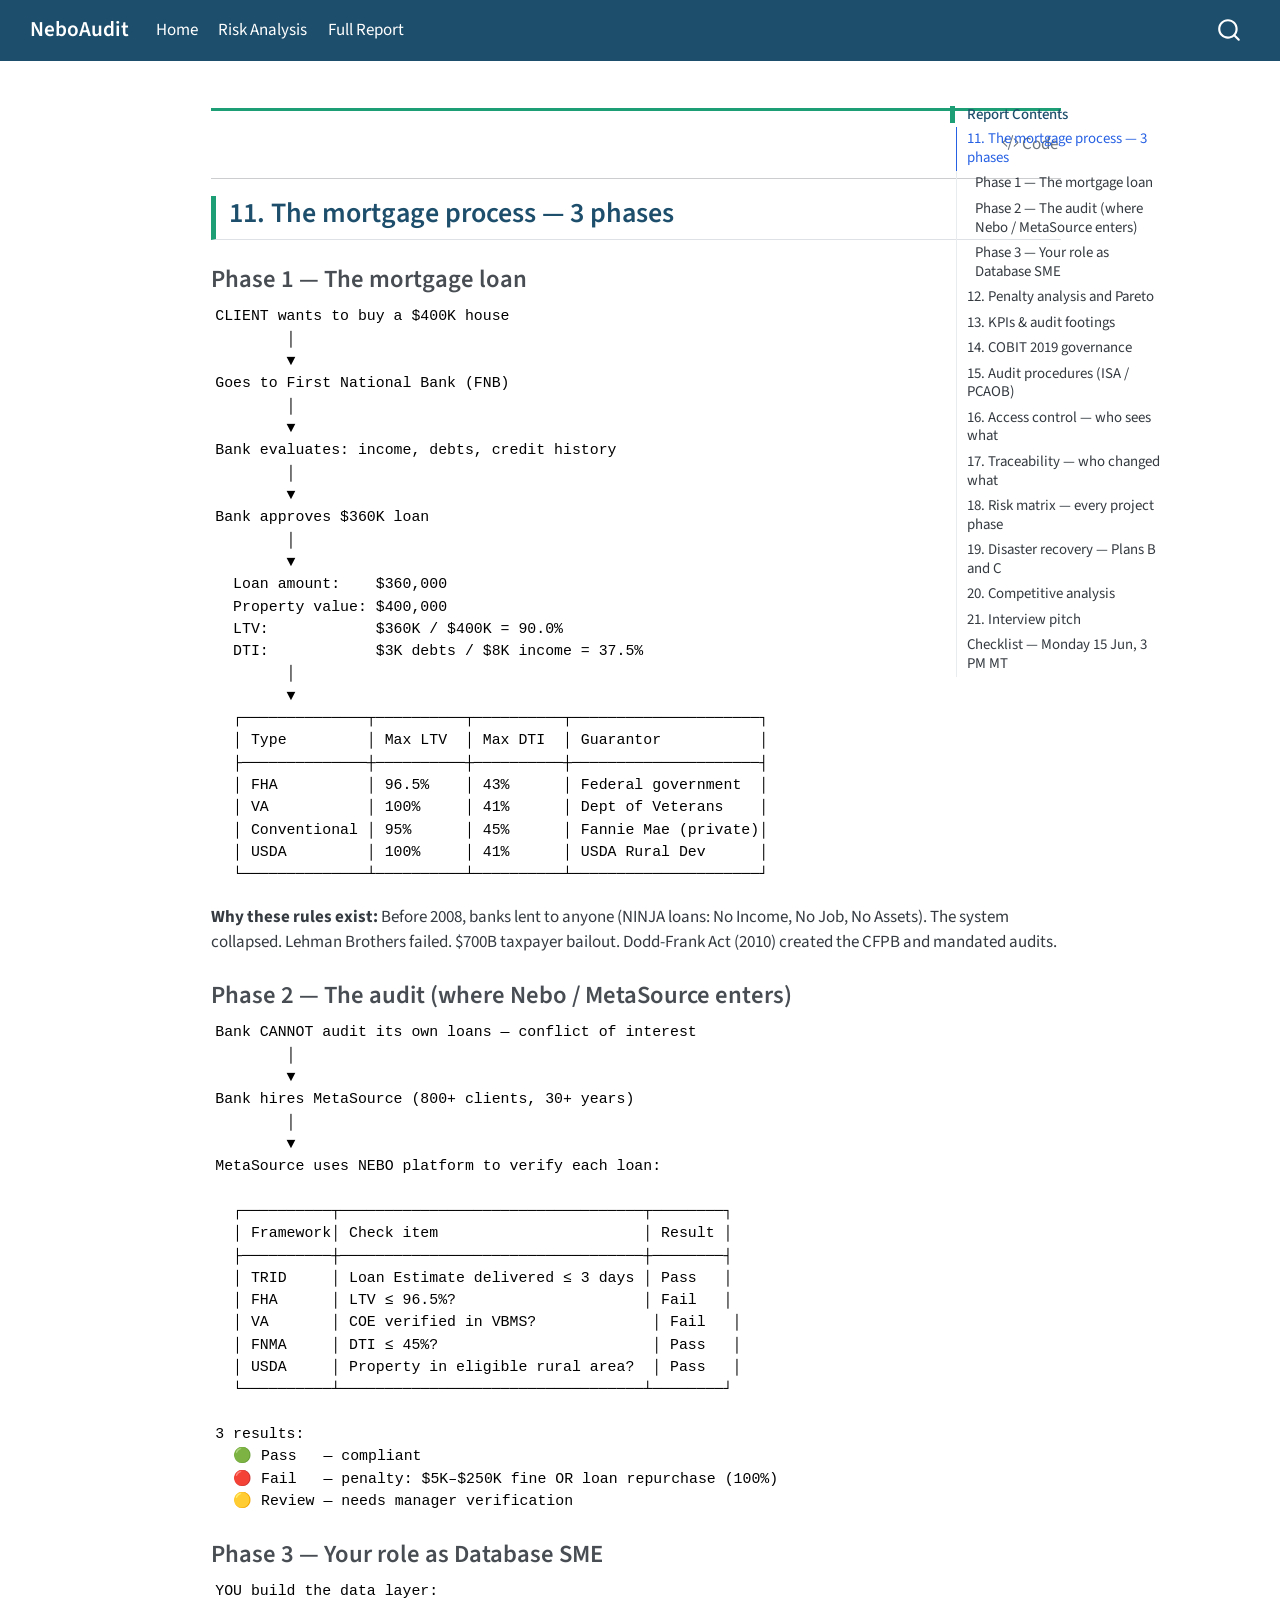
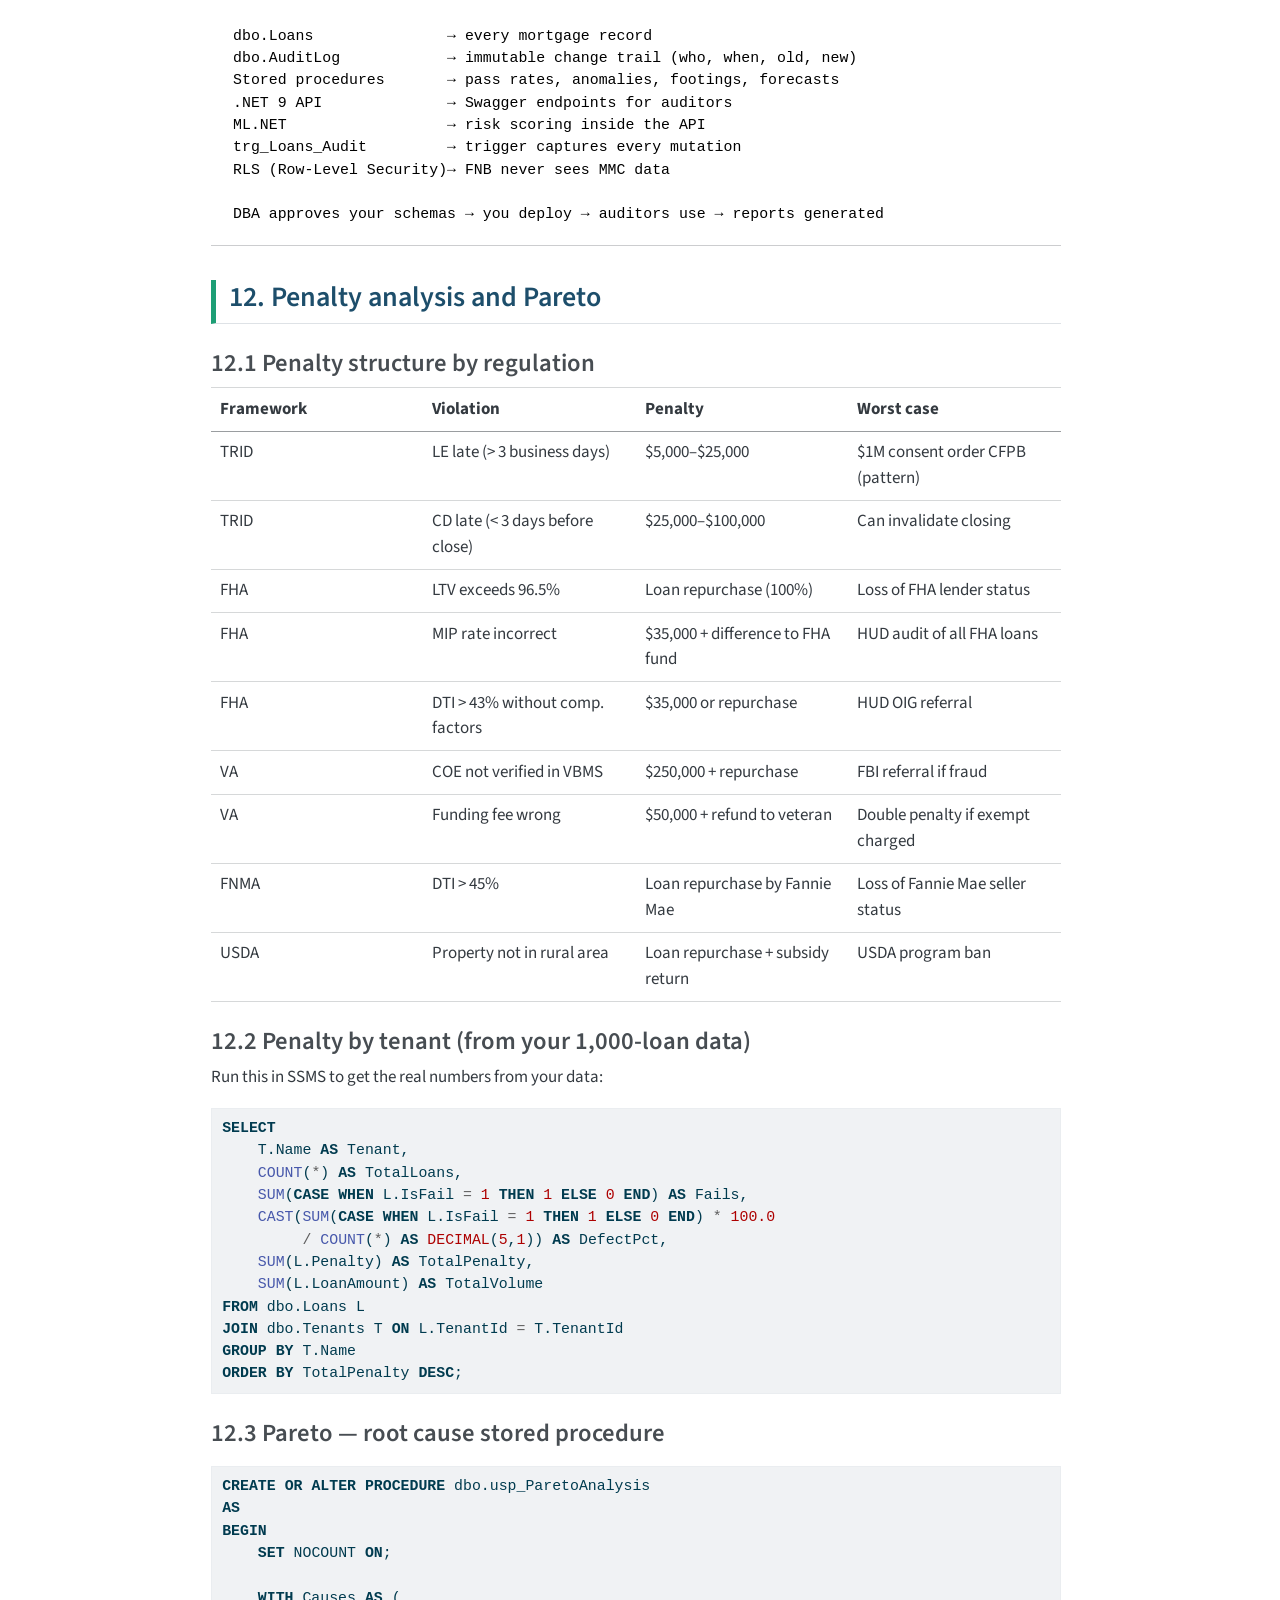
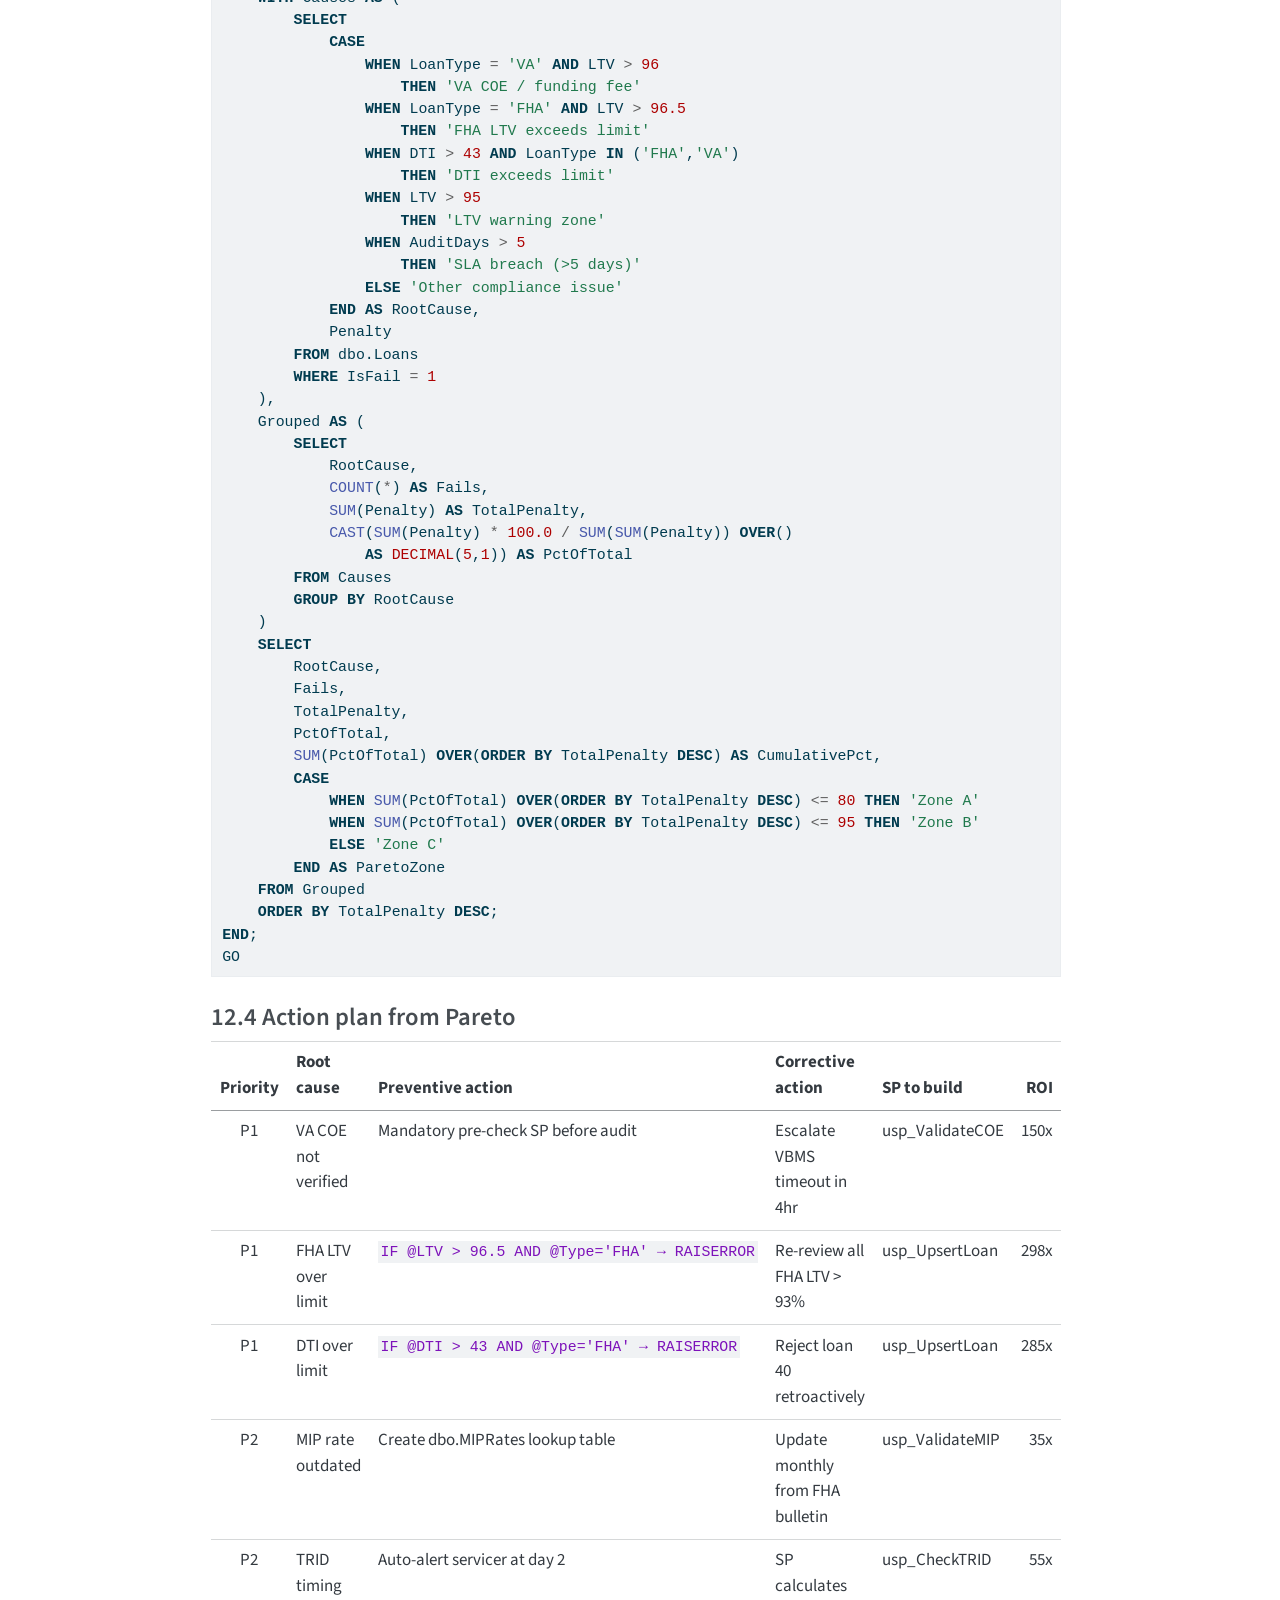
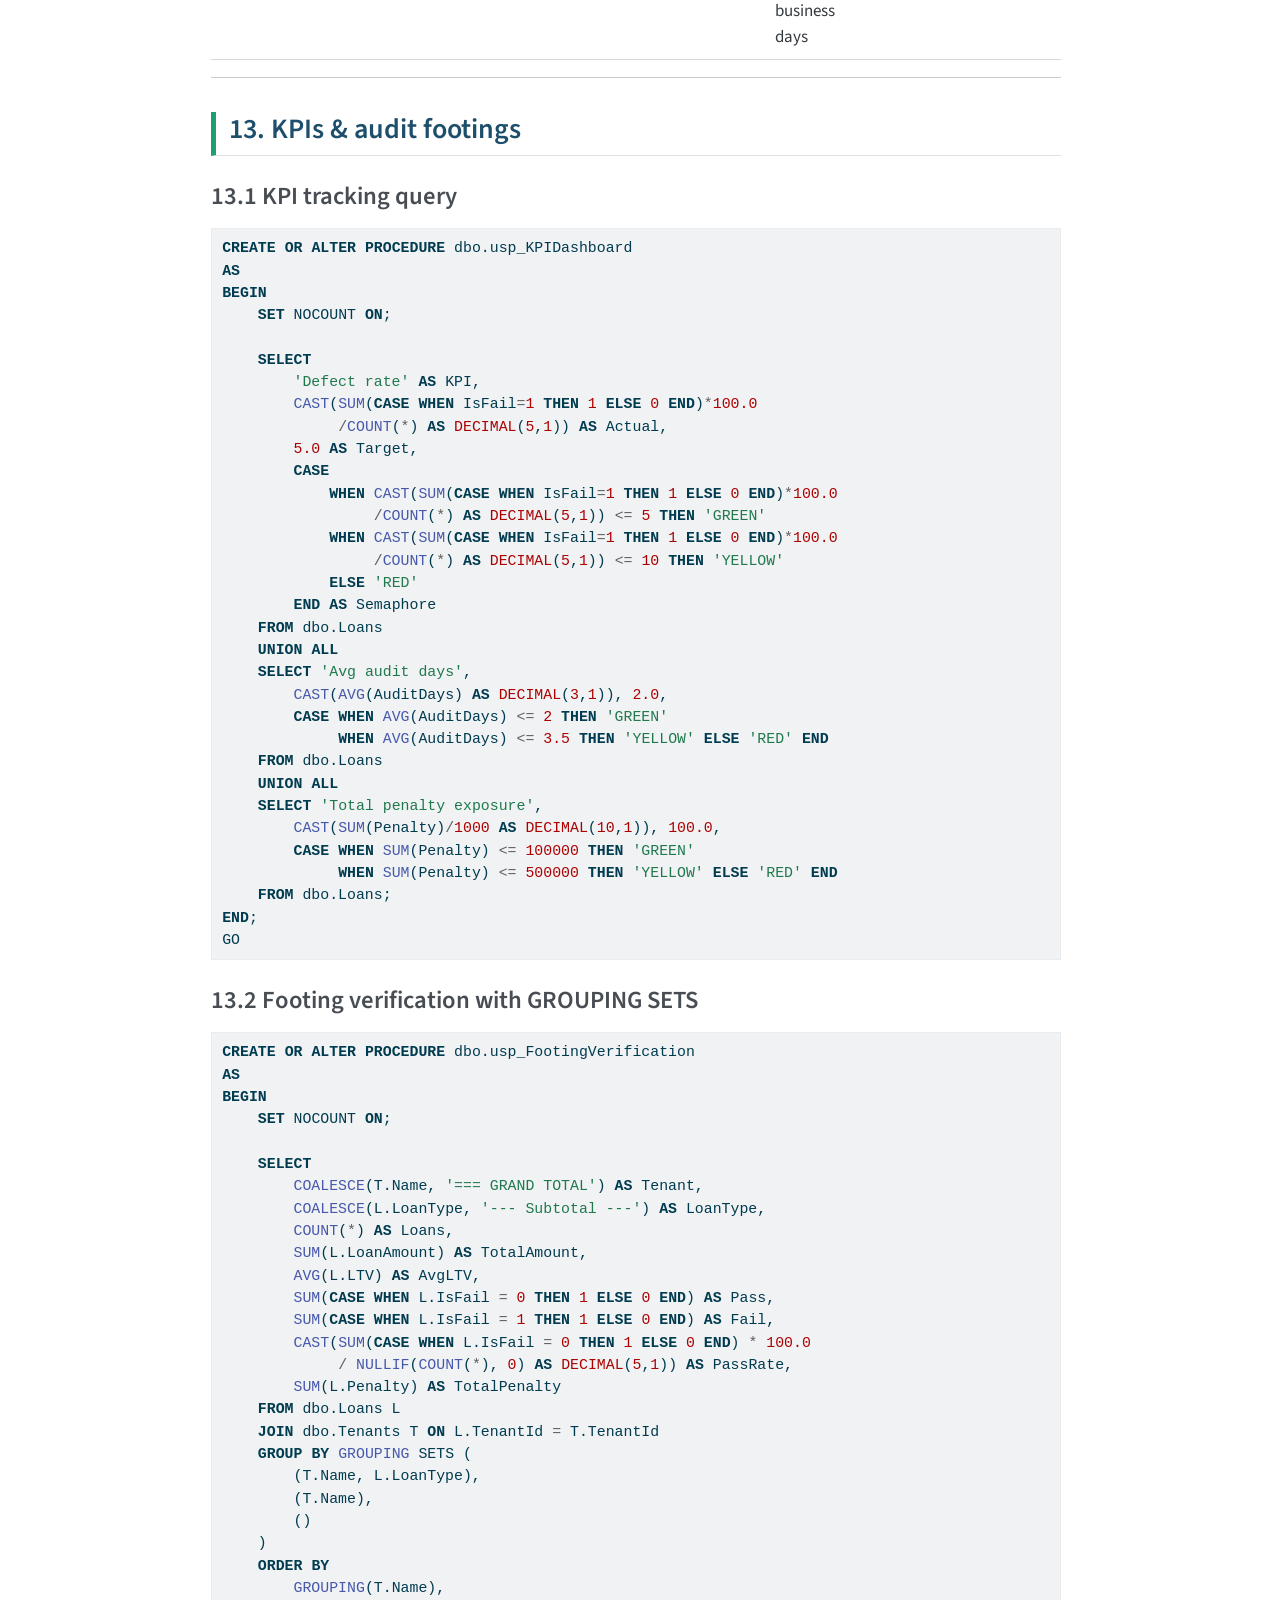
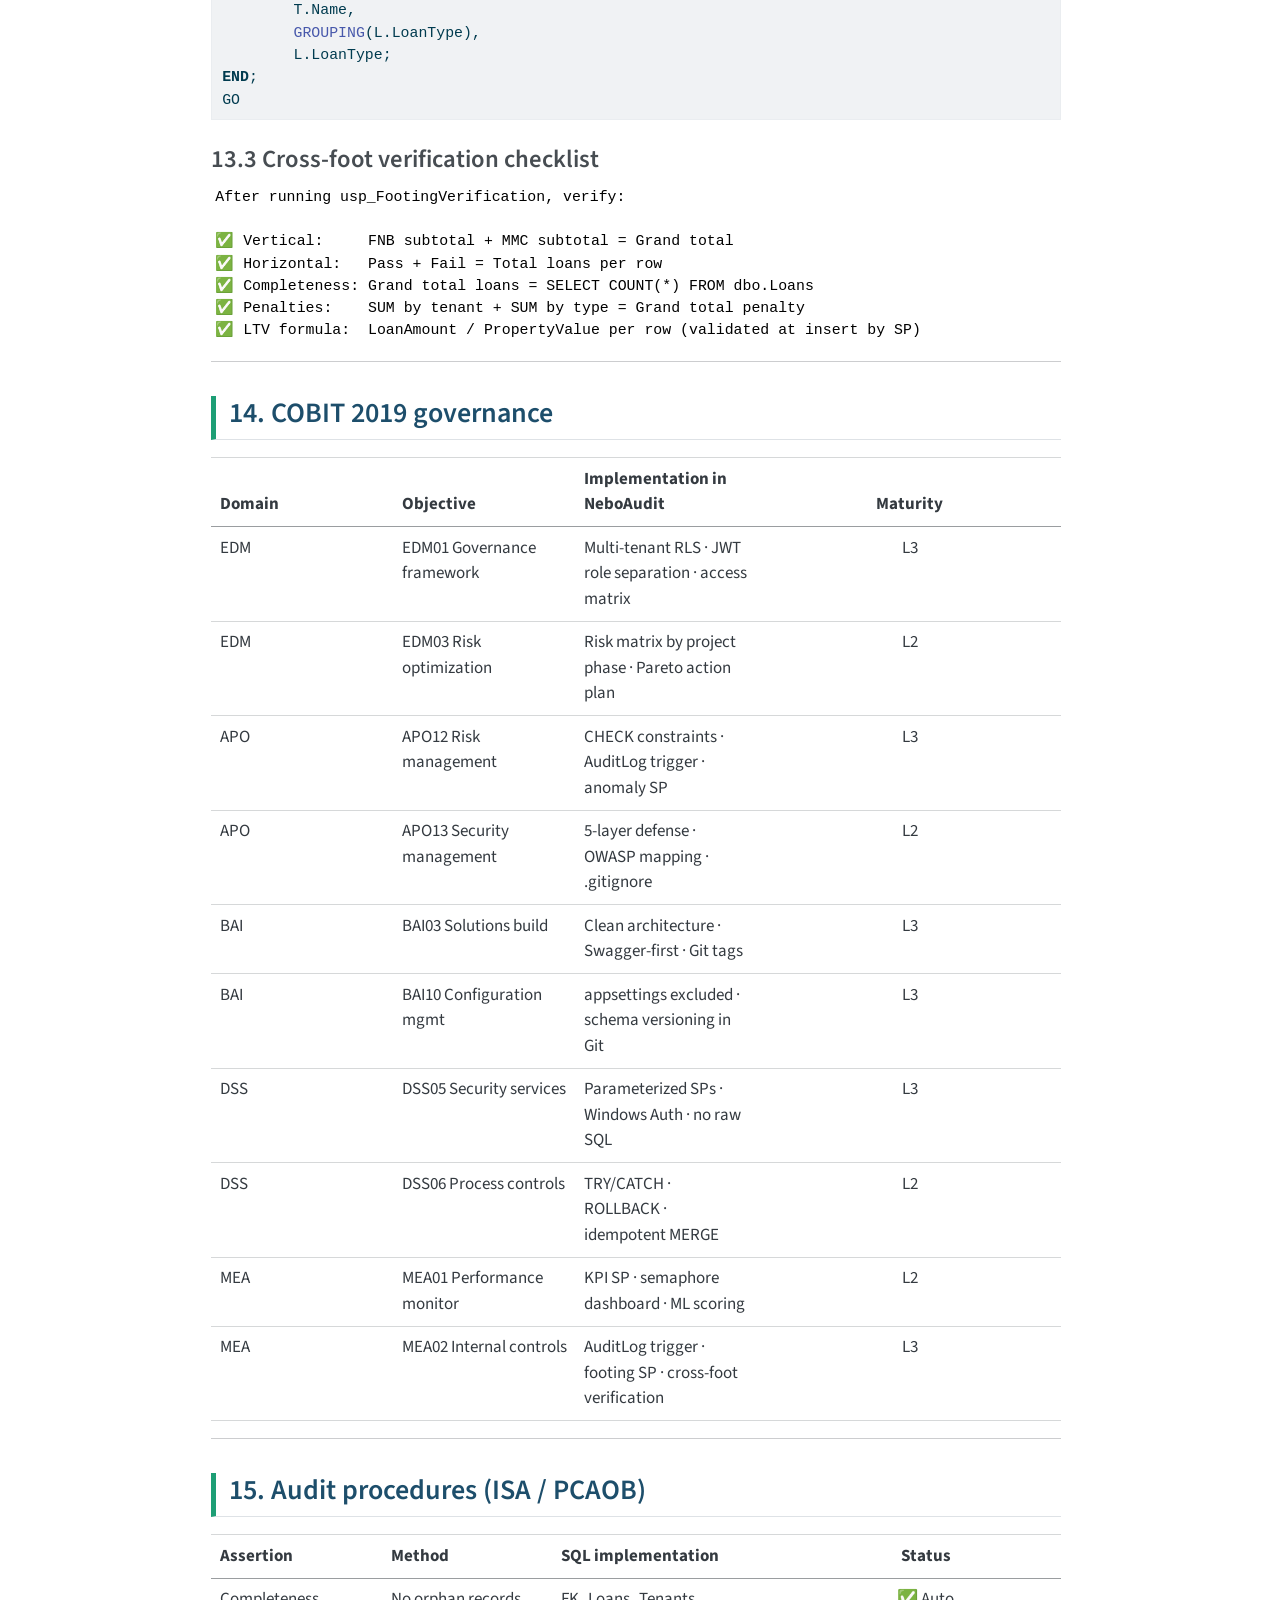
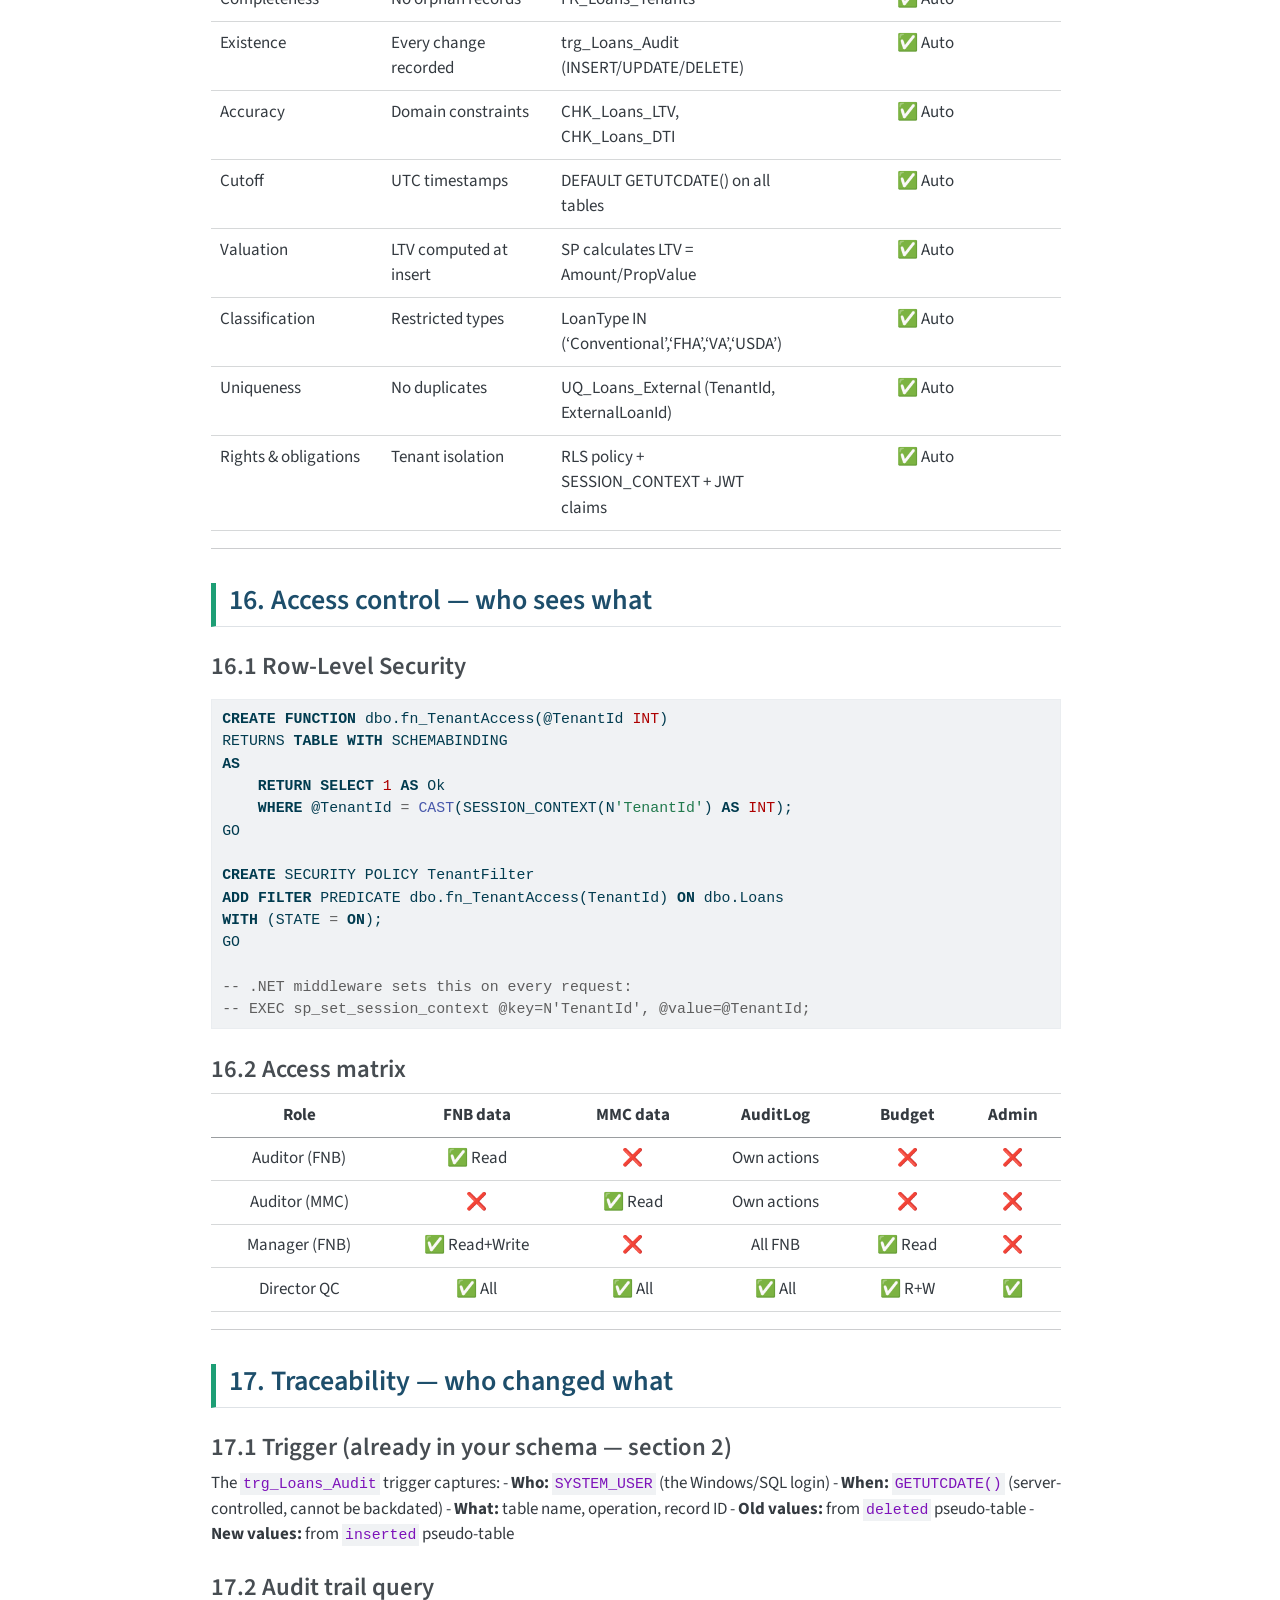
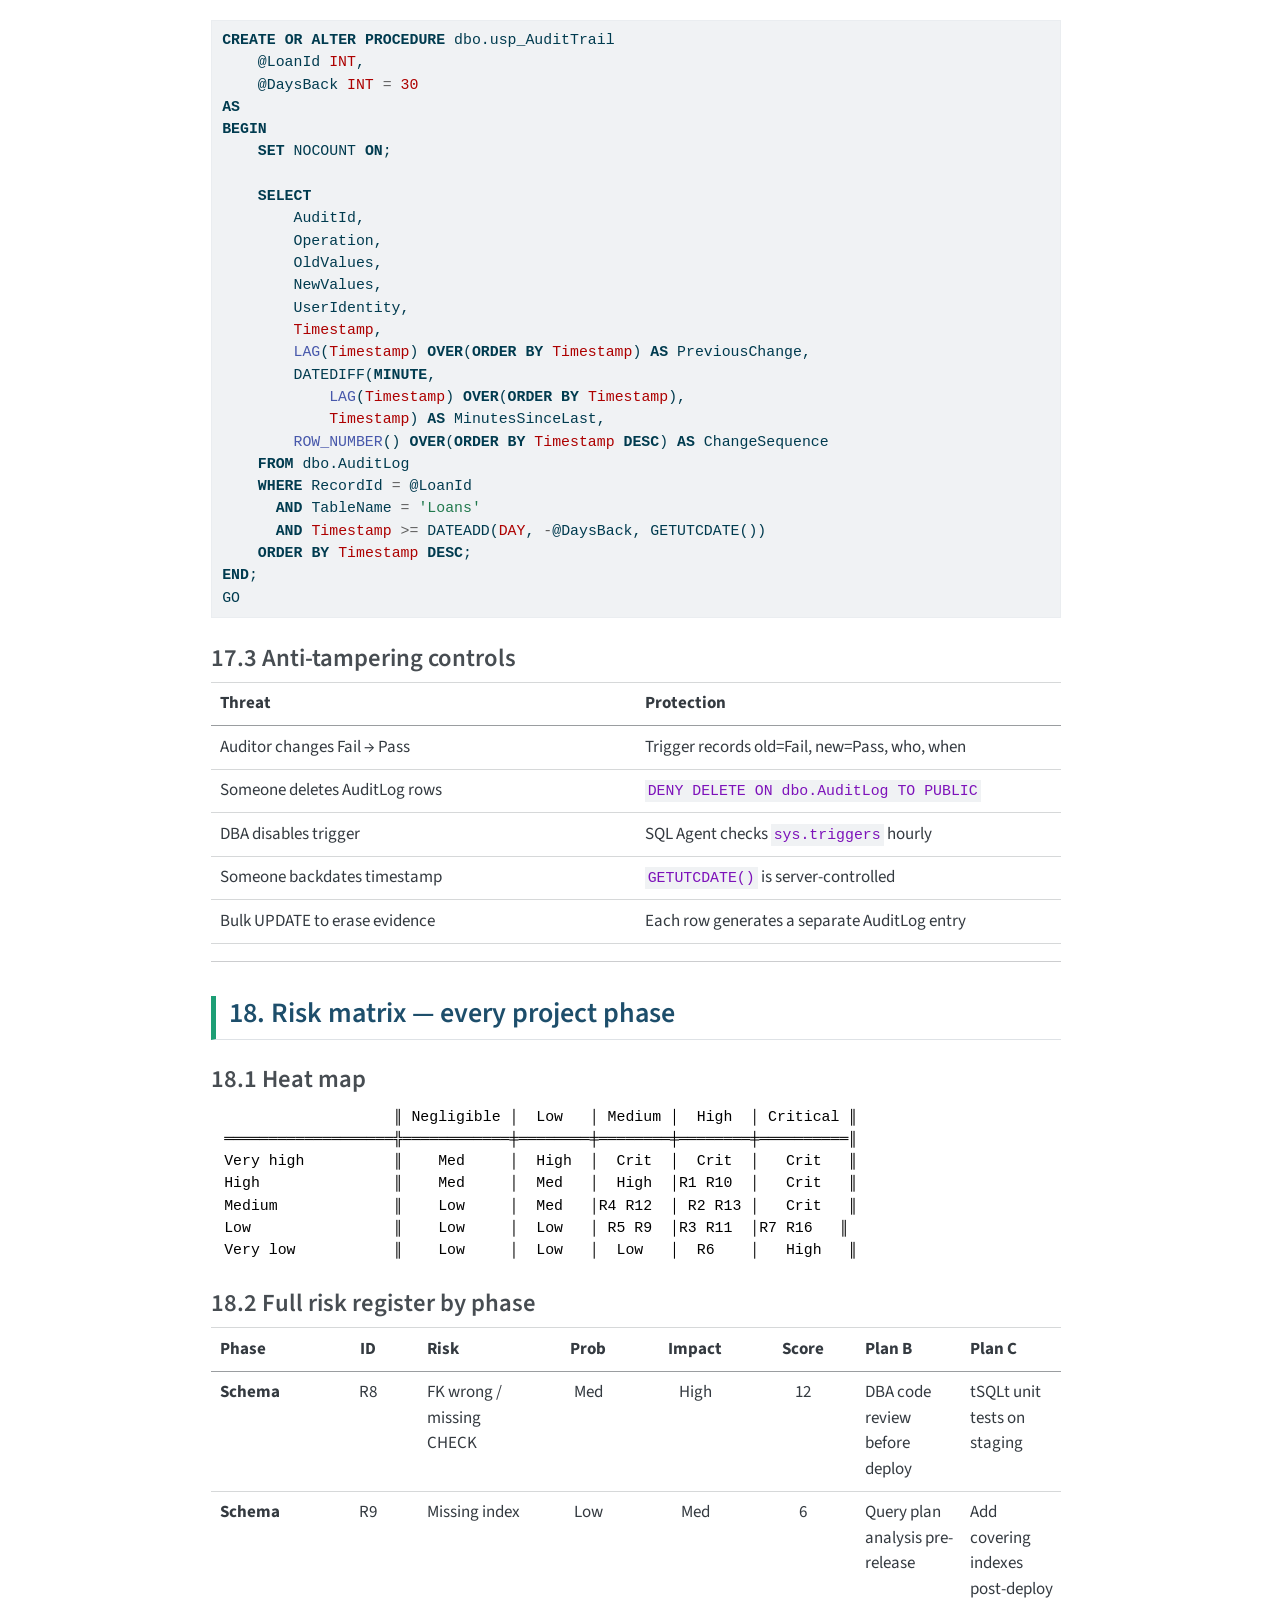
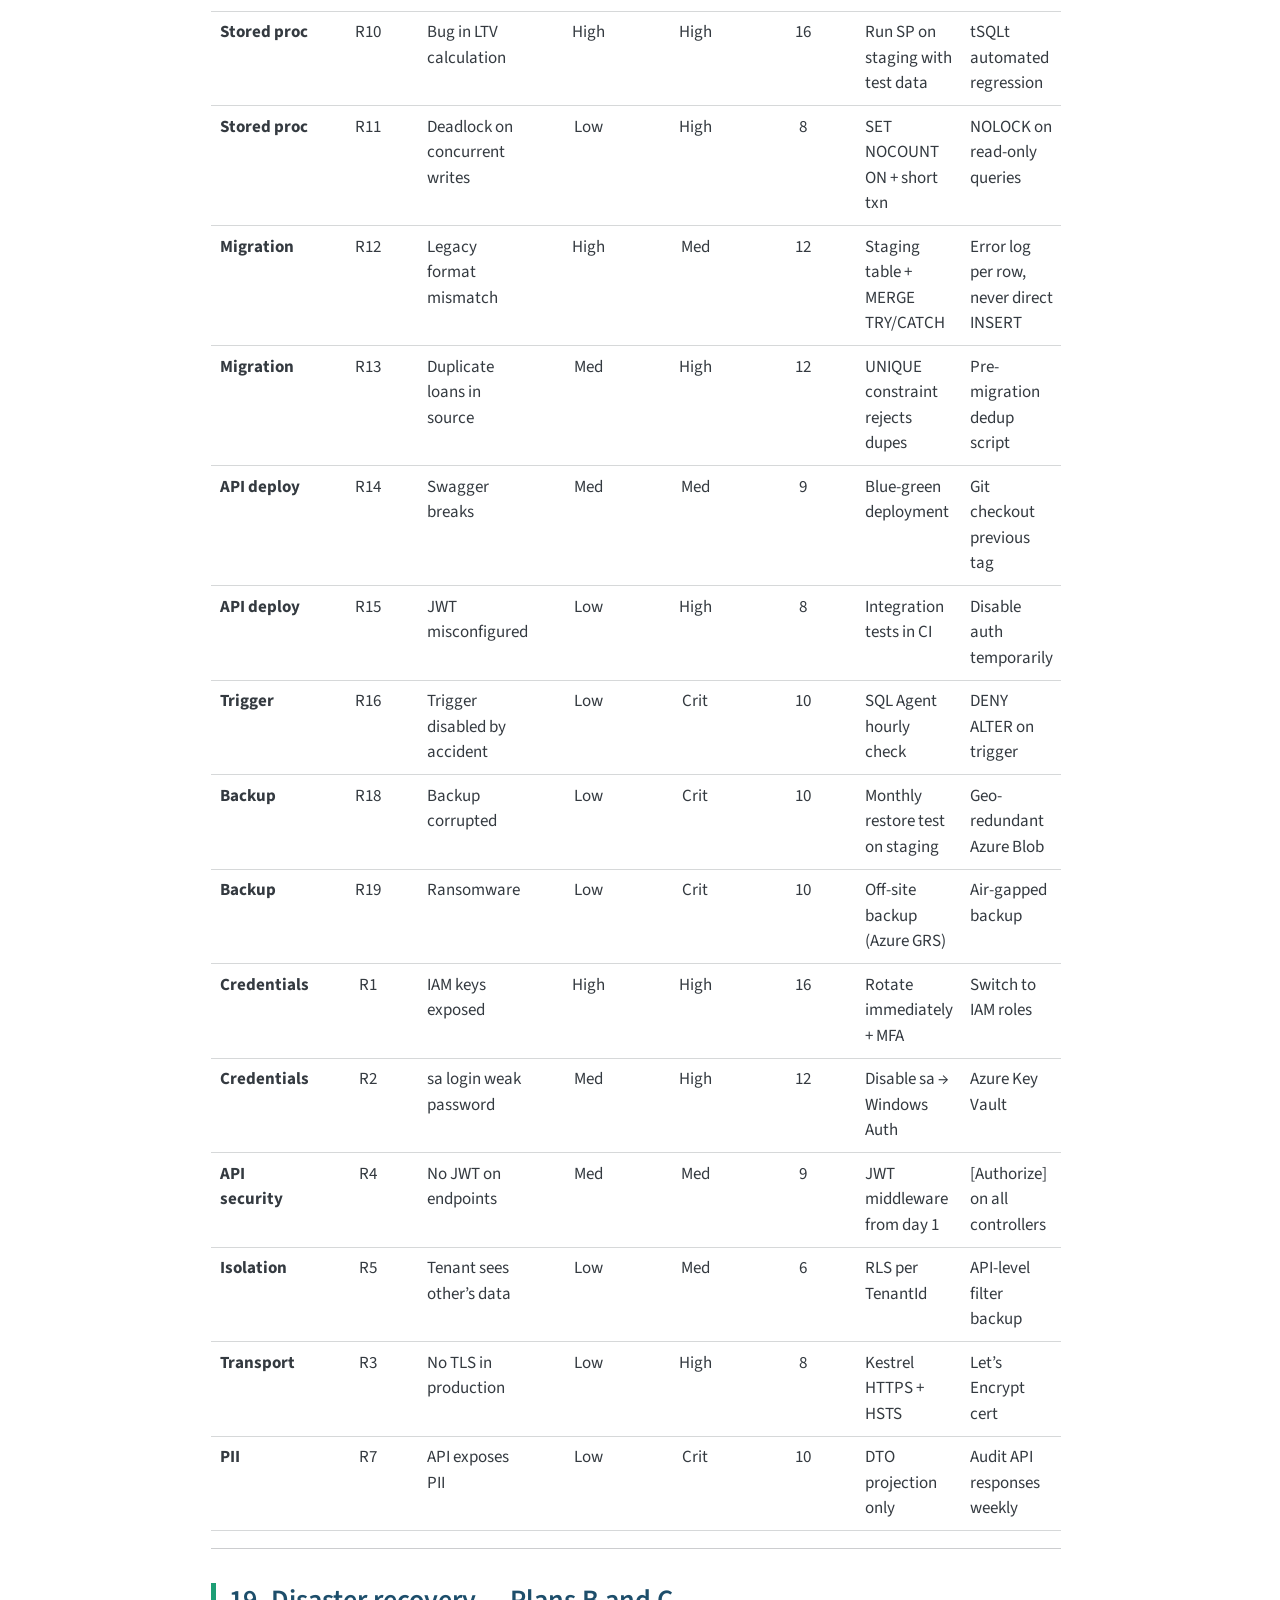
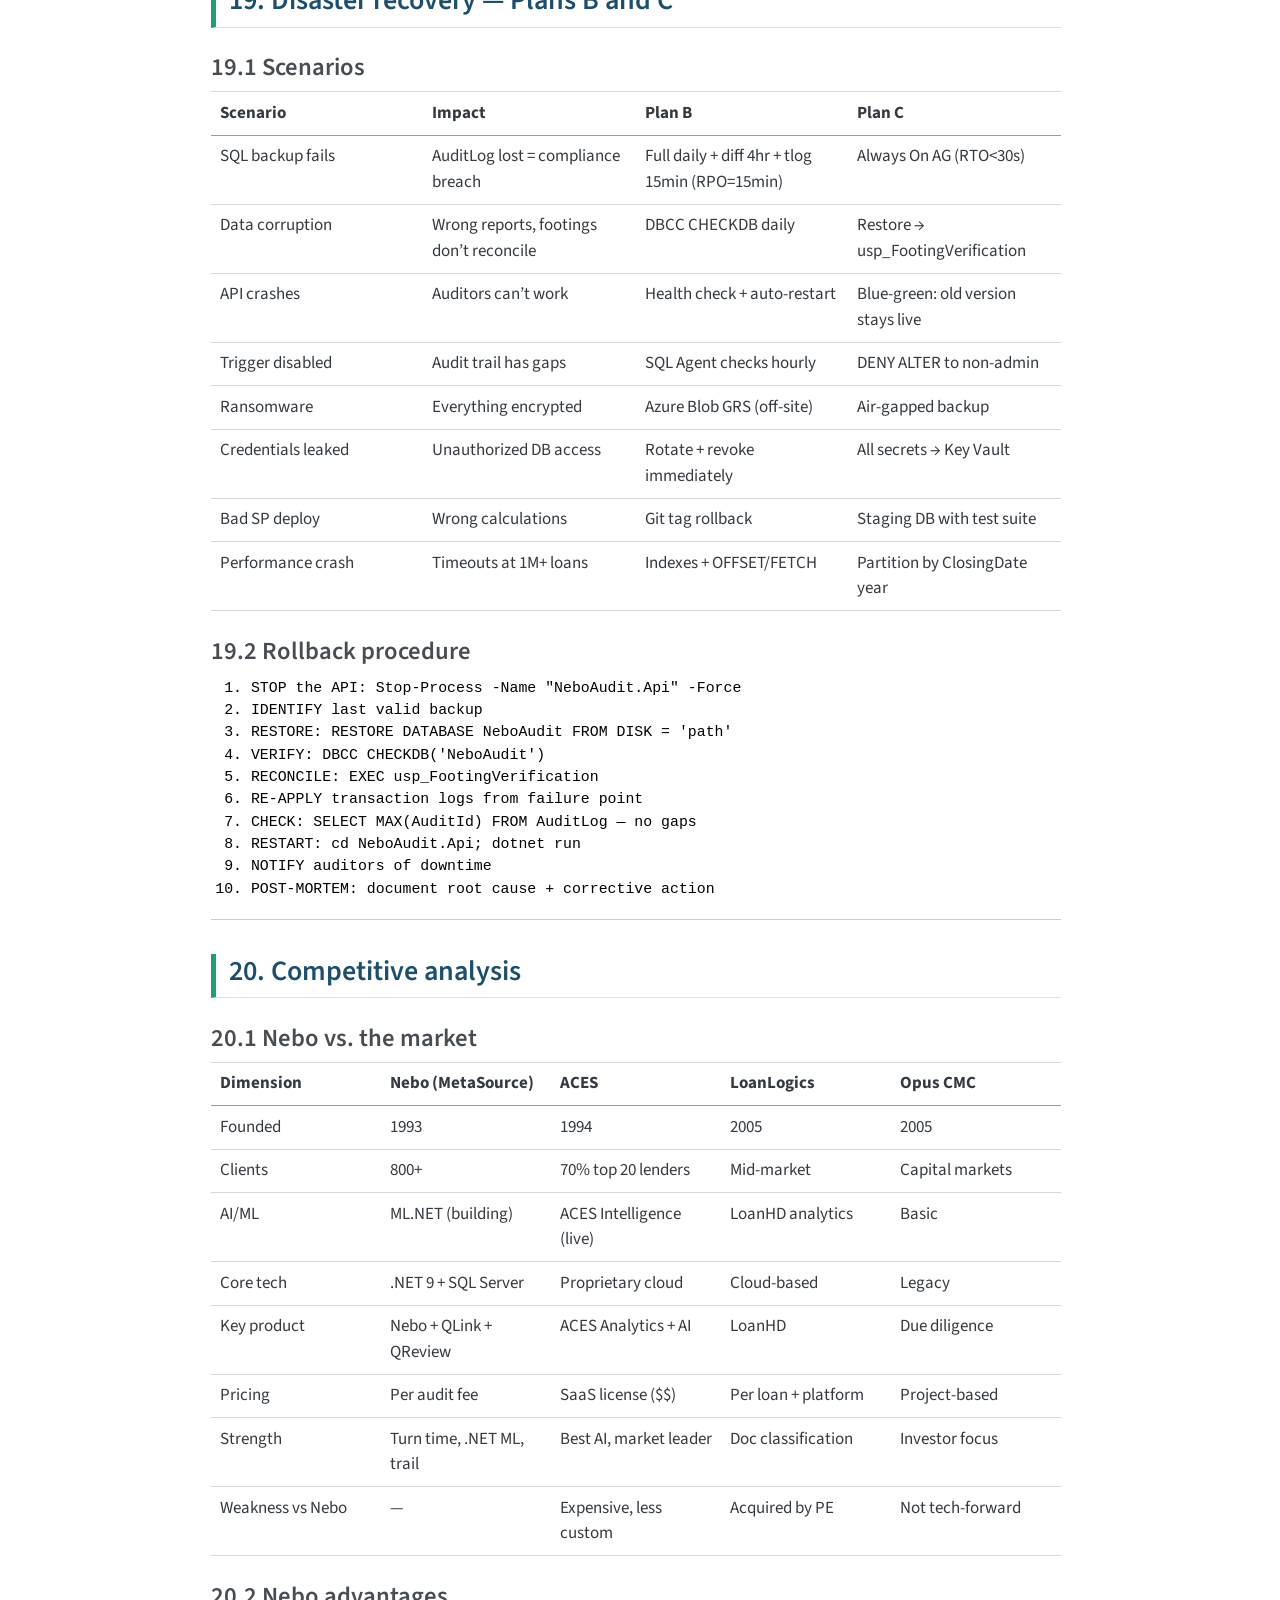
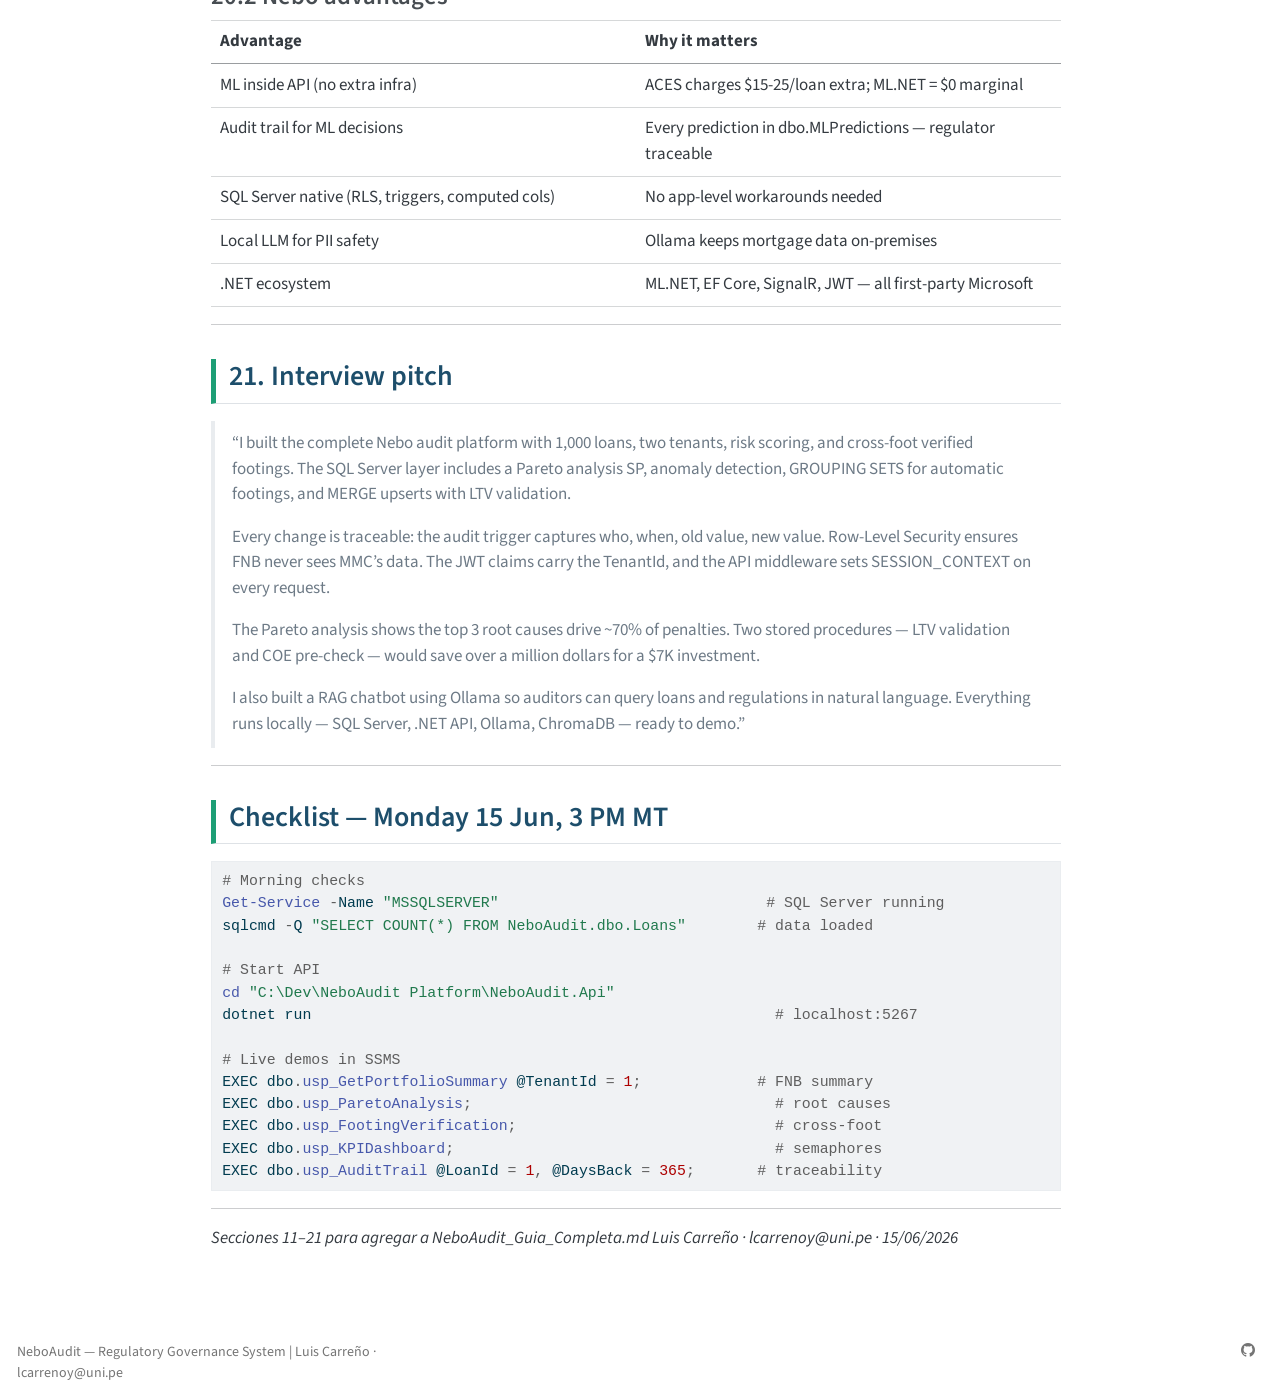
<file: NeboAudit_Guia_Completa.html>
<!DOCTYPE html>
<html xmlns="http://www.w3.org/1999/xhtml" lang="en" xml:lang="en"><head>

<meta charset="utf-8">
<meta name="generator" content="quarto-1.9.38">

<meta name="viewport" content="width=device-width, initial-scale=1.0, user-scalable=yes">


<title>neboaudit_guia_completa – NeboAudit</title>
<style>
/* Default styles provided by pandoc.
** See https://pandoc.org/MANUAL.html#variables-for-html for config info.
*/
code{white-space: pre-wrap;}
span.smallcaps{font-variant: small-caps;}
div.columns{display: flex; gap: min(4vw, 1.5em);}
div.column{flex: auto; overflow-x: auto;}
div.hanging-indent{margin-left: 1.5em; text-indent: -1.5em;}
ul.task-list{list-style: none;}
ul.task-list li input[type="checkbox"] {
  width: 0.8em;
  margin: 0 0.8em 0.2em -1em; /* quarto-specific, see https://github.com/quarto-dev/quarto-cli/issues/4556 */ 
  vertical-align: middle;
}
/* CSS for syntax highlighting */
html { -webkit-text-size-adjust: 100%; }
pre > code.sourceCode { white-space: pre; position: relative; }
pre > code.sourceCode > span { display: inline-block; line-height: 1.25; }
pre > code.sourceCode > span:empty { height: 1.2em; }
.sourceCode { overflow: visible; }
code.sourceCode > span { color: inherit; text-decoration: inherit; }
div.sourceCode { margin: 1em 0; }
pre.sourceCode { margin: 0; }
@media screen {
div.sourceCode { overflow: auto; }
}
@media print {
pre > code.sourceCode { white-space: pre-wrap; }
pre > code.sourceCode > span { text-indent: -5em; padding-left: 5em; }
}
pre.numberSource code
  { counter-reset: source-line 0; }
pre.numberSource code > span
  { position: relative; left: -4em; counter-increment: source-line; }
pre.numberSource code > span > a:first-child::before
  { content: counter(source-line);
    position: relative; left: -1em; text-align: right; vertical-align: baseline;
    border: none; display: inline-block;
    -webkit-touch-callout: none; -webkit-user-select: none;
    -khtml-user-select: none; -moz-user-select: none;
    -ms-user-select: none; user-select: none;
    padding: 0 4px; width: 4em;
  }
pre.numberSource { margin-left: 3em;  padding-left: 4px; }
div.sourceCode
  {   }
@media screen {
pre > code.sourceCode > span > a:first-child::before { text-decoration: underline; }
}
</style>


<script src="site_libs/quarto-nav/quarto-nav.js"></script>
<script src="site_libs/quarto-nav/headroom.min.js"></script>
<script src="site_libs/clipboard/clipboard.min.js"></script>
<script src="site_libs/quarto-search/autocomplete.umd.js"></script>
<script src="site_libs/quarto-search/fuse.min.js"></script>
<script src="site_libs/quarto-search/quarto-search.js"></script>
<meta name="quarto:offset" content="./">
<script src="site_libs/quarto-html/quarto.js" type="module"></script>
<script src="site_libs/quarto-html/tabsets/tabsets.js" type="module"></script>
<script src="site_libs/quarto-html/popper.min.js"></script>
<script src="site_libs/quarto-html/tippy.umd.min.js"></script>
<script src="site_libs/quarto-html/anchor.min.js"></script>
<link href="site_libs/quarto-html/tippy.css" rel="stylesheet">
<link href="site_libs/quarto-html/quarto-syntax-highlighting-15634bcf2e68342d4ad2dfa704d543f6.css" rel="stylesheet" id="quarto-text-highlighting-styles">
<script src="site_libs/bootstrap/bootstrap.min.js"></script>
<link href="site_libs/bootstrap/bootstrap-icons.css" rel="stylesheet">
<link href="site_libs/bootstrap/bootstrap-c404748165f53a3e38dae2bbf559422a.min.css" rel="stylesheet" append-hash="true" id="quarto-bootstrap" data-mode="light">
<script id="quarto-search-options" type="application/json">{
  "location": "navbar",
  "copy-button": false,
  "collapse-after": 3,
  "panel-placement": "end",
  "type": "overlay",
  "limit": 50,
  "keyboard-shortcut": [
    "f",
    "/",
    "s"
  ],
  "show-item-context": false,
  "language": {
    "search-no-results-text": "No results",
    "search-matching-documents-text": "matching documents",
    "search-copy-link-title": "Copy link to search",
    "search-hide-matches-text": "Hide additional matches",
    "search-more-match-text": "more match in this document",
    "search-more-matches-text": "more matches in this document",
    "search-clear-button-title": "Clear",
    "search-text-placeholder": "",
    "search-detached-cancel-button-title": "Cancel",
    "search-submit-button-title": "Submit",
    "search-label": "Search"
  }
}</script>
<style>html{ scroll-behavior: smooth; }</style>
</head><body class="nav-fixed quarto-light">﻿<style>
/* 1. Candado al contenedor principal del reporte */
.quarto-container, main, .page-columns, #quarto-document-content {
    max-width: 1100px !important; /* Evita que el reporte se estire infinitamente */
    margin: 0 auto !important;
    float: none !important;
}

/* 2. Control estricto para que los gráficos NO causen desborde */
.cell-output-display img, .quarto-figure img, img {
    max-width: 100% !important;   /* Ajuste perfecto al ancho del texto */
    height: auto !important;
    max-height: 420px !important;  /* Evita que sean muy altos verticalmente */
    display: block !important;
    margin: 1.5rem auto !important;
}

/* 3. Evitar que el código largo estire la página (Culpable del scroll horizontal) */
pre, code, .cell-output-stdout, .sourceCode {
    max-width: 100% !important;
    overflow-x: auto !important;   /* Si el código es largo, el scroll se queda DENTRO de la caja negra */
    white-space: pre !important;
}

/* Estilos de identidad NeboAudit */
.navbar { background: #1D4E6B !important; }
.navbar-brand { color: white !important; font-weight: 600; }
h1 { color: #1D4E6B; border-bottom: 3px solid #1D9E75; padding-bottom: .5rem; }
h2 { color: #1D4E6B; border-left: 5px solid #1D9E75; padding-left: .75rem; }
.cross-foot-box { background: #E1F5EE; border-left: 5px solid #1D9E75; padding: 1rem; color: #0A5C46; font-family: monospace; }
</style>






<div id="quarto-search-results"></div>
  <header id="quarto-header" class="headroom fixed-top">
    <nav class="navbar navbar-expand-lg " data-bs-theme="dark">
      <div class="navbar-container container-fluid">
      <div class="navbar-brand-container mx-auto">
    <a class="navbar-brand" href="./index.html">
    <span class="navbar-title">NeboAudit</span>
    </a>
  </div>
            <div id="quarto-search" class="" title="Search"></div>
          <button class="navbar-toggler" type="button" data-bs-toggle="collapse" data-bs-target="#navbarCollapse" aria-controls="navbarCollapse" role="menu" aria-expanded="false" aria-label="Toggle navigation" onclick="if (window.quartoToggleHeadroom) { window.quartoToggleHeadroom(); }">
  <span class="navbar-toggler-icon"></span>
</button>
          <div class="collapse navbar-collapse" id="navbarCollapse">
            <ul class="navbar-nav navbar-nav-scroll me-auto">
  <li class="nav-item">
    <a class="nav-link" href="./NeboAudit_FULL_Report.html"> 
<span class="menu-text">Home</span></a>
  </li>  
  <li class="nav-item">
    <a class="nav-link" href="./reporte_patrones.html"> 
<span class="menu-text">Risk Analysis</span></a>
  </li>  
  <li class="nav-item">
    <a class="nav-link" href="./NeboAudit_FULL_Report.html"> 
<span class="menu-text">Full Report</span></a>
  </li>  
</ul>
          </div> <!-- /navcollapse -->
            <div class="quarto-navbar-tools">
</div>
      </div> <!-- /container-fluid -->
    </nav>
</header>
<!-- content -->
<div id="quarto-content" class="quarto-container page-columns page-rows-contents page-layout-article page-navbar">
<!-- sidebar -->
<!-- margin-sidebar -->
    <div id="quarto-margin-sidebar" class="sidebar margin-sidebar">
        <nav id="TOC" role="doc-toc" class="toc-active">
    <h2 id="toc-title">Report Contents</h2>
   
  <ul>
  <li><a href="#the-mortgage-process-3-phases" id="toc-the-mortgage-process-3-phases" class="nav-link active" data-scroll-target="#the-mortgage-process-3-phases">11. The mortgage process — 3 phases</a>
  <ul class="collapse">
  <li><a href="#phase-1-the-mortgage-loan" id="toc-phase-1-the-mortgage-loan" class="nav-link" data-scroll-target="#phase-1-the-mortgage-loan">Phase 1 — The mortgage loan</a></li>
  <li><a href="#phase-2-the-audit-where-nebo-metasource-enters" id="toc-phase-2-the-audit-where-nebo-metasource-enters" class="nav-link" data-scroll-target="#phase-2-the-audit-where-nebo-metasource-enters">Phase 2 — The audit (where Nebo / MetaSource enters)</a></li>
  <li><a href="#phase-3-your-role-as-database-sme" id="toc-phase-3-your-role-as-database-sme" class="nav-link" data-scroll-target="#phase-3-your-role-as-database-sme">Phase 3 — Your role as Database SME</a></li>
  </ul></li>
  <li><a href="#penalty-analysis-and-pareto" id="toc-penalty-analysis-and-pareto" class="nav-link" data-scroll-target="#penalty-analysis-and-pareto">12. Penalty analysis and Pareto</a>
  <ul class="collapse">
  <li><a href="#penalty-structure-by-regulation" id="toc-penalty-structure-by-regulation" class="nav-link" data-scroll-target="#penalty-structure-by-regulation">12.1 Penalty structure by regulation</a></li>
  <li><a href="#penalty-by-tenant-from-your-1000-loan-data" id="toc-penalty-by-tenant-from-your-1000-loan-data" class="nav-link" data-scroll-target="#penalty-by-tenant-from-your-1000-loan-data">12.2 Penalty by tenant (from your 1,000-loan data)</a></li>
  <li><a href="#pareto-root-cause-stored-procedure" id="toc-pareto-root-cause-stored-procedure" class="nav-link" data-scroll-target="#pareto-root-cause-stored-procedure">12.3 Pareto — root cause stored procedure</a></li>
  <li><a href="#action-plan-from-pareto" id="toc-action-plan-from-pareto" class="nav-link" data-scroll-target="#action-plan-from-pareto">12.4 Action plan from Pareto</a></li>
  </ul></li>
  <li><a href="#kpis-audit-footings" id="toc-kpis-audit-footings" class="nav-link" data-scroll-target="#kpis-audit-footings">13. KPIs &amp; audit footings</a>
  <ul class="collapse">
  <li><a href="#kpi-tracking-query" id="toc-kpi-tracking-query" class="nav-link" data-scroll-target="#kpi-tracking-query">13.1 KPI tracking query</a></li>
  <li><a href="#footing-verification-with-grouping-sets" id="toc-footing-verification-with-grouping-sets" class="nav-link" data-scroll-target="#footing-verification-with-grouping-sets">13.2 Footing verification with GROUPING SETS</a></li>
  <li><a href="#cross-foot-verification-checklist" id="toc-cross-foot-verification-checklist" class="nav-link" data-scroll-target="#cross-foot-verification-checklist">13.3 Cross-foot verification checklist</a></li>
  </ul></li>
  <li><a href="#cobit-2019-governance" id="toc-cobit-2019-governance" class="nav-link" data-scroll-target="#cobit-2019-governance">14. COBIT 2019 governance</a></li>
  <li><a href="#audit-procedures-isa-pcaob" id="toc-audit-procedures-isa-pcaob" class="nav-link" data-scroll-target="#audit-procedures-isa-pcaob">15. Audit procedures (ISA / PCAOB)</a></li>
  <li><a href="#access-control-who-sees-what" id="toc-access-control-who-sees-what" class="nav-link" data-scroll-target="#access-control-who-sees-what">16. Access control — who sees what</a>
  <ul class="collapse">
  <li><a href="#row-level-security" id="toc-row-level-security" class="nav-link" data-scroll-target="#row-level-security">16.1 Row-Level Security</a></li>
  <li><a href="#access-matrix" id="toc-access-matrix" class="nav-link" data-scroll-target="#access-matrix">16.2 Access matrix</a></li>
  </ul></li>
  <li><a href="#traceability-who-changed-what" id="toc-traceability-who-changed-what" class="nav-link" data-scroll-target="#traceability-who-changed-what">17. Traceability — who changed what</a>
  <ul class="collapse">
  <li><a href="#trigger-already-in-your-schema-section-2" id="toc-trigger-already-in-your-schema-section-2" class="nav-link" data-scroll-target="#trigger-already-in-your-schema-section-2">17.1 Trigger (already in your schema — section 2)</a></li>
  <li><a href="#audit-trail-query" id="toc-audit-trail-query" class="nav-link" data-scroll-target="#audit-trail-query">17.2 Audit trail query</a></li>
  <li><a href="#anti-tampering-controls" id="toc-anti-tampering-controls" class="nav-link" data-scroll-target="#anti-tampering-controls">17.3 Anti-tampering controls</a></li>
  </ul></li>
  <li><a href="#risk-matrix-every-project-phase" id="toc-risk-matrix-every-project-phase" class="nav-link" data-scroll-target="#risk-matrix-every-project-phase">18. Risk matrix — every project phase</a>
  <ul class="collapse">
  <li><a href="#heat-map" id="toc-heat-map" class="nav-link" data-scroll-target="#heat-map">18.1 Heat map</a></li>
  <li><a href="#full-risk-register-by-phase" id="toc-full-risk-register-by-phase" class="nav-link" data-scroll-target="#full-risk-register-by-phase">18.2 Full risk register by phase</a></li>
  </ul></li>
  <li><a href="#disaster-recovery-plans-b-and-c" id="toc-disaster-recovery-plans-b-and-c" class="nav-link" data-scroll-target="#disaster-recovery-plans-b-and-c">19. Disaster recovery — Plans B and C</a>
  <ul class="collapse">
  <li><a href="#scenarios" id="toc-scenarios" class="nav-link" data-scroll-target="#scenarios">19.1 Scenarios</a></li>
  <li><a href="#rollback-procedure" id="toc-rollback-procedure" class="nav-link" data-scroll-target="#rollback-procedure">19.2 Rollback procedure</a></li>
  </ul></li>
  <li><a href="#competitive-analysis" id="toc-competitive-analysis" class="nav-link" data-scroll-target="#competitive-analysis">20. Competitive analysis</a>
  <ul class="collapse">
  <li><a href="#nebo-vs.-the-market" id="toc-nebo-vs.-the-market" class="nav-link" data-scroll-target="#nebo-vs.-the-market">20.1 Nebo vs.&nbsp;the market</a></li>
  <li><a href="#nebo-advantages" id="toc-nebo-advantages" class="nav-link" data-scroll-target="#nebo-advantages">20.2 Nebo advantages</a></li>
  </ul></li>
  <li><a href="#interview-pitch" id="toc-interview-pitch" class="nav-link" data-scroll-target="#interview-pitch">21. Interview pitch</a></li>
  <li><a href="#checklist-monday-15-jun-3-pm-mt" id="toc-checklist-monday-15-jun-3-pm-mt" class="nav-link" data-scroll-target="#checklist-monday-15-jun-3-pm-mt">Checklist — Monday 15 Jun, 3 PM MT</a></li>
  </ul>
</nav>
    </div>
<!-- main -->
<main class="content" id="quarto-document-content"><header id="title-block-header" class="quarto-title-block"><h1 class="title display-7"></h1></header><div class="quarto-title-block"><div class="quarto-title-tools-only"><button type="button" class="btn code-tools-button" id="quarto-code-tools-source"><i class="bi"></i> Code</button></div></div>




<hr>
<section id="the-mortgage-process-3-phases" class="level2">
<h2 class="anchored" data-anchor-id="the-mortgage-process-3-phases">11. The mortgage process — 3 phases</h2>
<section id="phase-1-the-mortgage-loan" class="level3">
<h3 class="anchored" data-anchor-id="phase-1-the-mortgage-loan">Phase 1 — The mortgage loan</h3>
<pre><code>CLIENT wants to buy a $400K house
        │
        ▼
Goes to First National Bank (FNB)
        │
        ▼
Bank evaluates: income, debts, credit history
        │
        ▼
Bank approves $360K loan
        │
        ▼
  Loan amount:    $360,000
  Property value: $400,000
  LTV:            $360K / $400K = 90.0%
  DTI:            $3K debts / $8K income = 37.5%
        │
        ▼
  ┌──────────────┬──────────┬──────────┬─────────────────────┐
  │ Type         │ Max LTV  │ Max DTI  │ Guarantor           │
  ├──────────────┼──────────┼──────────┼─────────────────────┤
  │ FHA          │ 96.5%    │ 43%      │ Federal government  │
  │ VA           │ 100%     │ 41%      │ Dept of Veterans    │
  │ Conventional │ 95%      │ 45%      │ Fannie Mae (private)│
  │ USDA         │ 100%     │ 41%      │ USDA Rural Dev      │
  └──────────────┴──────────┴──────────┴─────────────────────┘</code></pre>
<p><strong>Why these rules exist:</strong> Before 2008, banks lent to anyone (NINJA loans: No Income, No Job, No Assets). The system collapsed. Lehman Brothers failed. $700B taxpayer bailout. Dodd-Frank Act (2010) created the CFPB and mandated audits.</p>
</section>
<section id="phase-2-the-audit-where-nebo-metasource-enters" class="level3">
<h3 class="anchored" data-anchor-id="phase-2-the-audit-where-nebo-metasource-enters">Phase 2 — The audit (where Nebo / MetaSource enters)</h3>
<pre><code>Bank CANNOT audit its own loans — conflict of interest
        │
        ▼
Bank hires MetaSource (800+ clients, 30+ years)
        │
        ▼
MetaSource uses NEBO platform to verify each loan:

  ┌──────────┬──────────────────────────────────┬────────┐
  │ Framework│ Check item                       │ Result │
  ├──────────┼──────────────────────────────────┼────────┤
  │ TRID     │ Loan Estimate delivered ≤ 3 days │ Pass   │
  │ FHA      │ LTV ≤ 96.5%?                     │ Fail   │
  │ VA       │ COE verified in VBMS?             │ Fail   │
  │ FNMA     │ DTI ≤ 45%?                        │ Pass   │
  │ USDA     │ Property in eligible rural area?  │ Pass   │
  └──────────┴──────────────────────────────────┴────────┘

3 results:
  🟢 Pass   — compliant
  🔴 Fail   — penalty: $5K–$250K fine OR loan repurchase (100%)
  🟡 Review — needs manager verification</code></pre>
</section>
<section id="phase-3-your-role-as-database-sme" class="level3">
<h3 class="anchored" data-anchor-id="phase-3-your-role-as-database-sme">Phase 3 — Your role as Database SME</h3>
<pre><code>YOU build the data layer:

  dbo.Loans               → every mortgage record
  dbo.AuditLog            → immutable change trail (who, when, old, new)
  Stored procedures       → pass rates, anomalies, footings, forecasts
  .NET 9 API              → Swagger endpoints for auditors
  ML.NET                  → risk scoring inside the API
  trg_Loans_Audit         → trigger captures every mutation
  RLS (Row-Level Security)→ FNB never sees MMC data

  DBA approves your schemas → you deploy → auditors use → reports generated</code></pre>
<hr>
</section>
</section>
<section id="penalty-analysis-and-pareto" class="level2">
<h2 class="anchored" data-anchor-id="penalty-analysis-and-pareto">12. Penalty analysis and Pareto</h2>
<section id="penalty-structure-by-regulation" class="level3">
<h3 class="anchored" data-anchor-id="penalty-structure-by-regulation">12.1 Penalty structure by regulation</h3>
<table class="caption-top table">
<colgroup>
<col style="width: 25%">
<col style="width: 25%">
<col style="width: 25%">
<col style="width: 25%">
</colgroup>
<thead>
<tr class="header">
<th>Framework</th>
<th>Violation</th>
<th>Penalty</th>
<th>Worst case</th>
</tr>
</thead>
<tbody>
<tr class="odd">
<td>TRID</td>
<td>LE late (&gt; 3 business days)</td>
<td>$5,000–$25,000</td>
<td>$1M consent order CFPB (pattern)</td>
</tr>
<tr class="even">
<td>TRID</td>
<td>CD late (&lt; 3 days before close)</td>
<td>$25,000–$100,000</td>
<td>Can invalidate closing</td>
</tr>
<tr class="odd">
<td>FHA</td>
<td>LTV exceeds 96.5%</td>
<td>Loan repurchase (100%)</td>
<td>Loss of FHA lender status</td>
</tr>
<tr class="even">
<td>FHA</td>
<td>MIP rate incorrect</td>
<td>$35,000 + difference to FHA fund</td>
<td>HUD audit of all FHA loans</td>
</tr>
<tr class="odd">
<td>FHA</td>
<td>DTI &gt; 43% without comp. factors</td>
<td>$35,000 or repurchase</td>
<td>HUD OIG referral</td>
</tr>
<tr class="even">
<td>VA</td>
<td>COE not verified in VBMS</td>
<td>$250,000 + repurchase</td>
<td>FBI referral if fraud</td>
</tr>
<tr class="odd">
<td>VA</td>
<td>Funding fee wrong</td>
<td>$50,000 + refund to veteran</td>
<td>Double penalty if exempt charged</td>
</tr>
<tr class="even">
<td>FNMA</td>
<td>DTI &gt; 45%</td>
<td>Loan repurchase by Fannie Mae</td>
<td>Loss of Fannie Mae seller status</td>
</tr>
<tr class="odd">
<td>USDA</td>
<td>Property not in rural area</td>
<td>Loan repurchase + subsidy return</td>
<td>USDA program ban</td>
</tr>
</tbody>
</table>
</section>
<section id="penalty-by-tenant-from-your-1000-loan-data" class="level3">
<h3 class="anchored" data-anchor-id="penalty-by-tenant-from-your-1000-loan-data">12.2 Penalty by tenant (from your 1,000-loan data)</h3>
<p>Run this in SSMS to get the real numbers from your data:</p>
<div class="code-copy-outer-scaffold"><div class="sourceCode" id="cb4"><pre class="sourceCode sql code-with-copy"><code class="sourceCode sql"><span id="cb4-1"><a href="#cb4-1" aria-hidden="true" tabindex="-1"></a><span class="kw">SELECT</span></span>
<span id="cb4-2"><a href="#cb4-2" aria-hidden="true" tabindex="-1"></a>    T.Name <span class="kw">AS</span> Tenant,</span>
<span id="cb4-3"><a href="#cb4-3" aria-hidden="true" tabindex="-1"></a>    <span class="fu">COUNT</span>(<span class="op">*</span>) <span class="kw">AS</span> TotalLoans,</span>
<span id="cb4-4"><a href="#cb4-4" aria-hidden="true" tabindex="-1"></a>    <span class="fu">SUM</span>(<span class="cf">CASE</span> <span class="cf">WHEN</span> L.IsFail <span class="op">=</span> <span class="dv">1</span> <span class="cf">THEN</span> <span class="dv">1</span> <span class="cf">ELSE</span> <span class="dv">0</span> <span class="cf">END</span>) <span class="kw">AS</span> Fails,</span>
<span id="cb4-5"><a href="#cb4-5" aria-hidden="true" tabindex="-1"></a>    <span class="fu">CAST</span>(<span class="fu">SUM</span>(<span class="cf">CASE</span> <span class="cf">WHEN</span> L.IsFail <span class="op">=</span> <span class="dv">1</span> <span class="cf">THEN</span> <span class="dv">1</span> <span class="cf">ELSE</span> <span class="dv">0</span> <span class="cf">END</span>) <span class="op">*</span> <span class="fl">100.0</span></span>
<span id="cb4-6"><a href="#cb4-6" aria-hidden="true" tabindex="-1"></a>         <span class="op">/</span> <span class="fu">COUNT</span>(<span class="op">*</span>) <span class="kw">AS</span> <span class="dt">DECIMAL</span>(<span class="dv">5</span>,<span class="dv">1</span>)) <span class="kw">AS</span> DefectPct,</span>
<span id="cb4-7"><a href="#cb4-7" aria-hidden="true" tabindex="-1"></a>    <span class="fu">SUM</span>(L.Penalty) <span class="kw">AS</span> TotalPenalty,</span>
<span id="cb4-8"><a href="#cb4-8" aria-hidden="true" tabindex="-1"></a>    <span class="fu">SUM</span>(L.LoanAmount) <span class="kw">AS</span> TotalVolume</span>
<span id="cb4-9"><a href="#cb4-9" aria-hidden="true" tabindex="-1"></a><span class="kw">FROM</span> dbo.Loans L</span>
<span id="cb4-10"><a href="#cb4-10" aria-hidden="true" tabindex="-1"></a><span class="kw">JOIN</span> dbo.Tenants T <span class="kw">ON</span> L.TenantId <span class="op">=</span> T.TenantId</span>
<span id="cb4-11"><a href="#cb4-11" aria-hidden="true" tabindex="-1"></a><span class="kw">GROUP</span> <span class="kw">BY</span> T.Name</span>
<span id="cb4-12"><a href="#cb4-12" aria-hidden="true" tabindex="-1"></a><span class="kw">ORDER</span> <span class="kw">BY</span> TotalPenalty <span class="kw">DESC</span>;</span></code></pre></div><button title="Copy to Clipboard" class="code-copy-button"><i class="bi"></i></button></div>
</section>
<section id="pareto-root-cause-stored-procedure" class="level3">
<h3 class="anchored" data-anchor-id="pareto-root-cause-stored-procedure">12.3 Pareto — root cause stored procedure</h3>
<div class="code-copy-outer-scaffold"><div class="sourceCode" id="cb5"><pre class="sourceCode sql code-with-copy"><code class="sourceCode sql"><span id="cb5-1"><a href="#cb5-1" aria-hidden="true" tabindex="-1"></a><span class="kw">CREATE</span> <span class="kw">OR</span> <span class="kw">ALTER</span> <span class="kw">PROCEDURE</span> dbo.usp_ParetoAnalysis</span>
<span id="cb5-2"><a href="#cb5-2" aria-hidden="true" tabindex="-1"></a><span class="kw">AS</span></span>
<span id="cb5-3"><a href="#cb5-3" aria-hidden="true" tabindex="-1"></a><span class="cf">BEGIN</span></span>
<span id="cb5-4"><a href="#cb5-4" aria-hidden="true" tabindex="-1"></a>    <span class="kw">SET</span> NOCOUNT <span class="kw">ON</span>;</span>
<span id="cb5-5"><a href="#cb5-5" aria-hidden="true" tabindex="-1"></a></span>
<span id="cb5-6"><a href="#cb5-6" aria-hidden="true" tabindex="-1"></a>    <span class="kw">WITH</span> Causes <span class="kw">AS</span> (</span>
<span id="cb5-7"><a href="#cb5-7" aria-hidden="true" tabindex="-1"></a>        <span class="kw">SELECT</span></span>
<span id="cb5-8"><a href="#cb5-8" aria-hidden="true" tabindex="-1"></a>            <span class="cf">CASE</span></span>
<span id="cb5-9"><a href="#cb5-9" aria-hidden="true" tabindex="-1"></a>                <span class="cf">WHEN</span> LoanType <span class="op">=</span> <span class="st">'VA'</span> <span class="kw">AND</span> LTV <span class="op">&gt;</span> <span class="dv">96</span></span>
<span id="cb5-10"><a href="#cb5-10" aria-hidden="true" tabindex="-1"></a>                    <span class="cf">THEN</span> <span class="st">'VA COE / funding fee'</span></span>
<span id="cb5-11"><a href="#cb5-11" aria-hidden="true" tabindex="-1"></a>                <span class="cf">WHEN</span> LoanType <span class="op">=</span> <span class="st">'FHA'</span> <span class="kw">AND</span> LTV <span class="op">&gt;</span> <span class="fl">96.5</span></span>
<span id="cb5-12"><a href="#cb5-12" aria-hidden="true" tabindex="-1"></a>                    <span class="cf">THEN</span> <span class="st">'FHA LTV exceeds limit'</span></span>
<span id="cb5-13"><a href="#cb5-13" aria-hidden="true" tabindex="-1"></a>                <span class="cf">WHEN</span> DTI <span class="op">&gt;</span> <span class="dv">43</span> <span class="kw">AND</span> LoanType <span class="kw">IN</span> (<span class="st">'FHA'</span>,<span class="st">'VA'</span>)</span>
<span id="cb5-14"><a href="#cb5-14" aria-hidden="true" tabindex="-1"></a>                    <span class="cf">THEN</span> <span class="st">'DTI exceeds limit'</span></span>
<span id="cb5-15"><a href="#cb5-15" aria-hidden="true" tabindex="-1"></a>                <span class="cf">WHEN</span> LTV <span class="op">&gt;</span> <span class="dv">95</span></span>
<span id="cb5-16"><a href="#cb5-16" aria-hidden="true" tabindex="-1"></a>                    <span class="cf">THEN</span> <span class="st">'LTV warning zone'</span></span>
<span id="cb5-17"><a href="#cb5-17" aria-hidden="true" tabindex="-1"></a>                <span class="cf">WHEN</span> AuditDays <span class="op">&gt;</span> <span class="dv">5</span></span>
<span id="cb5-18"><a href="#cb5-18" aria-hidden="true" tabindex="-1"></a>                    <span class="cf">THEN</span> <span class="st">'SLA breach (&gt;5 days)'</span></span>
<span id="cb5-19"><a href="#cb5-19" aria-hidden="true" tabindex="-1"></a>                <span class="cf">ELSE</span> <span class="st">'Other compliance issue'</span></span>
<span id="cb5-20"><a href="#cb5-20" aria-hidden="true" tabindex="-1"></a>            <span class="cf">END</span> <span class="kw">AS</span> RootCause,</span>
<span id="cb5-21"><a href="#cb5-21" aria-hidden="true" tabindex="-1"></a>            Penalty</span>
<span id="cb5-22"><a href="#cb5-22" aria-hidden="true" tabindex="-1"></a>        <span class="kw">FROM</span> dbo.Loans</span>
<span id="cb5-23"><a href="#cb5-23" aria-hidden="true" tabindex="-1"></a>        <span class="kw">WHERE</span> IsFail <span class="op">=</span> <span class="dv">1</span></span>
<span id="cb5-24"><a href="#cb5-24" aria-hidden="true" tabindex="-1"></a>    ),</span>
<span id="cb5-25"><a href="#cb5-25" aria-hidden="true" tabindex="-1"></a>    Grouped <span class="kw">AS</span> (</span>
<span id="cb5-26"><a href="#cb5-26" aria-hidden="true" tabindex="-1"></a>        <span class="kw">SELECT</span></span>
<span id="cb5-27"><a href="#cb5-27" aria-hidden="true" tabindex="-1"></a>            RootCause,</span>
<span id="cb5-28"><a href="#cb5-28" aria-hidden="true" tabindex="-1"></a>            <span class="fu">COUNT</span>(<span class="op">*</span>) <span class="kw">AS</span> Fails,</span>
<span id="cb5-29"><a href="#cb5-29" aria-hidden="true" tabindex="-1"></a>            <span class="fu">SUM</span>(Penalty) <span class="kw">AS</span> TotalPenalty,</span>
<span id="cb5-30"><a href="#cb5-30" aria-hidden="true" tabindex="-1"></a>            <span class="fu">CAST</span>(<span class="fu">SUM</span>(Penalty) <span class="op">*</span> <span class="fl">100.0</span> <span class="op">/</span> <span class="fu">SUM</span>(<span class="fu">SUM</span>(Penalty)) <span class="kw">OVER</span>()</span>
<span id="cb5-31"><a href="#cb5-31" aria-hidden="true" tabindex="-1"></a>                <span class="kw">AS</span> <span class="dt">DECIMAL</span>(<span class="dv">5</span>,<span class="dv">1</span>)) <span class="kw">AS</span> PctOfTotal</span>
<span id="cb5-32"><a href="#cb5-32" aria-hidden="true" tabindex="-1"></a>        <span class="kw">FROM</span> Causes</span>
<span id="cb5-33"><a href="#cb5-33" aria-hidden="true" tabindex="-1"></a>        <span class="kw">GROUP</span> <span class="kw">BY</span> RootCause</span>
<span id="cb5-34"><a href="#cb5-34" aria-hidden="true" tabindex="-1"></a>    )</span>
<span id="cb5-35"><a href="#cb5-35" aria-hidden="true" tabindex="-1"></a>    <span class="kw">SELECT</span></span>
<span id="cb5-36"><a href="#cb5-36" aria-hidden="true" tabindex="-1"></a>        RootCause,</span>
<span id="cb5-37"><a href="#cb5-37" aria-hidden="true" tabindex="-1"></a>        Fails,</span>
<span id="cb5-38"><a href="#cb5-38" aria-hidden="true" tabindex="-1"></a>        TotalPenalty,</span>
<span id="cb5-39"><a href="#cb5-39" aria-hidden="true" tabindex="-1"></a>        PctOfTotal,</span>
<span id="cb5-40"><a href="#cb5-40" aria-hidden="true" tabindex="-1"></a>        <span class="fu">SUM</span>(PctOfTotal) <span class="kw">OVER</span>(<span class="kw">ORDER</span> <span class="kw">BY</span> TotalPenalty <span class="kw">DESC</span>) <span class="kw">AS</span> CumulativePct,</span>
<span id="cb5-41"><a href="#cb5-41" aria-hidden="true" tabindex="-1"></a>        <span class="cf">CASE</span></span>
<span id="cb5-42"><a href="#cb5-42" aria-hidden="true" tabindex="-1"></a>            <span class="cf">WHEN</span> <span class="fu">SUM</span>(PctOfTotal) <span class="kw">OVER</span>(<span class="kw">ORDER</span> <span class="kw">BY</span> TotalPenalty <span class="kw">DESC</span>) <span class="op">&lt;=</span> <span class="dv">80</span> <span class="cf">THEN</span> <span class="st">'Zone A'</span></span>
<span id="cb5-43"><a href="#cb5-43" aria-hidden="true" tabindex="-1"></a>            <span class="cf">WHEN</span> <span class="fu">SUM</span>(PctOfTotal) <span class="kw">OVER</span>(<span class="kw">ORDER</span> <span class="kw">BY</span> TotalPenalty <span class="kw">DESC</span>) <span class="op">&lt;=</span> <span class="dv">95</span> <span class="cf">THEN</span> <span class="st">'Zone B'</span></span>
<span id="cb5-44"><a href="#cb5-44" aria-hidden="true" tabindex="-1"></a>            <span class="cf">ELSE</span> <span class="st">'Zone C'</span></span>
<span id="cb5-45"><a href="#cb5-45" aria-hidden="true" tabindex="-1"></a>        <span class="cf">END</span> <span class="kw">AS</span> ParetoZone</span>
<span id="cb5-46"><a href="#cb5-46" aria-hidden="true" tabindex="-1"></a>    <span class="kw">FROM</span> Grouped</span>
<span id="cb5-47"><a href="#cb5-47" aria-hidden="true" tabindex="-1"></a>    <span class="kw">ORDER</span> <span class="kw">BY</span> TotalPenalty <span class="kw">DESC</span>;</span>
<span id="cb5-48"><a href="#cb5-48" aria-hidden="true" tabindex="-1"></a><span class="cf">END</span>;</span>
<span id="cb5-49"><a href="#cb5-49" aria-hidden="true" tabindex="-1"></a>GO</span></code></pre></div><button title="Copy to Clipboard" class="code-copy-button"><i class="bi"></i></button></div>
</section>
<section id="action-plan-from-pareto" class="level3">
<h3 class="anchored" data-anchor-id="action-plan-from-pareto">12.4 Action plan from Pareto</h3>
<table class="caption-top table">
<colgroup>
<col style="width: 23%">
<col style="width: 14%">
<col style="width: 14%">
<col style="width: 14%">
<col style="width: 14%">
<col style="width: 19%">
</colgroup>
<thead>
<tr class="header">
<th style="text-align: center;">Priority</th>
<th>Root cause</th>
<th>Preventive action</th>
<th>Corrective action</th>
<th>SP to build</th>
<th style="text-align: right;">ROI</th>
</tr>
</thead>
<tbody>
<tr class="odd">
<td style="text-align: center;">P1</td>
<td>VA COE not verified</td>
<td>Mandatory pre-check SP before audit</td>
<td>Escalate VBMS timeout in 4hr</td>
<td>usp_ValidateCOE</td>
<td style="text-align: right;">150x</td>
</tr>
<tr class="even">
<td style="text-align: center;">P1</td>
<td>FHA LTV over limit</td>
<td><code>IF @LTV &gt; 96.5 AND @Type='FHA' → RAISERROR</code></td>
<td>Re-review all FHA LTV &gt; 93%</td>
<td>usp_UpsertLoan</td>
<td style="text-align: right;">298x</td>
</tr>
<tr class="odd">
<td style="text-align: center;">P1</td>
<td>DTI over limit</td>
<td><code>IF @DTI &gt; 43 AND @Type='FHA' → RAISERROR</code></td>
<td>Reject loan 40 retroactively</td>
<td>usp_UpsertLoan</td>
<td style="text-align: right;">285x</td>
</tr>
<tr class="even">
<td style="text-align: center;">P2</td>
<td>MIP rate outdated</td>
<td>Create dbo.MIPRates lookup table</td>
<td>Update monthly from FHA bulletin</td>
<td>usp_ValidateMIP</td>
<td style="text-align: right;">35x</td>
</tr>
<tr class="odd">
<td style="text-align: center;">P2</td>
<td>TRID timing</td>
<td>Auto-alert servicer at day 2</td>
<td>SP calculates business days</td>
<td>usp_CheckTRID</td>
<td style="text-align: right;">55x</td>
</tr>
</tbody>
</table>
<hr>
</section>
</section>
<section id="kpis-audit-footings" class="level2">
<h2 class="anchored" data-anchor-id="kpis-audit-footings">13. KPIs &amp; audit footings</h2>
<section id="kpi-tracking-query" class="level3">
<h3 class="anchored" data-anchor-id="kpi-tracking-query">13.1 KPI tracking query</h3>
<div class="code-copy-outer-scaffold"><div class="sourceCode" id="cb6"><pre class="sourceCode sql code-with-copy"><code class="sourceCode sql"><span id="cb6-1"><a href="#cb6-1" aria-hidden="true" tabindex="-1"></a><span class="kw">CREATE</span> <span class="kw">OR</span> <span class="kw">ALTER</span> <span class="kw">PROCEDURE</span> dbo.usp_KPIDashboard</span>
<span id="cb6-2"><a href="#cb6-2" aria-hidden="true" tabindex="-1"></a><span class="kw">AS</span></span>
<span id="cb6-3"><a href="#cb6-3" aria-hidden="true" tabindex="-1"></a><span class="cf">BEGIN</span></span>
<span id="cb6-4"><a href="#cb6-4" aria-hidden="true" tabindex="-1"></a>    <span class="kw">SET</span> NOCOUNT <span class="kw">ON</span>;</span>
<span id="cb6-5"><a href="#cb6-5" aria-hidden="true" tabindex="-1"></a></span>
<span id="cb6-6"><a href="#cb6-6" aria-hidden="true" tabindex="-1"></a>    <span class="kw">SELECT</span></span>
<span id="cb6-7"><a href="#cb6-7" aria-hidden="true" tabindex="-1"></a>        <span class="st">'Defect rate'</span> <span class="kw">AS</span> KPI,</span>
<span id="cb6-8"><a href="#cb6-8" aria-hidden="true" tabindex="-1"></a>        <span class="fu">CAST</span>(<span class="fu">SUM</span>(<span class="cf">CASE</span> <span class="cf">WHEN</span> IsFail<span class="op">=</span><span class="dv">1</span> <span class="cf">THEN</span> <span class="dv">1</span> <span class="cf">ELSE</span> <span class="dv">0</span> <span class="cf">END</span>)<span class="op">*</span><span class="fl">100.0</span></span>
<span id="cb6-9"><a href="#cb6-9" aria-hidden="true" tabindex="-1"></a>             <span class="op">/</span><span class="fu">COUNT</span>(<span class="op">*</span>) <span class="kw">AS</span> <span class="dt">DECIMAL</span>(<span class="dv">5</span>,<span class="dv">1</span>)) <span class="kw">AS</span> Actual,</span>
<span id="cb6-10"><a href="#cb6-10" aria-hidden="true" tabindex="-1"></a>        <span class="fl">5.0</span> <span class="kw">AS</span> Target,</span>
<span id="cb6-11"><a href="#cb6-11" aria-hidden="true" tabindex="-1"></a>        <span class="cf">CASE</span></span>
<span id="cb6-12"><a href="#cb6-12" aria-hidden="true" tabindex="-1"></a>            <span class="cf">WHEN</span> <span class="fu">CAST</span>(<span class="fu">SUM</span>(<span class="cf">CASE</span> <span class="cf">WHEN</span> IsFail<span class="op">=</span><span class="dv">1</span> <span class="cf">THEN</span> <span class="dv">1</span> <span class="cf">ELSE</span> <span class="dv">0</span> <span class="cf">END</span>)<span class="op">*</span><span class="fl">100.0</span></span>
<span id="cb6-13"><a href="#cb6-13" aria-hidden="true" tabindex="-1"></a>                 <span class="op">/</span><span class="fu">COUNT</span>(<span class="op">*</span>) <span class="kw">AS</span> <span class="dt">DECIMAL</span>(<span class="dv">5</span>,<span class="dv">1</span>)) <span class="op">&lt;=</span> <span class="dv">5</span> <span class="cf">THEN</span> <span class="st">'GREEN'</span></span>
<span id="cb6-14"><a href="#cb6-14" aria-hidden="true" tabindex="-1"></a>            <span class="cf">WHEN</span> <span class="fu">CAST</span>(<span class="fu">SUM</span>(<span class="cf">CASE</span> <span class="cf">WHEN</span> IsFail<span class="op">=</span><span class="dv">1</span> <span class="cf">THEN</span> <span class="dv">1</span> <span class="cf">ELSE</span> <span class="dv">0</span> <span class="cf">END</span>)<span class="op">*</span><span class="fl">100.0</span></span>
<span id="cb6-15"><a href="#cb6-15" aria-hidden="true" tabindex="-1"></a>                 <span class="op">/</span><span class="fu">COUNT</span>(<span class="op">*</span>) <span class="kw">AS</span> <span class="dt">DECIMAL</span>(<span class="dv">5</span>,<span class="dv">1</span>)) <span class="op">&lt;=</span> <span class="dv">10</span> <span class="cf">THEN</span> <span class="st">'YELLOW'</span></span>
<span id="cb6-16"><a href="#cb6-16" aria-hidden="true" tabindex="-1"></a>            <span class="cf">ELSE</span> <span class="st">'RED'</span></span>
<span id="cb6-17"><a href="#cb6-17" aria-hidden="true" tabindex="-1"></a>        <span class="cf">END</span> <span class="kw">AS</span> Semaphore</span>
<span id="cb6-18"><a href="#cb6-18" aria-hidden="true" tabindex="-1"></a>    <span class="kw">FROM</span> dbo.Loans</span>
<span id="cb6-19"><a href="#cb6-19" aria-hidden="true" tabindex="-1"></a>    <span class="kw">UNION</span> <span class="kw">ALL</span></span>
<span id="cb6-20"><a href="#cb6-20" aria-hidden="true" tabindex="-1"></a>    <span class="kw">SELECT</span> <span class="st">'Avg audit days'</span>,</span>
<span id="cb6-21"><a href="#cb6-21" aria-hidden="true" tabindex="-1"></a>        <span class="fu">CAST</span>(<span class="fu">AVG</span>(AuditDays) <span class="kw">AS</span> <span class="dt">DECIMAL</span>(<span class="dv">3</span>,<span class="dv">1</span>)), <span class="fl">2.0</span>,</span>
<span id="cb6-22"><a href="#cb6-22" aria-hidden="true" tabindex="-1"></a>        <span class="cf">CASE</span> <span class="cf">WHEN</span> <span class="fu">AVG</span>(AuditDays) <span class="op">&lt;=</span> <span class="dv">2</span> <span class="cf">THEN</span> <span class="st">'GREEN'</span></span>
<span id="cb6-23"><a href="#cb6-23" aria-hidden="true" tabindex="-1"></a>             <span class="cf">WHEN</span> <span class="fu">AVG</span>(AuditDays) <span class="op">&lt;=</span> <span class="fl">3.5</span> <span class="cf">THEN</span> <span class="st">'YELLOW'</span> <span class="cf">ELSE</span> <span class="st">'RED'</span> <span class="cf">END</span></span>
<span id="cb6-24"><a href="#cb6-24" aria-hidden="true" tabindex="-1"></a>    <span class="kw">FROM</span> dbo.Loans</span>
<span id="cb6-25"><a href="#cb6-25" aria-hidden="true" tabindex="-1"></a>    <span class="kw">UNION</span> <span class="kw">ALL</span></span>
<span id="cb6-26"><a href="#cb6-26" aria-hidden="true" tabindex="-1"></a>    <span class="kw">SELECT</span> <span class="st">'Total penalty exposure'</span>,</span>
<span id="cb6-27"><a href="#cb6-27" aria-hidden="true" tabindex="-1"></a>        <span class="fu">CAST</span>(<span class="fu">SUM</span>(Penalty)<span class="op">/</span><span class="dv">1000</span> <span class="kw">AS</span> <span class="dt">DECIMAL</span>(<span class="dv">10</span>,<span class="dv">1</span>)), <span class="fl">100.0</span>,</span>
<span id="cb6-28"><a href="#cb6-28" aria-hidden="true" tabindex="-1"></a>        <span class="cf">CASE</span> <span class="cf">WHEN</span> <span class="fu">SUM</span>(Penalty) <span class="op">&lt;=</span> <span class="dv">100000</span> <span class="cf">THEN</span> <span class="st">'GREEN'</span></span>
<span id="cb6-29"><a href="#cb6-29" aria-hidden="true" tabindex="-1"></a>             <span class="cf">WHEN</span> <span class="fu">SUM</span>(Penalty) <span class="op">&lt;=</span> <span class="dv">500000</span> <span class="cf">THEN</span> <span class="st">'YELLOW'</span> <span class="cf">ELSE</span> <span class="st">'RED'</span> <span class="cf">END</span></span>
<span id="cb6-30"><a href="#cb6-30" aria-hidden="true" tabindex="-1"></a>    <span class="kw">FROM</span> dbo.Loans;</span>
<span id="cb6-31"><a href="#cb6-31" aria-hidden="true" tabindex="-1"></a><span class="cf">END</span>;</span>
<span id="cb6-32"><a href="#cb6-32" aria-hidden="true" tabindex="-1"></a>GO</span></code></pre></div><button title="Copy to Clipboard" class="code-copy-button"><i class="bi"></i></button></div>
</section>
<section id="footing-verification-with-grouping-sets" class="level3">
<h3 class="anchored" data-anchor-id="footing-verification-with-grouping-sets">13.2 Footing verification with GROUPING SETS</h3>
<div class="code-copy-outer-scaffold"><div class="sourceCode" id="cb7"><pre class="sourceCode sql code-with-copy"><code class="sourceCode sql"><span id="cb7-1"><a href="#cb7-1" aria-hidden="true" tabindex="-1"></a><span class="kw">CREATE</span> <span class="kw">OR</span> <span class="kw">ALTER</span> <span class="kw">PROCEDURE</span> dbo.usp_FootingVerification</span>
<span id="cb7-2"><a href="#cb7-2" aria-hidden="true" tabindex="-1"></a><span class="kw">AS</span></span>
<span id="cb7-3"><a href="#cb7-3" aria-hidden="true" tabindex="-1"></a><span class="cf">BEGIN</span></span>
<span id="cb7-4"><a href="#cb7-4" aria-hidden="true" tabindex="-1"></a>    <span class="kw">SET</span> NOCOUNT <span class="kw">ON</span>;</span>
<span id="cb7-5"><a href="#cb7-5" aria-hidden="true" tabindex="-1"></a></span>
<span id="cb7-6"><a href="#cb7-6" aria-hidden="true" tabindex="-1"></a>    <span class="kw">SELECT</span></span>
<span id="cb7-7"><a href="#cb7-7" aria-hidden="true" tabindex="-1"></a>        <span class="fu">COALESCE</span>(T.Name, <span class="st">'=== GRAND TOTAL'</span>) <span class="kw">AS</span> Tenant,</span>
<span id="cb7-8"><a href="#cb7-8" aria-hidden="true" tabindex="-1"></a>        <span class="fu">COALESCE</span>(L.LoanType, <span class="st">'--- Subtotal ---'</span>) <span class="kw">AS</span> LoanType,</span>
<span id="cb7-9"><a href="#cb7-9" aria-hidden="true" tabindex="-1"></a>        <span class="fu">COUNT</span>(<span class="op">*</span>) <span class="kw">AS</span> Loans,</span>
<span id="cb7-10"><a href="#cb7-10" aria-hidden="true" tabindex="-1"></a>        <span class="fu">SUM</span>(L.LoanAmount) <span class="kw">AS</span> TotalAmount,</span>
<span id="cb7-11"><a href="#cb7-11" aria-hidden="true" tabindex="-1"></a>        <span class="fu">AVG</span>(L.LTV) <span class="kw">AS</span> AvgLTV,</span>
<span id="cb7-12"><a href="#cb7-12" aria-hidden="true" tabindex="-1"></a>        <span class="fu">SUM</span>(<span class="cf">CASE</span> <span class="cf">WHEN</span> L.IsFail <span class="op">=</span> <span class="dv">0</span> <span class="cf">THEN</span> <span class="dv">1</span> <span class="cf">ELSE</span> <span class="dv">0</span> <span class="cf">END</span>) <span class="kw">AS</span> Pass,</span>
<span id="cb7-13"><a href="#cb7-13" aria-hidden="true" tabindex="-1"></a>        <span class="fu">SUM</span>(<span class="cf">CASE</span> <span class="cf">WHEN</span> L.IsFail <span class="op">=</span> <span class="dv">1</span> <span class="cf">THEN</span> <span class="dv">1</span> <span class="cf">ELSE</span> <span class="dv">0</span> <span class="cf">END</span>) <span class="kw">AS</span> Fail,</span>
<span id="cb7-14"><a href="#cb7-14" aria-hidden="true" tabindex="-1"></a>        <span class="fu">CAST</span>(<span class="fu">SUM</span>(<span class="cf">CASE</span> <span class="cf">WHEN</span> L.IsFail <span class="op">=</span> <span class="dv">0</span> <span class="cf">THEN</span> <span class="dv">1</span> <span class="cf">ELSE</span> <span class="dv">0</span> <span class="cf">END</span>) <span class="op">*</span> <span class="fl">100.0</span></span>
<span id="cb7-15"><a href="#cb7-15" aria-hidden="true" tabindex="-1"></a>             <span class="op">/</span> <span class="fu">NULLIF</span>(<span class="fu">COUNT</span>(<span class="op">*</span>), <span class="dv">0</span>) <span class="kw">AS</span> <span class="dt">DECIMAL</span>(<span class="dv">5</span>,<span class="dv">1</span>)) <span class="kw">AS</span> PassRate,</span>
<span id="cb7-16"><a href="#cb7-16" aria-hidden="true" tabindex="-1"></a>        <span class="fu">SUM</span>(L.Penalty) <span class="kw">AS</span> TotalPenalty</span>
<span id="cb7-17"><a href="#cb7-17" aria-hidden="true" tabindex="-1"></a>    <span class="kw">FROM</span> dbo.Loans L</span>
<span id="cb7-18"><a href="#cb7-18" aria-hidden="true" tabindex="-1"></a>    <span class="kw">JOIN</span> dbo.Tenants T <span class="kw">ON</span> L.TenantId <span class="op">=</span> T.TenantId</span>
<span id="cb7-19"><a href="#cb7-19" aria-hidden="true" tabindex="-1"></a>    <span class="kw">GROUP</span> <span class="kw">BY</span> <span class="fu">GROUPING</span> SETS (</span>
<span id="cb7-20"><a href="#cb7-20" aria-hidden="true" tabindex="-1"></a>        (T.Name, L.LoanType),</span>
<span id="cb7-21"><a href="#cb7-21" aria-hidden="true" tabindex="-1"></a>        (T.Name),</span>
<span id="cb7-22"><a href="#cb7-22" aria-hidden="true" tabindex="-1"></a>        ()</span>
<span id="cb7-23"><a href="#cb7-23" aria-hidden="true" tabindex="-1"></a>    )</span>
<span id="cb7-24"><a href="#cb7-24" aria-hidden="true" tabindex="-1"></a>    <span class="kw">ORDER</span> <span class="kw">BY</span></span>
<span id="cb7-25"><a href="#cb7-25" aria-hidden="true" tabindex="-1"></a>        <span class="fu">GROUPING</span>(T.Name),</span>
<span id="cb7-26"><a href="#cb7-26" aria-hidden="true" tabindex="-1"></a>        T.Name,</span>
<span id="cb7-27"><a href="#cb7-27" aria-hidden="true" tabindex="-1"></a>        <span class="fu">GROUPING</span>(L.LoanType),</span>
<span id="cb7-28"><a href="#cb7-28" aria-hidden="true" tabindex="-1"></a>        L.LoanType;</span>
<span id="cb7-29"><a href="#cb7-29" aria-hidden="true" tabindex="-1"></a><span class="cf">END</span>;</span>
<span id="cb7-30"><a href="#cb7-30" aria-hidden="true" tabindex="-1"></a>GO</span></code></pre></div><button title="Copy to Clipboard" class="code-copy-button"><i class="bi"></i></button></div>
</section>
<section id="cross-foot-verification-checklist" class="level3">
<h3 class="anchored" data-anchor-id="cross-foot-verification-checklist">13.3 Cross-foot verification checklist</h3>
<pre><code>After running usp_FootingVerification, verify:

✅ Vertical:     FNB subtotal + MMC subtotal = Grand total
✅ Horizontal:   Pass + Fail = Total loans per row
✅ Completeness: Grand total loans = SELECT COUNT(*) FROM dbo.Loans
✅ Penalties:    SUM by tenant + SUM by type = Grand total penalty
✅ LTV formula:  LoanAmount / PropertyValue per row (validated at insert by SP)</code></pre>
<hr>
</section>
</section>
<section id="cobit-2019-governance" class="level2">
<h2 class="anchored" data-anchor-id="cobit-2019-governance">14. COBIT 2019 governance</h2>
<table class="caption-top table">
<colgroup>
<col style="width: 21%">
<col style="width: 21%">
<col style="width: 21%">
<col style="width: 35%">
</colgroup>
<thead>
<tr class="header">
<th>Domain</th>
<th>Objective</th>
<th>Implementation in NeboAudit</th>
<th style="text-align: center;">Maturity</th>
</tr>
</thead>
<tbody>
<tr class="odd">
<td>EDM</td>
<td>EDM01 Governance framework</td>
<td>Multi-tenant RLS · JWT role separation · access matrix</td>
<td style="text-align: center;">L3</td>
</tr>
<tr class="even">
<td>EDM</td>
<td>EDM03 Risk optimization</td>
<td>Risk matrix by project phase · Pareto action plan</td>
<td style="text-align: center;">L2</td>
</tr>
<tr class="odd">
<td>APO</td>
<td>APO12 Risk management</td>
<td>CHECK constraints · AuditLog trigger · anomaly SP</td>
<td style="text-align: center;">L3</td>
</tr>
<tr class="even">
<td>APO</td>
<td>APO13 Security management</td>
<td>5-layer defense · OWASP mapping · .gitignore</td>
<td style="text-align: center;">L2</td>
</tr>
<tr class="odd">
<td>BAI</td>
<td>BAI03 Solutions build</td>
<td>Clean architecture · Swagger-first · Git tags</td>
<td style="text-align: center;">L3</td>
</tr>
<tr class="even">
<td>BAI</td>
<td>BAI10 Configuration mgmt</td>
<td>appsettings excluded · schema versioning in Git</td>
<td style="text-align: center;">L3</td>
</tr>
<tr class="odd">
<td>DSS</td>
<td>DSS05 Security services</td>
<td>Parameterized SPs · Windows Auth · no raw SQL</td>
<td style="text-align: center;">L3</td>
</tr>
<tr class="even">
<td>DSS</td>
<td>DSS06 Process controls</td>
<td>TRY/CATCH · ROLLBACK · idempotent MERGE</td>
<td style="text-align: center;">L2</td>
</tr>
<tr class="odd">
<td>MEA</td>
<td>MEA01 Performance monitor</td>
<td>KPI SP · semaphore dashboard · ML scoring</td>
<td style="text-align: center;">L2</td>
</tr>
<tr class="even">
<td>MEA</td>
<td>MEA02 Internal controls</td>
<td>AuditLog trigger · footing SP · cross-foot verification</td>
<td style="text-align: center;">L3</td>
</tr>
</tbody>
</table>
<hr>
</section>
<section id="audit-procedures-isa-pcaob" class="level2">
<h2 class="anchored" data-anchor-id="audit-procedures-isa-pcaob">15. Audit procedures (ISA / PCAOB)</h2>
<table class="caption-top table">
<colgroup>
<col style="width: 21%">
<col style="width: 21%">
<col style="width: 21%">
<col style="width: 35%">
</colgroup>
<thead>
<tr class="header">
<th>Assertion</th>
<th>Method</th>
<th>SQL implementation</th>
<th style="text-align: center;">Status</th>
</tr>
</thead>
<tbody>
<tr class="odd">
<td>Completeness</td>
<td>No orphan records</td>
<td>FK_Loans_Tenants</td>
<td style="text-align: center;">✅ Auto</td>
</tr>
<tr class="even">
<td>Existence</td>
<td>Every change recorded</td>
<td>trg_Loans_Audit (INSERT/UPDATE/DELETE)</td>
<td style="text-align: center;">✅ Auto</td>
</tr>
<tr class="odd">
<td>Accuracy</td>
<td>Domain constraints</td>
<td>CHK_Loans_LTV, CHK_Loans_DTI</td>
<td style="text-align: center;">✅ Auto</td>
</tr>
<tr class="even">
<td>Cutoff</td>
<td>UTC timestamps</td>
<td>DEFAULT GETUTCDATE() on all tables</td>
<td style="text-align: center;">✅ Auto</td>
</tr>
<tr class="odd">
<td>Valuation</td>
<td>LTV computed at insert</td>
<td>SP calculates LTV = Amount/PropValue</td>
<td style="text-align: center;">✅ Auto</td>
</tr>
<tr class="even">
<td>Classification</td>
<td>Restricted types</td>
<td>LoanType IN (‘Conventional’,‘FHA’,‘VA’,‘USDA’)</td>
<td style="text-align: center;">✅ Auto</td>
</tr>
<tr class="odd">
<td>Uniqueness</td>
<td>No duplicates</td>
<td>UQ_Loans_External (TenantId, ExternalLoanId)</td>
<td style="text-align: center;">✅ Auto</td>
</tr>
<tr class="even">
<td>Rights &amp; obligations</td>
<td>Tenant isolation</td>
<td>RLS policy + SESSION_CONTEXT + JWT claims</td>
<td style="text-align: center;">✅ Auto</td>
</tr>
</tbody>
</table>
<hr>
</section>
<section id="access-control-who-sees-what" class="level2">
<h2 class="anchored" data-anchor-id="access-control-who-sees-what">16. Access control — who sees what</h2>
<section id="row-level-security" class="level3">
<h3 class="anchored" data-anchor-id="row-level-security">16.1 Row-Level Security</h3>
<div class="code-copy-outer-scaffold"><div class="sourceCode" id="cb9"><pre class="sourceCode sql code-with-copy"><code class="sourceCode sql"><span id="cb9-1"><a href="#cb9-1" aria-hidden="true" tabindex="-1"></a><span class="kw">CREATE</span> <span class="kw">FUNCTION</span> dbo.fn_TenantAccess(@TenantId <span class="dt">INT</span>)</span>
<span id="cb9-2"><a href="#cb9-2" aria-hidden="true" tabindex="-1"></a>RETURNS <span class="kw">TABLE</span> <span class="kw">WITH</span> SCHEMABINDING</span>
<span id="cb9-3"><a href="#cb9-3" aria-hidden="true" tabindex="-1"></a><span class="kw">AS</span></span>
<span id="cb9-4"><a href="#cb9-4" aria-hidden="true" tabindex="-1"></a>    <span class="kw">RETURN</span> <span class="kw">SELECT</span> <span class="dv">1</span> <span class="kw">AS</span> Ok</span>
<span id="cb9-5"><a href="#cb9-5" aria-hidden="true" tabindex="-1"></a>    <span class="kw">WHERE</span> @TenantId <span class="op">=</span> <span class="fu">CAST</span>(SESSION_CONTEXT(N<span class="st">'TenantId'</span>) <span class="kw">AS</span> <span class="dt">INT</span>);</span>
<span id="cb9-6"><a href="#cb9-6" aria-hidden="true" tabindex="-1"></a>GO</span>
<span id="cb9-7"><a href="#cb9-7" aria-hidden="true" tabindex="-1"></a></span>
<span id="cb9-8"><a href="#cb9-8" aria-hidden="true" tabindex="-1"></a><span class="kw">CREATE</span> SECURITY POLICY TenantFilter</span>
<span id="cb9-9"><a href="#cb9-9" aria-hidden="true" tabindex="-1"></a><span class="kw">ADD</span> <span class="kw">FILTER</span> PREDICATE dbo.fn_TenantAccess(TenantId) <span class="kw">ON</span> dbo.Loans</span>
<span id="cb9-10"><a href="#cb9-10" aria-hidden="true" tabindex="-1"></a><span class="kw">WITH</span> (STATE <span class="op">=</span> <span class="kw">ON</span>);</span>
<span id="cb9-11"><a href="#cb9-11" aria-hidden="true" tabindex="-1"></a>GO</span>
<span id="cb9-12"><a href="#cb9-12" aria-hidden="true" tabindex="-1"></a></span>
<span id="cb9-13"><a href="#cb9-13" aria-hidden="true" tabindex="-1"></a><span class="co">-- .NET middleware sets this on every request:</span></span>
<span id="cb9-14"><a href="#cb9-14" aria-hidden="true" tabindex="-1"></a><span class="co">-- EXEC sp_set_session_context @key=N'TenantId', @value=@TenantId;</span></span></code></pre></div><button title="Copy to Clipboard" class="code-copy-button"><i class="bi"></i></button></div>
</section>
<section id="access-matrix" class="level3">
<h3 class="anchored" data-anchor-id="access-matrix">16.2 Access matrix</h3>
<table class="caption-top table">
<thead>
<tr class="header">
<th style="text-align: center;">Role</th>
<th style="text-align: center;">FNB data</th>
<th style="text-align: center;">MMC data</th>
<th style="text-align: center;">AuditLog</th>
<th style="text-align: center;">Budget</th>
<th style="text-align: center;">Admin</th>
</tr>
</thead>
<tbody>
<tr class="odd">
<td style="text-align: center;">Auditor (FNB)</td>
<td style="text-align: center;">✅ Read</td>
<td style="text-align: center;">❌</td>
<td style="text-align: center;">Own actions</td>
<td style="text-align: center;">❌</td>
<td style="text-align: center;">❌</td>
</tr>
<tr class="even">
<td style="text-align: center;">Auditor (MMC)</td>
<td style="text-align: center;">❌</td>
<td style="text-align: center;">✅ Read</td>
<td style="text-align: center;">Own actions</td>
<td style="text-align: center;">❌</td>
<td style="text-align: center;">❌</td>
</tr>
<tr class="odd">
<td style="text-align: center;">Manager (FNB)</td>
<td style="text-align: center;">✅ Read+Write</td>
<td style="text-align: center;">❌</td>
<td style="text-align: center;">All FNB</td>
<td style="text-align: center;">✅ Read</td>
<td style="text-align: center;">❌</td>
</tr>
<tr class="even">
<td style="text-align: center;">Director QC</td>
<td style="text-align: center;">✅ All</td>
<td style="text-align: center;">✅ All</td>
<td style="text-align: center;">✅ All</td>
<td style="text-align: center;">✅ R+W</td>
<td style="text-align: center;">✅</td>
</tr>
</tbody>
</table>
<hr>
</section>
</section>
<section id="traceability-who-changed-what" class="level2">
<h2 class="anchored" data-anchor-id="traceability-who-changed-what">17. Traceability — who changed what</h2>
<section id="trigger-already-in-your-schema-section-2" class="level3">
<h3 class="anchored" data-anchor-id="trigger-already-in-your-schema-section-2">17.1 Trigger (already in your schema — section 2)</h3>
<p>The <code>trg_Loans_Audit</code> trigger captures: - <strong>Who:</strong> <code>SYSTEM_USER</code> (the Windows/SQL login) - <strong>When:</strong> <code>GETUTCDATE()</code> (server-controlled, cannot be backdated) - <strong>What:</strong> table name, operation, record ID - <strong>Old values:</strong> from <code>deleted</code> pseudo-table - <strong>New values:</strong> from <code>inserted</code> pseudo-table</p>
</section>
<section id="audit-trail-query" class="level3">
<h3 class="anchored" data-anchor-id="audit-trail-query">17.2 Audit trail query</h3>
<div class="code-copy-outer-scaffold"><div class="sourceCode" id="cb10"><pre class="sourceCode sql code-with-copy"><code class="sourceCode sql"><span id="cb10-1"><a href="#cb10-1" aria-hidden="true" tabindex="-1"></a><span class="kw">CREATE</span> <span class="kw">OR</span> <span class="kw">ALTER</span> <span class="kw">PROCEDURE</span> dbo.usp_AuditTrail</span>
<span id="cb10-2"><a href="#cb10-2" aria-hidden="true" tabindex="-1"></a>    @LoanId <span class="dt">INT</span>,</span>
<span id="cb10-3"><a href="#cb10-3" aria-hidden="true" tabindex="-1"></a>    @DaysBack <span class="dt">INT</span> <span class="op">=</span> <span class="dv">30</span></span>
<span id="cb10-4"><a href="#cb10-4" aria-hidden="true" tabindex="-1"></a><span class="kw">AS</span></span>
<span id="cb10-5"><a href="#cb10-5" aria-hidden="true" tabindex="-1"></a><span class="cf">BEGIN</span></span>
<span id="cb10-6"><a href="#cb10-6" aria-hidden="true" tabindex="-1"></a>    <span class="kw">SET</span> NOCOUNT <span class="kw">ON</span>;</span>
<span id="cb10-7"><a href="#cb10-7" aria-hidden="true" tabindex="-1"></a></span>
<span id="cb10-8"><a href="#cb10-8" aria-hidden="true" tabindex="-1"></a>    <span class="kw">SELECT</span></span>
<span id="cb10-9"><a href="#cb10-9" aria-hidden="true" tabindex="-1"></a>        AuditId,</span>
<span id="cb10-10"><a href="#cb10-10" aria-hidden="true" tabindex="-1"></a>        Operation,</span>
<span id="cb10-11"><a href="#cb10-11" aria-hidden="true" tabindex="-1"></a>        OldValues,</span>
<span id="cb10-12"><a href="#cb10-12" aria-hidden="true" tabindex="-1"></a>        NewValues,</span>
<span id="cb10-13"><a href="#cb10-13" aria-hidden="true" tabindex="-1"></a>        UserIdentity,</span>
<span id="cb10-14"><a href="#cb10-14" aria-hidden="true" tabindex="-1"></a>        <span class="dt">Timestamp</span>,</span>
<span id="cb10-15"><a href="#cb10-15" aria-hidden="true" tabindex="-1"></a>        <span class="fu">LAG</span>(<span class="dt">Timestamp</span>) <span class="kw">OVER</span>(<span class="kw">ORDER</span> <span class="kw">BY</span> <span class="dt">Timestamp</span>) <span class="kw">AS</span> PreviousChange,</span>
<span id="cb10-16"><a href="#cb10-16" aria-hidden="true" tabindex="-1"></a>        DATEDIFF(<span class="kw">MINUTE</span>,</span>
<span id="cb10-17"><a href="#cb10-17" aria-hidden="true" tabindex="-1"></a>            <span class="fu">LAG</span>(<span class="dt">Timestamp</span>) <span class="kw">OVER</span>(<span class="kw">ORDER</span> <span class="kw">BY</span> <span class="dt">Timestamp</span>),</span>
<span id="cb10-18"><a href="#cb10-18" aria-hidden="true" tabindex="-1"></a>            <span class="dt">Timestamp</span>) <span class="kw">AS</span> MinutesSinceLast,</span>
<span id="cb10-19"><a href="#cb10-19" aria-hidden="true" tabindex="-1"></a>        <span class="fu">ROW_NUMBER</span>() <span class="kw">OVER</span>(<span class="kw">ORDER</span> <span class="kw">BY</span> <span class="dt">Timestamp</span> <span class="kw">DESC</span>) <span class="kw">AS</span> ChangeSequence</span>
<span id="cb10-20"><a href="#cb10-20" aria-hidden="true" tabindex="-1"></a>    <span class="kw">FROM</span> dbo.AuditLog</span>
<span id="cb10-21"><a href="#cb10-21" aria-hidden="true" tabindex="-1"></a>    <span class="kw">WHERE</span> RecordId <span class="op">=</span> @LoanId</span>
<span id="cb10-22"><a href="#cb10-22" aria-hidden="true" tabindex="-1"></a>      <span class="kw">AND</span> TableName <span class="op">=</span> <span class="st">'Loans'</span></span>
<span id="cb10-23"><a href="#cb10-23" aria-hidden="true" tabindex="-1"></a>      <span class="kw">AND</span> <span class="dt">Timestamp</span> <span class="op">&gt;=</span> DATEADD(<span class="dt">DAY</span>, <span class="op">-</span>@DaysBack, GETUTCDATE())</span>
<span id="cb10-24"><a href="#cb10-24" aria-hidden="true" tabindex="-1"></a>    <span class="kw">ORDER</span> <span class="kw">BY</span> <span class="dt">Timestamp</span> <span class="kw">DESC</span>;</span>
<span id="cb10-25"><a href="#cb10-25" aria-hidden="true" tabindex="-1"></a><span class="cf">END</span>;</span>
<span id="cb10-26"><a href="#cb10-26" aria-hidden="true" tabindex="-1"></a>GO</span></code></pre></div><button title="Copy to Clipboard" class="code-copy-button"><i class="bi"></i></button></div>
</section>
<section id="anti-tampering-controls" class="level3">
<h3 class="anchored" data-anchor-id="anti-tampering-controls">17.3 Anti-tampering controls</h3>
<table class="caption-top table">
<colgroup>
<col style="width: 50%">
<col style="width: 50%">
</colgroup>
<thead>
<tr class="header">
<th>Threat</th>
<th>Protection</th>
</tr>
</thead>
<tbody>
<tr class="odd">
<td>Auditor changes Fail → Pass</td>
<td>Trigger records old=Fail, new=Pass, who, when</td>
</tr>
<tr class="even">
<td>Someone deletes AuditLog rows</td>
<td><code>DENY DELETE ON dbo.AuditLog TO PUBLIC</code></td>
</tr>
<tr class="odd">
<td>DBA disables trigger</td>
<td>SQL Agent checks <code>sys.triggers</code> hourly</td>
</tr>
<tr class="even">
<td>Someone backdates timestamp</td>
<td><code>GETUTCDATE()</code> is server-controlled</td>
</tr>
<tr class="odd">
<td>Bulk UPDATE to erase evidence</td>
<td>Each row generates a separate AuditLog entry</td>
</tr>
</tbody>
</table>
<hr>
</section>
</section>
<section id="risk-matrix-every-project-phase" class="level2">
<h2 class="anchored" data-anchor-id="risk-matrix-every-project-phase">18. Risk matrix — every project phase</h2>
<section id="heat-map" class="level3">
<h3 class="anchored" data-anchor-id="heat-map">18.1 Heat map</h3>
<pre><code>                    ║ Negligible │  Low   │ Medium │  High  │ Critical ║
 ═══════════════════╬════════════╪════════╪════════╪════════╪══════════║
 Very high          ║    Med     │  High  │  Crit  │  Crit  │   Crit   ║
 High               ║    Med     │  Med   │  High  │R1 R10  │   Crit   ║
 Medium             ║    Low     │  Med   │R4 R12  │ R2 R13 │   Crit   ║
 Low                ║    Low     │  Low   │ R5 R9  │R3 R11  │R7 R16   ║
 Very low           ║    Low     │  Low   │  Low   │  R6    │   High   ║</code></pre>
</section>
<section id="full-risk-register-by-phase" class="level3">
<h3 class="anchored" data-anchor-id="full-risk-register-by-phase">18.2 Full risk register by phase</h3>
<table class="caption-top table">
<colgroup>
<col style="width: 9%">
<col style="width: 15%">
<col style="width: 9%">
<col style="width: 15%">
<col style="width: 15%">
<col style="width: 15%">
<col style="width: 9%">
<col style="width: 9%">
</colgroup>
<thead>
<tr class="header">
<th>Phase</th>
<th style="text-align: center;">ID</th>
<th>Risk</th>
<th style="text-align: center;">Prob</th>
<th style="text-align: center;">Impact</th>
<th style="text-align: center;">Score</th>
<th>Plan B</th>
<th>Plan C</th>
</tr>
</thead>
<tbody>
<tr class="odd">
<td><strong>Schema</strong></td>
<td style="text-align: center;">R8</td>
<td>FK wrong / missing CHECK</td>
<td style="text-align: center;">Med</td>
<td style="text-align: center;">High</td>
<td style="text-align: center;">12</td>
<td>DBA code review before deploy</td>
<td>tSQLt unit tests on staging</td>
</tr>
<tr class="even">
<td><strong>Schema</strong></td>
<td style="text-align: center;">R9</td>
<td>Missing index</td>
<td style="text-align: center;">Low</td>
<td style="text-align: center;">Med</td>
<td style="text-align: center;">6</td>
<td>Query plan analysis pre-release</td>
<td>Add covering indexes post-deploy</td>
</tr>
<tr class="odd">
<td><strong>Stored proc</strong></td>
<td style="text-align: center;">R10</td>
<td>Bug in LTV calculation</td>
<td style="text-align: center;">High</td>
<td style="text-align: center;">High</td>
<td style="text-align: center;">16</td>
<td>Run SP on staging with test data</td>
<td>tSQLt automated regression</td>
</tr>
<tr class="even">
<td><strong>Stored proc</strong></td>
<td style="text-align: center;">R11</td>
<td>Deadlock on concurrent writes</td>
<td style="text-align: center;">Low</td>
<td style="text-align: center;">High</td>
<td style="text-align: center;">8</td>
<td>SET NOCOUNT ON + short txn</td>
<td>NOLOCK on read-only queries</td>
</tr>
<tr class="odd">
<td><strong>Migration</strong></td>
<td style="text-align: center;">R12</td>
<td>Legacy format mismatch</td>
<td style="text-align: center;">High</td>
<td style="text-align: center;">Med</td>
<td style="text-align: center;">12</td>
<td>Staging table + MERGE TRY/CATCH</td>
<td>Error log per row, never direct INSERT</td>
</tr>
<tr class="even">
<td><strong>Migration</strong></td>
<td style="text-align: center;">R13</td>
<td>Duplicate loans in source</td>
<td style="text-align: center;">Med</td>
<td style="text-align: center;">High</td>
<td style="text-align: center;">12</td>
<td>UNIQUE constraint rejects dupes</td>
<td>Pre-migration dedup script</td>
</tr>
<tr class="odd">
<td><strong>API deploy</strong></td>
<td style="text-align: center;">R14</td>
<td>Swagger breaks</td>
<td style="text-align: center;">Med</td>
<td style="text-align: center;">Med</td>
<td style="text-align: center;">9</td>
<td>Blue-green deployment</td>
<td>Git checkout previous tag</td>
</tr>
<tr class="even">
<td><strong>API deploy</strong></td>
<td style="text-align: center;">R15</td>
<td>JWT misconfigured</td>
<td style="text-align: center;">Low</td>
<td style="text-align: center;">High</td>
<td style="text-align: center;">8</td>
<td>Integration tests in CI</td>
<td>Disable auth temporarily</td>
</tr>
<tr class="odd">
<td><strong>Trigger</strong></td>
<td style="text-align: center;">R16</td>
<td>Trigger disabled by accident</td>
<td style="text-align: center;">Low</td>
<td style="text-align: center;">Crit</td>
<td style="text-align: center;">10</td>
<td>SQL Agent hourly check</td>
<td>DENY ALTER on trigger</td>
</tr>
<tr class="even">
<td><strong>Backup</strong></td>
<td style="text-align: center;">R18</td>
<td>Backup corrupted</td>
<td style="text-align: center;">Low</td>
<td style="text-align: center;">Crit</td>
<td style="text-align: center;">10</td>
<td>Monthly restore test on staging</td>
<td>Geo-redundant Azure Blob</td>
</tr>
<tr class="odd">
<td><strong>Backup</strong></td>
<td style="text-align: center;">R19</td>
<td>Ransomware</td>
<td style="text-align: center;">Low</td>
<td style="text-align: center;">Crit</td>
<td style="text-align: center;">10</td>
<td>Off-site backup (Azure GRS)</td>
<td>Air-gapped backup</td>
</tr>
<tr class="even">
<td><strong>Credentials</strong></td>
<td style="text-align: center;">R1</td>
<td>IAM keys exposed</td>
<td style="text-align: center;">High</td>
<td style="text-align: center;">High</td>
<td style="text-align: center;">16</td>
<td>Rotate immediately + MFA</td>
<td>Switch to IAM roles</td>
</tr>
<tr class="odd">
<td><strong>Credentials</strong></td>
<td style="text-align: center;">R2</td>
<td>sa login weak password</td>
<td style="text-align: center;">Med</td>
<td style="text-align: center;">High</td>
<td style="text-align: center;">12</td>
<td>Disable sa → Windows Auth</td>
<td>Azure Key Vault</td>
</tr>
<tr class="even">
<td><strong>API security</strong></td>
<td style="text-align: center;">R4</td>
<td>No JWT on endpoints</td>
<td style="text-align: center;">Med</td>
<td style="text-align: center;">Med</td>
<td style="text-align: center;">9</td>
<td>JWT middleware from day 1</td>
<td>[Authorize] on all controllers</td>
</tr>
<tr class="odd">
<td><strong>Isolation</strong></td>
<td style="text-align: center;">R5</td>
<td>Tenant sees other’s data</td>
<td style="text-align: center;">Low</td>
<td style="text-align: center;">Med</td>
<td style="text-align: center;">6</td>
<td>RLS per TenantId</td>
<td>API-level filter backup</td>
</tr>
<tr class="even">
<td><strong>Transport</strong></td>
<td style="text-align: center;">R3</td>
<td>No TLS in production</td>
<td style="text-align: center;">Low</td>
<td style="text-align: center;">High</td>
<td style="text-align: center;">8</td>
<td>Kestrel HTTPS + HSTS</td>
<td>Let’s Encrypt cert</td>
</tr>
<tr class="odd">
<td><strong>PII</strong></td>
<td style="text-align: center;">R7</td>
<td>API exposes PII</td>
<td style="text-align: center;">Low</td>
<td style="text-align: center;">Crit</td>
<td style="text-align: center;">10</td>
<td>DTO projection only</td>
<td>Audit API responses weekly</td>
</tr>
</tbody>
</table>
<hr>
</section>
</section>
<section id="disaster-recovery-plans-b-and-c" class="level2">
<h2 class="anchored" data-anchor-id="disaster-recovery-plans-b-and-c">19. Disaster recovery — Plans B and C</h2>
<section id="scenarios" class="level3">
<h3 class="anchored" data-anchor-id="scenarios">19.1 Scenarios</h3>
<table class="caption-top table">
<colgroup>
<col style="width: 25%">
<col style="width: 25%">
<col style="width: 25%">
<col style="width: 25%">
</colgroup>
<thead>
<tr class="header">
<th>Scenario</th>
<th>Impact</th>
<th>Plan B</th>
<th>Plan C</th>
</tr>
</thead>
<tbody>
<tr class="odd">
<td>SQL backup fails</td>
<td>AuditLog lost = compliance breach</td>
<td>Full daily + diff 4hr + tlog 15min (RPO=15min)</td>
<td>Always On AG (RTO&lt;30s)</td>
</tr>
<tr class="even">
<td>Data corruption</td>
<td>Wrong reports, footings don’t reconcile</td>
<td>DBCC CHECKDB daily</td>
<td>Restore → usp_FootingVerification</td>
</tr>
<tr class="odd">
<td>API crashes</td>
<td>Auditors can’t work</td>
<td>Health check + auto-restart</td>
<td>Blue-green: old version stays live</td>
</tr>
<tr class="even">
<td>Trigger disabled</td>
<td>Audit trail has gaps</td>
<td>SQL Agent checks hourly</td>
<td>DENY ALTER to non-admin</td>
</tr>
<tr class="odd">
<td>Ransomware</td>
<td>Everything encrypted</td>
<td>Azure Blob GRS (off-site)</td>
<td>Air-gapped backup</td>
</tr>
<tr class="even">
<td>Credentials leaked</td>
<td>Unauthorized DB access</td>
<td>Rotate + revoke immediately</td>
<td>All secrets → Key Vault</td>
</tr>
<tr class="odd">
<td>Bad SP deploy</td>
<td>Wrong calculations</td>
<td>Git tag rollback</td>
<td>Staging DB with test suite</td>
</tr>
<tr class="even">
<td>Performance crash</td>
<td>Timeouts at 1M+ loans</td>
<td>Indexes + OFFSET/FETCH</td>
<td>Partition by ClosingDate year</td>
</tr>
</tbody>
</table>
</section>
<section id="rollback-procedure" class="level3">
<h3 class="anchored" data-anchor-id="rollback-procedure">19.2 Rollback procedure</h3>
<pre><code> 1. STOP the API: Stop-Process -Name "NeboAudit.Api" -Force
 2. IDENTIFY last valid backup
 3. RESTORE: RESTORE DATABASE NeboAudit FROM DISK = 'path'
 4. VERIFY: DBCC CHECKDB('NeboAudit')
 5. RECONCILE: EXEC usp_FootingVerification
 6. RE-APPLY transaction logs from failure point
 7. CHECK: SELECT MAX(AuditId) FROM AuditLog — no gaps
 8. RESTART: cd NeboAudit.Api; dotnet run
 9. NOTIFY auditors of downtime
10. POST-MORTEM: document root cause + corrective action</code></pre>
<hr>
</section>
</section>
<section id="competitive-analysis" class="level2">
<h2 class="anchored" data-anchor-id="competitive-analysis">20. Competitive analysis</h2>
<section id="nebo-vs.-the-market" class="level3">
<h3 class="anchored" data-anchor-id="nebo-vs.-the-market">20.1 Nebo vs.&nbsp;the market</h3>
<table class="caption-top table">
<colgroup>
<col style="width: 20%">
<col style="width: 20%">
<col style="width: 20%">
<col style="width: 20%">
<col style="width: 20%">
</colgroup>
<thead>
<tr class="header">
<th>Dimension</th>
<th>Nebo (MetaSource)</th>
<th>ACES</th>
<th>LoanLogics</th>
<th>Opus CMC</th>
</tr>
</thead>
<tbody>
<tr class="odd">
<td>Founded</td>
<td>1993</td>
<td>1994</td>
<td>2005</td>
<td>2005</td>
</tr>
<tr class="even">
<td>Clients</td>
<td>800+</td>
<td>70% top 20 lenders</td>
<td>Mid-market</td>
<td>Capital markets</td>
</tr>
<tr class="odd">
<td>AI/ML</td>
<td>ML.NET (building)</td>
<td>ACES Intelligence (live)</td>
<td>LoanHD analytics</td>
<td>Basic</td>
</tr>
<tr class="even">
<td>Core tech</td>
<td>.NET 9 + SQL Server</td>
<td>Proprietary cloud</td>
<td>Cloud-based</td>
<td>Legacy</td>
</tr>
<tr class="odd">
<td>Key product</td>
<td>Nebo + QLink + QReview</td>
<td>ACES Analytics + AI</td>
<td>LoanHD</td>
<td>Due diligence</td>
</tr>
<tr class="even">
<td>Pricing</td>
<td>Per audit fee</td>
<td>SaaS license ($$)</td>
<td>Per loan + platform</td>
<td>Project-based</td>
</tr>
<tr class="odd">
<td>Strength</td>
<td>Turn time, .NET ML, trail</td>
<td>Best AI, market leader</td>
<td>Doc classification</td>
<td>Investor focus</td>
</tr>
<tr class="even">
<td>Weakness vs Nebo</td>
<td>—</td>
<td>Expensive, less custom</td>
<td>Acquired by PE</td>
<td>Not tech-forward</td>
</tr>
</tbody>
</table>
</section>
<section id="nebo-advantages" class="level3">
<h3 class="anchored" data-anchor-id="nebo-advantages">20.2 Nebo advantages</h3>
<table class="caption-top table">
<colgroup>
<col style="width: 50%">
<col style="width: 50%">
</colgroup>
<thead>
<tr class="header">
<th>Advantage</th>
<th>Why it matters</th>
</tr>
</thead>
<tbody>
<tr class="odd">
<td>ML inside API (no extra infra)</td>
<td>ACES charges $15-25/loan extra; ML.NET = $0 marginal</td>
</tr>
<tr class="even">
<td>Audit trail for ML decisions</td>
<td>Every prediction in dbo.MLPredictions — regulator traceable</td>
</tr>
<tr class="odd">
<td>SQL Server native (RLS, triggers, computed cols)</td>
<td>No app-level workarounds needed</td>
</tr>
<tr class="even">
<td>Local LLM for PII safety</td>
<td>Ollama keeps mortgage data on-premises</td>
</tr>
<tr class="odd">
<td>.NET ecosystem</td>
<td>ML.NET, EF Core, SignalR, JWT — all first-party Microsoft</td>
</tr>
</tbody>
</table>
<hr>
</section>
</section>
<section id="interview-pitch" class="level2">
<h2 class="anchored" data-anchor-id="interview-pitch">21. Interview pitch</h2>
<blockquote class="blockquote">
<p>“I built the complete Nebo audit platform with 1,000 loans, two tenants, risk scoring, and cross-foot verified footings. The SQL Server layer includes a Pareto analysis SP, anomaly detection, GROUPING SETS for automatic footings, and MERGE upserts with LTV validation.</p>
<p>Every change is traceable: the audit trigger captures who, when, old value, new value. Row-Level Security ensures FNB never sees MMC’s data. The JWT claims carry the TenantId, and the API middleware sets SESSION_CONTEXT on every request.</p>
<p>The Pareto analysis shows the top 3 root causes drive ~70% of penalties. Two stored procedures — LTV validation and COE pre-check — would save over a million dollars for a $7K investment.</p>
<p>I also built a RAG chatbot using Ollama so auditors can query loans and regulations in natural language. Everything runs locally — SQL Server, .NET API, Ollama, ChromaDB — ready to demo.”</p>
</blockquote>
<hr>
</section>
<section id="checklist-monday-15-jun-3-pm-mt" class="level2">
<h2 class="anchored" data-anchor-id="checklist-monday-15-jun-3-pm-mt">Checklist — Monday 15 Jun, 3 PM MT</h2>
<div class="code-copy-outer-scaffold"><div class="sourceCode" id="cb13"><pre class="sourceCode powershell code-with-copy"><code class="sourceCode powershell"><span id="cb13-1"><a href="#cb13-1" aria-hidden="true" tabindex="-1"></a><span class="co"># Morning checks</span></span>
<span id="cb13-2"><a href="#cb13-2" aria-hidden="true" tabindex="-1"></a><span class="fu">Get-Service</span> <span class="op">-</span>Name <span class="st">"MSSQLSERVER"</span>                              <span class="co"># SQL Server running</span></span>
<span id="cb13-3"><a href="#cb13-3" aria-hidden="true" tabindex="-1"></a>sqlcmd <span class="op">-</span>Q <span class="st">"SELECT COUNT(*) FROM NeboAudit.dbo.Loans"</span>        <span class="co"># data loaded</span></span>
<span id="cb13-4"><a href="#cb13-4" aria-hidden="true" tabindex="-1"></a></span>
<span id="cb13-5"><a href="#cb13-5" aria-hidden="true" tabindex="-1"></a><span class="co"># Start API</span></span>
<span id="cb13-6"><a href="#cb13-6" aria-hidden="true" tabindex="-1"></a><span class="fu">cd</span> <span class="st">"C:\Dev\NeboAudit Platform\NeboAudit.Api"</span></span>
<span id="cb13-7"><a href="#cb13-7" aria-hidden="true" tabindex="-1"></a>dotnet run                                                    <span class="co"># localhost:5267</span></span>
<span id="cb13-8"><a href="#cb13-8" aria-hidden="true" tabindex="-1"></a></span>
<span id="cb13-9"><a href="#cb13-9" aria-hidden="true" tabindex="-1"></a><span class="co"># Live demos in SSMS</span></span>
<span id="cb13-10"><a href="#cb13-10" aria-hidden="true" tabindex="-1"></a>EXEC dbo<span class="op">.</span><span class="fu">usp_GetPortfolioSummary</span> @TenantId <span class="op">=</span> <span class="dv">1</span><span class="op">;</span>             <span class="co"># FNB summary</span></span>
<span id="cb13-11"><a href="#cb13-11" aria-hidden="true" tabindex="-1"></a>EXEC dbo<span class="op">.</span><span class="fu">usp_ParetoAnalysis</span><span class="op">;</span>                                  <span class="co"># root causes</span></span>
<span id="cb13-12"><a href="#cb13-12" aria-hidden="true" tabindex="-1"></a>EXEC dbo<span class="op">.</span><span class="fu">usp_FootingVerification</span><span class="op">;</span>                             <span class="co"># cross-foot</span></span>
<span id="cb13-13"><a href="#cb13-13" aria-hidden="true" tabindex="-1"></a>EXEC dbo<span class="op">.</span><span class="fu">usp_KPIDashboard</span><span class="op">;</span>                                    <span class="co"># semaphores</span></span>
<span id="cb13-14"><a href="#cb13-14" aria-hidden="true" tabindex="-1"></a>EXEC dbo<span class="op">.</span><span class="fu">usp_AuditTrail</span> @LoanId <span class="op">=</span> <span class="dv">1</span><span class="op">,</span> @DaysBack <span class="op">=</span> <span class="dv">365</span><span class="op">;</span>       <span class="co"># traceability</span></span></code></pre></div><button title="Copy to Clipboard" class="code-copy-button"><i class="bi"></i></button></div>
<hr>
<p><em>Secciones 11–21 para agregar a NeboAudit_Guia_Completa.md</em> <em>Luis Carreño · lcarrenoy@uni.pe · 15/06/2026</em></p>


<!-- -->

</section>

</main> <!-- /main -->
<script id="quarto-html-after-body" type="application/javascript">
  window.document.addEventListener("DOMContentLoaded", function (event) {
    const icon = "";
    const anchorJS = new window.AnchorJS();
    anchorJS.options = {
      placement: 'right',
      icon: icon
    };
    anchorJS.add('.anchored');
    const isCodeAnnotation = (el) => {
      for (const clz of el.classList) {
        if (clz.startsWith('code-annotation-')) {                     
          return true;
        }
      }
      return false;
    }
    const onCopySuccess = function(e) {
      // button target
      const button = e.trigger;
      // don't keep focus
      button.blur();
      // flash "checked"
      button.classList.add('code-copy-button-checked');
      var currentTitle = button.getAttribute("title");
      button.setAttribute("title", "Copied!");
      let tooltip;
      if (window.bootstrap) {
        button.setAttribute("data-bs-toggle", "tooltip");
        button.setAttribute("data-bs-placement", "left");
        button.setAttribute("data-bs-title", "Copied!");
        tooltip = new bootstrap.Tooltip(button, 
          { trigger: "manual", 
            customClass: "code-copy-button-tooltip",
            offset: [0, -8]});
        tooltip.show();    
      }
      setTimeout(function() {
        if (tooltip) {
          tooltip.hide();
          button.removeAttribute("data-bs-title");
          button.removeAttribute("data-bs-toggle");
          button.removeAttribute("data-bs-placement");
        }
        button.setAttribute("title", currentTitle);
        button.classList.remove('code-copy-button-checked');
      }, 1000);
      // clear code selection
      e.clearSelection();
    }
    const getTextToCopy = function(trigger) {
      const outerScaffold = trigger.parentElement.cloneNode(true);
      const codeEl = outerScaffold.querySelector('code');
      for (const childEl of codeEl.children) {
        if (isCodeAnnotation(childEl)) {
          childEl.remove();
        }
      }
      return codeEl.innerText;
    }
    const clipboard = new window.ClipboardJS('.code-copy-button:not([data-in-quarto-modal])', {
      text: getTextToCopy
    });
    clipboard.on('success', onCopySuccess);
    if (window.document.getElementById('quarto-embedded-source-code-modal')) {
      const clipboardModal = new window.ClipboardJS('.code-copy-button[data-in-quarto-modal]', {
        text: getTextToCopy,
        container: window.document.getElementById('quarto-embedded-source-code-modal')
      });
      clipboardModal.on('success', onCopySuccess);
    }
    const viewSource = window.document.getElementById('quarto-view-source') ||
                       window.document.getElementById('quarto-code-tools-source');
    if (viewSource) {
      const sourceUrl = viewSource.getAttribute("data-quarto-source-url");
      viewSource.addEventListener("click", function(e) {
        if (sourceUrl) {
          // rstudio viewer pane
          if (/\bcapabilities=\b/.test(window.location)) {
            window.open(sourceUrl);
          } else {
            window.location.href = sourceUrl;
          }
        } else {
          const modal = new bootstrap.Modal(document.getElementById('quarto-embedded-source-code-modal'));
          modal.show();
        }
        return false;
      });
    }
    function toggleCodeHandler(show) {
      return function(e) {
        const detailsSrc = window.document.querySelectorAll(".cell > details > .sourceCode");
        for (let i=0; i<detailsSrc.length; i++) {
          const details = detailsSrc[i].parentElement;
          if (show) {
            details.open = true;
          } else {
            details.removeAttribute("open");
          }
        }
        const cellCodeDivs = window.document.querySelectorAll(".cell > .sourceCode");
        const fromCls = show ? "hidden" : "unhidden";
        const toCls = show ? "unhidden" : "hidden";
        for (let i=0; i<cellCodeDivs.length; i++) {
          const codeDiv = cellCodeDivs[i];
          if (codeDiv.classList.contains(fromCls)) {
            codeDiv.classList.remove(fromCls);
            codeDiv.classList.add(toCls);
          } 
        }
        return false;
      }
    }
    const hideAllCode = window.document.getElementById("quarto-hide-all-code");
    if (hideAllCode) {
      hideAllCode.addEventListener("click", toggleCodeHandler(false));
    }
    const showAllCode = window.document.getElementById("quarto-show-all-code");
    if (showAllCode) {
      showAllCode.addEventListener("click", toggleCodeHandler(true));
    }
      var localhostRegex = new RegExp(/^(?:http|https):\/\/localhost\:?[0-9]*\//);
      var mailtoRegex = new RegExp(/^mailto:/);
        var filterRegex = new RegExp("https:\/\/lcarrenoy\.github\.io\/NeboAudit");
      var isInternal = (href) => {
          return filterRegex.test(href) || localhostRegex.test(href) || mailtoRegex.test(href);
      }
      // Inspect non-navigation links and adorn them if external
     var links = window.document.querySelectorAll('a[href]:not(.nav-link):not(.navbar-brand):not(.toc-action):not(.sidebar-link):not(.sidebar-item-toggle):not(.pagination-link):not(.no-external):not([aria-hidden]):not(.dropdown-item):not(.quarto-navigation-tool):not(.about-link)');
      for (var i=0; i<links.length; i++) {
        const link = links[i];
        if (!isInternal(link.href)) {
          // undo the damage that might have been done by quarto-nav.js in the case of
          // links that we want to consider external
          if (link.dataset.originalHref !== undefined) {
            link.href = link.dataset.originalHref;
          }
        }
      }
    function tippyHover(el, contentFn, onTriggerFn, onUntriggerFn) {
      const config = {
        allowHTML: true,
        maxWidth: 500,
        delay: 100,
        arrow: false,
        appendTo: function(el) {
            return el.parentElement;
        },
        interactive: true,
        interactiveBorder: 10,
        theme: 'quarto',
        placement: 'bottom-start',
      };
      if (contentFn) {
        config.content = contentFn;
      }
      if (onTriggerFn) {
        config.onTrigger = onTriggerFn;
      }
      if (onUntriggerFn) {
        config.onUntrigger = onUntriggerFn;
      }
      window.tippy(el, config); 
    }
    const noterefs = window.document.querySelectorAll('a[role="doc-noteref"]');
    for (var i=0; i<noterefs.length; i++) {
      const ref = noterefs[i];
      tippyHover(ref, function() {
        // use id or data attribute instead here
        let href = ref.getAttribute('data-footnote-href') || ref.getAttribute('href');
        try { href = new URL(href).hash; } catch {}
        const id = href.replace(/^#\/?/, "");
        const note = window.document.getElementById(id);
        if (note) {
          return note.innerHTML;
        } else {
          return "";
        }
      });
    }
    const xrefs = window.document.querySelectorAll('a.quarto-xref');
    const processXRef = (id, note) => {
      // Strip column container classes
      const stripColumnClz = (el) => {
        el.classList.remove("page-full", "page-columns");
        if (el.children) {
          for (const child of el.children) {
            stripColumnClz(child);
          }
        }
      }
      stripColumnClz(note)
      if (id === null || id.startsWith('sec-')) {
        // Special case sections, only their first couple elements
        const container = document.createElement("div");
        if (note.children && note.children.length > 2) {
          container.appendChild(note.children[0].cloneNode(true));
          for (let i = 1; i < note.children.length; i++) {
            const child = note.children[i];
            if (child.tagName === "P" && child.innerText === "") {
              continue;
            } else {
              container.appendChild(child.cloneNode(true));
              break;
            }
          }
          if (window.Quarto?.typesetMath) {
            window.Quarto.typesetMath(container);
          }
          return container.innerHTML
        } else {
          if (window.Quarto?.typesetMath) {
            window.Quarto.typesetMath(note);
          }
          return note.innerHTML;
        }
      } else {
        // Remove any anchor links if they are present
        const anchorLink = note.querySelector('a.anchorjs-link');
        if (anchorLink) {
          anchorLink.remove();
        }
        if (window.Quarto?.typesetMath) {
          window.Quarto.typesetMath(note);
        }
        if (note.classList.contains("callout")) {
          return note.outerHTML;
        } else {
          return note.innerHTML;
        }
      }
    }
    for (var i=0; i<xrefs.length; i++) {
      const xref = xrefs[i];
      tippyHover(xref, undefined, function(instance) {
        instance.disable();
        let url = xref.getAttribute('href');
        let hash = undefined; 
        if (url.startsWith('#')) {
          hash = url;
        } else {
          try { hash = new URL(url).hash; } catch {}
        }
        if (hash) {
          const id = hash.replace(/^#\/?/, "");
          const note = window.document.getElementById(id);
          if (note !== null) {
            try {
              const html = processXRef(id, note.cloneNode(true));
              instance.setContent(html);
            } finally {
              instance.enable();
              instance.show();
            }
          } else {
            // See if we can fetch this
            fetch(url.split('#')[0])
            .then(res => res.text())
            .then(html => {
              const parser = new DOMParser();
              const htmlDoc = parser.parseFromString(html, "text/html");
              const note = htmlDoc.getElementById(id);
              if (note !== null) {
                const html = processXRef(id, note);
                instance.setContent(html);
              } 
            }).finally(() => {
              instance.enable();
              instance.show();
            });
          }
        } else {
          // See if we can fetch a full url (with no hash to target)
          // This is a special case and we should probably do some content thinning / targeting
          fetch(url)
          .then(res => res.text())
          .then(html => {
            const parser = new DOMParser();
            const htmlDoc = parser.parseFromString(html, "text/html");
            const note = htmlDoc.querySelector('main.content');
            if (note !== null) {
              // This should only happen for chapter cross references
              // (since there is no id in the URL)
              // remove the first header
              if (note.children.length > 0 && note.children[0].tagName === "HEADER") {
                note.children[0].remove();
              }
              const html = processXRef(null, note);
              instance.setContent(html);
            } 
          }).finally(() => {
            instance.enable();
            instance.show();
          });
        }
      }, function(instance) {
      });
    }
        let selectedAnnoteEl;
        const selectorForAnnotation = ( cell, annotation) => {
          let cellAttr = 'data-code-cell="' + cell + '"';
          let lineAttr = 'data-code-annotation="' +  annotation + '"';
          const selector = 'span[' + cellAttr + '][' + lineAttr + ']';
          return selector;
        }
        const selectCodeLines = (annoteEl) => {
          const doc = window.document;
          const targetCell = annoteEl.getAttribute("data-target-cell");
          const targetAnnotation = annoteEl.getAttribute("data-target-annotation");
          const annoteSpan = window.document.querySelector(selectorForAnnotation(targetCell, targetAnnotation));
          const lines = annoteSpan.getAttribute("data-code-lines").split(",");
          const lineIds = lines.map((line) => {
            return targetCell + "-" + line;
          })
          let top = null;
          let height = null;
          let parent = null;
          if (lineIds.length > 0) {
              //compute the position of the single el (top and bottom and make a div)
              const el = window.document.getElementById(lineIds[0]);
              top = el.offsetTop;
              height = el.offsetHeight;
              parent = el.parentElement.parentElement;
            if (lineIds.length > 1) {
              const lastEl = window.document.getElementById(lineIds[lineIds.length - 1]);
              const bottom = lastEl.offsetTop + lastEl.offsetHeight;
              height = bottom - top;
            }
            if (top !== null && height !== null && parent !== null) {
              // cook up a div (if necessary) and position it 
              let div = window.document.getElementById("code-annotation-line-highlight");
              if (div === null) {
                div = window.document.createElement("div");
                div.setAttribute("id", "code-annotation-line-highlight");
                div.style.position = 'absolute';
                parent.appendChild(div);
              }
              div.style.top = top - 2 + "px";
              div.style.height = height + 4 + "px";
              div.style.left = 0;
              let gutterDiv = window.document.getElementById("code-annotation-line-highlight-gutter");
              if (gutterDiv === null) {
                gutterDiv = window.document.createElement("div");
                gutterDiv.setAttribute("id", "code-annotation-line-highlight-gutter");
                gutterDiv.style.position = 'absolute';
                const codeCell = window.document.getElementById(targetCell);
                const gutter = codeCell.querySelector('.code-annotation-gutter');
                gutter.appendChild(gutterDiv);
              }
              gutterDiv.style.top = top - 2 + "px";
              gutterDiv.style.height = height + 4 + "px";
            }
            selectedAnnoteEl = annoteEl;
          }
        };
        const unselectCodeLines = () => {
          const elementsIds = ["code-annotation-line-highlight", "code-annotation-line-highlight-gutter"];
          elementsIds.forEach((elId) => {
            const div = window.document.getElementById(elId);
            if (div) {
              div.remove();
            }
          });
          selectedAnnoteEl = undefined;
        };
          // Handle positioning of the toggle
      window.addEventListener(
        "resize",
        throttle(() => {
          elRect = undefined;
          if (selectedAnnoteEl) {
            selectCodeLines(selectedAnnoteEl);
          }
        }, 10)
      );
      function throttle(fn, ms) {
      let throttle = false;
      let timer;
        return (...args) => {
          if(!throttle) { // first call gets through
              fn.apply(this, args);
              throttle = true;
          } else { // all the others get throttled
              if(timer) clearTimeout(timer); // cancel #2
              timer = setTimeout(() => {
                fn.apply(this, args);
                timer = throttle = false;
              }, ms);
          }
        };
      }
        // Attach click handler to the DT
        const annoteDls = window.document.querySelectorAll('dt[data-target-cell]');
        for (const annoteDlNode of annoteDls) {
          annoteDlNode.addEventListener('click', (event) => {
            const clickedEl = event.target;
            if (clickedEl !== selectedAnnoteEl) {
              unselectCodeLines();
              const activeEl = window.document.querySelector('dt[data-target-cell].code-annotation-active');
              if (activeEl) {
                activeEl.classList.remove('code-annotation-active');
              }
              selectCodeLines(clickedEl);
              clickedEl.classList.add('code-annotation-active');
            } else {
              // Unselect the line
              unselectCodeLines();
              clickedEl.classList.remove('code-annotation-active');
            }
          });
        }
    const findCites = (el) => {
      const parentEl = el.parentElement;
      if (parentEl) {
        const cites = parentEl.dataset.cites;
        if (cites) {
          return {
            el,
            cites: cites.split(' ')
          };
        } else {
          return findCites(el.parentElement)
        }
      } else {
        return undefined;
      }
    };
    var bibliorefs = window.document.querySelectorAll('a[role="doc-biblioref"]');
    for (var i=0; i<bibliorefs.length; i++) {
      const ref = bibliorefs[i];
      const citeInfo = findCites(ref);
      if (citeInfo) {
        tippyHover(citeInfo.el, function() {
          var popup = window.document.createElement('div');
          citeInfo.cites.forEach(function(cite) {
            var citeDiv = window.document.createElement('div');
            citeDiv.classList.add('hanging-indent');
            citeDiv.classList.add('csl-entry');
            var biblioDiv = window.document.getElementById('ref-' + cite);
            if (biblioDiv) {
              citeDiv.innerHTML = biblioDiv.innerHTML;
            }
            popup.appendChild(citeDiv);
          });
          return popup.innerHTML;
        });
      }
    }
  });
  </script><div class="modal fade" id="quarto-embedded-source-code-modal" tabindex="-1" aria-labelledby="quarto-embedded-source-code-modal-label" aria-hidden="true"><div class="modal-dialog modal-dialog-scrollable"><div class="modal-content"><div class="modal-header"><h5 class="modal-title" id="quarto-embedded-source-code-modal-label">Source Code</h5><button class="btn-close" data-bs-dismiss="modal"></button></div><div class="modal-body"><div class="">
<div class="code-copy-outer-scaffold"><div class="sourceCode" id="cb14" data-shortcodes="false"><pre class="sourceCode markdown code-with-copy"><code class="sourceCode markdown"><span id="cb14-1"><a href="#cb14-1" aria-hidden="true" tabindex="-1"></a><span class="co">---</span></span>
<span id="cb14-2"><a href="#cb14-2" aria-hidden="true" tabindex="-1"></a></span>
<span id="cb14-3"><a href="#cb14-3" aria-hidden="true" tabindex="-1"></a><span class="co">## 11. The mortgage process — 3 phases</span></span>
<span id="cb14-4"><a href="#cb14-4" aria-hidden="true" tabindex="-1"></a></span>
<span id="cb14-5"><a href="#cb14-5" aria-hidden="true" tabindex="-1"></a><span class="co">### Phase 1 — The mortgage loan</span></span>
<span id="cb14-6"><a href="#cb14-6" aria-hidden="true" tabindex="-1"></a></span>
<span id="cb14-7"><a href="#cb14-7" aria-hidden="true" tabindex="-1"></a><span class="co">```</span></span>
<span id="cb14-8"><a href="#cb14-8" aria-hidden="true" tabindex="-1"></a><span class="co">CLIENT wants to buy a $400K house</span></span>
<span id="cb14-9"><a href="#cb14-9" aria-hidden="true" tabindex="-1"></a><span class="co">        │</span></span>
<span id="cb14-10"><a href="#cb14-10" aria-hidden="true" tabindex="-1"></a><span class="co">        ▼</span></span>
<span id="cb14-11"><a href="#cb14-11" aria-hidden="true" tabindex="-1"></a><span class="co">Goes to First National Bank (FNB)</span></span>
<span id="cb14-12"><a href="#cb14-12" aria-hidden="true" tabindex="-1"></a><span class="co">        │</span></span>
<span id="cb14-13"><a href="#cb14-13" aria-hidden="true" tabindex="-1"></a><span class="co">        ▼</span></span>
<span id="cb14-14"><a href="#cb14-14" aria-hidden="true" tabindex="-1"></a><span class="an">Bank evaluates:</span><span class="co"> income, debts, credit history</span></span>
<span id="cb14-15"><a href="#cb14-15" aria-hidden="true" tabindex="-1"></a><span class="co">        │</span></span>
<span id="cb14-16"><a href="#cb14-16" aria-hidden="true" tabindex="-1"></a><span class="co">        ▼</span></span>
<span id="cb14-17"><a href="#cb14-17" aria-hidden="true" tabindex="-1"></a><span class="co">Bank approves $360K loan</span></span>
<span id="cb14-18"><a href="#cb14-18" aria-hidden="true" tabindex="-1"></a><span class="co">        │</span></span>
<span id="cb14-19"><a href="#cb14-19" aria-hidden="true" tabindex="-1"></a><span class="co">        ▼</span></span>
<span id="cb14-20"><a href="#cb14-20" aria-hidden="true" tabindex="-1"></a><span class="co">  Loan amount:    $360,000</span></span>
<span id="cb14-21"><a href="#cb14-21" aria-hidden="true" tabindex="-1"></a><span class="co">  Property value: $400,000</span></span>
<span id="cb14-22"><a href="#cb14-22" aria-hidden="true" tabindex="-1"></a><span class="co">  LTV:            $360K / $400K = 90.0%</span></span>
<span id="cb14-23"><a href="#cb14-23" aria-hidden="true" tabindex="-1"></a><span class="co">  DTI:            $3K debts / $8K income = 37.5%</span></span>
<span id="cb14-24"><a href="#cb14-24" aria-hidden="true" tabindex="-1"></a><span class="co">        │</span></span>
<span id="cb14-25"><a href="#cb14-25" aria-hidden="true" tabindex="-1"></a><span class="co">        ▼</span></span>
<span id="cb14-26"><a href="#cb14-26" aria-hidden="true" tabindex="-1"></a><span class="co">  ┌──────────────┬──────────┬──────────┬─────────────────────┐</span></span>
<span id="cb14-27"><a href="#cb14-27" aria-hidden="true" tabindex="-1"></a><span class="co">  │ Type         │ Max LTV  │ Max DTI  │ Guarantor           │</span></span>
<span id="cb14-28"><a href="#cb14-28" aria-hidden="true" tabindex="-1"></a><span class="co">  ├──────────────┼──────────┼──────────┼─────────────────────┤</span></span>
<span id="cb14-29"><a href="#cb14-29" aria-hidden="true" tabindex="-1"></a><span class="co">  │ FHA          │ 96.5%    │ 43%      │ Federal government  │</span></span>
<span id="cb14-30"><a href="#cb14-30" aria-hidden="true" tabindex="-1"></a><span class="co">  │ VA           │ 100%     │ 41%      │ Dept of Veterans    │</span></span>
<span id="cb14-31"><a href="#cb14-31" aria-hidden="true" tabindex="-1"></a><span class="co">  │ Conventional │ 95%      │ 45%      │ Fannie Mae (private)│</span></span>
<span id="cb14-32"><a href="#cb14-32" aria-hidden="true" tabindex="-1"></a><span class="co">  │ USDA         │ 100%     │ 41%      │ USDA Rural Dev      │</span></span>
<span id="cb14-33"><a href="#cb14-33" aria-hidden="true" tabindex="-1"></a><span class="co">  └──────────────┴──────────┴──────────┴─────────────────────┘</span></span>
<span id="cb14-34"><a href="#cb14-34" aria-hidden="true" tabindex="-1"></a><span class="co">```</span></span>
<span id="cb14-35"><a href="#cb14-35" aria-hidden="true" tabindex="-1"></a></span>
<span id="cb14-36"><a href="#cb14-36" aria-hidden="true" tabindex="-1"></a><span class="co">**Why these rules exist:** Before 2008, banks lent to anyone (NINJA loans: No Income, No Job, No Assets). The system collapsed. Lehman Brothers failed. $700B taxpayer bailout. Dodd-Frank Act (2010) created the CFPB and mandated audits.</span></span>
<span id="cb14-37"><a href="#cb14-37" aria-hidden="true" tabindex="-1"></a></span>
<span id="cb14-38"><a href="#cb14-38" aria-hidden="true" tabindex="-1"></a><span class="co">### Phase 2 — The audit (where Nebo / MetaSource enters)</span></span>
<span id="cb14-39"><a href="#cb14-39" aria-hidden="true" tabindex="-1"></a></span>
<span id="cb14-40"><a href="#cb14-40" aria-hidden="true" tabindex="-1"></a><span class="co">```</span></span>
<span id="cb14-41"><a href="#cb14-41" aria-hidden="true" tabindex="-1"></a><span class="co">Bank CANNOT audit its own loans — conflict of interest</span></span>
<span id="cb14-42"><a href="#cb14-42" aria-hidden="true" tabindex="-1"></a><span class="co">        │</span></span>
<span id="cb14-43"><a href="#cb14-43" aria-hidden="true" tabindex="-1"></a><span class="co">        ▼</span></span>
<span id="cb14-44"><a href="#cb14-44" aria-hidden="true" tabindex="-1"></a><span class="co">Bank hires MetaSource (800+ clients, 30+ years)</span></span>
<span id="cb14-45"><a href="#cb14-45" aria-hidden="true" tabindex="-1"></a><span class="co">        │</span></span>
<span id="cb14-46"><a href="#cb14-46" aria-hidden="true" tabindex="-1"></a><span class="co">        ▼</span></span>
<span id="cb14-47"><a href="#cb14-47" aria-hidden="true" tabindex="-1"></a><span class="an">MetaSource uses NEBO platform to verify each loan:</span></span>
<span id="cb14-48"><a href="#cb14-48" aria-hidden="true" tabindex="-1"></a></span>
<span id="cb14-49"><a href="#cb14-49" aria-hidden="true" tabindex="-1"></a><span class="co">  ┌──────────┬──────────────────────────────────┬────────┐</span></span>
<span id="cb14-50"><a href="#cb14-50" aria-hidden="true" tabindex="-1"></a><span class="co">  │ Framework│ Check item                       │ Result │</span></span>
<span id="cb14-51"><a href="#cb14-51" aria-hidden="true" tabindex="-1"></a><span class="co">  ├──────────┼──────────────────────────────────┼────────┤</span></span>
<span id="cb14-52"><a href="#cb14-52" aria-hidden="true" tabindex="-1"></a><span class="co">  │ TRID     │ Loan Estimate delivered ≤ 3 days │ Pass   │</span></span>
<span id="cb14-53"><a href="#cb14-53" aria-hidden="true" tabindex="-1"></a><span class="co">  │ FHA      │ LTV ≤ 96.5%?                     │ Fail   │</span></span>
<span id="cb14-54"><a href="#cb14-54" aria-hidden="true" tabindex="-1"></a><span class="co">  │ VA       │ COE verified in VBMS?             │ Fail   │</span></span>
<span id="cb14-55"><a href="#cb14-55" aria-hidden="true" tabindex="-1"></a><span class="co">  │ FNMA     │ DTI ≤ 45%?                        │ Pass   │</span></span>
<span id="cb14-56"><a href="#cb14-56" aria-hidden="true" tabindex="-1"></a><span class="co">  │ USDA     │ Property in eligible rural area?  │ Pass   │</span></span>
<span id="cb14-57"><a href="#cb14-57" aria-hidden="true" tabindex="-1"></a><span class="co">  └──────────┴──────────────────────────────────┴────────┘</span></span>
<span id="cb14-58"><a href="#cb14-58" aria-hidden="true" tabindex="-1"></a></span>
<span id="cb14-59"><a href="#cb14-59" aria-hidden="true" tabindex="-1"></a><span class="an">3 results:</span></span>
<span id="cb14-60"><a href="#cb14-60" aria-hidden="true" tabindex="-1"></a><span class="co">  🟢 Pass   — compliant</span></span>
<span id="cb14-61"><a href="#cb14-61" aria-hidden="true" tabindex="-1"></a><span class="co">  🔴 Fail   — penalty: $5K–$250K fine OR loan repurchase (100%)</span></span>
<span id="cb14-62"><a href="#cb14-62" aria-hidden="true" tabindex="-1"></a><span class="co">  🟡 Review — needs manager verification</span></span>
<span id="cb14-63"><a href="#cb14-63" aria-hidden="true" tabindex="-1"></a><span class="co">```</span></span>
<span id="cb14-64"><a href="#cb14-64" aria-hidden="true" tabindex="-1"></a></span>
<span id="cb14-65"><a href="#cb14-65" aria-hidden="true" tabindex="-1"></a><span class="co">### Phase 3 — Your role as Database SME</span></span>
<span id="cb14-66"><a href="#cb14-66" aria-hidden="true" tabindex="-1"></a></span>
<span id="cb14-67"><a href="#cb14-67" aria-hidden="true" tabindex="-1"></a><span class="co">```</span></span>
<span id="cb14-68"><a href="#cb14-68" aria-hidden="true" tabindex="-1"></a><span class="an">YOU build the data layer:</span></span>
<span id="cb14-69"><a href="#cb14-69" aria-hidden="true" tabindex="-1"></a></span>
<span id="cb14-70"><a href="#cb14-70" aria-hidden="true" tabindex="-1"></a><span class="co">  dbo.Loans               → every mortgage record</span></span>
<span id="cb14-71"><a href="#cb14-71" aria-hidden="true" tabindex="-1"></a><span class="co">  dbo.AuditLog            → immutable change trail (who, when, old, new)</span></span>
<span id="cb14-72"><a href="#cb14-72" aria-hidden="true" tabindex="-1"></a><span class="co">  Stored procedures       → pass rates, anomalies, footings, forecasts</span></span>
<span id="cb14-73"><a href="#cb14-73" aria-hidden="true" tabindex="-1"></a><span class="co">  .NET 9 API              → Swagger endpoints for auditors</span></span>
<span id="cb14-74"><a href="#cb14-74" aria-hidden="true" tabindex="-1"></a><span class="co">  ML.NET                  → risk scoring inside the API</span></span>
<span id="cb14-75"><a href="#cb14-75" aria-hidden="true" tabindex="-1"></a><span class="co">  trg_Loans_Audit         → trigger captures every mutation</span></span>
<span id="cb14-76"><a href="#cb14-76" aria-hidden="true" tabindex="-1"></a><span class="co">  RLS (Row-Level Security)→ FNB never sees MMC data</span></span>
<span id="cb14-77"><a href="#cb14-77" aria-hidden="true" tabindex="-1"></a></span>
<span id="cb14-78"><a href="#cb14-78" aria-hidden="true" tabindex="-1"></a><span class="co">  DBA approves your schemas → you deploy → auditors use → reports generated</span></span>
<span id="cb14-79"><a href="#cb14-79" aria-hidden="true" tabindex="-1"></a><span class="co">```</span></span>
<span id="cb14-80"><a href="#cb14-80" aria-hidden="true" tabindex="-1"></a></span>
<span id="cb14-81"><a href="#cb14-81" aria-hidden="true" tabindex="-1"></a><span class="co">---</span></span>
<span id="cb14-82"><a href="#cb14-82" aria-hidden="true" tabindex="-1"></a></span>
<span id="cb14-83"><a href="#cb14-83" aria-hidden="true" tabindex="-1"></a><span class="fu">## 12. Penalty analysis and Pareto</span></span>
<span id="cb14-84"><a href="#cb14-84" aria-hidden="true" tabindex="-1"></a></span>
<span id="cb14-85"><a href="#cb14-85" aria-hidden="true" tabindex="-1"></a><span class="fu">### 12.1 Penalty structure by regulation</span></span>
<span id="cb14-86"><a href="#cb14-86" aria-hidden="true" tabindex="-1"></a></span>
<span id="cb14-87"><a href="#cb14-87" aria-hidden="true" tabindex="-1"></a><span class="pp">|</span> Framework <span class="pp">|</span> Violation <span class="pp">|</span> Penalty <span class="pp">|</span> Worst case <span class="pp">|</span></span>
<span id="cb14-88"><a href="#cb14-88" aria-hidden="true" tabindex="-1"></a><span class="pp">|---|---|---|---|</span></span>
<span id="cb14-89"><a href="#cb14-89" aria-hidden="true" tabindex="-1"></a><span class="pp">|</span> TRID <span class="pp">|</span> LE late (&gt; 3 business days) <span class="pp">|</span> $5,000–$25,000 <span class="pp">|</span> $1M consent order CFPB (pattern) <span class="pp">|</span></span>
<span id="cb14-90"><a href="#cb14-90" aria-hidden="true" tabindex="-1"></a><span class="pp">|</span> TRID <span class="pp">|</span> CD late (&lt; 3 days before close) <span class="pp">|</span> $25,000–$100,000 <span class="pp">|</span> Can invalidate closing <span class="pp">|</span></span>
<span id="cb14-91"><a href="#cb14-91" aria-hidden="true" tabindex="-1"></a><span class="pp">|</span> FHA <span class="pp">|</span> LTV exceeds 96.5% <span class="pp">|</span> Loan repurchase (100%) <span class="pp">|</span> Loss of FHA lender status <span class="pp">|</span></span>
<span id="cb14-92"><a href="#cb14-92" aria-hidden="true" tabindex="-1"></a><span class="pp">|</span> FHA <span class="pp">|</span> MIP rate incorrect <span class="pp">|</span> $35,000 + difference to FHA fund <span class="pp">|</span> HUD audit of all FHA loans <span class="pp">|</span></span>
<span id="cb14-93"><a href="#cb14-93" aria-hidden="true" tabindex="-1"></a><span class="pp">|</span> FHA <span class="pp">|</span> DTI &gt; 43% without comp. factors <span class="pp">|</span> $35,000 or repurchase <span class="pp">|</span> HUD OIG referral <span class="pp">|</span></span>
<span id="cb14-94"><a href="#cb14-94" aria-hidden="true" tabindex="-1"></a><span class="pp">|</span> VA <span class="pp">|</span> COE not verified in VBMS <span class="pp">|</span> $250,000 + repurchase <span class="pp">|</span> FBI referral if fraud <span class="pp">|</span></span>
<span id="cb14-95"><a href="#cb14-95" aria-hidden="true" tabindex="-1"></a><span class="pp">|</span> VA <span class="pp">|</span> Funding fee wrong <span class="pp">|</span> $50,000 + refund to veteran <span class="pp">|</span> Double penalty if exempt charged <span class="pp">|</span></span>
<span id="cb14-96"><a href="#cb14-96" aria-hidden="true" tabindex="-1"></a><span class="pp">|</span> FNMA <span class="pp">|</span> DTI &gt; 45% <span class="pp">|</span> Loan repurchase by Fannie Mae <span class="pp">|</span> Loss of Fannie Mae seller status <span class="pp">|</span></span>
<span id="cb14-97"><a href="#cb14-97" aria-hidden="true" tabindex="-1"></a><span class="pp">|</span> USDA <span class="pp">|</span> Property not in rural area <span class="pp">|</span> Loan repurchase + subsidy return <span class="pp">|</span> USDA program ban <span class="pp">|</span></span>
<span id="cb14-98"><a href="#cb14-98" aria-hidden="true" tabindex="-1"></a></span>
<span id="cb14-99"><a href="#cb14-99" aria-hidden="true" tabindex="-1"></a><span class="fu">### 12.2 Penalty by tenant (from your 1,000-loan data)</span></span>
<span id="cb14-100"><a href="#cb14-100" aria-hidden="true" tabindex="-1"></a></span>
<span id="cb14-101"><a href="#cb14-101" aria-hidden="true" tabindex="-1"></a>Run this in SSMS to get the real numbers from your data:</span>
<span id="cb14-102"><a href="#cb14-102" aria-hidden="true" tabindex="-1"></a></span>
<span id="cb14-103"><a href="#cb14-103" aria-hidden="true" tabindex="-1"></a><span class="in">```sql</span></span>
<span id="cb14-104"><a href="#cb14-104" aria-hidden="true" tabindex="-1"></a><span class="kw">SELECT</span></span>
<span id="cb14-105"><a href="#cb14-105" aria-hidden="true" tabindex="-1"></a>    T<span class="ch">.</span>Name <span class="kw">AS</span> Tenant,</span>
<span id="cb14-106"><a href="#cb14-106" aria-hidden="true" tabindex="-1"></a>    <span class="fu">COUNT</span>(<span class="op">*</span>) <span class="kw">AS</span> TotalLoans,</span>
<span id="cb14-107"><a href="#cb14-107" aria-hidden="true" tabindex="-1"></a>    <span class="fu">SUM</span>(<span class="cf">CASE</span> <span class="cf">WHEN</span> L<span class="ch">.</span>IsFail <span class="op">=</span> <span class="dv">1</span> <span class="cf">THEN</span> <span class="dv">1</span> <span class="cf">ELSE</span> <span class="dv">0</span> <span class="cf">END</span>) <span class="kw">AS</span> Fails,</span>
<span id="cb14-108"><a href="#cb14-108" aria-hidden="true" tabindex="-1"></a>    <span class="fu">CAST</span>(<span class="fu">SUM</span>(<span class="cf">CASE</span> <span class="cf">WHEN</span> L<span class="ch">.</span>IsFail <span class="op">=</span> <span class="dv">1</span> <span class="cf">THEN</span> <span class="dv">1</span> <span class="cf">ELSE</span> <span class="dv">0</span> <span class="cf">END</span>) <span class="op">*</span> <span class="fl">100.0</span></span>
<span id="cb14-109"><a href="#cb14-109" aria-hidden="true" tabindex="-1"></a>         <span class="op">/</span> <span class="fu">COUNT</span>(<span class="op">*</span>) <span class="kw">AS</span> <span class="dt">DECIMAL</span>(<span class="dv">5</span>,<span class="dv">1</span>)) <span class="kw">AS</span> DefectPct,</span>
<span id="cb14-110"><a href="#cb14-110" aria-hidden="true" tabindex="-1"></a>    <span class="fu">SUM</span>(L<span class="ch">.</span>Penalty) <span class="kw">AS</span> TotalPenalty,</span>
<span id="cb14-111"><a href="#cb14-111" aria-hidden="true" tabindex="-1"></a>    <span class="fu">SUM</span>(L<span class="ch">.</span>LoanAmount) <span class="kw">AS</span> TotalVolume</span>
<span id="cb14-112"><a href="#cb14-112" aria-hidden="true" tabindex="-1"></a><span class="kw">FROM</span> dbo<span class="ch">.</span>Loans L</span>
<span id="cb14-113"><a href="#cb14-113" aria-hidden="true" tabindex="-1"></a><span class="kw">JOIN</span> dbo<span class="ch">.</span>Tenants T <span class="kw">ON</span> L<span class="ch">.</span>TenantId <span class="op">=</span> T<span class="ch">.</span>TenantId</span>
<span id="cb14-114"><a href="#cb14-114" aria-hidden="true" tabindex="-1"></a><span class="kw">GROUP</span> <span class="kw">BY</span> T<span class="ch">.</span>Name</span>
<span id="cb14-115"><a href="#cb14-115" aria-hidden="true" tabindex="-1"></a><span class="kw">ORDER</span> <span class="kw">BY</span> TotalPenalty <span class="kw">DESC</span>;</span>
<span id="cb14-116"><a href="#cb14-116" aria-hidden="true" tabindex="-1"></a><span class="in">```</span></span>
<span id="cb14-117"><a href="#cb14-117" aria-hidden="true" tabindex="-1"></a></span>
<span id="cb14-118"><a href="#cb14-118" aria-hidden="true" tabindex="-1"></a><span class="fu">### 12.3 Pareto — root cause stored procedure</span></span>
<span id="cb14-119"><a href="#cb14-119" aria-hidden="true" tabindex="-1"></a></span>
<span id="cb14-120"><a href="#cb14-120" aria-hidden="true" tabindex="-1"></a><span class="in">```sql</span></span>
<span id="cb14-121"><a href="#cb14-121" aria-hidden="true" tabindex="-1"></a><span class="kw">CREATE</span> <span class="kw">OR</span> <span class="kw">ALTER</span> <span class="kw">PROCEDURE</span> dbo<span class="ch">.</span>usp_ParetoAnalysis</span>
<span id="cb14-122"><a href="#cb14-122" aria-hidden="true" tabindex="-1"></a><span class="kw">AS</span></span>
<span id="cb14-123"><a href="#cb14-123" aria-hidden="true" tabindex="-1"></a><span class="cf">BEGIN</span></span>
<span id="cb14-124"><a href="#cb14-124" aria-hidden="true" tabindex="-1"></a>    <span class="kw">SET</span> NOCOUNT <span class="kw">ON</span>;</span>
<span id="cb14-125"><a href="#cb14-125" aria-hidden="true" tabindex="-1"></a></span>
<span id="cb14-126"><a href="#cb14-126" aria-hidden="true" tabindex="-1"></a>    <span class="kw">WITH</span> Causes <span class="kw">AS</span> (</span>
<span id="cb14-127"><a href="#cb14-127" aria-hidden="true" tabindex="-1"></a>        <span class="kw">SELECT</span></span>
<span id="cb14-128"><a href="#cb14-128" aria-hidden="true" tabindex="-1"></a>            <span class="cf">CASE</span></span>
<span id="cb14-129"><a href="#cb14-129" aria-hidden="true" tabindex="-1"></a>                <span class="cf">WHEN</span> LoanType <span class="op">=</span> <span class="st">'VA'</span> <span class="kw">AND</span> LTV <span class="op">&gt;</span> <span class="dv">96</span></span>
<span id="cb14-130"><a href="#cb14-130" aria-hidden="true" tabindex="-1"></a>                    <span class="cf">THEN</span> <span class="st">'VA COE / funding fee'</span></span>
<span id="cb14-131"><a href="#cb14-131" aria-hidden="true" tabindex="-1"></a>                <span class="cf">WHEN</span> LoanType <span class="op">=</span> <span class="st">'FHA'</span> <span class="kw">AND</span> LTV <span class="op">&gt;</span> <span class="fl">96.5</span></span>
<span id="cb14-132"><a href="#cb14-132" aria-hidden="true" tabindex="-1"></a>                    <span class="cf">THEN</span> <span class="st">'FHA LTV exceeds limit'</span></span>
<span id="cb14-133"><a href="#cb14-133" aria-hidden="true" tabindex="-1"></a>                <span class="cf">WHEN</span> DTI <span class="op">&gt;</span> <span class="dv">43</span> <span class="kw">AND</span> LoanType <span class="kw">IN</span> (<span class="st">'FHA'</span>,<span class="st">'VA'</span>)</span>
<span id="cb14-134"><a href="#cb14-134" aria-hidden="true" tabindex="-1"></a>                    <span class="cf">THEN</span> <span class="st">'DTI exceeds limit'</span></span>
<span id="cb14-135"><a href="#cb14-135" aria-hidden="true" tabindex="-1"></a>                <span class="cf">WHEN</span> LTV <span class="op">&gt;</span> <span class="dv">95</span></span>
<span id="cb14-136"><a href="#cb14-136" aria-hidden="true" tabindex="-1"></a>                    <span class="cf">THEN</span> <span class="st">'LTV warning zone'</span></span>
<span id="cb14-137"><a href="#cb14-137" aria-hidden="true" tabindex="-1"></a>                <span class="cf">WHEN</span> AuditDays <span class="op">&gt;</span> <span class="dv">5</span></span>
<span id="cb14-138"><a href="#cb14-138" aria-hidden="true" tabindex="-1"></a>                    <span class="cf">THEN</span> <span class="st">'SLA breach (&gt;5 days)'</span></span>
<span id="cb14-139"><a href="#cb14-139" aria-hidden="true" tabindex="-1"></a>                <span class="cf">ELSE</span> <span class="st">'Other compliance issue'</span></span>
<span id="cb14-140"><a href="#cb14-140" aria-hidden="true" tabindex="-1"></a>            <span class="cf">END</span> <span class="kw">AS</span> RootCause,</span>
<span id="cb14-141"><a href="#cb14-141" aria-hidden="true" tabindex="-1"></a>            Penalty</span>
<span id="cb14-142"><a href="#cb14-142" aria-hidden="true" tabindex="-1"></a>        <span class="kw">FROM</span> dbo<span class="ch">.</span>Loans</span>
<span id="cb14-143"><a href="#cb14-143" aria-hidden="true" tabindex="-1"></a>        <span class="kw">WHERE</span> IsFail <span class="op">=</span> <span class="dv">1</span></span>
<span id="cb14-144"><a href="#cb14-144" aria-hidden="true" tabindex="-1"></a>    ),</span>
<span id="cb14-145"><a href="#cb14-145" aria-hidden="true" tabindex="-1"></a>    Grouped <span class="kw">AS</span> (</span>
<span id="cb14-146"><a href="#cb14-146" aria-hidden="true" tabindex="-1"></a>        <span class="kw">SELECT</span></span>
<span id="cb14-147"><a href="#cb14-147" aria-hidden="true" tabindex="-1"></a>            RootCause,</span>
<span id="cb14-148"><a href="#cb14-148" aria-hidden="true" tabindex="-1"></a>            <span class="fu">COUNT</span>(<span class="op">*</span>) <span class="kw">AS</span> Fails,</span>
<span id="cb14-149"><a href="#cb14-149" aria-hidden="true" tabindex="-1"></a>            <span class="fu">SUM</span>(Penalty) <span class="kw">AS</span> TotalPenalty,</span>
<span id="cb14-150"><a href="#cb14-150" aria-hidden="true" tabindex="-1"></a>            <span class="fu">CAST</span>(<span class="fu">SUM</span>(Penalty) <span class="op">*</span> <span class="fl">100.0</span> <span class="op">/</span> <span class="fu">SUM</span>(<span class="fu">SUM</span>(Penalty)) OVER()</span>
<span id="cb14-151"><a href="#cb14-151" aria-hidden="true" tabindex="-1"></a>                <span class="kw">AS</span> <span class="dt">DECIMAL</span>(<span class="dv">5</span>,<span class="dv">1</span>)) <span class="kw">AS</span> PctOfTotal</span>
<span id="cb14-152"><a href="#cb14-152" aria-hidden="true" tabindex="-1"></a>        <span class="kw">FROM</span> Causes</span>
<span id="cb14-153"><a href="#cb14-153" aria-hidden="true" tabindex="-1"></a>        <span class="kw">GROUP</span> <span class="kw">BY</span> RootCause</span>
<span id="cb14-154"><a href="#cb14-154" aria-hidden="true" tabindex="-1"></a>    )</span>
<span id="cb14-155"><a href="#cb14-155" aria-hidden="true" tabindex="-1"></a>    <span class="kw">SELECT</span></span>
<span id="cb14-156"><a href="#cb14-156" aria-hidden="true" tabindex="-1"></a>        RootCause,</span>
<span id="cb14-157"><a href="#cb14-157" aria-hidden="true" tabindex="-1"></a>        Fails,</span>
<span id="cb14-158"><a href="#cb14-158" aria-hidden="true" tabindex="-1"></a>        TotalPenalty,</span>
<span id="cb14-159"><a href="#cb14-159" aria-hidden="true" tabindex="-1"></a>        PctOfTotal,</span>
<span id="cb14-160"><a href="#cb14-160" aria-hidden="true" tabindex="-1"></a>        <span class="fu">SUM</span>(PctOfTotal) OVER(<span class="kw">ORDER</span> <span class="kw">BY</span> TotalPenalty <span class="kw">DESC</span>) <span class="kw">AS</span> CumulativePct,</span>
<span id="cb14-161"><a href="#cb14-161" aria-hidden="true" tabindex="-1"></a>        <span class="cf">CASE</span></span>
<span id="cb14-162"><a href="#cb14-162" aria-hidden="true" tabindex="-1"></a>            <span class="cf">WHEN</span> <span class="fu">SUM</span>(PctOfTotal) OVER(<span class="kw">ORDER</span> <span class="kw">BY</span> TotalPenalty <span class="kw">DESC</span>) <span class="op">&lt;=</span> <span class="dv">80</span> <span class="cf">THEN</span> <span class="st">'Zone A'</span></span>
<span id="cb14-163"><a href="#cb14-163" aria-hidden="true" tabindex="-1"></a>            <span class="cf">WHEN</span> <span class="fu">SUM</span>(PctOfTotal) OVER(<span class="kw">ORDER</span> <span class="kw">BY</span> TotalPenalty <span class="kw">DESC</span>) <span class="op">&lt;=</span> <span class="dv">95</span> <span class="cf">THEN</span> <span class="st">'Zone B'</span></span>
<span id="cb14-164"><a href="#cb14-164" aria-hidden="true" tabindex="-1"></a>            <span class="cf">ELSE</span> <span class="st">'Zone C'</span></span>
<span id="cb14-165"><a href="#cb14-165" aria-hidden="true" tabindex="-1"></a>        <span class="cf">END</span> <span class="kw">AS</span> ParetoZone</span>
<span id="cb14-166"><a href="#cb14-166" aria-hidden="true" tabindex="-1"></a>    <span class="kw">FROM</span> Grouped</span>
<span id="cb14-167"><a href="#cb14-167" aria-hidden="true" tabindex="-1"></a>    <span class="kw">ORDER</span> <span class="kw">BY</span> TotalPenalty <span class="kw">DESC</span>;</span>
<span id="cb14-168"><a href="#cb14-168" aria-hidden="true" tabindex="-1"></a><span class="cf">END</span>;</span>
<span id="cb14-169"><a href="#cb14-169" aria-hidden="true" tabindex="-1"></a>GO</span>
<span id="cb14-170"><a href="#cb14-170" aria-hidden="true" tabindex="-1"></a><span class="in">```</span></span>
<span id="cb14-171"><a href="#cb14-171" aria-hidden="true" tabindex="-1"></a></span>
<span id="cb14-172"><a href="#cb14-172" aria-hidden="true" tabindex="-1"></a><span class="fu">### 12.4 Action plan from Pareto</span></span>
<span id="cb14-173"><a href="#cb14-173" aria-hidden="true" tabindex="-1"></a></span>
<span id="cb14-174"><a href="#cb14-174" aria-hidden="true" tabindex="-1"></a><span class="pp">|</span> Priority <span class="pp">|</span> Root cause <span class="pp">|</span> Preventive action <span class="pp">|</span> Corrective action <span class="pp">|</span> SP to build <span class="pp">|</span> ROI <span class="pp">|</span></span>
<span id="cb14-175"><a href="#cb14-175" aria-hidden="true" tabindex="-1"></a><span class="pp">|:---:|---|---|---|---|---:|</span></span>
<span id="cb14-176"><a href="#cb14-176" aria-hidden="true" tabindex="-1"></a><span class="pp">|</span> P1 <span class="pp">|</span> VA COE not verified <span class="pp">|</span> Mandatory pre-check SP before audit <span class="pp">|</span> Escalate VBMS timeout in 4hr <span class="pp">|</span> usp_ValidateCOE <span class="pp">|</span> 150x <span class="pp">|</span></span>
<span id="cb14-177"><a href="#cb14-177" aria-hidden="true" tabindex="-1"></a><span class="pp">|</span> P1 <span class="pp">|</span> FHA LTV over limit <span class="pp">|</span> <span class="in">`IF @LTV &gt; 96.5 AND @Type='FHA' → RAISERROR`</span> <span class="pp">|</span> Re-review all FHA LTV &gt; 93% <span class="pp">|</span> usp_UpsertLoan <span class="pp">|</span> 298x <span class="pp">|</span></span>
<span id="cb14-178"><a href="#cb14-178" aria-hidden="true" tabindex="-1"></a><span class="pp">|</span> P1 <span class="pp">|</span> DTI over limit <span class="pp">|</span> <span class="in">`IF @DTI &gt; 43 AND @Type='FHA' → RAISERROR`</span> <span class="pp">|</span> Reject loan 40 retroactively <span class="pp">|</span> usp_UpsertLoan <span class="pp">|</span> 285x <span class="pp">|</span></span>
<span id="cb14-179"><a href="#cb14-179" aria-hidden="true" tabindex="-1"></a><span class="pp">|</span> P2 <span class="pp">|</span> MIP rate outdated <span class="pp">|</span> Create dbo.MIPRates lookup table <span class="pp">|</span> Update monthly from FHA bulletin <span class="pp">|</span> usp_ValidateMIP <span class="pp">|</span> 35x <span class="pp">|</span></span>
<span id="cb14-180"><a href="#cb14-180" aria-hidden="true" tabindex="-1"></a><span class="pp">|</span> P2 <span class="pp">|</span> TRID timing <span class="pp">|</span> Auto-alert servicer at day 2 <span class="pp">|</span> SP calculates business days <span class="pp">|</span> usp_CheckTRID <span class="pp">|</span> 55x <span class="pp">|</span></span>
<span id="cb14-181"><a href="#cb14-181" aria-hidden="true" tabindex="-1"></a></span>
<span id="cb14-182"><a href="#cb14-182" aria-hidden="true" tabindex="-1"></a>---</span>
<span id="cb14-183"><a href="#cb14-183" aria-hidden="true" tabindex="-1"></a></span>
<span id="cb14-184"><a href="#cb14-184" aria-hidden="true" tabindex="-1"></a><span class="fu">## 13. KPIs &amp; audit footings</span></span>
<span id="cb14-185"><a href="#cb14-185" aria-hidden="true" tabindex="-1"></a></span>
<span id="cb14-186"><a href="#cb14-186" aria-hidden="true" tabindex="-1"></a><span class="fu">### 13.1 KPI tracking query</span></span>
<span id="cb14-187"><a href="#cb14-187" aria-hidden="true" tabindex="-1"></a></span>
<span id="cb14-188"><a href="#cb14-188" aria-hidden="true" tabindex="-1"></a><span class="in">```sql</span></span>
<span id="cb14-189"><a href="#cb14-189" aria-hidden="true" tabindex="-1"></a><span class="kw">CREATE</span> <span class="kw">OR</span> <span class="kw">ALTER</span> <span class="kw">PROCEDURE</span> dbo<span class="ch">.</span>usp_KPIDashboard</span>
<span id="cb14-190"><a href="#cb14-190" aria-hidden="true" tabindex="-1"></a><span class="kw">AS</span></span>
<span id="cb14-191"><a href="#cb14-191" aria-hidden="true" tabindex="-1"></a><span class="cf">BEGIN</span></span>
<span id="cb14-192"><a href="#cb14-192" aria-hidden="true" tabindex="-1"></a>    <span class="kw">SET</span> NOCOUNT <span class="kw">ON</span>;</span>
<span id="cb14-193"><a href="#cb14-193" aria-hidden="true" tabindex="-1"></a></span>
<span id="cb14-194"><a href="#cb14-194" aria-hidden="true" tabindex="-1"></a>    <span class="kw">SELECT</span></span>
<span id="cb14-195"><a href="#cb14-195" aria-hidden="true" tabindex="-1"></a>        <span class="st">'Defect rate'</span> <span class="kw">AS</span> KPI,</span>
<span id="cb14-196"><a href="#cb14-196" aria-hidden="true" tabindex="-1"></a>        <span class="fu">CAST</span>(<span class="fu">SUM</span>(<span class="cf">CASE</span> <span class="cf">WHEN</span> IsFail<span class="op">=</span><span class="dv">1</span> <span class="cf">THEN</span> <span class="dv">1</span> <span class="cf">ELSE</span> <span class="dv">0</span> <span class="cf">END</span>)<span class="op">*</span><span class="fl">100.0</span></span>
<span id="cb14-197"><a href="#cb14-197" aria-hidden="true" tabindex="-1"></a>             <span class="op">/</span><span class="fu">COUNT</span>(<span class="op">*</span>) <span class="kw">AS</span> <span class="dt">DECIMAL</span>(<span class="dv">5</span>,<span class="dv">1</span>)) <span class="kw">AS</span> Actual,</span>
<span id="cb14-198"><a href="#cb14-198" aria-hidden="true" tabindex="-1"></a>        <span class="fl">5.0</span> <span class="kw">AS</span> Target,</span>
<span id="cb14-199"><a href="#cb14-199" aria-hidden="true" tabindex="-1"></a>        <span class="cf">CASE</span></span>
<span id="cb14-200"><a href="#cb14-200" aria-hidden="true" tabindex="-1"></a>            <span class="cf">WHEN</span> <span class="fu">CAST</span>(<span class="fu">SUM</span>(<span class="cf">CASE</span> <span class="cf">WHEN</span> IsFail<span class="op">=</span><span class="dv">1</span> <span class="cf">THEN</span> <span class="dv">1</span> <span class="cf">ELSE</span> <span class="dv">0</span> <span class="cf">END</span>)<span class="op">*</span><span class="fl">100.0</span></span>
<span id="cb14-201"><a href="#cb14-201" aria-hidden="true" tabindex="-1"></a>                 <span class="op">/</span><span class="fu">COUNT</span>(<span class="op">*</span>) <span class="kw">AS</span> <span class="dt">DECIMAL</span>(<span class="dv">5</span>,<span class="dv">1</span>)) <span class="op">&lt;=</span> <span class="dv">5</span> <span class="cf">THEN</span> <span class="st">'GREEN'</span></span>
<span id="cb14-202"><a href="#cb14-202" aria-hidden="true" tabindex="-1"></a>            <span class="cf">WHEN</span> <span class="fu">CAST</span>(<span class="fu">SUM</span>(<span class="cf">CASE</span> <span class="cf">WHEN</span> IsFail<span class="op">=</span><span class="dv">1</span> <span class="cf">THEN</span> <span class="dv">1</span> <span class="cf">ELSE</span> <span class="dv">0</span> <span class="cf">END</span>)<span class="op">*</span><span class="fl">100.0</span></span>
<span id="cb14-203"><a href="#cb14-203" aria-hidden="true" tabindex="-1"></a>                 <span class="op">/</span><span class="fu">COUNT</span>(<span class="op">*</span>) <span class="kw">AS</span> <span class="dt">DECIMAL</span>(<span class="dv">5</span>,<span class="dv">1</span>)) <span class="op">&lt;=</span> <span class="dv">10</span> <span class="cf">THEN</span> <span class="st">'YELLOW'</span></span>
<span id="cb14-204"><a href="#cb14-204" aria-hidden="true" tabindex="-1"></a>            <span class="cf">ELSE</span> <span class="st">'RED'</span></span>
<span id="cb14-205"><a href="#cb14-205" aria-hidden="true" tabindex="-1"></a>        <span class="cf">END</span> <span class="kw">AS</span> Semaphore</span>
<span id="cb14-206"><a href="#cb14-206" aria-hidden="true" tabindex="-1"></a>    <span class="kw">FROM</span> dbo<span class="ch">.</span>Loans</span>
<span id="cb14-207"><a href="#cb14-207" aria-hidden="true" tabindex="-1"></a>    <span class="kw">UNION</span> <span class="kw">ALL</span></span>
<span id="cb14-208"><a href="#cb14-208" aria-hidden="true" tabindex="-1"></a>    <span class="kw">SELECT</span> <span class="st">'Avg audit days'</span>,</span>
<span id="cb14-209"><a href="#cb14-209" aria-hidden="true" tabindex="-1"></a>        <span class="fu">CAST</span>(<span class="fu">AVG</span>(AuditDays) <span class="kw">AS</span> <span class="dt">DECIMAL</span>(<span class="dv">3</span>,<span class="dv">1</span>)), <span class="fl">2.0</span>,</span>
<span id="cb14-210"><a href="#cb14-210" aria-hidden="true" tabindex="-1"></a>        <span class="cf">CASE</span> <span class="cf">WHEN</span> <span class="fu">AVG</span>(AuditDays) <span class="op">&lt;=</span> <span class="dv">2</span> <span class="cf">THEN</span> <span class="st">'GREEN'</span></span>
<span id="cb14-211"><a href="#cb14-211" aria-hidden="true" tabindex="-1"></a>             <span class="cf">WHEN</span> <span class="fu">AVG</span>(AuditDays) <span class="op">&lt;=</span> <span class="fl">3.5</span> <span class="cf">THEN</span> <span class="st">'YELLOW'</span> <span class="cf">ELSE</span> <span class="st">'RED'</span> <span class="cf">END</span></span>
<span id="cb14-212"><a href="#cb14-212" aria-hidden="true" tabindex="-1"></a>    <span class="kw">FROM</span> dbo<span class="ch">.</span>Loans</span>
<span id="cb14-213"><a href="#cb14-213" aria-hidden="true" tabindex="-1"></a>    <span class="kw">UNION</span> <span class="kw">ALL</span></span>
<span id="cb14-214"><a href="#cb14-214" aria-hidden="true" tabindex="-1"></a>    <span class="kw">SELECT</span> <span class="st">'Total penalty exposure'</span>,</span>
<span id="cb14-215"><a href="#cb14-215" aria-hidden="true" tabindex="-1"></a>        <span class="fu">CAST</span>(<span class="fu">SUM</span>(Penalty)<span class="op">/</span><span class="dv">1000</span> <span class="kw">AS</span> <span class="dt">DECIMAL</span>(<span class="dv">10</span>,<span class="dv">1</span>)), <span class="fl">100.0</span>,</span>
<span id="cb14-216"><a href="#cb14-216" aria-hidden="true" tabindex="-1"></a>        <span class="cf">CASE</span> <span class="cf">WHEN</span> <span class="fu">SUM</span>(Penalty) <span class="op">&lt;=</span> <span class="dv">100000</span> <span class="cf">THEN</span> <span class="st">'GREEN'</span></span>
<span id="cb14-217"><a href="#cb14-217" aria-hidden="true" tabindex="-1"></a>             <span class="cf">WHEN</span> <span class="fu">SUM</span>(Penalty) <span class="op">&lt;=</span> <span class="dv">500000</span> <span class="cf">THEN</span> <span class="st">'YELLOW'</span> <span class="cf">ELSE</span> <span class="st">'RED'</span> <span class="cf">END</span></span>
<span id="cb14-218"><a href="#cb14-218" aria-hidden="true" tabindex="-1"></a>    <span class="kw">FROM</span> dbo<span class="ch">.</span>Loans;</span>
<span id="cb14-219"><a href="#cb14-219" aria-hidden="true" tabindex="-1"></a><span class="cf">END</span>;</span>
<span id="cb14-220"><a href="#cb14-220" aria-hidden="true" tabindex="-1"></a>GO</span>
<span id="cb14-221"><a href="#cb14-221" aria-hidden="true" tabindex="-1"></a><span class="in">```</span></span>
<span id="cb14-222"><a href="#cb14-222" aria-hidden="true" tabindex="-1"></a></span>
<span id="cb14-223"><a href="#cb14-223" aria-hidden="true" tabindex="-1"></a><span class="fu">### 13.2 Footing verification with GROUPING SETS</span></span>
<span id="cb14-224"><a href="#cb14-224" aria-hidden="true" tabindex="-1"></a></span>
<span id="cb14-225"><a href="#cb14-225" aria-hidden="true" tabindex="-1"></a><span class="in">```sql</span></span>
<span id="cb14-226"><a href="#cb14-226" aria-hidden="true" tabindex="-1"></a><span class="kw">CREATE</span> <span class="kw">OR</span> <span class="kw">ALTER</span> <span class="kw">PROCEDURE</span> dbo<span class="ch">.</span>usp_FootingVerification</span>
<span id="cb14-227"><a href="#cb14-227" aria-hidden="true" tabindex="-1"></a><span class="kw">AS</span></span>
<span id="cb14-228"><a href="#cb14-228" aria-hidden="true" tabindex="-1"></a><span class="cf">BEGIN</span></span>
<span id="cb14-229"><a href="#cb14-229" aria-hidden="true" tabindex="-1"></a>    <span class="kw">SET</span> NOCOUNT <span class="kw">ON</span>;</span>
<span id="cb14-230"><a href="#cb14-230" aria-hidden="true" tabindex="-1"></a></span>
<span id="cb14-231"><a href="#cb14-231" aria-hidden="true" tabindex="-1"></a>    <span class="kw">SELECT</span></span>
<span id="cb14-232"><a href="#cb14-232" aria-hidden="true" tabindex="-1"></a>        <span class="fu">COALESCE</span>(T<span class="ch">.</span>Name, <span class="st">'=== GRAND TOTAL'</span>) <span class="kw">AS</span> Tenant,</span>
<span id="cb14-233"><a href="#cb14-233" aria-hidden="true" tabindex="-1"></a>        <span class="fu">COALESCE</span>(L<span class="ch">.</span>LoanType, <span class="st">'--- Subtotal ---'</span>) <span class="kw">AS</span> LoanType,</span>
<span id="cb14-234"><a href="#cb14-234" aria-hidden="true" tabindex="-1"></a>        <span class="fu">COUNT</span>(<span class="op">*</span>) <span class="kw">AS</span> Loans,</span>
<span id="cb14-235"><a href="#cb14-235" aria-hidden="true" tabindex="-1"></a>        <span class="fu">SUM</span>(L<span class="ch">.</span>LoanAmount) <span class="kw">AS</span> TotalAmount,</span>
<span id="cb14-236"><a href="#cb14-236" aria-hidden="true" tabindex="-1"></a>        <span class="fu">AVG</span>(L<span class="ch">.</span>LTV) <span class="kw">AS</span> AvgLTV,</span>
<span id="cb14-237"><a href="#cb14-237" aria-hidden="true" tabindex="-1"></a>        <span class="fu">SUM</span>(<span class="cf">CASE</span> <span class="cf">WHEN</span> L<span class="ch">.</span>IsFail <span class="op">=</span> <span class="dv">0</span> <span class="cf">THEN</span> <span class="dv">1</span> <span class="cf">ELSE</span> <span class="dv">0</span> <span class="cf">END</span>) <span class="kw">AS</span> Pass,</span>
<span id="cb14-238"><a href="#cb14-238" aria-hidden="true" tabindex="-1"></a>        <span class="fu">SUM</span>(<span class="cf">CASE</span> <span class="cf">WHEN</span> L<span class="ch">.</span>IsFail <span class="op">=</span> <span class="dv">1</span> <span class="cf">THEN</span> <span class="dv">1</span> <span class="cf">ELSE</span> <span class="dv">0</span> <span class="cf">END</span>) <span class="kw">AS</span> Fail,</span>
<span id="cb14-239"><a href="#cb14-239" aria-hidden="true" tabindex="-1"></a>        <span class="fu">CAST</span>(<span class="fu">SUM</span>(<span class="cf">CASE</span> <span class="cf">WHEN</span> L<span class="ch">.</span>IsFail <span class="op">=</span> <span class="dv">0</span> <span class="cf">THEN</span> <span class="dv">1</span> <span class="cf">ELSE</span> <span class="dv">0</span> <span class="cf">END</span>) <span class="op">*</span> <span class="fl">100.0</span></span>
<span id="cb14-240"><a href="#cb14-240" aria-hidden="true" tabindex="-1"></a>             <span class="op">/</span> NULLIF(<span class="fu">COUNT</span>(<span class="op">*</span>), <span class="dv">0</span>) <span class="kw">AS</span> <span class="dt">DECIMAL</span>(<span class="dv">5</span>,<span class="dv">1</span>)) <span class="kw">AS</span> PassRate,</span>
<span id="cb14-241"><a href="#cb14-241" aria-hidden="true" tabindex="-1"></a>        <span class="fu">SUM</span>(L<span class="ch">.</span>Penalty) <span class="kw">AS</span> TotalPenalty</span>
<span id="cb14-242"><a href="#cb14-242" aria-hidden="true" tabindex="-1"></a>    <span class="kw">FROM</span> dbo<span class="ch">.</span>Loans L</span>
<span id="cb14-243"><a href="#cb14-243" aria-hidden="true" tabindex="-1"></a>    <span class="kw">JOIN</span> dbo<span class="ch">.</span>Tenants T <span class="kw">ON</span> L<span class="ch">.</span>TenantId <span class="op">=</span> T<span class="ch">.</span>TenantId</span>
<span id="cb14-244"><a href="#cb14-244" aria-hidden="true" tabindex="-1"></a>    <span class="kw">GROUP</span> <span class="kw">BY</span> GROUPING SETS (</span>
<span id="cb14-245"><a href="#cb14-245" aria-hidden="true" tabindex="-1"></a>        (T<span class="ch">.</span>Name, L<span class="ch">.</span>LoanType),</span>
<span id="cb14-246"><a href="#cb14-246" aria-hidden="true" tabindex="-1"></a>        (T<span class="ch">.</span>Name),</span>
<span id="cb14-247"><a href="#cb14-247" aria-hidden="true" tabindex="-1"></a>        ()</span>
<span id="cb14-248"><a href="#cb14-248" aria-hidden="true" tabindex="-1"></a>    )</span>
<span id="cb14-249"><a href="#cb14-249" aria-hidden="true" tabindex="-1"></a>    <span class="kw">ORDER</span> <span class="kw">BY</span></span>
<span id="cb14-250"><a href="#cb14-250" aria-hidden="true" tabindex="-1"></a>        GROUPING(T<span class="ch">.</span>Name),</span>
<span id="cb14-251"><a href="#cb14-251" aria-hidden="true" tabindex="-1"></a>        T<span class="ch">.</span>Name,</span>
<span id="cb14-252"><a href="#cb14-252" aria-hidden="true" tabindex="-1"></a>        GROUPING(L<span class="ch">.</span>LoanType),</span>
<span id="cb14-253"><a href="#cb14-253" aria-hidden="true" tabindex="-1"></a>        L<span class="ch">.</span>LoanType;</span>
<span id="cb14-254"><a href="#cb14-254" aria-hidden="true" tabindex="-1"></a><span class="cf">END</span>;</span>
<span id="cb14-255"><a href="#cb14-255" aria-hidden="true" tabindex="-1"></a>GO</span>
<span id="cb14-256"><a href="#cb14-256" aria-hidden="true" tabindex="-1"></a><span class="in">```</span></span>
<span id="cb14-257"><a href="#cb14-257" aria-hidden="true" tabindex="-1"></a></span>
<span id="cb14-258"><a href="#cb14-258" aria-hidden="true" tabindex="-1"></a><span class="fu">### 13.3 Cross-foot verification checklist</span></span>
<span id="cb14-259"><a href="#cb14-259" aria-hidden="true" tabindex="-1"></a></span>
<span id="cb14-260"><a href="#cb14-260" aria-hidden="true" tabindex="-1"></a><span class="in">```</span></span>
<span id="cb14-261"><a href="#cb14-261" aria-hidden="true" tabindex="-1"></a><span class="in">After running usp_FootingVerification, verify:</span></span>
<span id="cb14-262"><a href="#cb14-262" aria-hidden="true" tabindex="-1"></a></span>
<span id="cb14-263"><a href="#cb14-263" aria-hidden="true" tabindex="-1"></a><span class="in">✅ Vertical:     FNB subtotal + MMC subtotal = Grand total</span></span>
<span id="cb14-264"><a href="#cb14-264" aria-hidden="true" tabindex="-1"></a><span class="in">✅ Horizontal:   Pass + Fail = Total loans per row</span></span>
<span id="cb14-265"><a href="#cb14-265" aria-hidden="true" tabindex="-1"></a><span class="in">✅ Completeness: Grand total loans = SELECT COUNT(*) FROM dbo.Loans</span></span>
<span id="cb14-266"><a href="#cb14-266" aria-hidden="true" tabindex="-1"></a><span class="in">✅ Penalties:    SUM by tenant + SUM by type = Grand total penalty</span></span>
<span id="cb14-267"><a href="#cb14-267" aria-hidden="true" tabindex="-1"></a><span class="in">✅ LTV formula:  LoanAmount / PropertyValue per row (validated at insert by SP)</span></span>
<span id="cb14-268"><a href="#cb14-268" aria-hidden="true" tabindex="-1"></a><span class="in">```</span></span>
<span id="cb14-269"><a href="#cb14-269" aria-hidden="true" tabindex="-1"></a></span>
<span id="cb14-270"><a href="#cb14-270" aria-hidden="true" tabindex="-1"></a>---</span>
<span id="cb14-271"><a href="#cb14-271" aria-hidden="true" tabindex="-1"></a></span>
<span id="cb14-272"><a href="#cb14-272" aria-hidden="true" tabindex="-1"></a><span class="fu">## 14. COBIT 2019 governance</span></span>
<span id="cb14-273"><a href="#cb14-273" aria-hidden="true" tabindex="-1"></a></span>
<span id="cb14-274"><a href="#cb14-274" aria-hidden="true" tabindex="-1"></a><span class="pp">|</span> Domain <span class="pp">|</span> Objective <span class="pp">|</span> Implementation in NeboAudit <span class="pp">|</span> Maturity <span class="pp">|</span></span>
<span id="cb14-275"><a href="#cb14-275" aria-hidden="true" tabindex="-1"></a><span class="pp">|---|---|---|:---:|</span></span>
<span id="cb14-276"><a href="#cb14-276" aria-hidden="true" tabindex="-1"></a><span class="pp">|</span> EDM <span class="pp">|</span> EDM01 Governance framework <span class="pp">|</span> Multi-tenant RLS · JWT role separation · access matrix <span class="pp">|</span> L3 <span class="pp">|</span></span>
<span id="cb14-277"><a href="#cb14-277" aria-hidden="true" tabindex="-1"></a><span class="pp">|</span> EDM <span class="pp">|</span> EDM03 Risk optimization <span class="pp">|</span> Risk matrix by project phase · Pareto action plan <span class="pp">|</span> L2 <span class="pp">|</span></span>
<span id="cb14-278"><a href="#cb14-278" aria-hidden="true" tabindex="-1"></a><span class="pp">|</span> APO <span class="pp">|</span> APO12 Risk management <span class="pp">|</span> CHECK constraints · AuditLog trigger · anomaly SP <span class="pp">|</span> L3 <span class="pp">|</span></span>
<span id="cb14-279"><a href="#cb14-279" aria-hidden="true" tabindex="-1"></a><span class="pp">|</span> APO <span class="pp">|</span> APO13 Security management <span class="pp">|</span> 5-layer defense · OWASP mapping · .gitignore <span class="pp">|</span> L2 <span class="pp">|</span></span>
<span id="cb14-280"><a href="#cb14-280" aria-hidden="true" tabindex="-1"></a><span class="pp">|</span> BAI <span class="pp">|</span> BAI03 Solutions build <span class="pp">|</span> Clean architecture · Swagger-first · Git tags <span class="pp">|</span> L3 <span class="pp">|</span></span>
<span id="cb14-281"><a href="#cb14-281" aria-hidden="true" tabindex="-1"></a><span class="pp">|</span> BAI <span class="pp">|</span> BAI10 Configuration mgmt <span class="pp">|</span> appsettings excluded · schema versioning in Git <span class="pp">|</span> L3 <span class="pp">|</span></span>
<span id="cb14-282"><a href="#cb14-282" aria-hidden="true" tabindex="-1"></a><span class="pp">|</span> DSS <span class="pp">|</span> DSS05 Security services <span class="pp">|</span> Parameterized SPs · Windows Auth · no raw SQL <span class="pp">|</span> L3 <span class="pp">|</span></span>
<span id="cb14-283"><a href="#cb14-283" aria-hidden="true" tabindex="-1"></a><span class="pp">|</span> DSS <span class="pp">|</span> DSS06 Process controls <span class="pp">|</span> TRY/CATCH · ROLLBACK · idempotent MERGE <span class="pp">|</span> L2 <span class="pp">|</span></span>
<span id="cb14-284"><a href="#cb14-284" aria-hidden="true" tabindex="-1"></a><span class="pp">|</span> MEA <span class="pp">|</span> MEA01 Performance monitor <span class="pp">|</span> KPI SP · semaphore dashboard · ML scoring <span class="pp">|</span> L2 <span class="pp">|</span></span>
<span id="cb14-285"><a href="#cb14-285" aria-hidden="true" tabindex="-1"></a><span class="pp">|</span> MEA <span class="pp">|</span> MEA02 Internal controls <span class="pp">|</span> AuditLog trigger · footing SP · cross-foot verification <span class="pp">|</span> L3 <span class="pp">|</span></span>
<span id="cb14-286"><a href="#cb14-286" aria-hidden="true" tabindex="-1"></a></span>
<span id="cb14-287"><a href="#cb14-287" aria-hidden="true" tabindex="-1"></a>---</span>
<span id="cb14-288"><a href="#cb14-288" aria-hidden="true" tabindex="-1"></a></span>
<span id="cb14-289"><a href="#cb14-289" aria-hidden="true" tabindex="-1"></a><span class="fu">## 15. Audit procedures (ISA / PCAOB)</span></span>
<span id="cb14-290"><a href="#cb14-290" aria-hidden="true" tabindex="-1"></a></span>
<span id="cb14-291"><a href="#cb14-291" aria-hidden="true" tabindex="-1"></a><span class="pp">|</span> Assertion <span class="pp">|</span> Method <span class="pp">|</span> SQL implementation <span class="pp">|</span> Status <span class="pp">|</span></span>
<span id="cb14-292"><a href="#cb14-292" aria-hidden="true" tabindex="-1"></a><span class="pp">|---|---|---|:---:|</span></span>
<span id="cb14-293"><a href="#cb14-293" aria-hidden="true" tabindex="-1"></a><span class="pp">|</span> Completeness <span class="pp">|</span> No orphan records <span class="pp">|</span> FK_Loans_Tenants <span class="pp">|</span> ✅ Auto <span class="pp">|</span></span>
<span id="cb14-294"><a href="#cb14-294" aria-hidden="true" tabindex="-1"></a><span class="pp">|</span> Existence <span class="pp">|</span> Every change recorded <span class="pp">|</span> trg_Loans_Audit (INSERT/UPDATE/DELETE) <span class="pp">|</span> ✅ Auto <span class="pp">|</span></span>
<span id="cb14-295"><a href="#cb14-295" aria-hidden="true" tabindex="-1"></a><span class="pp">|</span> Accuracy <span class="pp">|</span> Domain constraints <span class="pp">|</span> CHK_Loans_LTV, CHK_Loans_DTI <span class="pp">|</span> ✅ Auto <span class="pp">|</span></span>
<span id="cb14-296"><a href="#cb14-296" aria-hidden="true" tabindex="-1"></a><span class="pp">|</span> Cutoff <span class="pp">|</span> UTC timestamps <span class="pp">|</span> DEFAULT GETUTCDATE() on all tables <span class="pp">|</span> ✅ Auto <span class="pp">|</span></span>
<span id="cb14-297"><a href="#cb14-297" aria-hidden="true" tabindex="-1"></a><span class="pp">|</span> Valuation <span class="pp">|</span> LTV computed at insert <span class="pp">|</span> SP calculates LTV = Amount/PropValue <span class="pp">|</span> ✅ Auto <span class="pp">|</span></span>
<span id="cb14-298"><a href="#cb14-298" aria-hidden="true" tabindex="-1"></a><span class="pp">|</span> Classification <span class="pp">|</span> Restricted types <span class="pp">|</span> LoanType IN ('Conventional','FHA','VA','USDA') <span class="pp">|</span> ✅ Auto <span class="pp">|</span></span>
<span id="cb14-299"><a href="#cb14-299" aria-hidden="true" tabindex="-1"></a><span class="pp">|</span> Uniqueness <span class="pp">|</span> No duplicates <span class="pp">|</span> UQ_Loans_External (TenantId, ExternalLoanId) <span class="pp">|</span> ✅ Auto <span class="pp">|</span></span>
<span id="cb14-300"><a href="#cb14-300" aria-hidden="true" tabindex="-1"></a><span class="pp">|</span> Rights &amp; obligations <span class="pp">|</span> Tenant isolation <span class="pp">|</span> RLS policy + SESSION_CONTEXT + JWT claims <span class="pp">|</span> ✅ Auto <span class="pp">|</span></span>
<span id="cb14-301"><a href="#cb14-301" aria-hidden="true" tabindex="-1"></a></span>
<span id="cb14-302"><a href="#cb14-302" aria-hidden="true" tabindex="-1"></a>---</span>
<span id="cb14-303"><a href="#cb14-303" aria-hidden="true" tabindex="-1"></a></span>
<span id="cb14-304"><a href="#cb14-304" aria-hidden="true" tabindex="-1"></a><span class="fu">## 16. Access control — who sees what</span></span>
<span id="cb14-305"><a href="#cb14-305" aria-hidden="true" tabindex="-1"></a></span>
<span id="cb14-306"><a href="#cb14-306" aria-hidden="true" tabindex="-1"></a><span class="fu">### 16.1 Row-Level Security</span></span>
<span id="cb14-307"><a href="#cb14-307" aria-hidden="true" tabindex="-1"></a></span>
<span id="cb14-308"><a href="#cb14-308" aria-hidden="true" tabindex="-1"></a><span class="in">```sql</span></span>
<span id="cb14-309"><a href="#cb14-309" aria-hidden="true" tabindex="-1"></a><span class="kw">CREATE</span> <span class="kw">FUNCTION</span> dbo<span class="ch">.</span>fn_TenantAccess(@TenantId <span class="dt">INT</span>)</span>
<span id="cb14-310"><a href="#cb14-310" aria-hidden="true" tabindex="-1"></a><span class="kw">RETURNS</span> <span class="kw">TABLE</span> <span class="kw">WITH</span> SCHEMABINDING</span>
<span id="cb14-311"><a href="#cb14-311" aria-hidden="true" tabindex="-1"></a><span class="kw">AS</span></span>
<span id="cb14-312"><a href="#cb14-312" aria-hidden="true" tabindex="-1"></a>    <span class="cf">RETURN</span> <span class="kw">SELECT</span> <span class="dv">1</span> <span class="kw">AS</span> Ok</span>
<span id="cb14-313"><a href="#cb14-313" aria-hidden="true" tabindex="-1"></a>    <span class="kw">WHERE</span> @TenantId <span class="op">=</span> <span class="fu">CAST</span>(SESSION_CONTEXT(N<span class="st">'TenantId'</span>) <span class="kw">AS</span> <span class="dt">INT</span>);</span>
<span id="cb14-314"><a href="#cb14-314" aria-hidden="true" tabindex="-1"></a>GO</span>
<span id="cb14-315"><a href="#cb14-315" aria-hidden="true" tabindex="-1"></a></span>
<span id="cb14-316"><a href="#cb14-316" aria-hidden="true" tabindex="-1"></a><span class="kw">CREATE</span> SECURITY POLICY TenantFilter</span>
<span id="cb14-317"><a href="#cb14-317" aria-hidden="true" tabindex="-1"></a><span class="kw">ADD</span> FILTER PREDICATE dbo<span class="ch">.</span>fn_TenantAccess(TenantId) <span class="kw">ON</span> dbo<span class="ch">.</span>Loans</span>
<span id="cb14-318"><a href="#cb14-318" aria-hidden="true" tabindex="-1"></a><span class="kw">WITH</span> (STATE <span class="op">=</span> <span class="kw">ON</span>);</span>
<span id="cb14-319"><a href="#cb14-319" aria-hidden="true" tabindex="-1"></a>GO</span>
<span id="cb14-320"><a href="#cb14-320" aria-hidden="true" tabindex="-1"></a></span>
<span id="cb14-321"><a href="#cb14-321" aria-hidden="true" tabindex="-1"></a><span class="co">-- .NET middleware sets this on every request:</span></span>
<span id="cb14-322"><a href="#cb14-322" aria-hidden="true" tabindex="-1"></a><span class="co">-- EXEC sp_set_session_context @key=N'TenantId', @value=@TenantId;</span></span>
<span id="cb14-323"><a href="#cb14-323" aria-hidden="true" tabindex="-1"></a><span class="in">```</span></span>
<span id="cb14-324"><a href="#cb14-324" aria-hidden="true" tabindex="-1"></a></span>
<span id="cb14-325"><a href="#cb14-325" aria-hidden="true" tabindex="-1"></a><span class="fu">### 16.2 Access matrix</span></span>
<span id="cb14-326"><a href="#cb14-326" aria-hidden="true" tabindex="-1"></a></span>
<span id="cb14-327"><a href="#cb14-327" aria-hidden="true" tabindex="-1"></a><span class="pp">|</span> Role <span class="pp">|</span> FNB data <span class="pp">|</span> MMC data <span class="pp">|</span> AuditLog <span class="pp">|</span> Budget <span class="pp">|</span> Admin <span class="pp">|</span></span>
<span id="cb14-328"><a href="#cb14-328" aria-hidden="true" tabindex="-1"></a><span class="pp">|:---:|:---:|:---:|:---:|:---:|:---:|</span></span>
<span id="cb14-329"><a href="#cb14-329" aria-hidden="true" tabindex="-1"></a><span class="pp">|</span> Auditor (FNB) <span class="pp">|</span> ✅ Read <span class="pp">|</span> ❌ <span class="pp">|</span> Own actions <span class="pp">|</span> ❌ <span class="pp">|</span> ❌ <span class="pp">|</span></span>
<span id="cb14-330"><a href="#cb14-330" aria-hidden="true" tabindex="-1"></a><span class="pp">|</span> Auditor (MMC) <span class="pp">|</span> ❌ <span class="pp">|</span> ✅ Read <span class="pp">|</span> Own actions <span class="pp">|</span> ❌ <span class="pp">|</span> ❌ <span class="pp">|</span></span>
<span id="cb14-331"><a href="#cb14-331" aria-hidden="true" tabindex="-1"></a><span class="pp">|</span> Manager (FNB) <span class="pp">|</span> ✅ Read+Write <span class="pp">|</span> ❌ <span class="pp">|</span> All FNB <span class="pp">|</span> ✅ Read <span class="pp">|</span> ❌ <span class="pp">|</span></span>
<span id="cb14-332"><a href="#cb14-332" aria-hidden="true" tabindex="-1"></a><span class="pp">|</span> Director QC <span class="pp">|</span> ✅ All <span class="pp">|</span> ✅ All <span class="pp">|</span> ✅ All <span class="pp">|</span> ✅ R+W <span class="pp">|</span> ✅ <span class="pp">|</span></span>
<span id="cb14-333"><a href="#cb14-333" aria-hidden="true" tabindex="-1"></a></span>
<span id="cb14-334"><a href="#cb14-334" aria-hidden="true" tabindex="-1"></a>---</span>
<span id="cb14-335"><a href="#cb14-335" aria-hidden="true" tabindex="-1"></a></span>
<span id="cb14-336"><a href="#cb14-336" aria-hidden="true" tabindex="-1"></a><span class="fu">## 17. Traceability — who changed what</span></span>
<span id="cb14-337"><a href="#cb14-337" aria-hidden="true" tabindex="-1"></a></span>
<span id="cb14-338"><a href="#cb14-338" aria-hidden="true" tabindex="-1"></a><span class="fu">### 17.1 Trigger (already in your schema — section 2)</span></span>
<span id="cb14-339"><a href="#cb14-339" aria-hidden="true" tabindex="-1"></a></span>
<span id="cb14-340"><a href="#cb14-340" aria-hidden="true" tabindex="-1"></a>The <span class="in">`trg_Loans_Audit`</span> trigger captures:</span>
<span id="cb14-341"><a href="#cb14-341" aria-hidden="true" tabindex="-1"></a><span class="ss">- </span>**Who:** <span class="in">`SYSTEM_USER`</span> (the Windows/SQL login)</span>
<span id="cb14-342"><a href="#cb14-342" aria-hidden="true" tabindex="-1"></a><span class="ss">- </span>**When:** <span class="in">`GETUTCDATE()`</span> (server-controlled, cannot be backdated)</span>
<span id="cb14-343"><a href="#cb14-343" aria-hidden="true" tabindex="-1"></a><span class="ss">- </span>**What:** table name, operation, record ID</span>
<span id="cb14-344"><a href="#cb14-344" aria-hidden="true" tabindex="-1"></a><span class="ss">- </span>**Old values:** from <span class="in">`deleted`</span> pseudo-table</span>
<span id="cb14-345"><a href="#cb14-345" aria-hidden="true" tabindex="-1"></a><span class="ss">- </span>**New values:** from <span class="in">`inserted`</span> pseudo-table</span>
<span id="cb14-346"><a href="#cb14-346" aria-hidden="true" tabindex="-1"></a></span>
<span id="cb14-347"><a href="#cb14-347" aria-hidden="true" tabindex="-1"></a><span class="fu">### 17.2 Audit trail query</span></span>
<span id="cb14-348"><a href="#cb14-348" aria-hidden="true" tabindex="-1"></a></span>
<span id="cb14-349"><a href="#cb14-349" aria-hidden="true" tabindex="-1"></a><span class="in">```sql</span></span>
<span id="cb14-350"><a href="#cb14-350" aria-hidden="true" tabindex="-1"></a><span class="kw">CREATE</span> <span class="kw">OR</span> <span class="kw">ALTER</span> <span class="kw">PROCEDURE</span> dbo<span class="ch">.</span>usp_AuditTrail</span>
<span id="cb14-351"><a href="#cb14-351" aria-hidden="true" tabindex="-1"></a>    @LoanId <span class="dt">INT</span>,</span>
<span id="cb14-352"><a href="#cb14-352" aria-hidden="true" tabindex="-1"></a>    @DaysBack <span class="dt">INT</span> <span class="op">=</span> <span class="dv">30</span></span>
<span id="cb14-353"><a href="#cb14-353" aria-hidden="true" tabindex="-1"></a><span class="kw">AS</span></span>
<span id="cb14-354"><a href="#cb14-354" aria-hidden="true" tabindex="-1"></a><span class="cf">BEGIN</span></span>
<span id="cb14-355"><a href="#cb14-355" aria-hidden="true" tabindex="-1"></a>    <span class="kw">SET</span> NOCOUNT <span class="kw">ON</span>;</span>
<span id="cb14-356"><a href="#cb14-356" aria-hidden="true" tabindex="-1"></a></span>
<span id="cb14-357"><a href="#cb14-357" aria-hidden="true" tabindex="-1"></a>    <span class="kw">SELECT</span></span>
<span id="cb14-358"><a href="#cb14-358" aria-hidden="true" tabindex="-1"></a>        AuditId,</span>
<span id="cb14-359"><a href="#cb14-359" aria-hidden="true" tabindex="-1"></a>        Operation,</span>
<span id="cb14-360"><a href="#cb14-360" aria-hidden="true" tabindex="-1"></a>        OldValues,</span>
<span id="cb14-361"><a href="#cb14-361" aria-hidden="true" tabindex="-1"></a>        NewValues,</span>
<span id="cb14-362"><a href="#cb14-362" aria-hidden="true" tabindex="-1"></a>        UserIdentity,</span>
<span id="cb14-363"><a href="#cb14-363" aria-hidden="true" tabindex="-1"></a>        <span class="dt">Timestamp</span>,</span>
<span id="cb14-364"><a href="#cb14-364" aria-hidden="true" tabindex="-1"></a>        LAG(<span class="dt">Timestamp</span>) OVER(<span class="kw">ORDER</span> <span class="kw">BY</span> <span class="dt">Timestamp</span>) <span class="kw">AS</span> PreviousChange,</span>
<span id="cb14-365"><a href="#cb14-365" aria-hidden="true" tabindex="-1"></a>        DATEDIFF(<span class="fu">MINUTE</span>,</span>
<span id="cb14-366"><a href="#cb14-366" aria-hidden="true" tabindex="-1"></a>            LAG(<span class="dt">Timestamp</span>) OVER(<span class="kw">ORDER</span> <span class="kw">BY</span> <span class="dt">Timestamp</span>),</span>
<span id="cb14-367"><a href="#cb14-367" aria-hidden="true" tabindex="-1"></a>            <span class="dt">Timestamp</span>) <span class="kw">AS</span> MinutesSinceLast,</span>
<span id="cb14-368"><a href="#cb14-368" aria-hidden="true" tabindex="-1"></a>        ROW_NUMBER() OVER(<span class="kw">ORDER</span> <span class="kw">BY</span> <span class="dt">Timestamp</span> <span class="kw">DESC</span>) <span class="kw">AS</span> ChangeSequence</span>
<span id="cb14-369"><a href="#cb14-369" aria-hidden="true" tabindex="-1"></a>    <span class="kw">FROM</span> dbo<span class="ch">.</span>AuditLog</span>
<span id="cb14-370"><a href="#cb14-370" aria-hidden="true" tabindex="-1"></a>    <span class="kw">WHERE</span> RecordId <span class="op">=</span> @LoanId</span>
<span id="cb14-371"><a href="#cb14-371" aria-hidden="true" tabindex="-1"></a>      <span class="kw">AND</span> TableName <span class="op">=</span> <span class="st">'Loans'</span></span>
<span id="cb14-372"><a href="#cb14-372" aria-hidden="true" tabindex="-1"></a>      <span class="kw">AND</span> <span class="dt">Timestamp</span> <span class="op">&gt;=</span> DATEADD(DAY, <span class="op">-</span>@DaysBack, GETUTCDATE())</span>
<span id="cb14-373"><a href="#cb14-373" aria-hidden="true" tabindex="-1"></a>    <span class="kw">ORDER</span> <span class="kw">BY</span> <span class="dt">Timestamp</span> <span class="kw">DESC</span>;</span>
<span id="cb14-374"><a href="#cb14-374" aria-hidden="true" tabindex="-1"></a><span class="cf">END</span>;</span>
<span id="cb14-375"><a href="#cb14-375" aria-hidden="true" tabindex="-1"></a>GO</span>
<span id="cb14-376"><a href="#cb14-376" aria-hidden="true" tabindex="-1"></a><span class="in">```</span></span>
<span id="cb14-377"><a href="#cb14-377" aria-hidden="true" tabindex="-1"></a></span>
<span id="cb14-378"><a href="#cb14-378" aria-hidden="true" tabindex="-1"></a><span class="fu">### 17.3 Anti-tampering controls</span></span>
<span id="cb14-379"><a href="#cb14-379" aria-hidden="true" tabindex="-1"></a></span>
<span id="cb14-380"><a href="#cb14-380" aria-hidden="true" tabindex="-1"></a><span class="pp">|</span> Threat <span class="pp">|</span> Protection <span class="pp">|</span></span>
<span id="cb14-381"><a href="#cb14-381" aria-hidden="true" tabindex="-1"></a><span class="pp">|---|---|</span></span>
<span id="cb14-382"><a href="#cb14-382" aria-hidden="true" tabindex="-1"></a><span class="pp">|</span> Auditor changes Fail → Pass <span class="pp">|</span> Trigger records old=Fail, new=Pass, who, when <span class="pp">|</span></span>
<span id="cb14-383"><a href="#cb14-383" aria-hidden="true" tabindex="-1"></a><span class="pp">|</span> Someone deletes AuditLog rows <span class="pp">|</span> <span class="in">`DENY DELETE ON dbo.AuditLog TO PUBLIC`</span> <span class="pp">|</span></span>
<span id="cb14-384"><a href="#cb14-384" aria-hidden="true" tabindex="-1"></a><span class="pp">|</span> DBA disables trigger <span class="pp">|</span> SQL Agent checks <span class="in">`sys.triggers`</span> hourly <span class="pp">|</span></span>
<span id="cb14-385"><a href="#cb14-385" aria-hidden="true" tabindex="-1"></a><span class="pp">|</span> Someone backdates timestamp <span class="pp">|</span> <span class="in">`GETUTCDATE()`</span> is server-controlled <span class="pp">|</span></span>
<span id="cb14-386"><a href="#cb14-386" aria-hidden="true" tabindex="-1"></a><span class="pp">|</span> Bulk UPDATE to erase evidence <span class="pp">|</span> Each row generates a separate AuditLog entry <span class="pp">|</span></span>
<span id="cb14-387"><a href="#cb14-387" aria-hidden="true" tabindex="-1"></a></span>
<span id="cb14-388"><a href="#cb14-388" aria-hidden="true" tabindex="-1"></a>---</span>
<span id="cb14-389"><a href="#cb14-389" aria-hidden="true" tabindex="-1"></a></span>
<span id="cb14-390"><a href="#cb14-390" aria-hidden="true" tabindex="-1"></a><span class="fu">## 18. Risk matrix — every project phase</span></span>
<span id="cb14-391"><a href="#cb14-391" aria-hidden="true" tabindex="-1"></a></span>
<span id="cb14-392"><a href="#cb14-392" aria-hidden="true" tabindex="-1"></a><span class="fu">### 18.1 Heat map</span></span>
<span id="cb14-393"><a href="#cb14-393" aria-hidden="true" tabindex="-1"></a></span>
<span id="cb14-394"><a href="#cb14-394" aria-hidden="true" tabindex="-1"></a><span class="in">```</span></span>
<span id="cb14-395"><a href="#cb14-395" aria-hidden="true" tabindex="-1"></a><span class="in">                    ║ Negligible │  Low   │ Medium │  High  │ Critical ║</span></span>
<span id="cb14-396"><a href="#cb14-396" aria-hidden="true" tabindex="-1"></a><span class="in"> ═══════════════════╬════════════╪════════╪════════╪════════╪══════════║</span></span>
<span id="cb14-397"><a href="#cb14-397" aria-hidden="true" tabindex="-1"></a><span class="in"> Very high          ║    Med     │  High  │  Crit  │  Crit  │   Crit   ║</span></span>
<span id="cb14-398"><a href="#cb14-398" aria-hidden="true" tabindex="-1"></a><span class="in"> High               ║    Med     │  Med   │  High  │R1 R10  │   Crit   ║</span></span>
<span id="cb14-399"><a href="#cb14-399" aria-hidden="true" tabindex="-1"></a><span class="in"> Medium             ║    Low     │  Med   │R4 R12  │ R2 R13 │   Crit   ║</span></span>
<span id="cb14-400"><a href="#cb14-400" aria-hidden="true" tabindex="-1"></a><span class="in"> Low                ║    Low     │  Low   │ R5 R9  │R3 R11  │R7 R16   ║</span></span>
<span id="cb14-401"><a href="#cb14-401" aria-hidden="true" tabindex="-1"></a><span class="in"> Very low           ║    Low     │  Low   │  Low   │  R6    │   High   ║</span></span>
<span id="cb14-402"><a href="#cb14-402" aria-hidden="true" tabindex="-1"></a><span class="in">```</span></span>
<span id="cb14-403"><a href="#cb14-403" aria-hidden="true" tabindex="-1"></a></span>
<span id="cb14-404"><a href="#cb14-404" aria-hidden="true" tabindex="-1"></a><span class="fu">### 18.2 Full risk register by phase</span></span>
<span id="cb14-405"><a href="#cb14-405" aria-hidden="true" tabindex="-1"></a></span>
<span id="cb14-406"><a href="#cb14-406" aria-hidden="true" tabindex="-1"></a><span class="pp">|</span> Phase <span class="pp">|</span> ID <span class="pp">|</span> Risk <span class="pp">|</span> Prob <span class="pp">|</span> Impact <span class="pp">|</span> Score <span class="pp">|</span> Plan B <span class="pp">|</span> Plan C <span class="pp">|</span></span>
<span id="cb14-407"><a href="#cb14-407" aria-hidden="true" tabindex="-1"></a><span class="pp">|---|:---:|---|:---:|:---:|:---:|---|---|</span></span>
<span id="cb14-408"><a href="#cb14-408" aria-hidden="true" tabindex="-1"></a><span class="pp">|</span> **Schema** <span class="pp">|</span> R8 <span class="pp">|</span> FK wrong / missing CHECK <span class="pp">|</span> Med <span class="pp">|</span> High <span class="pp">|</span> 12 <span class="pp">|</span> DBA code review before deploy <span class="pp">|</span> tSQLt unit tests on staging <span class="pp">|</span></span>
<span id="cb14-409"><a href="#cb14-409" aria-hidden="true" tabindex="-1"></a><span class="pp">|</span> **Schema** <span class="pp">|</span> R9 <span class="pp">|</span> Missing index <span class="pp">|</span> Low <span class="pp">|</span> Med <span class="pp">|</span> 6 <span class="pp">|</span> Query plan analysis pre-release <span class="pp">|</span> Add covering indexes post-deploy <span class="pp">|</span></span>
<span id="cb14-410"><a href="#cb14-410" aria-hidden="true" tabindex="-1"></a><span class="pp">|</span> **Stored proc** <span class="pp">|</span> R10 <span class="pp">|</span> Bug in LTV calculation <span class="pp">|</span> High <span class="pp">|</span> High <span class="pp">|</span> 16 <span class="pp">|</span> Run SP on staging with test data <span class="pp">|</span> tSQLt automated regression <span class="pp">|</span></span>
<span id="cb14-411"><a href="#cb14-411" aria-hidden="true" tabindex="-1"></a><span class="pp">|</span> **Stored proc** <span class="pp">|</span> R11 <span class="pp">|</span> Deadlock on concurrent writes <span class="pp">|</span> Low <span class="pp">|</span> High <span class="pp">|</span> 8 <span class="pp">|</span> SET NOCOUNT ON + short txn <span class="pp">|</span> NOLOCK on read-only queries <span class="pp">|</span></span>
<span id="cb14-412"><a href="#cb14-412" aria-hidden="true" tabindex="-1"></a><span class="pp">|</span> **Migration** <span class="pp">|</span> R12 <span class="pp">|</span> Legacy format mismatch <span class="pp">|</span> High <span class="pp">|</span> Med <span class="pp">|</span> 12 <span class="pp">|</span> Staging table + MERGE TRY/CATCH <span class="pp">|</span> Error log per row, never direct INSERT <span class="pp">|</span></span>
<span id="cb14-413"><a href="#cb14-413" aria-hidden="true" tabindex="-1"></a><span class="pp">|</span> **Migration** <span class="pp">|</span> R13 <span class="pp">|</span> Duplicate loans in source <span class="pp">|</span> Med <span class="pp">|</span> High <span class="pp">|</span> 12 <span class="pp">|</span> UNIQUE constraint rejects dupes <span class="pp">|</span> Pre-migration dedup script <span class="pp">|</span></span>
<span id="cb14-414"><a href="#cb14-414" aria-hidden="true" tabindex="-1"></a><span class="pp">|</span> **API deploy** <span class="pp">|</span> R14 <span class="pp">|</span> Swagger breaks <span class="pp">|</span> Med <span class="pp">|</span> Med <span class="pp">|</span> 9 <span class="pp">|</span> Blue-green deployment <span class="pp">|</span> Git checkout previous tag <span class="pp">|</span></span>
<span id="cb14-415"><a href="#cb14-415" aria-hidden="true" tabindex="-1"></a><span class="pp">|</span> **API deploy** <span class="pp">|</span> R15 <span class="pp">|</span> JWT misconfigured <span class="pp">|</span> Low <span class="pp">|</span> High <span class="pp">|</span> 8 <span class="pp">|</span> Integration tests in CI <span class="pp">|</span> Disable auth temporarily <span class="pp">|</span></span>
<span id="cb14-416"><a href="#cb14-416" aria-hidden="true" tabindex="-1"></a><span class="pp">|</span> **Trigger** <span class="pp">|</span> R16 <span class="pp">|</span> Trigger disabled by accident <span class="pp">|</span> Low <span class="pp">|</span> Crit <span class="pp">|</span> 10 <span class="pp">|</span> SQL Agent hourly check <span class="pp">|</span> DENY ALTER on trigger <span class="pp">|</span></span>
<span id="cb14-417"><a href="#cb14-417" aria-hidden="true" tabindex="-1"></a><span class="pp">|</span> **Backup** <span class="pp">|</span> R18 <span class="pp">|</span> Backup corrupted <span class="pp">|</span> Low <span class="pp">|</span> Crit <span class="pp">|</span> 10 <span class="pp">|</span> Monthly restore test on staging <span class="pp">|</span> Geo-redundant Azure Blob <span class="pp">|</span></span>
<span id="cb14-418"><a href="#cb14-418" aria-hidden="true" tabindex="-1"></a><span class="pp">|</span> **Backup** <span class="pp">|</span> R19 <span class="pp">|</span> Ransomware <span class="pp">|</span> Low <span class="pp">|</span> Crit <span class="pp">|</span> 10 <span class="pp">|</span> Off-site backup (Azure GRS) <span class="pp">|</span> Air-gapped backup <span class="pp">|</span></span>
<span id="cb14-419"><a href="#cb14-419" aria-hidden="true" tabindex="-1"></a><span class="pp">|</span> **Credentials** <span class="pp">|</span> R1 <span class="pp">|</span> IAM keys exposed <span class="pp">|</span> High <span class="pp">|</span> High <span class="pp">|</span> 16 <span class="pp">|</span> Rotate immediately + MFA <span class="pp">|</span> Switch to IAM roles <span class="pp">|</span></span>
<span id="cb14-420"><a href="#cb14-420" aria-hidden="true" tabindex="-1"></a><span class="pp">|</span> **Credentials** <span class="pp">|</span> R2 <span class="pp">|</span> sa login weak password <span class="pp">|</span> Med <span class="pp">|</span> High <span class="pp">|</span> 12 <span class="pp">|</span> Disable sa → Windows Auth <span class="pp">|</span> Azure Key Vault <span class="pp">|</span></span>
<span id="cb14-421"><a href="#cb14-421" aria-hidden="true" tabindex="-1"></a><span class="pp">|</span> **API security** <span class="pp">|</span> R4 <span class="pp">|</span> No JWT on endpoints <span class="pp">|</span> Med <span class="pp">|</span> Med <span class="pp">|</span> 9 <span class="pp">|</span> JWT middleware from day 1 <span class="pp">|</span> <span class="co">[</span><span class="ot">Authorize</span><span class="co">]</span> on all controllers <span class="pp">|</span></span>
<span id="cb14-422"><a href="#cb14-422" aria-hidden="true" tabindex="-1"></a><span class="pp">|</span> **Isolation** <span class="pp">|</span> R5 <span class="pp">|</span> Tenant sees other's data <span class="pp">|</span> Low <span class="pp">|</span> Med <span class="pp">|</span> 6 <span class="pp">|</span> RLS per TenantId <span class="pp">|</span> API-level filter backup <span class="pp">|</span></span>
<span id="cb14-423"><a href="#cb14-423" aria-hidden="true" tabindex="-1"></a><span class="pp">|</span> **Transport** <span class="pp">|</span> R3 <span class="pp">|</span> No TLS in production <span class="pp">|</span> Low <span class="pp">|</span> High <span class="pp">|</span> 8 <span class="pp">|</span> Kestrel HTTPS + HSTS <span class="pp">|</span> Let's Encrypt cert <span class="pp">|</span></span>
<span id="cb14-424"><a href="#cb14-424" aria-hidden="true" tabindex="-1"></a><span class="pp">|</span> **PII** <span class="pp">|</span> R7 <span class="pp">|</span> API exposes PII <span class="pp">|</span> Low <span class="pp">|</span> Crit <span class="pp">|</span> 10 <span class="pp">|</span> DTO projection only <span class="pp">|</span> Audit API responses weekly <span class="pp">|</span></span>
<span id="cb14-425"><a href="#cb14-425" aria-hidden="true" tabindex="-1"></a></span>
<span id="cb14-426"><a href="#cb14-426" aria-hidden="true" tabindex="-1"></a>---</span>
<span id="cb14-427"><a href="#cb14-427" aria-hidden="true" tabindex="-1"></a></span>
<span id="cb14-428"><a href="#cb14-428" aria-hidden="true" tabindex="-1"></a><span class="fu">## 19. Disaster recovery — Plans B and C</span></span>
<span id="cb14-429"><a href="#cb14-429" aria-hidden="true" tabindex="-1"></a></span>
<span id="cb14-430"><a href="#cb14-430" aria-hidden="true" tabindex="-1"></a><span class="fu">### 19.1 Scenarios</span></span>
<span id="cb14-431"><a href="#cb14-431" aria-hidden="true" tabindex="-1"></a></span>
<span id="cb14-432"><a href="#cb14-432" aria-hidden="true" tabindex="-1"></a><span class="pp">|</span> Scenario <span class="pp">|</span> Impact <span class="pp">|</span> Plan B <span class="pp">|</span> Plan C <span class="pp">|</span></span>
<span id="cb14-433"><a href="#cb14-433" aria-hidden="true" tabindex="-1"></a><span class="pp">|---|---|---|---|</span></span>
<span id="cb14-434"><a href="#cb14-434" aria-hidden="true" tabindex="-1"></a><span class="pp">|</span> SQL backup fails <span class="pp">|</span> AuditLog lost = compliance breach <span class="pp">|</span> Full daily + diff 4hr + tlog 15min (RPO=15min) <span class="pp">|</span> Always On AG (RTO&lt;30s) <span class="pp">|</span></span>
<span id="cb14-435"><a href="#cb14-435" aria-hidden="true" tabindex="-1"></a><span class="pp">|</span> Data corruption <span class="pp">|</span> Wrong reports, footings don't reconcile <span class="pp">|</span> DBCC CHECKDB daily <span class="pp">|</span> Restore → usp_FootingVerification <span class="pp">|</span></span>
<span id="cb14-436"><a href="#cb14-436" aria-hidden="true" tabindex="-1"></a><span class="pp">|</span> API crashes <span class="pp">|</span> Auditors can't work <span class="pp">|</span> Health check + auto-restart <span class="pp">|</span> Blue-green: old version stays live <span class="pp">|</span></span>
<span id="cb14-437"><a href="#cb14-437" aria-hidden="true" tabindex="-1"></a><span class="pp">|</span> Trigger disabled <span class="pp">|</span> Audit trail has gaps <span class="pp">|</span> SQL Agent checks hourly <span class="pp">|</span> DENY ALTER to non-admin <span class="pp">|</span></span>
<span id="cb14-438"><a href="#cb14-438" aria-hidden="true" tabindex="-1"></a><span class="pp">|</span> Ransomware <span class="pp">|</span> Everything encrypted <span class="pp">|</span> Azure Blob GRS (off-site) <span class="pp">|</span> Air-gapped backup <span class="pp">|</span></span>
<span id="cb14-439"><a href="#cb14-439" aria-hidden="true" tabindex="-1"></a><span class="pp">|</span> Credentials leaked <span class="pp">|</span> Unauthorized DB access <span class="pp">|</span> Rotate + revoke immediately <span class="pp">|</span> All secrets → Key Vault <span class="pp">|</span></span>
<span id="cb14-440"><a href="#cb14-440" aria-hidden="true" tabindex="-1"></a><span class="pp">|</span> Bad SP deploy <span class="pp">|</span> Wrong calculations <span class="pp">|</span> Git tag rollback <span class="pp">|</span> Staging DB with test suite <span class="pp">|</span></span>
<span id="cb14-441"><a href="#cb14-441" aria-hidden="true" tabindex="-1"></a><span class="pp">|</span> Performance crash <span class="pp">|</span> Timeouts at 1M+ loans <span class="pp">|</span> Indexes + OFFSET/FETCH <span class="pp">|</span> Partition by ClosingDate year <span class="pp">|</span></span>
<span id="cb14-442"><a href="#cb14-442" aria-hidden="true" tabindex="-1"></a></span>
<span id="cb14-443"><a href="#cb14-443" aria-hidden="true" tabindex="-1"></a><span class="fu">### 19.2 Rollback procedure</span></span>
<span id="cb14-444"><a href="#cb14-444" aria-hidden="true" tabindex="-1"></a></span>
<span id="cb14-445"><a href="#cb14-445" aria-hidden="true" tabindex="-1"></a><span class="in">```</span></span>
<span id="cb14-446"><a href="#cb14-446" aria-hidden="true" tabindex="-1"></a><span class="in"> 1. STOP the API: Stop-Process -Name "NeboAudit.Api" -Force</span></span>
<span id="cb14-447"><a href="#cb14-447" aria-hidden="true" tabindex="-1"></a><span class="in"> 2. IDENTIFY last valid backup</span></span>
<span id="cb14-448"><a href="#cb14-448" aria-hidden="true" tabindex="-1"></a><span class="in"> 3. RESTORE: RESTORE DATABASE NeboAudit FROM DISK = 'path'</span></span>
<span id="cb14-449"><a href="#cb14-449" aria-hidden="true" tabindex="-1"></a><span class="in"> 4. VERIFY: DBCC CHECKDB('NeboAudit')</span></span>
<span id="cb14-450"><a href="#cb14-450" aria-hidden="true" tabindex="-1"></a><span class="in"> 5. RECONCILE: EXEC usp_FootingVerification</span></span>
<span id="cb14-451"><a href="#cb14-451" aria-hidden="true" tabindex="-1"></a><span class="in"> 6. RE-APPLY transaction logs from failure point</span></span>
<span id="cb14-452"><a href="#cb14-452" aria-hidden="true" tabindex="-1"></a><span class="in"> 7. CHECK: SELECT MAX(AuditId) FROM AuditLog — no gaps</span></span>
<span id="cb14-453"><a href="#cb14-453" aria-hidden="true" tabindex="-1"></a><span class="in"> 8. RESTART: cd NeboAudit.Api; dotnet run</span></span>
<span id="cb14-454"><a href="#cb14-454" aria-hidden="true" tabindex="-1"></a><span class="in"> 9. NOTIFY auditors of downtime</span></span>
<span id="cb14-455"><a href="#cb14-455" aria-hidden="true" tabindex="-1"></a><span class="in">10. POST-MORTEM: document root cause + corrective action</span></span>
<span id="cb14-456"><a href="#cb14-456" aria-hidden="true" tabindex="-1"></a><span class="in">```</span></span>
<span id="cb14-457"><a href="#cb14-457" aria-hidden="true" tabindex="-1"></a></span>
<span id="cb14-458"><a href="#cb14-458" aria-hidden="true" tabindex="-1"></a>---</span>
<span id="cb14-459"><a href="#cb14-459" aria-hidden="true" tabindex="-1"></a></span>
<span id="cb14-460"><a href="#cb14-460" aria-hidden="true" tabindex="-1"></a><span class="fu">## 20. Competitive analysis</span></span>
<span id="cb14-461"><a href="#cb14-461" aria-hidden="true" tabindex="-1"></a></span>
<span id="cb14-462"><a href="#cb14-462" aria-hidden="true" tabindex="-1"></a><span class="fu">### 20.1 Nebo vs. the market</span></span>
<span id="cb14-463"><a href="#cb14-463" aria-hidden="true" tabindex="-1"></a></span>
<span id="cb14-464"><a href="#cb14-464" aria-hidden="true" tabindex="-1"></a><span class="pp">|</span> Dimension <span class="pp">|</span> Nebo (MetaSource) <span class="pp">|</span> ACES <span class="pp">|</span> LoanLogics <span class="pp">|</span> Opus CMC <span class="pp">|</span></span>
<span id="cb14-465"><a href="#cb14-465" aria-hidden="true" tabindex="-1"></a><span class="pp">|---|---|---|---|---|</span></span>
<span id="cb14-466"><a href="#cb14-466" aria-hidden="true" tabindex="-1"></a><span class="pp">|</span> Founded <span class="pp">|</span> 1993 <span class="pp">|</span> 1994 <span class="pp">|</span> 2005 <span class="pp">|</span> 2005 <span class="pp">|</span></span>
<span id="cb14-467"><a href="#cb14-467" aria-hidden="true" tabindex="-1"></a><span class="pp">|</span> Clients <span class="pp">|</span> 800+ <span class="pp">|</span> 70% top 20 lenders <span class="pp">|</span> Mid-market <span class="pp">|</span> Capital markets <span class="pp">|</span></span>
<span id="cb14-468"><a href="#cb14-468" aria-hidden="true" tabindex="-1"></a><span class="pp">|</span> AI/ML <span class="pp">|</span> ML.NET (building) <span class="pp">|</span> ACES Intelligence (live) <span class="pp">|</span> LoanHD analytics <span class="pp">|</span> Basic <span class="pp">|</span></span>
<span id="cb14-469"><a href="#cb14-469" aria-hidden="true" tabindex="-1"></a><span class="pp">|</span> Core tech <span class="pp">|</span> .NET 9 + SQL Server <span class="pp">|</span> Proprietary cloud <span class="pp">|</span> Cloud-based <span class="pp">|</span> Legacy <span class="pp">|</span></span>
<span id="cb14-470"><a href="#cb14-470" aria-hidden="true" tabindex="-1"></a><span class="pp">|</span> Key product <span class="pp">|</span> Nebo + QLink + QReview <span class="pp">|</span> ACES Analytics + AI <span class="pp">|</span> LoanHD <span class="pp">|</span> Due diligence <span class="pp">|</span></span>
<span id="cb14-471"><a href="#cb14-471" aria-hidden="true" tabindex="-1"></a><span class="pp">|</span> Pricing <span class="pp">|</span> Per audit fee <span class="pp">|</span> SaaS license ($$) <span class="pp">|</span> Per loan + platform <span class="pp">|</span> Project-based <span class="pp">|</span></span>
<span id="cb14-472"><a href="#cb14-472" aria-hidden="true" tabindex="-1"></a><span class="pp">|</span> Strength <span class="pp">|</span> Turn time, .NET ML, trail <span class="pp">|</span> Best AI, market leader <span class="pp">|</span> Doc classification <span class="pp">|</span> Investor focus <span class="pp">|</span></span>
<span id="cb14-473"><a href="#cb14-473" aria-hidden="true" tabindex="-1"></a><span class="pp">|</span> Weakness vs Nebo <span class="pp">|</span> — <span class="pp">|</span> Expensive, less custom <span class="pp">|</span> Acquired by PE <span class="pp">|</span> Not tech-forward <span class="pp">|</span></span>
<span id="cb14-474"><a href="#cb14-474" aria-hidden="true" tabindex="-1"></a></span>
<span id="cb14-475"><a href="#cb14-475" aria-hidden="true" tabindex="-1"></a><span class="fu">### 20.2 Nebo advantages</span></span>
<span id="cb14-476"><a href="#cb14-476" aria-hidden="true" tabindex="-1"></a></span>
<span id="cb14-477"><a href="#cb14-477" aria-hidden="true" tabindex="-1"></a><span class="pp">|</span> Advantage <span class="pp">|</span> Why it matters <span class="pp">|</span></span>
<span id="cb14-478"><a href="#cb14-478" aria-hidden="true" tabindex="-1"></a><span class="pp">|---|---|</span></span>
<span id="cb14-479"><a href="#cb14-479" aria-hidden="true" tabindex="-1"></a><span class="pp">|</span> ML inside API (no extra infra) <span class="pp">|</span> ACES charges $15-25/loan extra; ML.NET = $0 marginal <span class="pp">|</span></span>
<span id="cb14-480"><a href="#cb14-480" aria-hidden="true" tabindex="-1"></a><span class="pp">|</span> Audit trail for ML decisions <span class="pp">|</span> Every prediction in dbo.MLPredictions — regulator traceable <span class="pp">|</span></span>
<span id="cb14-481"><a href="#cb14-481" aria-hidden="true" tabindex="-1"></a><span class="pp">|</span> SQL Server native (RLS, triggers, computed cols) <span class="pp">|</span> No app-level workarounds needed <span class="pp">|</span></span>
<span id="cb14-482"><a href="#cb14-482" aria-hidden="true" tabindex="-1"></a><span class="pp">|</span> Local LLM for PII safety <span class="pp">|</span> Ollama keeps mortgage data on-premises <span class="pp">|</span></span>
<span id="cb14-483"><a href="#cb14-483" aria-hidden="true" tabindex="-1"></a><span class="pp">|</span> .NET ecosystem <span class="pp">|</span> ML.NET, EF Core, SignalR, JWT — all first-party Microsoft <span class="pp">|</span></span>
<span id="cb14-484"><a href="#cb14-484" aria-hidden="true" tabindex="-1"></a></span>
<span id="cb14-485"><a href="#cb14-485" aria-hidden="true" tabindex="-1"></a>---</span>
<span id="cb14-486"><a href="#cb14-486" aria-hidden="true" tabindex="-1"></a></span>
<span id="cb14-487"><a href="#cb14-487" aria-hidden="true" tabindex="-1"></a><span class="fu">## 21. Interview pitch</span></span>
<span id="cb14-488"><a href="#cb14-488" aria-hidden="true" tabindex="-1"></a></span>
<span id="cb14-489"><a href="#cb14-489" aria-hidden="true" tabindex="-1"></a><span class="at">&gt; "I built the complete Nebo audit platform with 1,000 loans, two tenants, risk scoring, and cross-foot verified footings. The SQL Server layer includes a Pareto analysis SP, anomaly detection, GROUPING SETS for automatic footings, and MERGE upserts with LTV validation.</span></span>
<span id="cb14-490"><a href="#cb14-490" aria-hidden="true" tabindex="-1"></a><span class="at">&gt;</span></span>
<span id="cb14-491"><a href="#cb14-491" aria-hidden="true" tabindex="-1"></a><span class="at">&gt; Every change is traceable: the audit trigger captures who, when, old value, new value. Row-Level Security ensures FNB never sees MMC's data. The JWT claims carry the TenantId, and the API middleware sets SESSION_CONTEXT on every request.</span></span>
<span id="cb14-492"><a href="#cb14-492" aria-hidden="true" tabindex="-1"></a><span class="at">&gt;</span></span>
<span id="cb14-493"><a href="#cb14-493" aria-hidden="true" tabindex="-1"></a><span class="at">&gt; The Pareto analysis shows the top 3 root causes drive ~70% of penalties. Two stored procedures — LTV validation and COE pre-check — would save over a million dollars for a $7K investment.</span></span>
<span id="cb14-494"><a href="#cb14-494" aria-hidden="true" tabindex="-1"></a><span class="at">&gt;</span></span>
<span id="cb14-495"><a href="#cb14-495" aria-hidden="true" tabindex="-1"></a><span class="at">&gt; I also built a RAG chatbot using Ollama so auditors can query loans and regulations in natural language. Everything runs locally — SQL Server, .NET API, Ollama, ChromaDB — ready to demo."</span></span>
<span id="cb14-496"><a href="#cb14-496" aria-hidden="true" tabindex="-1"></a></span>
<span id="cb14-497"><a href="#cb14-497" aria-hidden="true" tabindex="-1"></a>---</span>
<span id="cb14-498"><a href="#cb14-498" aria-hidden="true" tabindex="-1"></a></span>
<span id="cb14-499"><a href="#cb14-499" aria-hidden="true" tabindex="-1"></a><span class="fu">## Checklist — Monday 15 Jun, 3 PM MT</span></span>
<span id="cb14-500"><a href="#cb14-500" aria-hidden="true" tabindex="-1"></a></span>
<span id="cb14-501"><a href="#cb14-501" aria-hidden="true" tabindex="-1"></a><span class="in">```powershell</span></span>
<span id="cb14-502"><a href="#cb14-502" aria-hidden="true" tabindex="-1"></a><span class="in"># Morning checks</span></span>
<span id="cb14-503"><a href="#cb14-503" aria-hidden="true" tabindex="-1"></a><span class="in">Get-Service -Name "MSSQLSERVER"                              # SQL Server running</span></span>
<span id="cb14-504"><a href="#cb14-504" aria-hidden="true" tabindex="-1"></a><span class="in">sqlcmd -Q "SELECT COUNT(*) FROM NeboAudit.dbo.Loans"        # data loaded</span></span>
<span id="cb14-505"><a href="#cb14-505" aria-hidden="true" tabindex="-1"></a></span>
<span id="cb14-506"><a href="#cb14-506" aria-hidden="true" tabindex="-1"></a><span class="in"># Start API</span></span>
<span id="cb14-507"><a href="#cb14-507" aria-hidden="true" tabindex="-1"></a><span class="in">cd "C:\Dev\NeboAudit Platform\NeboAudit.Api"</span></span>
<span id="cb14-508"><a href="#cb14-508" aria-hidden="true" tabindex="-1"></a><span class="in">dotnet run                                                    # localhost:5267</span></span>
<span id="cb14-509"><a href="#cb14-509" aria-hidden="true" tabindex="-1"></a></span>
<span id="cb14-510"><a href="#cb14-510" aria-hidden="true" tabindex="-1"></a><span class="in"># Live demos in SSMS</span></span>
<span id="cb14-511"><a href="#cb14-511" aria-hidden="true" tabindex="-1"></a><span class="in">EXEC dbo.usp_GetPortfolioSummary @TenantId = 1;             # FNB summary</span></span>
<span id="cb14-512"><a href="#cb14-512" aria-hidden="true" tabindex="-1"></a><span class="in">EXEC dbo.usp_ParetoAnalysis;                                  # root causes</span></span>
<span id="cb14-513"><a href="#cb14-513" aria-hidden="true" tabindex="-1"></a><span class="in">EXEC dbo.usp_FootingVerification;                             # cross-foot</span></span>
<span id="cb14-514"><a href="#cb14-514" aria-hidden="true" tabindex="-1"></a><span class="in">EXEC dbo.usp_KPIDashboard;                                    # semaphores</span></span>
<span id="cb14-515"><a href="#cb14-515" aria-hidden="true" tabindex="-1"></a><span class="in">EXEC dbo.usp_AuditTrail @LoanId = 1, @DaysBack = 365;       # traceability</span></span>
<span id="cb14-516"><a href="#cb14-516" aria-hidden="true" tabindex="-1"></a><span class="in">```</span></span>
<span id="cb14-517"><a href="#cb14-517" aria-hidden="true" tabindex="-1"></a></span>
<span id="cb14-518"><a href="#cb14-518" aria-hidden="true" tabindex="-1"></a>---</span>
<span id="cb14-519"><a href="#cb14-519" aria-hidden="true" tabindex="-1"></a></span>
<span id="cb14-520"><a href="#cb14-520" aria-hidden="true" tabindex="-1"></a>*Secciones 11–21 para agregar a NeboAudit_Guia_Completa.md*</span>
<span id="cb14-521"><a href="#cb14-521" aria-hidden="true" tabindex="-1"></a>*Luis Carreño · lcarrenoy@uni.pe · 15/06/2026*</span></code></pre></div><button title="Copy to Clipboard" class="code-copy-button" data-in-quarto-modal=""><i class="bi"></i></button></div>
</div></div></div></div></div>
</div> <!-- /content -->
<footer class="footer">
  <div class="nav-footer">
    <div class="nav-footer-left">
<p>NeboAudit — Regulatory Governance System | Luis Carreño · lcarrenoy@uni.pe</p>
</div>   
    <div class="nav-footer-center">
      &nbsp;
    </div>
    <div class="nav-footer-right">
      <ul class="footer-items list-unstyled">
    <li class="nav-item compact">
    <a class="nav-link" href="https://github.com/lcarrenoy/NeboAudit">
      <i class="bi bi-github" role="img">
</i> 
    </a>
  </li>  
</ul>
    </div>
  </div>
</footer>




<script src="site_libs/quarto-html/zenscroll-min.js"></script>
</body></html>
</file>
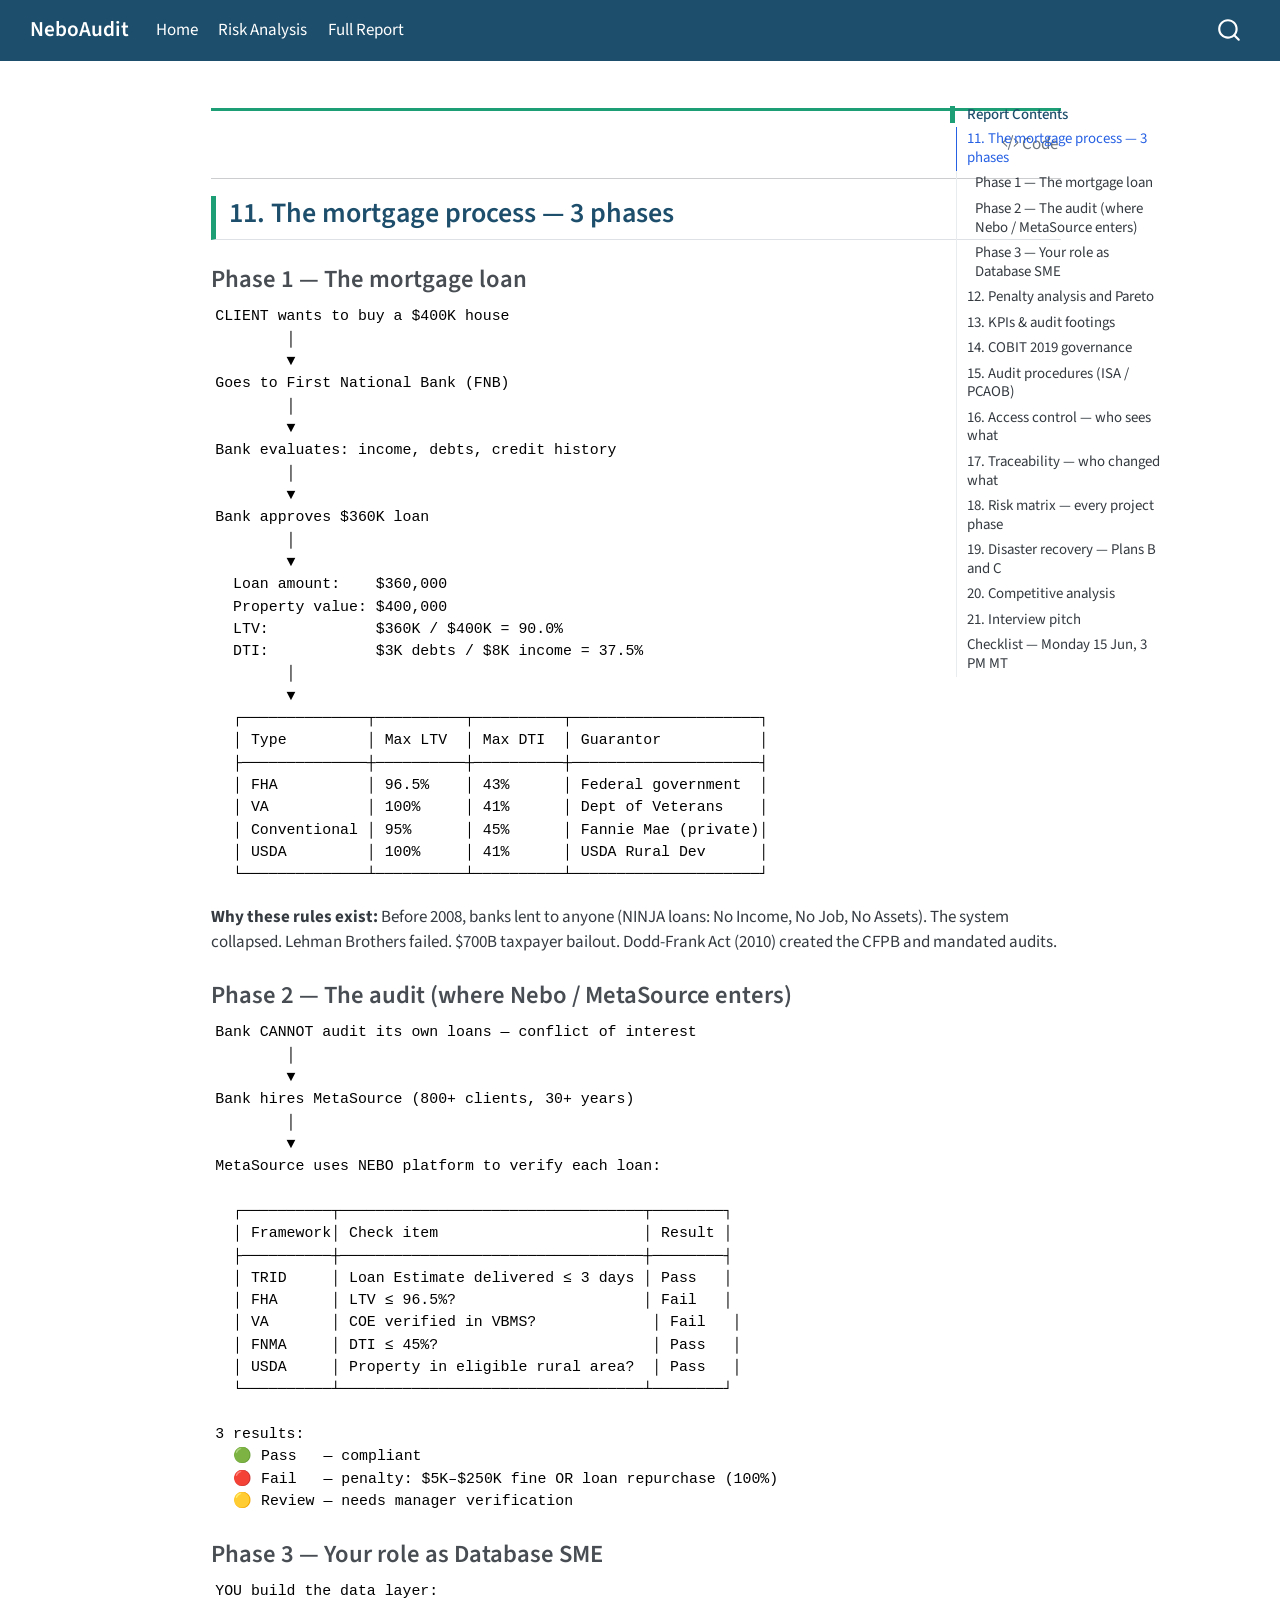
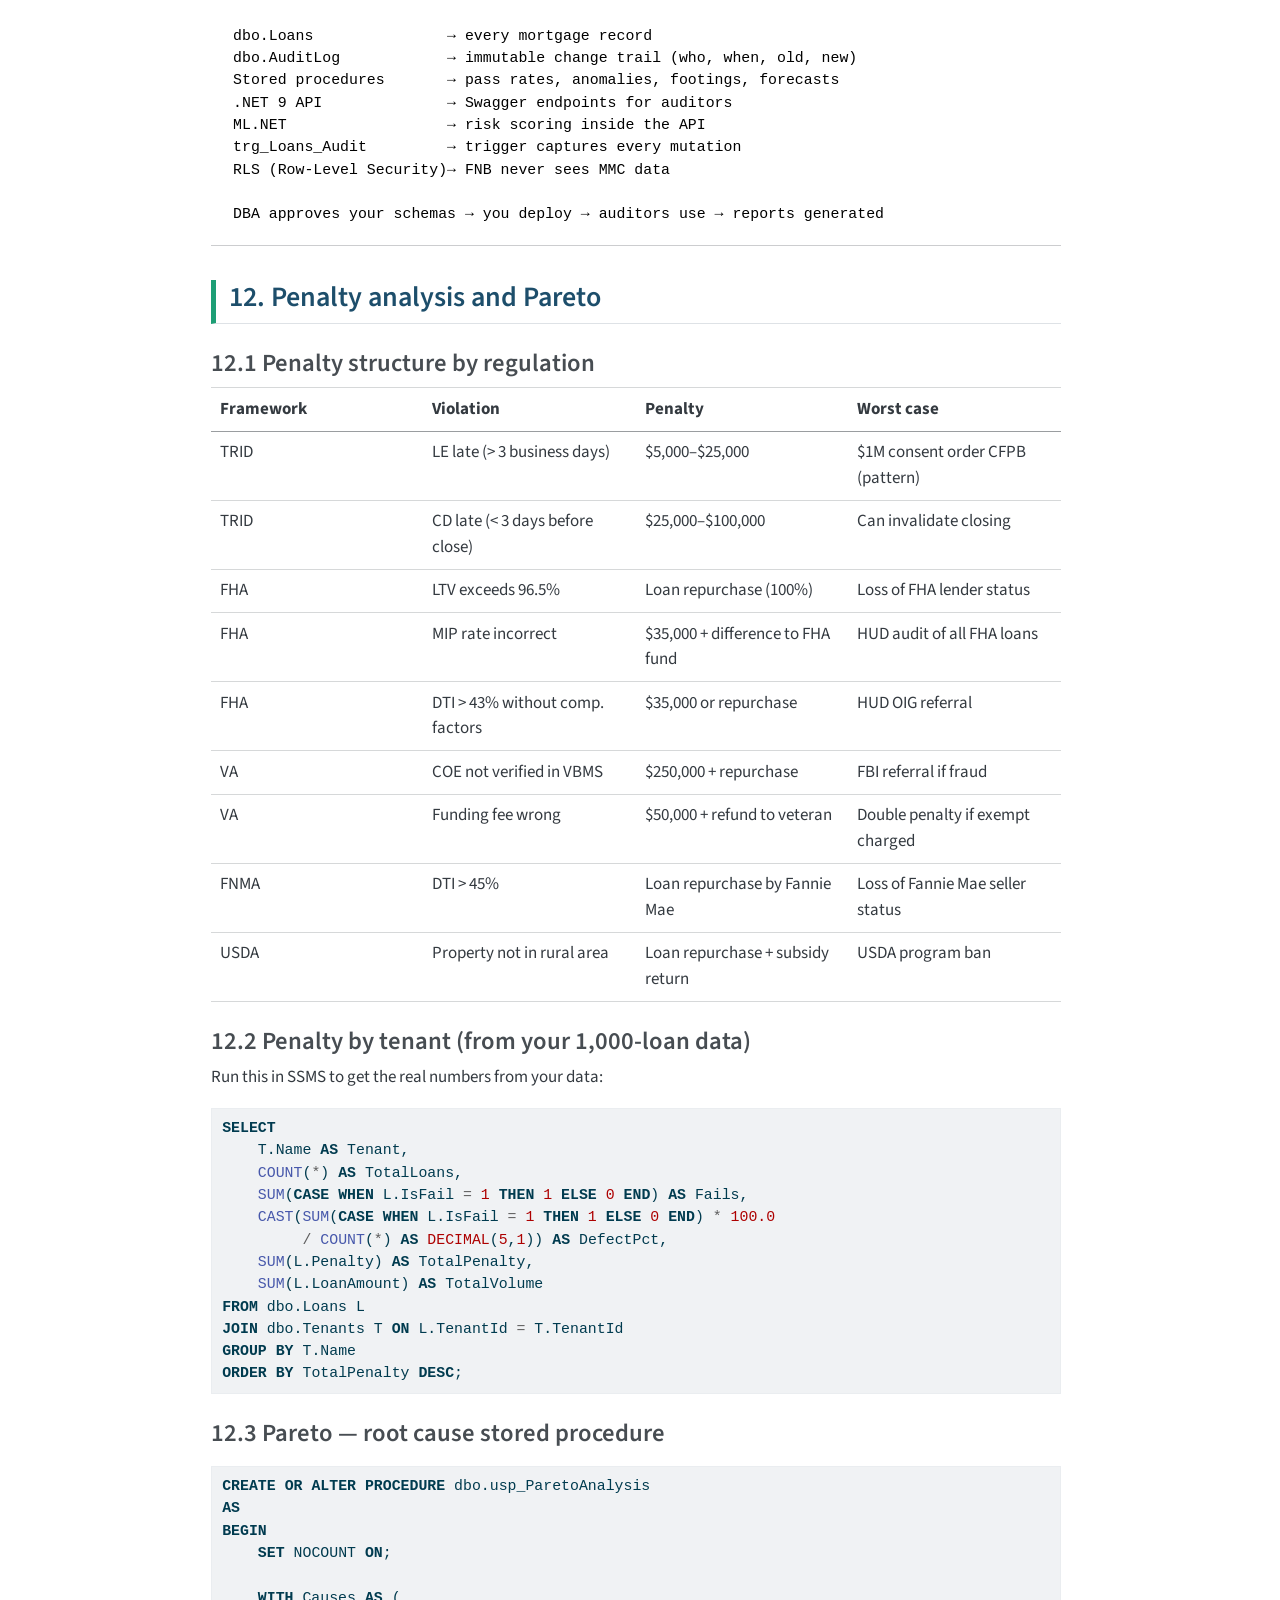
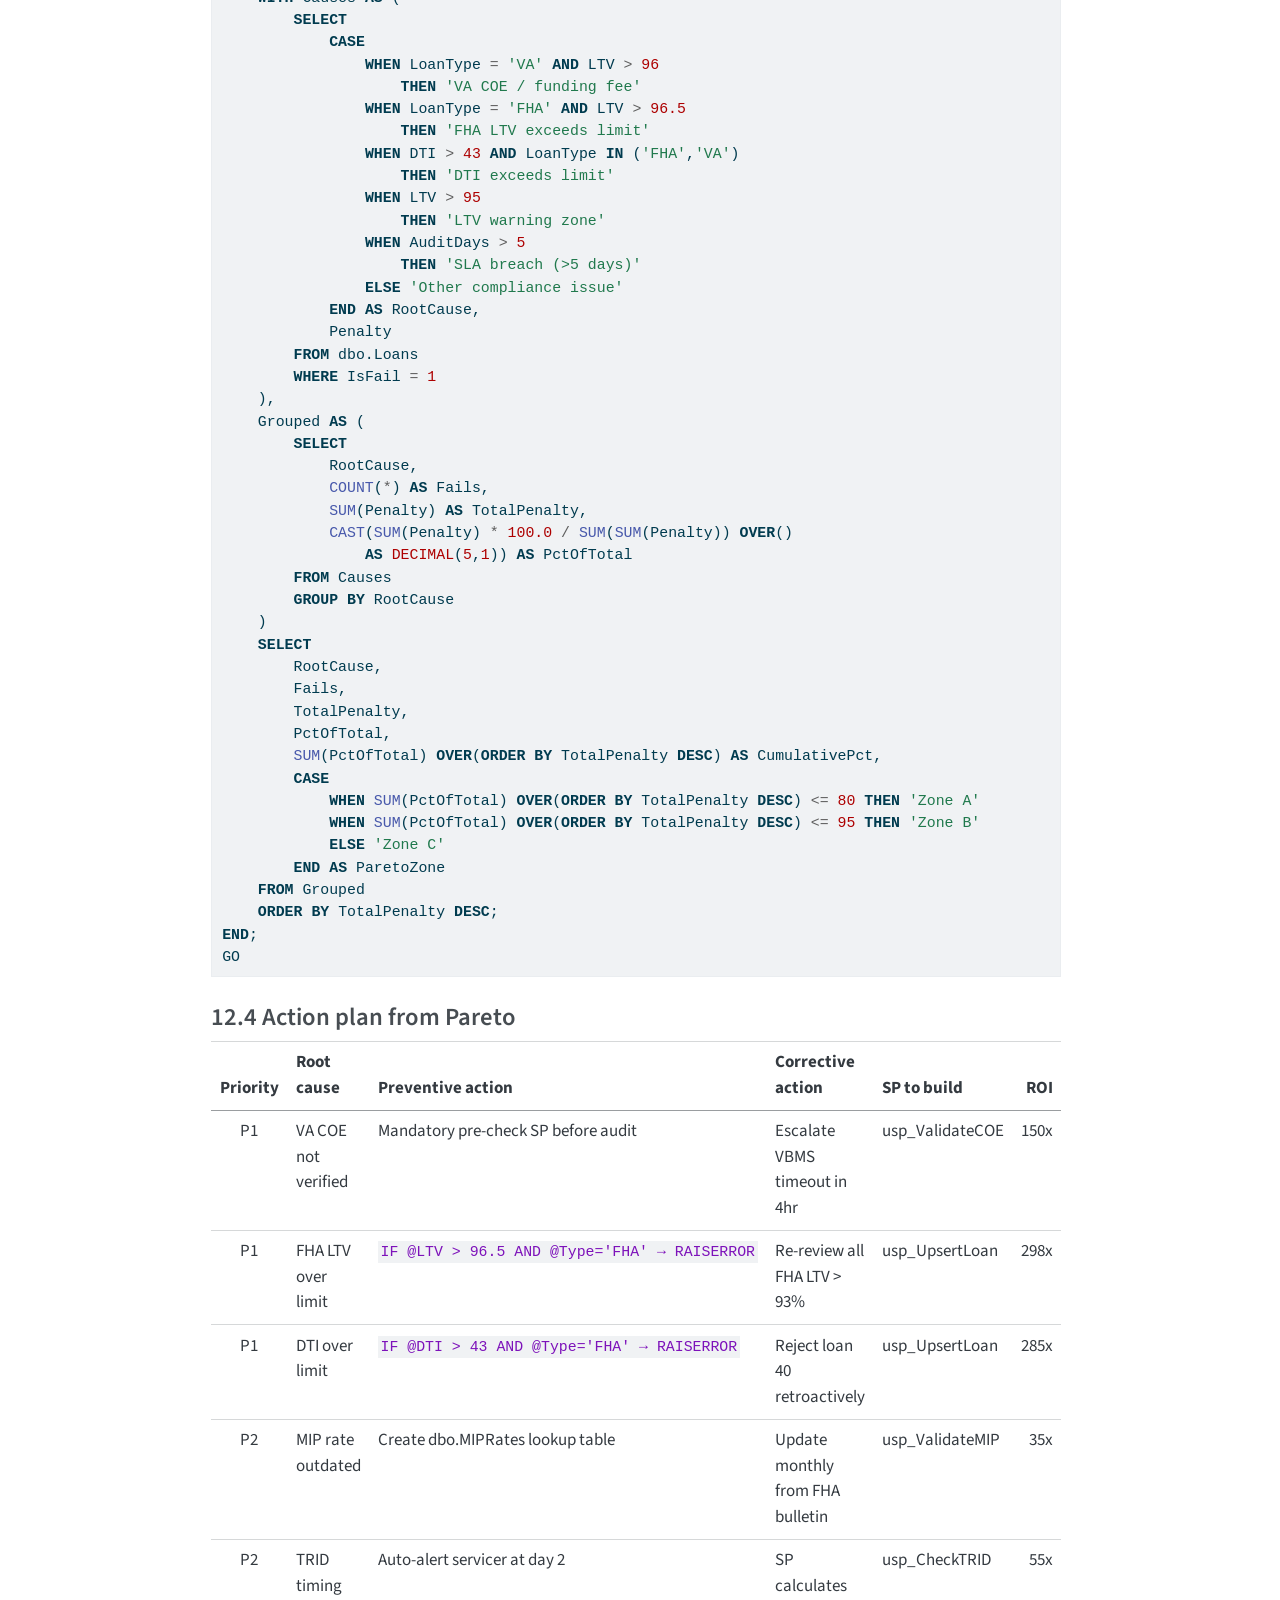
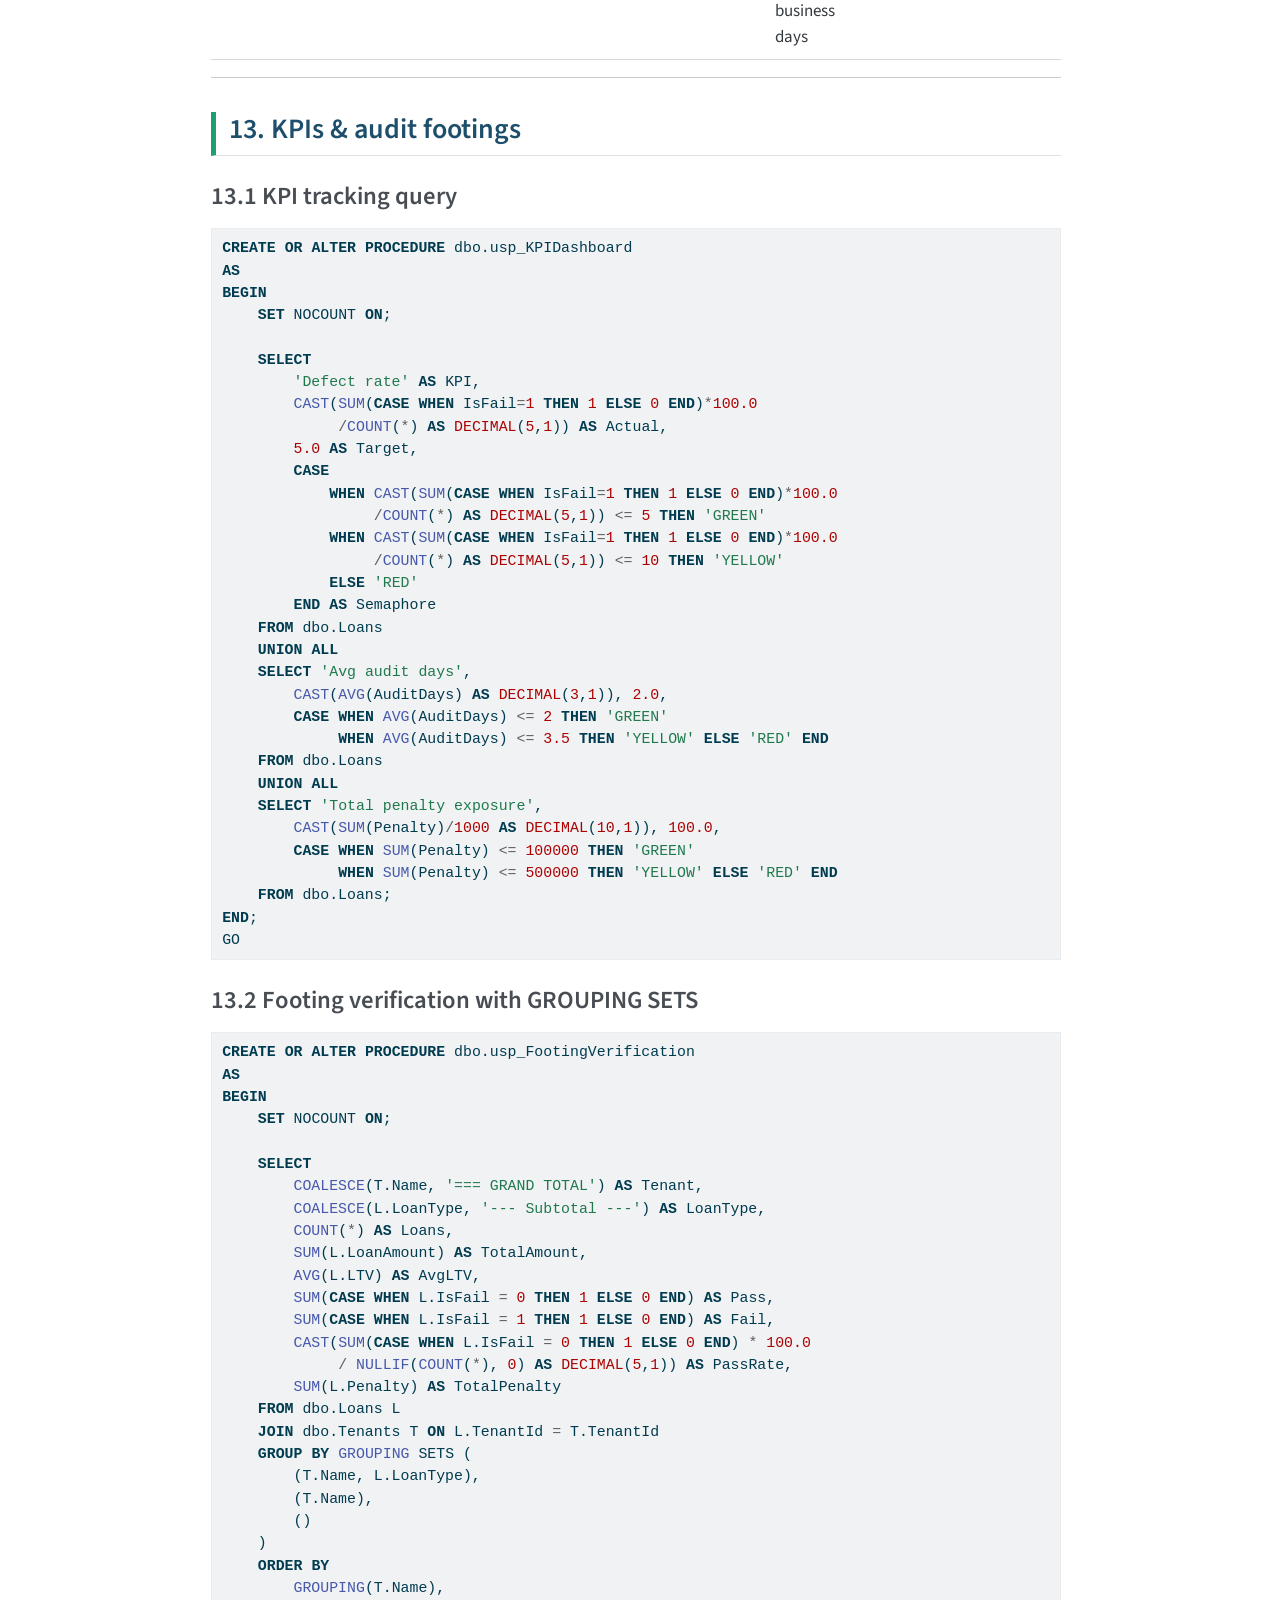
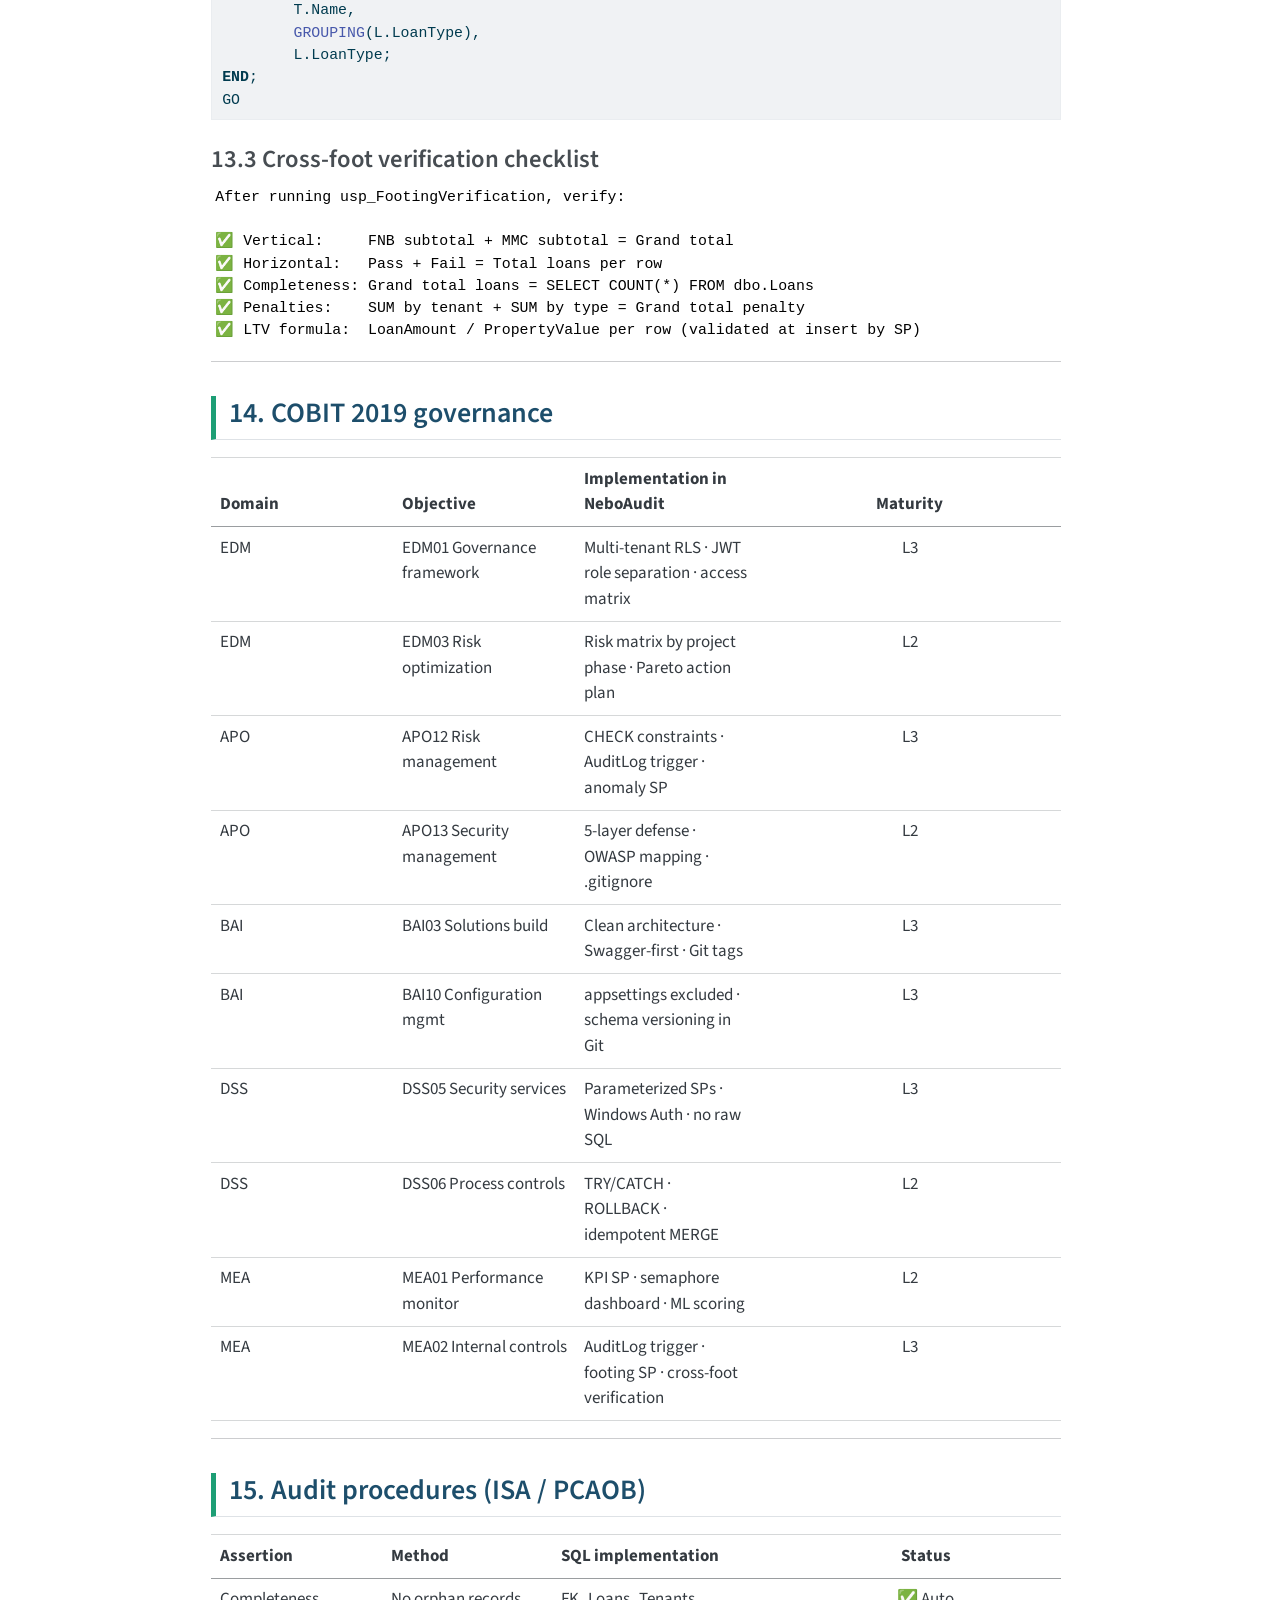
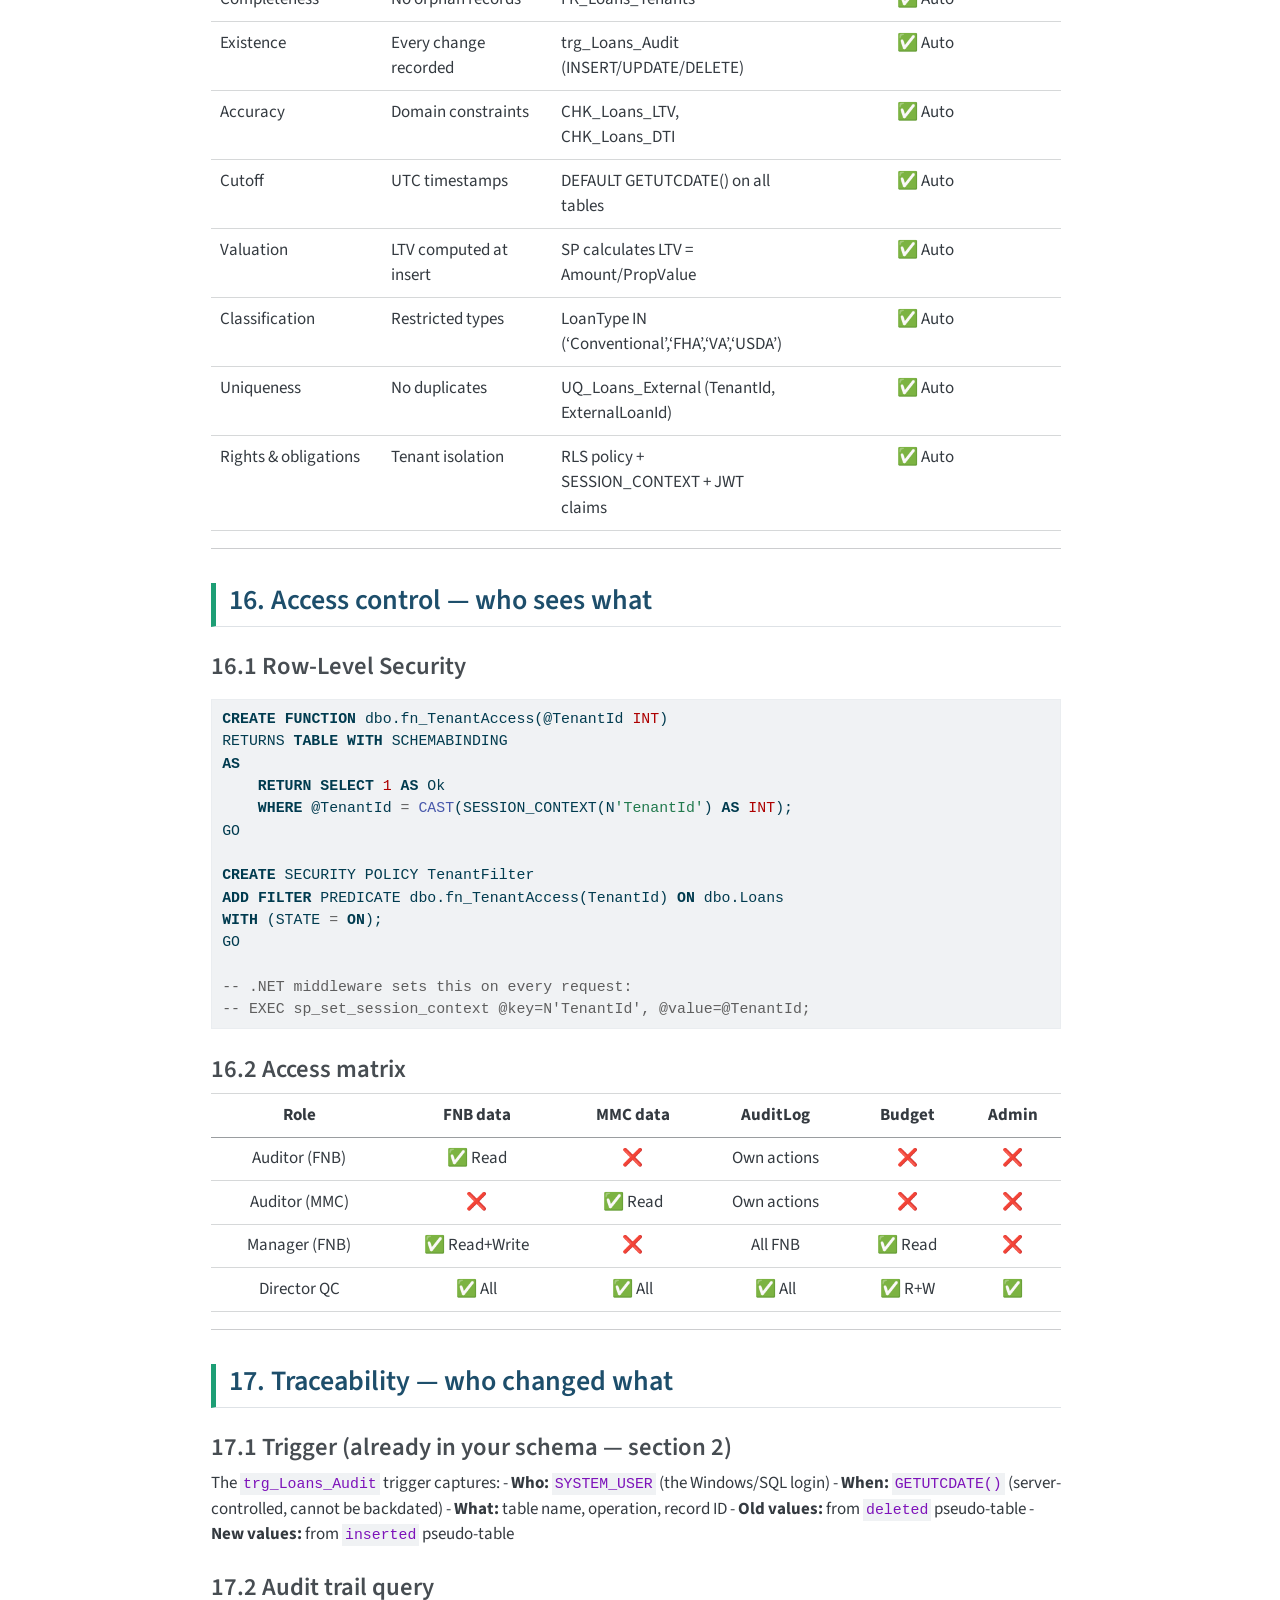
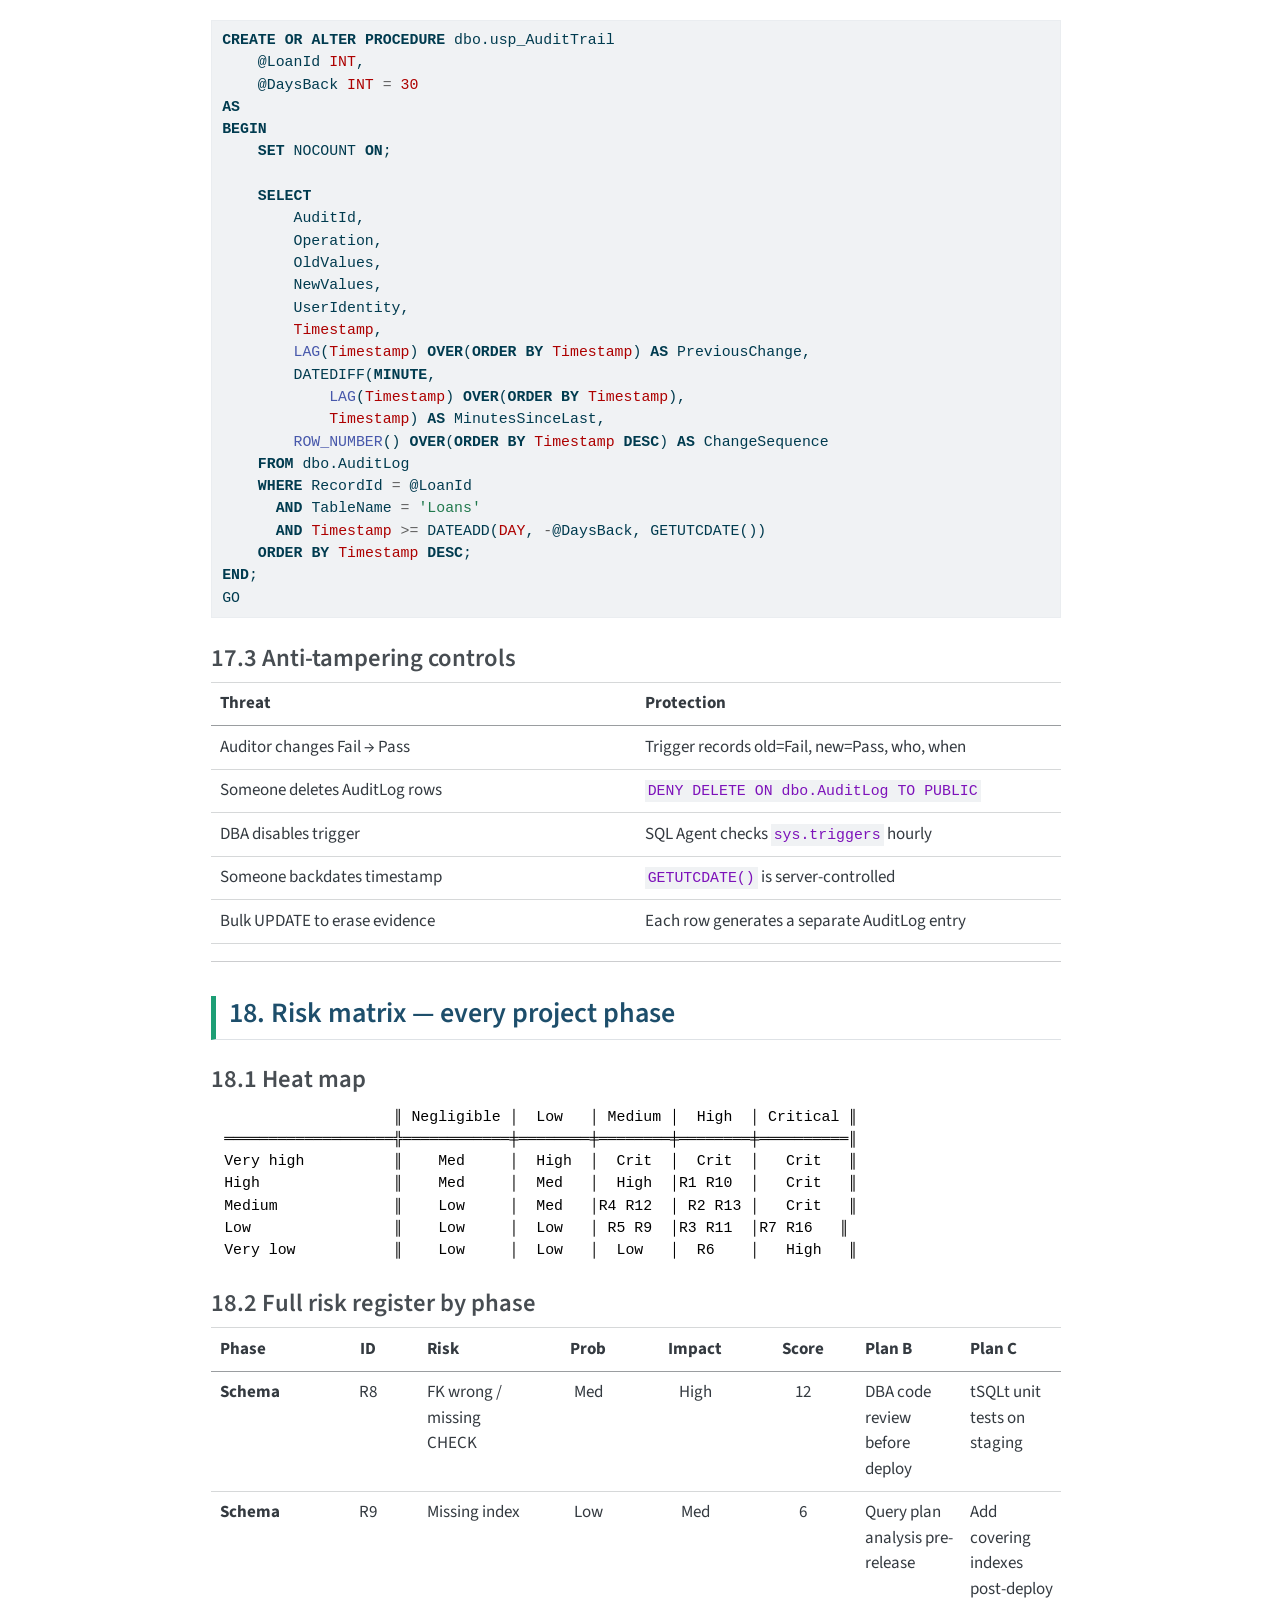
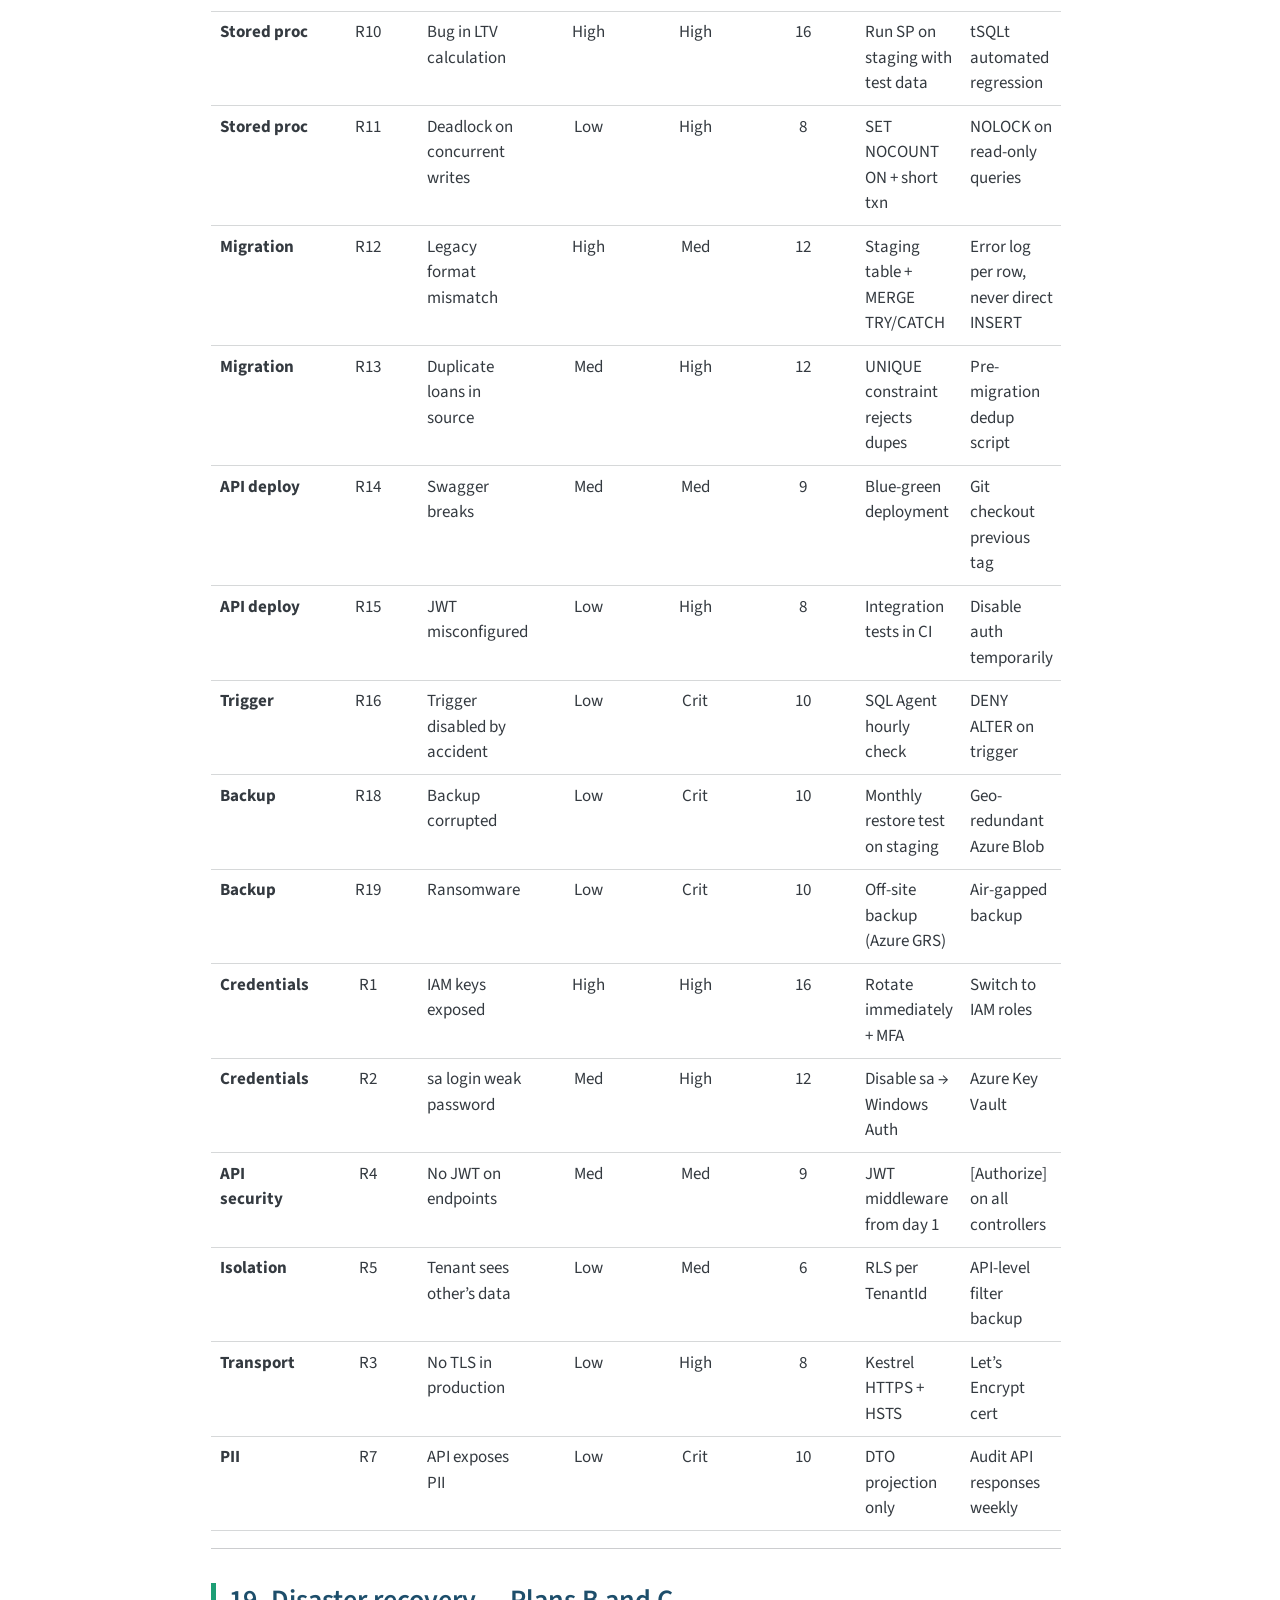
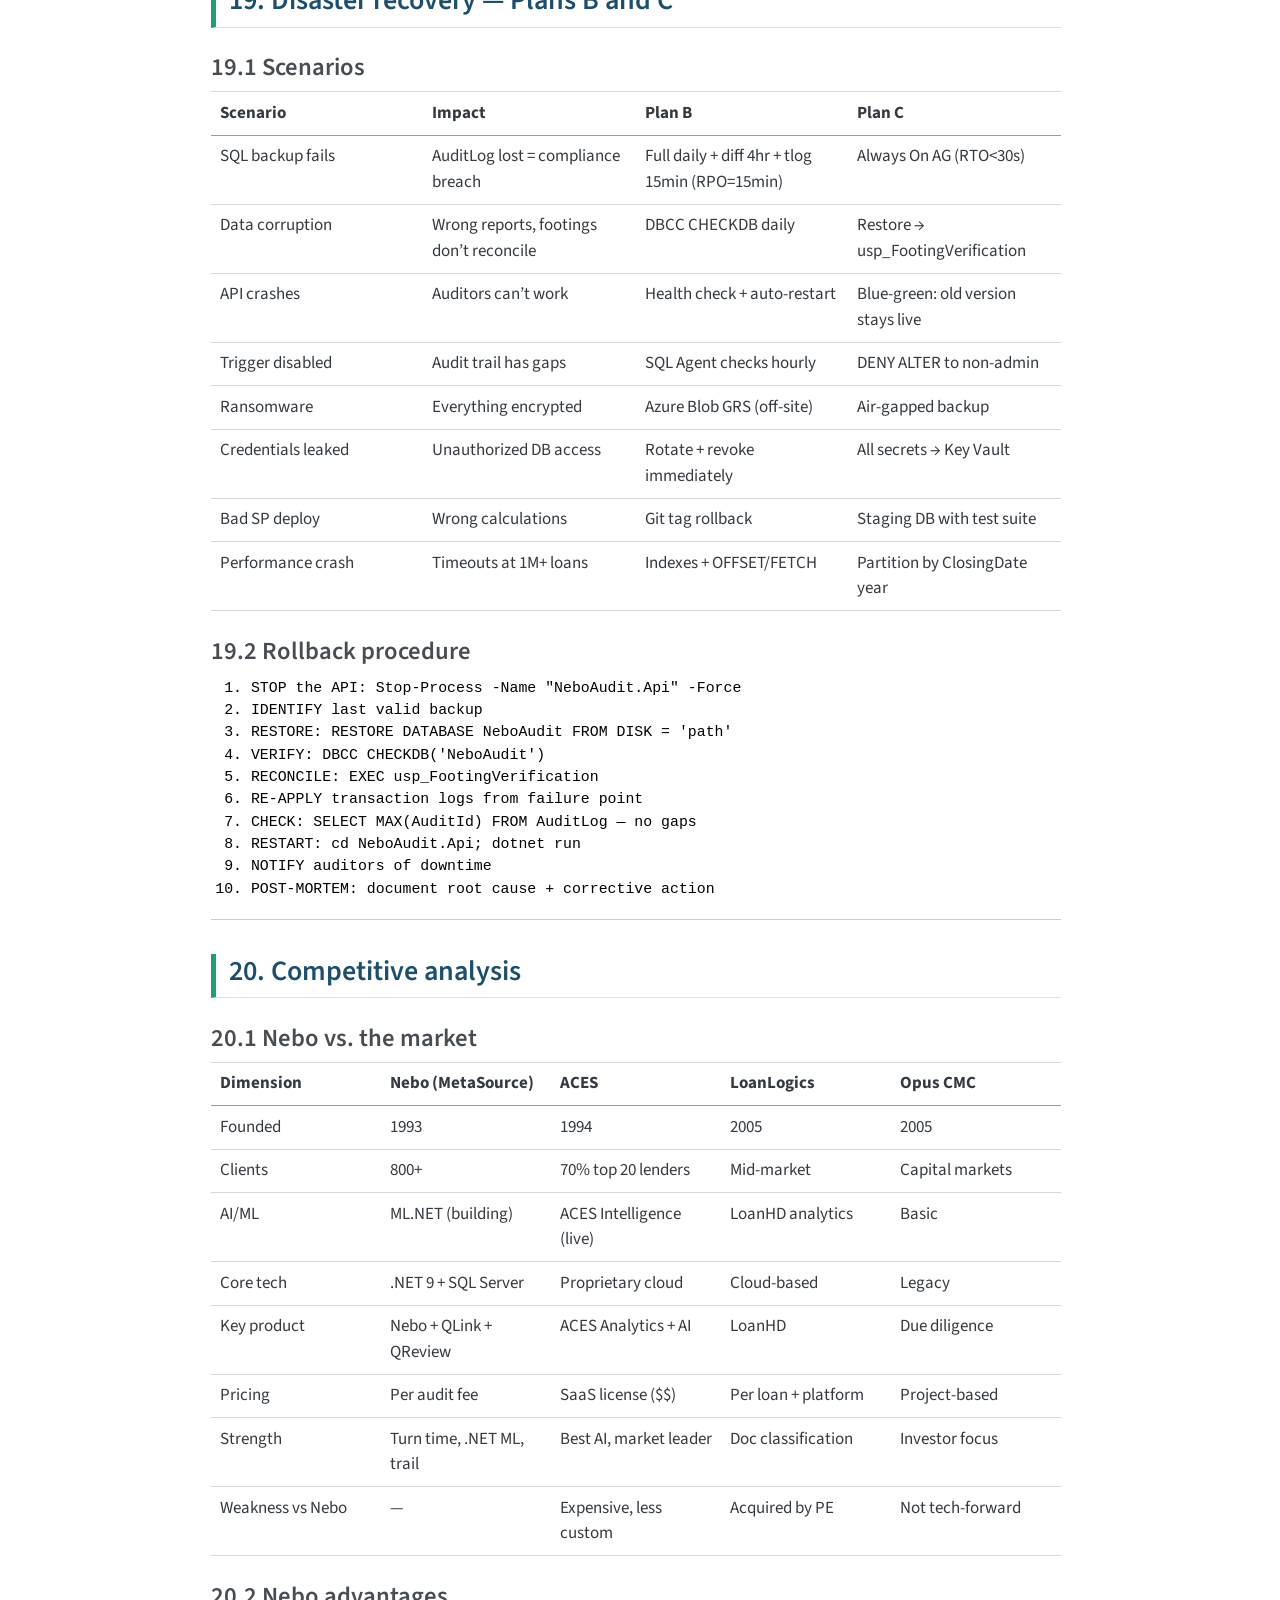
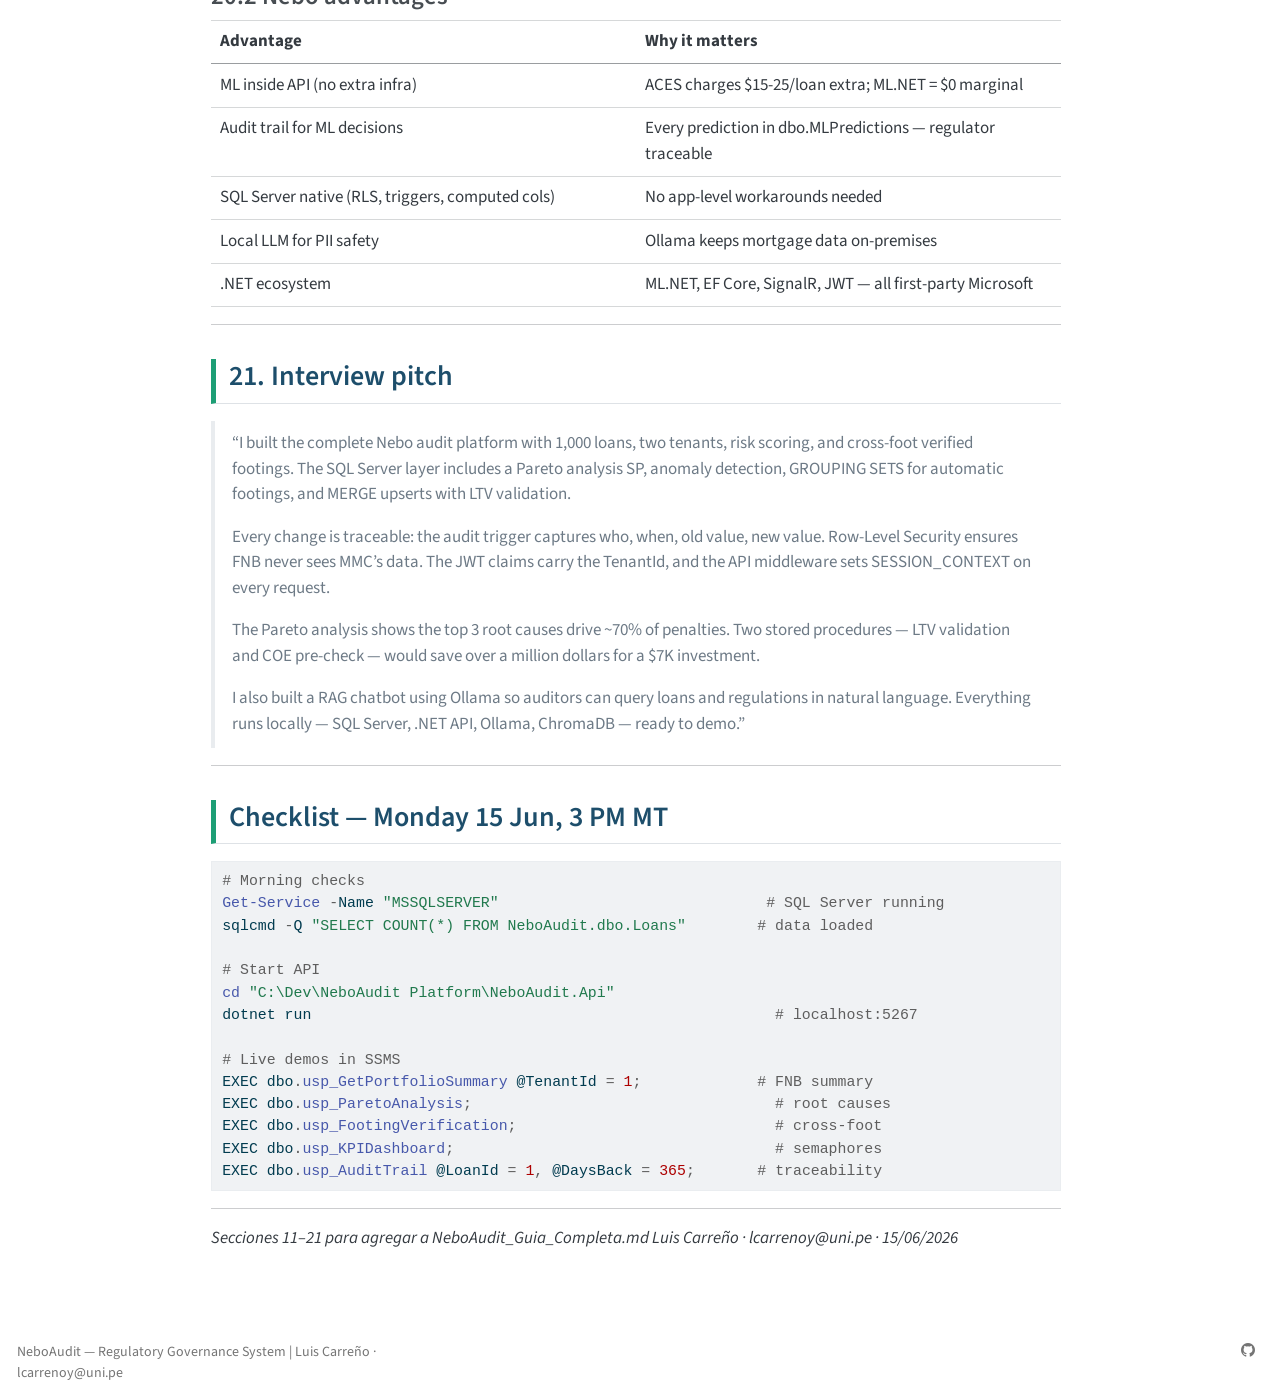
<file: NeboAudit_Sections_11_21.html>
<!DOCTYPE html>
<html xmlns="http://www.w3.org/1999/xhtml" lang="en" xml:lang="en"><head>

<meta charset="utf-8">
<meta name="generator" content="quarto-1.9.38">

<meta name="viewport" content="width=device-width, initial-scale=1.0, user-scalable=yes">


<title>neboaudit_sections_11_21 – NeboAudit</title>
<style>
/* Default styles provided by pandoc.
** See https://pandoc.org/MANUAL.html#variables-for-html for config info.
*/
code{white-space: pre-wrap;}
span.smallcaps{font-variant: small-caps;}
div.columns{display: flex; gap: min(4vw, 1.5em);}
div.column{flex: auto; overflow-x: auto;}
div.hanging-indent{margin-left: 1.5em; text-indent: -1.5em;}
ul.task-list{list-style: none;}
ul.task-list li input[type="checkbox"] {
  width: 0.8em;
  margin: 0 0.8em 0.2em -1em; /* quarto-specific, see https://github.com/quarto-dev/quarto-cli/issues/4556 */ 
  vertical-align: middle;
}
/* CSS for syntax highlighting */
html { -webkit-text-size-adjust: 100%; }
pre > code.sourceCode { white-space: pre; position: relative; }
pre > code.sourceCode > span { display: inline-block; line-height: 1.25; }
pre > code.sourceCode > span:empty { height: 1.2em; }
.sourceCode { overflow: visible; }
code.sourceCode > span { color: inherit; text-decoration: inherit; }
div.sourceCode { margin: 1em 0; }
pre.sourceCode { margin: 0; }
@media screen {
div.sourceCode { overflow: auto; }
}
@media print {
pre > code.sourceCode { white-space: pre-wrap; }
pre > code.sourceCode > span { text-indent: -5em; padding-left: 5em; }
}
pre.numberSource code
  { counter-reset: source-line 0; }
pre.numberSource code > span
  { position: relative; left: -4em; counter-increment: source-line; }
pre.numberSource code > span > a:first-child::before
  { content: counter(source-line);
    position: relative; left: -1em; text-align: right; vertical-align: baseline;
    border: none; display: inline-block;
    -webkit-touch-callout: none; -webkit-user-select: none;
    -khtml-user-select: none; -moz-user-select: none;
    -ms-user-select: none; user-select: none;
    padding: 0 4px; width: 4em;
  }
pre.numberSource { margin-left: 3em;  padding-left: 4px; }
div.sourceCode
  {   }
@media screen {
pre > code.sourceCode > span > a:first-child::before { text-decoration: underline; }
}
</style>


<script src="site_libs/quarto-nav/quarto-nav.js"></script>
<script src="site_libs/quarto-nav/headroom.min.js"></script>
<script src="site_libs/clipboard/clipboard.min.js"></script>
<script src="site_libs/quarto-search/autocomplete.umd.js"></script>
<script src="site_libs/quarto-search/fuse.min.js"></script>
<script src="site_libs/quarto-search/quarto-search.js"></script>
<meta name="quarto:offset" content="./">
<script src="site_libs/quarto-html/quarto.js" type="module"></script>
<script src="site_libs/quarto-html/tabsets/tabsets.js" type="module"></script>
<script src="site_libs/quarto-html/popper.min.js"></script>
<script src="site_libs/quarto-html/tippy.umd.min.js"></script>
<script src="site_libs/quarto-html/anchor.min.js"></script>
<link href="site_libs/quarto-html/tippy.css" rel="stylesheet">
<link href="site_libs/quarto-html/quarto-syntax-highlighting-15634bcf2e68342d4ad2dfa704d543f6.css" rel="stylesheet" id="quarto-text-highlighting-styles">
<script src="site_libs/bootstrap/bootstrap.min.js"></script>
<link href="site_libs/bootstrap/bootstrap-icons.css" rel="stylesheet">
<link href="site_libs/bootstrap/bootstrap-c404748165f53a3e38dae2bbf559422a.min.css" rel="stylesheet" append-hash="true" id="quarto-bootstrap" data-mode="light">
<script id="quarto-search-options" type="application/json">{
  "location": "navbar",
  "copy-button": false,
  "collapse-after": 3,
  "panel-placement": "end",
  "type": "overlay",
  "limit": 50,
  "keyboard-shortcut": [
    "f",
    "/",
    "s"
  ],
  "show-item-context": false,
  "language": {
    "search-no-results-text": "No results",
    "search-matching-documents-text": "matching documents",
    "search-copy-link-title": "Copy link to search",
    "search-hide-matches-text": "Hide additional matches",
    "search-more-match-text": "more match in this document",
    "search-more-matches-text": "more matches in this document",
    "search-clear-button-title": "Clear",
    "search-text-placeholder": "",
    "search-detached-cancel-button-title": "Cancel",
    "search-submit-button-title": "Submit",
    "search-label": "Search"
  }
}</script>
<style>html{ scroll-behavior: smooth; }</style>
</head><body class="nav-fixed quarto-light">﻿<style>
/* 1. Candado al contenedor principal del reporte */
.quarto-container, main, .page-columns, #quarto-document-content {
    max-width: 1100px !important; /* Evita que el reporte se estire infinitamente */
    margin: 0 auto !important;
    float: none !important;
}

/* 2. Control estricto para que los gráficos NO causen desborde */
.cell-output-display img, .quarto-figure img, img {
    max-width: 100% !important;   /* Ajuste perfecto al ancho del texto */
    height: auto !important;
    max-height: 420px !important;  /* Evita que sean muy altos verticalmente */
    display: block !important;
    margin: 1.5rem auto !important;
}

/* 3. Evitar que el código largo estire la página (Culpable del scroll horizontal) */
pre, code, .cell-output-stdout, .sourceCode {
    max-width: 100% !important;
    overflow-x: auto !important;   /* Si el código es largo, el scroll se queda DENTRO de la caja negra */
    white-space: pre !important;
}

/* Estilos de identidad NeboAudit */
.navbar { background: #1D4E6B !important; }
.navbar-brand { color: white !important; font-weight: 600; }
h1 { color: #1D4E6B; border-bottom: 3px solid #1D9E75; padding-bottom: .5rem; }
h2 { color: #1D4E6B; border-left: 5px solid #1D9E75; padding-left: .75rem; }
.cross-foot-box { background: #E1F5EE; border-left: 5px solid #1D9E75; padding: 1rem; color: #0A5C46; font-family: monospace; }
</style>






<div id="quarto-search-results"></div>
  <header id="quarto-header" class="headroom fixed-top">
    <nav class="navbar navbar-expand-lg " data-bs-theme="dark">
      <div class="navbar-container container-fluid">
      <div class="navbar-brand-container mx-auto">
    <a class="navbar-brand" href="./index.html">
    <span class="navbar-title">NeboAudit</span>
    </a>
  </div>
            <div id="quarto-search" class="" title="Search"></div>
          <button class="navbar-toggler" type="button" data-bs-toggle="collapse" data-bs-target="#navbarCollapse" aria-controls="navbarCollapse" role="menu" aria-expanded="false" aria-label="Toggle navigation" onclick="if (window.quartoToggleHeadroom) { window.quartoToggleHeadroom(); }">
  <span class="navbar-toggler-icon"></span>
</button>
          <div class="collapse navbar-collapse" id="navbarCollapse">
            <ul class="navbar-nav navbar-nav-scroll me-auto">
  <li class="nav-item">
    <a class="nav-link" href="./NeboAudit_FULL_Report.html"> 
<span class="menu-text">Home</span></a>
  </li>  
  <li class="nav-item">
    <a class="nav-link" href="./reporte_patrones.html"> 
<span class="menu-text">Risk Analysis</span></a>
  </li>  
  <li class="nav-item">
    <a class="nav-link" href="./NeboAudit_FULL_Report.html"> 
<span class="menu-text">Full Report</span></a>
  </li>  
</ul>
          </div> <!-- /navcollapse -->
            <div class="quarto-navbar-tools">
</div>
      </div> <!-- /container-fluid -->
    </nav>
</header>
<!-- content -->
<div id="quarto-content" class="quarto-container page-columns page-rows-contents page-layout-article page-navbar">
<!-- sidebar -->
<!-- margin-sidebar -->
    <div id="quarto-margin-sidebar" class="sidebar margin-sidebar">
        <nav id="TOC" role="doc-toc" class="toc-active">
    <h2 id="toc-title">Report Contents</h2>
   
  <ul>
  <li><a href="#the-mortgage-process-3-phases" id="toc-the-mortgage-process-3-phases" class="nav-link active" data-scroll-target="#the-mortgage-process-3-phases">11. The mortgage process — 3 phases</a>
  <ul class="collapse">
  <li><a href="#phase-1-the-mortgage-loan" id="toc-phase-1-the-mortgage-loan" class="nav-link" data-scroll-target="#phase-1-the-mortgage-loan">Phase 1 — The mortgage loan</a></li>
  <li><a href="#phase-2-the-audit-where-nebo-metasource-enters" id="toc-phase-2-the-audit-where-nebo-metasource-enters" class="nav-link" data-scroll-target="#phase-2-the-audit-where-nebo-metasource-enters">Phase 2 — The audit (where Nebo / MetaSource enters)</a></li>
  <li><a href="#phase-3-your-role-as-database-sme" id="toc-phase-3-your-role-as-database-sme" class="nav-link" data-scroll-target="#phase-3-your-role-as-database-sme">Phase 3 — Your role as Database SME</a></li>
  </ul></li>
  <li><a href="#penalty-analysis-and-pareto" id="toc-penalty-analysis-and-pareto" class="nav-link" data-scroll-target="#penalty-analysis-and-pareto">12. Penalty analysis and Pareto</a>
  <ul class="collapse">
  <li><a href="#penalty-structure-by-regulation" id="toc-penalty-structure-by-regulation" class="nav-link" data-scroll-target="#penalty-structure-by-regulation">12.1 Penalty structure by regulation</a></li>
  <li><a href="#penalty-by-tenant-from-your-1000-loan-data" id="toc-penalty-by-tenant-from-your-1000-loan-data" class="nav-link" data-scroll-target="#penalty-by-tenant-from-your-1000-loan-data">12.2 Penalty by tenant (from your 1,000-loan data)</a></li>
  <li><a href="#pareto-root-cause-stored-procedure" id="toc-pareto-root-cause-stored-procedure" class="nav-link" data-scroll-target="#pareto-root-cause-stored-procedure">12.3 Pareto — root cause stored procedure</a></li>
  <li><a href="#action-plan-from-pareto" id="toc-action-plan-from-pareto" class="nav-link" data-scroll-target="#action-plan-from-pareto">12.4 Action plan from Pareto</a></li>
  </ul></li>
  <li><a href="#kpis-audit-footings" id="toc-kpis-audit-footings" class="nav-link" data-scroll-target="#kpis-audit-footings">13. KPIs &amp; audit footings</a>
  <ul class="collapse">
  <li><a href="#kpi-tracking-query" id="toc-kpi-tracking-query" class="nav-link" data-scroll-target="#kpi-tracking-query">13.1 KPI tracking query</a></li>
  <li><a href="#footing-verification-with-grouping-sets" id="toc-footing-verification-with-grouping-sets" class="nav-link" data-scroll-target="#footing-verification-with-grouping-sets">13.2 Footing verification with GROUPING SETS</a></li>
  <li><a href="#cross-foot-verification-checklist" id="toc-cross-foot-verification-checklist" class="nav-link" data-scroll-target="#cross-foot-verification-checklist">13.3 Cross-foot verification checklist</a></li>
  </ul></li>
  <li><a href="#cobit-2019-governance" id="toc-cobit-2019-governance" class="nav-link" data-scroll-target="#cobit-2019-governance">14. COBIT 2019 governance</a></li>
  <li><a href="#audit-procedures-isa-pcaob" id="toc-audit-procedures-isa-pcaob" class="nav-link" data-scroll-target="#audit-procedures-isa-pcaob">15. Audit procedures (ISA / PCAOB)</a></li>
  <li><a href="#access-control-who-sees-what" id="toc-access-control-who-sees-what" class="nav-link" data-scroll-target="#access-control-who-sees-what">16. Access control — who sees what</a>
  <ul class="collapse">
  <li><a href="#row-level-security" id="toc-row-level-security" class="nav-link" data-scroll-target="#row-level-security">16.1 Row-Level Security</a></li>
  <li><a href="#access-matrix" id="toc-access-matrix" class="nav-link" data-scroll-target="#access-matrix">16.2 Access matrix</a></li>
  </ul></li>
  <li><a href="#traceability-who-changed-what" id="toc-traceability-who-changed-what" class="nav-link" data-scroll-target="#traceability-who-changed-what">17. Traceability — who changed what</a>
  <ul class="collapse">
  <li><a href="#trigger-already-in-your-schema-section-2" id="toc-trigger-already-in-your-schema-section-2" class="nav-link" data-scroll-target="#trigger-already-in-your-schema-section-2">17.1 Trigger (already in your schema — section 2)</a></li>
  <li><a href="#audit-trail-query" id="toc-audit-trail-query" class="nav-link" data-scroll-target="#audit-trail-query">17.2 Audit trail query</a></li>
  <li><a href="#anti-tampering-controls" id="toc-anti-tampering-controls" class="nav-link" data-scroll-target="#anti-tampering-controls">17.3 Anti-tampering controls</a></li>
  </ul></li>
  <li><a href="#risk-matrix-every-project-phase" id="toc-risk-matrix-every-project-phase" class="nav-link" data-scroll-target="#risk-matrix-every-project-phase">18. Risk matrix — every project phase</a>
  <ul class="collapse">
  <li><a href="#heat-map" id="toc-heat-map" class="nav-link" data-scroll-target="#heat-map">18.1 Heat map</a></li>
  <li><a href="#full-risk-register-by-phase" id="toc-full-risk-register-by-phase" class="nav-link" data-scroll-target="#full-risk-register-by-phase">18.2 Full risk register by phase</a></li>
  </ul></li>
  <li><a href="#disaster-recovery-plans-b-and-c" id="toc-disaster-recovery-plans-b-and-c" class="nav-link" data-scroll-target="#disaster-recovery-plans-b-and-c">19. Disaster recovery — Plans B and C</a>
  <ul class="collapse">
  <li><a href="#scenarios" id="toc-scenarios" class="nav-link" data-scroll-target="#scenarios">19.1 Scenarios</a></li>
  <li><a href="#rollback-procedure" id="toc-rollback-procedure" class="nav-link" data-scroll-target="#rollback-procedure">19.2 Rollback procedure</a></li>
  </ul></li>
  <li><a href="#competitive-analysis" id="toc-competitive-analysis" class="nav-link" data-scroll-target="#competitive-analysis">20. Competitive analysis</a>
  <ul class="collapse">
  <li><a href="#nebo-vs.-the-market" id="toc-nebo-vs.-the-market" class="nav-link" data-scroll-target="#nebo-vs.-the-market">20.1 Nebo vs.&nbsp;the market</a></li>
  <li><a href="#nebo-advantages" id="toc-nebo-advantages" class="nav-link" data-scroll-target="#nebo-advantages">20.2 Nebo advantages</a></li>
  </ul></li>
  <li><a href="#interview-pitch" id="toc-interview-pitch" class="nav-link" data-scroll-target="#interview-pitch">21. Interview pitch</a></li>
  <li><a href="#checklist-monday-15-jun-3-pm-mt" id="toc-checklist-monday-15-jun-3-pm-mt" class="nav-link" data-scroll-target="#checklist-monday-15-jun-3-pm-mt">Checklist — Monday 15 Jun, 3 PM MT</a></li>
  </ul>
</nav>
    </div>
<!-- main -->
<main class="content" id="quarto-document-content"><header id="title-block-header" class="quarto-title-block"><h1 class="title display-7"></h1></header><div class="quarto-title-block"><div class="quarto-title-tools-only"><button type="button" class="btn code-tools-button" id="quarto-code-tools-source"><i class="bi"></i> Code</button></div></div>




<hr>
<section id="the-mortgage-process-3-phases" class="level2">
<h2 class="anchored" data-anchor-id="the-mortgage-process-3-phases">11. The mortgage process — 3 phases</h2>
<section id="phase-1-the-mortgage-loan" class="level3">
<h3 class="anchored" data-anchor-id="phase-1-the-mortgage-loan">Phase 1 — The mortgage loan</h3>
<pre><code>CLIENT wants to buy a $400K house
        │
        ▼
Goes to First National Bank (FNB)
        │
        ▼
Bank evaluates: income, debts, credit history
        │
        ▼
Bank approves $360K loan
        │
        ▼
  Loan amount:    $360,000
  Property value: $400,000
  LTV:            $360K / $400K = 90.0%
  DTI:            $3K debts / $8K income = 37.5%
        │
        ▼
  ┌──────────────┬──────────┬──────────┬─────────────────────┐
  │ Type         │ Max LTV  │ Max DTI  │ Guarantor           │
  ├──────────────┼──────────┼──────────┼─────────────────────┤
  │ FHA          │ 96.5%    │ 43%      │ Federal government  │
  │ VA           │ 100%     │ 41%      │ Dept of Veterans    │
  │ Conventional │ 95%      │ 45%      │ Fannie Mae (private)│
  │ USDA         │ 100%     │ 41%      │ USDA Rural Dev      │
  └──────────────┴──────────┴──────────┴─────────────────────┘</code></pre>
<p><strong>Why these rules exist:</strong> Before 2008, banks lent to anyone (NINJA loans: No Income, No Job, No Assets). The system collapsed. Lehman Brothers failed. $700B taxpayer bailout. Dodd-Frank Act (2010) created the CFPB and mandated audits.</p>
</section>
<section id="phase-2-the-audit-where-nebo-metasource-enters" class="level3">
<h3 class="anchored" data-anchor-id="phase-2-the-audit-where-nebo-metasource-enters">Phase 2 — The audit (where Nebo / MetaSource enters)</h3>
<pre><code>Bank CANNOT audit its own loans — conflict of interest
        │
        ▼
Bank hires MetaSource (800+ clients, 30+ years)
        │
        ▼
MetaSource uses NEBO platform to verify each loan:

  ┌──────────┬──────────────────────────────────┬────────┐
  │ Framework│ Check item                       │ Result │
  ├──────────┼──────────────────────────────────┼────────┤
  │ TRID     │ Loan Estimate delivered ≤ 3 days │ Pass   │
  │ FHA      │ LTV ≤ 96.5%?                     │ Fail   │
  │ VA       │ COE verified in VBMS?             │ Fail   │
  │ FNMA     │ DTI ≤ 45%?                        │ Pass   │
  │ USDA     │ Property in eligible rural area?  │ Pass   │
  └──────────┴──────────────────────────────────┴────────┘

3 results:
  🟢 Pass   — compliant
  🔴 Fail   — penalty: $5K–$250K fine OR loan repurchase (100%)
  🟡 Review — needs manager verification</code></pre>
</section>
<section id="phase-3-your-role-as-database-sme" class="level3">
<h3 class="anchored" data-anchor-id="phase-3-your-role-as-database-sme">Phase 3 — Your role as Database SME</h3>
<pre><code>YOU build the data layer:

  dbo.Loans               → every mortgage record
  dbo.AuditLog            → immutable change trail (who, when, old, new)
  Stored procedures       → pass rates, anomalies, footings, forecasts
  .NET 9 API              → Swagger endpoints for auditors
  ML.NET                  → risk scoring inside the API
  trg_Loans_Audit         → trigger captures every mutation
  RLS (Row-Level Security)→ FNB never sees MMC data

  DBA approves your schemas → you deploy → auditors use → reports generated</code></pre>
<hr>
</section>
</section>
<section id="penalty-analysis-and-pareto" class="level2">
<h2 class="anchored" data-anchor-id="penalty-analysis-and-pareto">12. Penalty analysis and Pareto</h2>
<section id="penalty-structure-by-regulation" class="level3">
<h3 class="anchored" data-anchor-id="penalty-structure-by-regulation">12.1 Penalty structure by regulation</h3>
<table class="caption-top table">
<colgroup>
<col style="width: 25%">
<col style="width: 25%">
<col style="width: 25%">
<col style="width: 25%">
</colgroup>
<thead>
<tr class="header">
<th>Framework</th>
<th>Violation</th>
<th>Penalty</th>
<th>Worst case</th>
</tr>
</thead>
<tbody>
<tr class="odd">
<td>TRID</td>
<td>LE late (&gt; 3 business days)</td>
<td>$5,000–$25,000</td>
<td>$1M consent order CFPB (pattern)</td>
</tr>
<tr class="even">
<td>TRID</td>
<td>CD late (&lt; 3 days before close)</td>
<td>$25,000–$100,000</td>
<td>Can invalidate closing</td>
</tr>
<tr class="odd">
<td>FHA</td>
<td>LTV exceeds 96.5%</td>
<td>Loan repurchase (100%)</td>
<td>Loss of FHA lender status</td>
</tr>
<tr class="even">
<td>FHA</td>
<td>MIP rate incorrect</td>
<td>$35,000 + difference to FHA fund</td>
<td>HUD audit of all FHA loans</td>
</tr>
<tr class="odd">
<td>FHA</td>
<td>DTI &gt; 43% without comp. factors</td>
<td>$35,000 or repurchase</td>
<td>HUD OIG referral</td>
</tr>
<tr class="even">
<td>VA</td>
<td>COE not verified in VBMS</td>
<td>$250,000 + repurchase</td>
<td>FBI referral if fraud</td>
</tr>
<tr class="odd">
<td>VA</td>
<td>Funding fee wrong</td>
<td>$50,000 + refund to veteran</td>
<td>Double penalty if exempt charged</td>
</tr>
<tr class="even">
<td>FNMA</td>
<td>DTI &gt; 45%</td>
<td>Loan repurchase by Fannie Mae</td>
<td>Loss of Fannie Mae seller status</td>
</tr>
<tr class="odd">
<td>USDA</td>
<td>Property not in rural area</td>
<td>Loan repurchase + subsidy return</td>
<td>USDA program ban</td>
</tr>
</tbody>
</table>
</section>
<section id="penalty-by-tenant-from-your-1000-loan-data" class="level3">
<h3 class="anchored" data-anchor-id="penalty-by-tenant-from-your-1000-loan-data">12.2 Penalty by tenant (from your 1,000-loan data)</h3>
<p>Run this in SSMS to get the real numbers from your data:</p>
<div class="code-copy-outer-scaffold"><div class="sourceCode" id="cb4"><pre class="sourceCode sql code-with-copy"><code class="sourceCode sql"><span id="cb4-1"><a href="#cb4-1" aria-hidden="true" tabindex="-1"></a><span class="kw">SELECT</span></span>
<span id="cb4-2"><a href="#cb4-2" aria-hidden="true" tabindex="-1"></a>    T.Name <span class="kw">AS</span> Tenant,</span>
<span id="cb4-3"><a href="#cb4-3" aria-hidden="true" tabindex="-1"></a>    <span class="fu">COUNT</span>(<span class="op">*</span>) <span class="kw">AS</span> TotalLoans,</span>
<span id="cb4-4"><a href="#cb4-4" aria-hidden="true" tabindex="-1"></a>    <span class="fu">SUM</span>(<span class="cf">CASE</span> <span class="cf">WHEN</span> L.IsFail <span class="op">=</span> <span class="dv">1</span> <span class="cf">THEN</span> <span class="dv">1</span> <span class="cf">ELSE</span> <span class="dv">0</span> <span class="cf">END</span>) <span class="kw">AS</span> Fails,</span>
<span id="cb4-5"><a href="#cb4-5" aria-hidden="true" tabindex="-1"></a>    <span class="fu">CAST</span>(<span class="fu">SUM</span>(<span class="cf">CASE</span> <span class="cf">WHEN</span> L.IsFail <span class="op">=</span> <span class="dv">1</span> <span class="cf">THEN</span> <span class="dv">1</span> <span class="cf">ELSE</span> <span class="dv">0</span> <span class="cf">END</span>) <span class="op">*</span> <span class="fl">100.0</span></span>
<span id="cb4-6"><a href="#cb4-6" aria-hidden="true" tabindex="-1"></a>         <span class="op">/</span> <span class="fu">COUNT</span>(<span class="op">*</span>) <span class="kw">AS</span> <span class="dt">DECIMAL</span>(<span class="dv">5</span>,<span class="dv">1</span>)) <span class="kw">AS</span> DefectPct,</span>
<span id="cb4-7"><a href="#cb4-7" aria-hidden="true" tabindex="-1"></a>    <span class="fu">SUM</span>(L.Penalty) <span class="kw">AS</span> TotalPenalty,</span>
<span id="cb4-8"><a href="#cb4-8" aria-hidden="true" tabindex="-1"></a>    <span class="fu">SUM</span>(L.LoanAmount) <span class="kw">AS</span> TotalVolume</span>
<span id="cb4-9"><a href="#cb4-9" aria-hidden="true" tabindex="-1"></a><span class="kw">FROM</span> dbo.Loans L</span>
<span id="cb4-10"><a href="#cb4-10" aria-hidden="true" tabindex="-1"></a><span class="kw">JOIN</span> dbo.Tenants T <span class="kw">ON</span> L.TenantId <span class="op">=</span> T.TenantId</span>
<span id="cb4-11"><a href="#cb4-11" aria-hidden="true" tabindex="-1"></a><span class="kw">GROUP</span> <span class="kw">BY</span> T.Name</span>
<span id="cb4-12"><a href="#cb4-12" aria-hidden="true" tabindex="-1"></a><span class="kw">ORDER</span> <span class="kw">BY</span> TotalPenalty <span class="kw">DESC</span>;</span></code></pre></div><button title="Copy to Clipboard" class="code-copy-button"><i class="bi"></i></button></div>
</section>
<section id="pareto-root-cause-stored-procedure" class="level3">
<h3 class="anchored" data-anchor-id="pareto-root-cause-stored-procedure">12.3 Pareto — root cause stored procedure</h3>
<div class="code-copy-outer-scaffold"><div class="sourceCode" id="cb5"><pre class="sourceCode sql code-with-copy"><code class="sourceCode sql"><span id="cb5-1"><a href="#cb5-1" aria-hidden="true" tabindex="-1"></a><span class="kw">CREATE</span> <span class="kw">OR</span> <span class="kw">ALTER</span> <span class="kw">PROCEDURE</span> dbo.usp_ParetoAnalysis</span>
<span id="cb5-2"><a href="#cb5-2" aria-hidden="true" tabindex="-1"></a><span class="kw">AS</span></span>
<span id="cb5-3"><a href="#cb5-3" aria-hidden="true" tabindex="-1"></a><span class="cf">BEGIN</span></span>
<span id="cb5-4"><a href="#cb5-4" aria-hidden="true" tabindex="-1"></a>    <span class="kw">SET</span> NOCOUNT <span class="kw">ON</span>;</span>
<span id="cb5-5"><a href="#cb5-5" aria-hidden="true" tabindex="-1"></a></span>
<span id="cb5-6"><a href="#cb5-6" aria-hidden="true" tabindex="-1"></a>    <span class="kw">WITH</span> Causes <span class="kw">AS</span> (</span>
<span id="cb5-7"><a href="#cb5-7" aria-hidden="true" tabindex="-1"></a>        <span class="kw">SELECT</span></span>
<span id="cb5-8"><a href="#cb5-8" aria-hidden="true" tabindex="-1"></a>            <span class="cf">CASE</span></span>
<span id="cb5-9"><a href="#cb5-9" aria-hidden="true" tabindex="-1"></a>                <span class="cf">WHEN</span> LoanType <span class="op">=</span> <span class="st">'VA'</span> <span class="kw">AND</span> LTV <span class="op">&gt;</span> <span class="dv">96</span></span>
<span id="cb5-10"><a href="#cb5-10" aria-hidden="true" tabindex="-1"></a>                    <span class="cf">THEN</span> <span class="st">'VA COE / funding fee'</span></span>
<span id="cb5-11"><a href="#cb5-11" aria-hidden="true" tabindex="-1"></a>                <span class="cf">WHEN</span> LoanType <span class="op">=</span> <span class="st">'FHA'</span> <span class="kw">AND</span> LTV <span class="op">&gt;</span> <span class="fl">96.5</span></span>
<span id="cb5-12"><a href="#cb5-12" aria-hidden="true" tabindex="-1"></a>                    <span class="cf">THEN</span> <span class="st">'FHA LTV exceeds limit'</span></span>
<span id="cb5-13"><a href="#cb5-13" aria-hidden="true" tabindex="-1"></a>                <span class="cf">WHEN</span> DTI <span class="op">&gt;</span> <span class="dv">43</span> <span class="kw">AND</span> LoanType <span class="kw">IN</span> (<span class="st">'FHA'</span>,<span class="st">'VA'</span>)</span>
<span id="cb5-14"><a href="#cb5-14" aria-hidden="true" tabindex="-1"></a>                    <span class="cf">THEN</span> <span class="st">'DTI exceeds limit'</span></span>
<span id="cb5-15"><a href="#cb5-15" aria-hidden="true" tabindex="-1"></a>                <span class="cf">WHEN</span> LTV <span class="op">&gt;</span> <span class="dv">95</span></span>
<span id="cb5-16"><a href="#cb5-16" aria-hidden="true" tabindex="-1"></a>                    <span class="cf">THEN</span> <span class="st">'LTV warning zone'</span></span>
<span id="cb5-17"><a href="#cb5-17" aria-hidden="true" tabindex="-1"></a>                <span class="cf">WHEN</span> AuditDays <span class="op">&gt;</span> <span class="dv">5</span></span>
<span id="cb5-18"><a href="#cb5-18" aria-hidden="true" tabindex="-1"></a>                    <span class="cf">THEN</span> <span class="st">'SLA breach (&gt;5 days)'</span></span>
<span id="cb5-19"><a href="#cb5-19" aria-hidden="true" tabindex="-1"></a>                <span class="cf">ELSE</span> <span class="st">'Other compliance issue'</span></span>
<span id="cb5-20"><a href="#cb5-20" aria-hidden="true" tabindex="-1"></a>            <span class="cf">END</span> <span class="kw">AS</span> RootCause,</span>
<span id="cb5-21"><a href="#cb5-21" aria-hidden="true" tabindex="-1"></a>            Penalty</span>
<span id="cb5-22"><a href="#cb5-22" aria-hidden="true" tabindex="-1"></a>        <span class="kw">FROM</span> dbo.Loans</span>
<span id="cb5-23"><a href="#cb5-23" aria-hidden="true" tabindex="-1"></a>        <span class="kw">WHERE</span> IsFail <span class="op">=</span> <span class="dv">1</span></span>
<span id="cb5-24"><a href="#cb5-24" aria-hidden="true" tabindex="-1"></a>    ),</span>
<span id="cb5-25"><a href="#cb5-25" aria-hidden="true" tabindex="-1"></a>    Grouped <span class="kw">AS</span> (</span>
<span id="cb5-26"><a href="#cb5-26" aria-hidden="true" tabindex="-1"></a>        <span class="kw">SELECT</span></span>
<span id="cb5-27"><a href="#cb5-27" aria-hidden="true" tabindex="-1"></a>            RootCause,</span>
<span id="cb5-28"><a href="#cb5-28" aria-hidden="true" tabindex="-1"></a>            <span class="fu">COUNT</span>(<span class="op">*</span>) <span class="kw">AS</span> Fails,</span>
<span id="cb5-29"><a href="#cb5-29" aria-hidden="true" tabindex="-1"></a>            <span class="fu">SUM</span>(Penalty) <span class="kw">AS</span> TotalPenalty,</span>
<span id="cb5-30"><a href="#cb5-30" aria-hidden="true" tabindex="-1"></a>            <span class="fu">CAST</span>(<span class="fu">SUM</span>(Penalty) <span class="op">*</span> <span class="fl">100.0</span> <span class="op">/</span> <span class="fu">SUM</span>(<span class="fu">SUM</span>(Penalty)) <span class="kw">OVER</span>()</span>
<span id="cb5-31"><a href="#cb5-31" aria-hidden="true" tabindex="-1"></a>                <span class="kw">AS</span> <span class="dt">DECIMAL</span>(<span class="dv">5</span>,<span class="dv">1</span>)) <span class="kw">AS</span> PctOfTotal</span>
<span id="cb5-32"><a href="#cb5-32" aria-hidden="true" tabindex="-1"></a>        <span class="kw">FROM</span> Causes</span>
<span id="cb5-33"><a href="#cb5-33" aria-hidden="true" tabindex="-1"></a>        <span class="kw">GROUP</span> <span class="kw">BY</span> RootCause</span>
<span id="cb5-34"><a href="#cb5-34" aria-hidden="true" tabindex="-1"></a>    )</span>
<span id="cb5-35"><a href="#cb5-35" aria-hidden="true" tabindex="-1"></a>    <span class="kw">SELECT</span></span>
<span id="cb5-36"><a href="#cb5-36" aria-hidden="true" tabindex="-1"></a>        RootCause,</span>
<span id="cb5-37"><a href="#cb5-37" aria-hidden="true" tabindex="-1"></a>        Fails,</span>
<span id="cb5-38"><a href="#cb5-38" aria-hidden="true" tabindex="-1"></a>        TotalPenalty,</span>
<span id="cb5-39"><a href="#cb5-39" aria-hidden="true" tabindex="-1"></a>        PctOfTotal,</span>
<span id="cb5-40"><a href="#cb5-40" aria-hidden="true" tabindex="-1"></a>        <span class="fu">SUM</span>(PctOfTotal) <span class="kw">OVER</span>(<span class="kw">ORDER</span> <span class="kw">BY</span> TotalPenalty <span class="kw">DESC</span>) <span class="kw">AS</span> CumulativePct,</span>
<span id="cb5-41"><a href="#cb5-41" aria-hidden="true" tabindex="-1"></a>        <span class="cf">CASE</span></span>
<span id="cb5-42"><a href="#cb5-42" aria-hidden="true" tabindex="-1"></a>            <span class="cf">WHEN</span> <span class="fu">SUM</span>(PctOfTotal) <span class="kw">OVER</span>(<span class="kw">ORDER</span> <span class="kw">BY</span> TotalPenalty <span class="kw">DESC</span>) <span class="op">&lt;=</span> <span class="dv">80</span> <span class="cf">THEN</span> <span class="st">'Zone A'</span></span>
<span id="cb5-43"><a href="#cb5-43" aria-hidden="true" tabindex="-1"></a>            <span class="cf">WHEN</span> <span class="fu">SUM</span>(PctOfTotal) <span class="kw">OVER</span>(<span class="kw">ORDER</span> <span class="kw">BY</span> TotalPenalty <span class="kw">DESC</span>) <span class="op">&lt;=</span> <span class="dv">95</span> <span class="cf">THEN</span> <span class="st">'Zone B'</span></span>
<span id="cb5-44"><a href="#cb5-44" aria-hidden="true" tabindex="-1"></a>            <span class="cf">ELSE</span> <span class="st">'Zone C'</span></span>
<span id="cb5-45"><a href="#cb5-45" aria-hidden="true" tabindex="-1"></a>        <span class="cf">END</span> <span class="kw">AS</span> ParetoZone</span>
<span id="cb5-46"><a href="#cb5-46" aria-hidden="true" tabindex="-1"></a>    <span class="kw">FROM</span> Grouped</span>
<span id="cb5-47"><a href="#cb5-47" aria-hidden="true" tabindex="-1"></a>    <span class="kw">ORDER</span> <span class="kw">BY</span> TotalPenalty <span class="kw">DESC</span>;</span>
<span id="cb5-48"><a href="#cb5-48" aria-hidden="true" tabindex="-1"></a><span class="cf">END</span>;</span>
<span id="cb5-49"><a href="#cb5-49" aria-hidden="true" tabindex="-1"></a>GO</span></code></pre></div><button title="Copy to Clipboard" class="code-copy-button"><i class="bi"></i></button></div>
</section>
<section id="action-plan-from-pareto" class="level3">
<h3 class="anchored" data-anchor-id="action-plan-from-pareto">12.4 Action plan from Pareto</h3>
<table class="caption-top table">
<colgroup>
<col style="width: 23%">
<col style="width: 14%">
<col style="width: 14%">
<col style="width: 14%">
<col style="width: 14%">
<col style="width: 19%">
</colgroup>
<thead>
<tr class="header">
<th style="text-align: center;">Priority</th>
<th>Root cause</th>
<th>Preventive action</th>
<th>Corrective action</th>
<th>SP to build</th>
<th style="text-align: right;">ROI</th>
</tr>
</thead>
<tbody>
<tr class="odd">
<td style="text-align: center;">P1</td>
<td>VA COE not verified</td>
<td>Mandatory pre-check SP before audit</td>
<td>Escalate VBMS timeout in 4hr</td>
<td>usp_ValidateCOE</td>
<td style="text-align: right;">150x</td>
</tr>
<tr class="even">
<td style="text-align: center;">P1</td>
<td>FHA LTV over limit</td>
<td><code>IF @LTV &gt; 96.5 AND @Type='FHA' → RAISERROR</code></td>
<td>Re-review all FHA LTV &gt; 93%</td>
<td>usp_UpsertLoan</td>
<td style="text-align: right;">298x</td>
</tr>
<tr class="odd">
<td style="text-align: center;">P1</td>
<td>DTI over limit</td>
<td><code>IF @DTI &gt; 43 AND @Type='FHA' → RAISERROR</code></td>
<td>Reject loan 40 retroactively</td>
<td>usp_UpsertLoan</td>
<td style="text-align: right;">285x</td>
</tr>
<tr class="even">
<td style="text-align: center;">P2</td>
<td>MIP rate outdated</td>
<td>Create dbo.MIPRates lookup table</td>
<td>Update monthly from FHA bulletin</td>
<td>usp_ValidateMIP</td>
<td style="text-align: right;">35x</td>
</tr>
<tr class="odd">
<td style="text-align: center;">P2</td>
<td>TRID timing</td>
<td>Auto-alert servicer at day 2</td>
<td>SP calculates business days</td>
<td>usp_CheckTRID</td>
<td style="text-align: right;">55x</td>
</tr>
</tbody>
</table>
<hr>
</section>
</section>
<section id="kpis-audit-footings" class="level2">
<h2 class="anchored" data-anchor-id="kpis-audit-footings">13. KPIs &amp; audit footings</h2>
<section id="kpi-tracking-query" class="level3">
<h3 class="anchored" data-anchor-id="kpi-tracking-query">13.1 KPI tracking query</h3>
<div class="code-copy-outer-scaffold"><div class="sourceCode" id="cb6"><pre class="sourceCode sql code-with-copy"><code class="sourceCode sql"><span id="cb6-1"><a href="#cb6-1" aria-hidden="true" tabindex="-1"></a><span class="kw">CREATE</span> <span class="kw">OR</span> <span class="kw">ALTER</span> <span class="kw">PROCEDURE</span> dbo.usp_KPIDashboard</span>
<span id="cb6-2"><a href="#cb6-2" aria-hidden="true" tabindex="-1"></a><span class="kw">AS</span></span>
<span id="cb6-3"><a href="#cb6-3" aria-hidden="true" tabindex="-1"></a><span class="cf">BEGIN</span></span>
<span id="cb6-4"><a href="#cb6-4" aria-hidden="true" tabindex="-1"></a>    <span class="kw">SET</span> NOCOUNT <span class="kw">ON</span>;</span>
<span id="cb6-5"><a href="#cb6-5" aria-hidden="true" tabindex="-1"></a></span>
<span id="cb6-6"><a href="#cb6-6" aria-hidden="true" tabindex="-1"></a>    <span class="kw">SELECT</span></span>
<span id="cb6-7"><a href="#cb6-7" aria-hidden="true" tabindex="-1"></a>        <span class="st">'Defect rate'</span> <span class="kw">AS</span> KPI,</span>
<span id="cb6-8"><a href="#cb6-8" aria-hidden="true" tabindex="-1"></a>        <span class="fu">CAST</span>(<span class="fu">SUM</span>(<span class="cf">CASE</span> <span class="cf">WHEN</span> IsFail<span class="op">=</span><span class="dv">1</span> <span class="cf">THEN</span> <span class="dv">1</span> <span class="cf">ELSE</span> <span class="dv">0</span> <span class="cf">END</span>)<span class="op">*</span><span class="fl">100.0</span></span>
<span id="cb6-9"><a href="#cb6-9" aria-hidden="true" tabindex="-1"></a>             <span class="op">/</span><span class="fu">COUNT</span>(<span class="op">*</span>) <span class="kw">AS</span> <span class="dt">DECIMAL</span>(<span class="dv">5</span>,<span class="dv">1</span>)) <span class="kw">AS</span> Actual,</span>
<span id="cb6-10"><a href="#cb6-10" aria-hidden="true" tabindex="-1"></a>        <span class="fl">5.0</span> <span class="kw">AS</span> Target,</span>
<span id="cb6-11"><a href="#cb6-11" aria-hidden="true" tabindex="-1"></a>        <span class="cf">CASE</span></span>
<span id="cb6-12"><a href="#cb6-12" aria-hidden="true" tabindex="-1"></a>            <span class="cf">WHEN</span> <span class="fu">CAST</span>(<span class="fu">SUM</span>(<span class="cf">CASE</span> <span class="cf">WHEN</span> IsFail<span class="op">=</span><span class="dv">1</span> <span class="cf">THEN</span> <span class="dv">1</span> <span class="cf">ELSE</span> <span class="dv">0</span> <span class="cf">END</span>)<span class="op">*</span><span class="fl">100.0</span></span>
<span id="cb6-13"><a href="#cb6-13" aria-hidden="true" tabindex="-1"></a>                 <span class="op">/</span><span class="fu">COUNT</span>(<span class="op">*</span>) <span class="kw">AS</span> <span class="dt">DECIMAL</span>(<span class="dv">5</span>,<span class="dv">1</span>)) <span class="op">&lt;=</span> <span class="dv">5</span> <span class="cf">THEN</span> <span class="st">'GREEN'</span></span>
<span id="cb6-14"><a href="#cb6-14" aria-hidden="true" tabindex="-1"></a>            <span class="cf">WHEN</span> <span class="fu">CAST</span>(<span class="fu">SUM</span>(<span class="cf">CASE</span> <span class="cf">WHEN</span> IsFail<span class="op">=</span><span class="dv">1</span> <span class="cf">THEN</span> <span class="dv">1</span> <span class="cf">ELSE</span> <span class="dv">0</span> <span class="cf">END</span>)<span class="op">*</span><span class="fl">100.0</span></span>
<span id="cb6-15"><a href="#cb6-15" aria-hidden="true" tabindex="-1"></a>                 <span class="op">/</span><span class="fu">COUNT</span>(<span class="op">*</span>) <span class="kw">AS</span> <span class="dt">DECIMAL</span>(<span class="dv">5</span>,<span class="dv">1</span>)) <span class="op">&lt;=</span> <span class="dv">10</span> <span class="cf">THEN</span> <span class="st">'YELLOW'</span></span>
<span id="cb6-16"><a href="#cb6-16" aria-hidden="true" tabindex="-1"></a>            <span class="cf">ELSE</span> <span class="st">'RED'</span></span>
<span id="cb6-17"><a href="#cb6-17" aria-hidden="true" tabindex="-1"></a>        <span class="cf">END</span> <span class="kw">AS</span> Semaphore</span>
<span id="cb6-18"><a href="#cb6-18" aria-hidden="true" tabindex="-1"></a>    <span class="kw">FROM</span> dbo.Loans</span>
<span id="cb6-19"><a href="#cb6-19" aria-hidden="true" tabindex="-1"></a>    <span class="kw">UNION</span> <span class="kw">ALL</span></span>
<span id="cb6-20"><a href="#cb6-20" aria-hidden="true" tabindex="-1"></a>    <span class="kw">SELECT</span> <span class="st">'Avg audit days'</span>,</span>
<span id="cb6-21"><a href="#cb6-21" aria-hidden="true" tabindex="-1"></a>        <span class="fu">CAST</span>(<span class="fu">AVG</span>(AuditDays) <span class="kw">AS</span> <span class="dt">DECIMAL</span>(<span class="dv">3</span>,<span class="dv">1</span>)), <span class="fl">2.0</span>,</span>
<span id="cb6-22"><a href="#cb6-22" aria-hidden="true" tabindex="-1"></a>        <span class="cf">CASE</span> <span class="cf">WHEN</span> <span class="fu">AVG</span>(AuditDays) <span class="op">&lt;=</span> <span class="dv">2</span> <span class="cf">THEN</span> <span class="st">'GREEN'</span></span>
<span id="cb6-23"><a href="#cb6-23" aria-hidden="true" tabindex="-1"></a>             <span class="cf">WHEN</span> <span class="fu">AVG</span>(AuditDays) <span class="op">&lt;=</span> <span class="fl">3.5</span> <span class="cf">THEN</span> <span class="st">'YELLOW'</span> <span class="cf">ELSE</span> <span class="st">'RED'</span> <span class="cf">END</span></span>
<span id="cb6-24"><a href="#cb6-24" aria-hidden="true" tabindex="-1"></a>    <span class="kw">FROM</span> dbo.Loans</span>
<span id="cb6-25"><a href="#cb6-25" aria-hidden="true" tabindex="-1"></a>    <span class="kw">UNION</span> <span class="kw">ALL</span></span>
<span id="cb6-26"><a href="#cb6-26" aria-hidden="true" tabindex="-1"></a>    <span class="kw">SELECT</span> <span class="st">'Total penalty exposure'</span>,</span>
<span id="cb6-27"><a href="#cb6-27" aria-hidden="true" tabindex="-1"></a>        <span class="fu">CAST</span>(<span class="fu">SUM</span>(Penalty)<span class="op">/</span><span class="dv">1000</span> <span class="kw">AS</span> <span class="dt">DECIMAL</span>(<span class="dv">10</span>,<span class="dv">1</span>)), <span class="fl">100.0</span>,</span>
<span id="cb6-28"><a href="#cb6-28" aria-hidden="true" tabindex="-1"></a>        <span class="cf">CASE</span> <span class="cf">WHEN</span> <span class="fu">SUM</span>(Penalty) <span class="op">&lt;=</span> <span class="dv">100000</span> <span class="cf">THEN</span> <span class="st">'GREEN'</span></span>
<span id="cb6-29"><a href="#cb6-29" aria-hidden="true" tabindex="-1"></a>             <span class="cf">WHEN</span> <span class="fu">SUM</span>(Penalty) <span class="op">&lt;=</span> <span class="dv">500000</span> <span class="cf">THEN</span> <span class="st">'YELLOW'</span> <span class="cf">ELSE</span> <span class="st">'RED'</span> <span class="cf">END</span></span>
<span id="cb6-30"><a href="#cb6-30" aria-hidden="true" tabindex="-1"></a>    <span class="kw">FROM</span> dbo.Loans;</span>
<span id="cb6-31"><a href="#cb6-31" aria-hidden="true" tabindex="-1"></a><span class="cf">END</span>;</span>
<span id="cb6-32"><a href="#cb6-32" aria-hidden="true" tabindex="-1"></a>GO</span></code></pre></div><button title="Copy to Clipboard" class="code-copy-button"><i class="bi"></i></button></div>
</section>
<section id="footing-verification-with-grouping-sets" class="level3">
<h3 class="anchored" data-anchor-id="footing-verification-with-grouping-sets">13.2 Footing verification with GROUPING SETS</h3>
<div class="code-copy-outer-scaffold"><div class="sourceCode" id="cb7"><pre class="sourceCode sql code-with-copy"><code class="sourceCode sql"><span id="cb7-1"><a href="#cb7-1" aria-hidden="true" tabindex="-1"></a><span class="kw">CREATE</span> <span class="kw">OR</span> <span class="kw">ALTER</span> <span class="kw">PROCEDURE</span> dbo.usp_FootingVerification</span>
<span id="cb7-2"><a href="#cb7-2" aria-hidden="true" tabindex="-1"></a><span class="kw">AS</span></span>
<span id="cb7-3"><a href="#cb7-3" aria-hidden="true" tabindex="-1"></a><span class="cf">BEGIN</span></span>
<span id="cb7-4"><a href="#cb7-4" aria-hidden="true" tabindex="-1"></a>    <span class="kw">SET</span> NOCOUNT <span class="kw">ON</span>;</span>
<span id="cb7-5"><a href="#cb7-5" aria-hidden="true" tabindex="-1"></a></span>
<span id="cb7-6"><a href="#cb7-6" aria-hidden="true" tabindex="-1"></a>    <span class="kw">SELECT</span></span>
<span id="cb7-7"><a href="#cb7-7" aria-hidden="true" tabindex="-1"></a>        <span class="fu">COALESCE</span>(T.Name, <span class="st">'=== GRAND TOTAL'</span>) <span class="kw">AS</span> Tenant,</span>
<span id="cb7-8"><a href="#cb7-8" aria-hidden="true" tabindex="-1"></a>        <span class="fu">COALESCE</span>(L.LoanType, <span class="st">'--- Subtotal ---'</span>) <span class="kw">AS</span> LoanType,</span>
<span id="cb7-9"><a href="#cb7-9" aria-hidden="true" tabindex="-1"></a>        <span class="fu">COUNT</span>(<span class="op">*</span>) <span class="kw">AS</span> Loans,</span>
<span id="cb7-10"><a href="#cb7-10" aria-hidden="true" tabindex="-1"></a>        <span class="fu">SUM</span>(L.LoanAmount) <span class="kw">AS</span> TotalAmount,</span>
<span id="cb7-11"><a href="#cb7-11" aria-hidden="true" tabindex="-1"></a>        <span class="fu">AVG</span>(L.LTV) <span class="kw">AS</span> AvgLTV,</span>
<span id="cb7-12"><a href="#cb7-12" aria-hidden="true" tabindex="-1"></a>        <span class="fu">SUM</span>(<span class="cf">CASE</span> <span class="cf">WHEN</span> L.IsFail <span class="op">=</span> <span class="dv">0</span> <span class="cf">THEN</span> <span class="dv">1</span> <span class="cf">ELSE</span> <span class="dv">0</span> <span class="cf">END</span>) <span class="kw">AS</span> Pass,</span>
<span id="cb7-13"><a href="#cb7-13" aria-hidden="true" tabindex="-1"></a>        <span class="fu">SUM</span>(<span class="cf">CASE</span> <span class="cf">WHEN</span> L.IsFail <span class="op">=</span> <span class="dv">1</span> <span class="cf">THEN</span> <span class="dv">1</span> <span class="cf">ELSE</span> <span class="dv">0</span> <span class="cf">END</span>) <span class="kw">AS</span> Fail,</span>
<span id="cb7-14"><a href="#cb7-14" aria-hidden="true" tabindex="-1"></a>        <span class="fu">CAST</span>(<span class="fu">SUM</span>(<span class="cf">CASE</span> <span class="cf">WHEN</span> L.IsFail <span class="op">=</span> <span class="dv">0</span> <span class="cf">THEN</span> <span class="dv">1</span> <span class="cf">ELSE</span> <span class="dv">0</span> <span class="cf">END</span>) <span class="op">*</span> <span class="fl">100.0</span></span>
<span id="cb7-15"><a href="#cb7-15" aria-hidden="true" tabindex="-1"></a>             <span class="op">/</span> <span class="fu">NULLIF</span>(<span class="fu">COUNT</span>(<span class="op">*</span>), <span class="dv">0</span>) <span class="kw">AS</span> <span class="dt">DECIMAL</span>(<span class="dv">5</span>,<span class="dv">1</span>)) <span class="kw">AS</span> PassRate,</span>
<span id="cb7-16"><a href="#cb7-16" aria-hidden="true" tabindex="-1"></a>        <span class="fu">SUM</span>(L.Penalty) <span class="kw">AS</span> TotalPenalty</span>
<span id="cb7-17"><a href="#cb7-17" aria-hidden="true" tabindex="-1"></a>    <span class="kw">FROM</span> dbo.Loans L</span>
<span id="cb7-18"><a href="#cb7-18" aria-hidden="true" tabindex="-1"></a>    <span class="kw">JOIN</span> dbo.Tenants T <span class="kw">ON</span> L.TenantId <span class="op">=</span> T.TenantId</span>
<span id="cb7-19"><a href="#cb7-19" aria-hidden="true" tabindex="-1"></a>    <span class="kw">GROUP</span> <span class="kw">BY</span> <span class="fu">GROUPING</span> SETS (</span>
<span id="cb7-20"><a href="#cb7-20" aria-hidden="true" tabindex="-1"></a>        (T.Name, L.LoanType),</span>
<span id="cb7-21"><a href="#cb7-21" aria-hidden="true" tabindex="-1"></a>        (T.Name),</span>
<span id="cb7-22"><a href="#cb7-22" aria-hidden="true" tabindex="-1"></a>        ()</span>
<span id="cb7-23"><a href="#cb7-23" aria-hidden="true" tabindex="-1"></a>    )</span>
<span id="cb7-24"><a href="#cb7-24" aria-hidden="true" tabindex="-1"></a>    <span class="kw">ORDER</span> <span class="kw">BY</span></span>
<span id="cb7-25"><a href="#cb7-25" aria-hidden="true" tabindex="-1"></a>        <span class="fu">GROUPING</span>(T.Name),</span>
<span id="cb7-26"><a href="#cb7-26" aria-hidden="true" tabindex="-1"></a>        T.Name,</span>
<span id="cb7-27"><a href="#cb7-27" aria-hidden="true" tabindex="-1"></a>        <span class="fu">GROUPING</span>(L.LoanType),</span>
<span id="cb7-28"><a href="#cb7-28" aria-hidden="true" tabindex="-1"></a>        L.LoanType;</span>
<span id="cb7-29"><a href="#cb7-29" aria-hidden="true" tabindex="-1"></a><span class="cf">END</span>;</span>
<span id="cb7-30"><a href="#cb7-30" aria-hidden="true" tabindex="-1"></a>GO</span></code></pre></div><button title="Copy to Clipboard" class="code-copy-button"><i class="bi"></i></button></div>
</section>
<section id="cross-foot-verification-checklist" class="level3">
<h3 class="anchored" data-anchor-id="cross-foot-verification-checklist">13.3 Cross-foot verification checklist</h3>
<pre><code>After running usp_FootingVerification, verify:

✅ Vertical:     FNB subtotal + MMC subtotal = Grand total
✅ Horizontal:   Pass + Fail = Total loans per row
✅ Completeness: Grand total loans = SELECT COUNT(*) FROM dbo.Loans
✅ Penalties:    SUM by tenant + SUM by type = Grand total penalty
✅ LTV formula:  LoanAmount / PropertyValue per row (validated at insert by SP)</code></pre>
<hr>
</section>
</section>
<section id="cobit-2019-governance" class="level2">
<h2 class="anchored" data-anchor-id="cobit-2019-governance">14. COBIT 2019 governance</h2>
<table class="caption-top table">
<colgroup>
<col style="width: 21%">
<col style="width: 21%">
<col style="width: 21%">
<col style="width: 35%">
</colgroup>
<thead>
<tr class="header">
<th>Domain</th>
<th>Objective</th>
<th>Implementation in NeboAudit</th>
<th style="text-align: center;">Maturity</th>
</tr>
</thead>
<tbody>
<tr class="odd">
<td>EDM</td>
<td>EDM01 Governance framework</td>
<td>Multi-tenant RLS · JWT role separation · access matrix</td>
<td style="text-align: center;">L3</td>
</tr>
<tr class="even">
<td>EDM</td>
<td>EDM03 Risk optimization</td>
<td>Risk matrix by project phase · Pareto action plan</td>
<td style="text-align: center;">L2</td>
</tr>
<tr class="odd">
<td>APO</td>
<td>APO12 Risk management</td>
<td>CHECK constraints · AuditLog trigger · anomaly SP</td>
<td style="text-align: center;">L3</td>
</tr>
<tr class="even">
<td>APO</td>
<td>APO13 Security management</td>
<td>5-layer defense · OWASP mapping · .gitignore</td>
<td style="text-align: center;">L2</td>
</tr>
<tr class="odd">
<td>BAI</td>
<td>BAI03 Solutions build</td>
<td>Clean architecture · Swagger-first · Git tags</td>
<td style="text-align: center;">L3</td>
</tr>
<tr class="even">
<td>BAI</td>
<td>BAI10 Configuration mgmt</td>
<td>appsettings excluded · schema versioning in Git</td>
<td style="text-align: center;">L3</td>
</tr>
<tr class="odd">
<td>DSS</td>
<td>DSS05 Security services</td>
<td>Parameterized SPs · Windows Auth · no raw SQL</td>
<td style="text-align: center;">L3</td>
</tr>
<tr class="even">
<td>DSS</td>
<td>DSS06 Process controls</td>
<td>TRY/CATCH · ROLLBACK · idempotent MERGE</td>
<td style="text-align: center;">L2</td>
</tr>
<tr class="odd">
<td>MEA</td>
<td>MEA01 Performance monitor</td>
<td>KPI SP · semaphore dashboard · ML scoring</td>
<td style="text-align: center;">L2</td>
</tr>
<tr class="even">
<td>MEA</td>
<td>MEA02 Internal controls</td>
<td>AuditLog trigger · footing SP · cross-foot verification</td>
<td style="text-align: center;">L3</td>
</tr>
</tbody>
</table>
<hr>
</section>
<section id="audit-procedures-isa-pcaob" class="level2">
<h2 class="anchored" data-anchor-id="audit-procedures-isa-pcaob">15. Audit procedures (ISA / PCAOB)</h2>
<table class="caption-top table">
<colgroup>
<col style="width: 21%">
<col style="width: 21%">
<col style="width: 21%">
<col style="width: 35%">
</colgroup>
<thead>
<tr class="header">
<th>Assertion</th>
<th>Method</th>
<th>SQL implementation</th>
<th style="text-align: center;">Status</th>
</tr>
</thead>
<tbody>
<tr class="odd">
<td>Completeness</td>
<td>No orphan records</td>
<td>FK_Loans_Tenants</td>
<td style="text-align: center;">✅ Auto</td>
</tr>
<tr class="even">
<td>Existence</td>
<td>Every change recorded</td>
<td>trg_Loans_Audit (INSERT/UPDATE/DELETE)</td>
<td style="text-align: center;">✅ Auto</td>
</tr>
<tr class="odd">
<td>Accuracy</td>
<td>Domain constraints</td>
<td>CHK_Loans_LTV, CHK_Loans_DTI</td>
<td style="text-align: center;">✅ Auto</td>
</tr>
<tr class="even">
<td>Cutoff</td>
<td>UTC timestamps</td>
<td>DEFAULT GETUTCDATE() on all tables</td>
<td style="text-align: center;">✅ Auto</td>
</tr>
<tr class="odd">
<td>Valuation</td>
<td>LTV computed at insert</td>
<td>SP calculates LTV = Amount/PropValue</td>
<td style="text-align: center;">✅ Auto</td>
</tr>
<tr class="even">
<td>Classification</td>
<td>Restricted types</td>
<td>LoanType IN (‘Conventional’,‘FHA’,‘VA’,‘USDA’)</td>
<td style="text-align: center;">✅ Auto</td>
</tr>
<tr class="odd">
<td>Uniqueness</td>
<td>No duplicates</td>
<td>UQ_Loans_External (TenantId, ExternalLoanId)</td>
<td style="text-align: center;">✅ Auto</td>
</tr>
<tr class="even">
<td>Rights &amp; obligations</td>
<td>Tenant isolation</td>
<td>RLS policy + SESSION_CONTEXT + JWT claims</td>
<td style="text-align: center;">✅ Auto</td>
</tr>
</tbody>
</table>
<hr>
</section>
<section id="access-control-who-sees-what" class="level2">
<h2 class="anchored" data-anchor-id="access-control-who-sees-what">16. Access control — who sees what</h2>
<section id="row-level-security" class="level3">
<h3 class="anchored" data-anchor-id="row-level-security">16.1 Row-Level Security</h3>
<div class="code-copy-outer-scaffold"><div class="sourceCode" id="cb9"><pre class="sourceCode sql code-with-copy"><code class="sourceCode sql"><span id="cb9-1"><a href="#cb9-1" aria-hidden="true" tabindex="-1"></a><span class="kw">CREATE</span> <span class="kw">FUNCTION</span> dbo.fn_TenantAccess(@TenantId <span class="dt">INT</span>)</span>
<span id="cb9-2"><a href="#cb9-2" aria-hidden="true" tabindex="-1"></a>RETURNS <span class="kw">TABLE</span> <span class="kw">WITH</span> SCHEMABINDING</span>
<span id="cb9-3"><a href="#cb9-3" aria-hidden="true" tabindex="-1"></a><span class="kw">AS</span></span>
<span id="cb9-4"><a href="#cb9-4" aria-hidden="true" tabindex="-1"></a>    <span class="kw">RETURN</span> <span class="kw">SELECT</span> <span class="dv">1</span> <span class="kw">AS</span> Ok</span>
<span id="cb9-5"><a href="#cb9-5" aria-hidden="true" tabindex="-1"></a>    <span class="kw">WHERE</span> @TenantId <span class="op">=</span> <span class="fu">CAST</span>(SESSION_CONTEXT(N<span class="st">'TenantId'</span>) <span class="kw">AS</span> <span class="dt">INT</span>);</span>
<span id="cb9-6"><a href="#cb9-6" aria-hidden="true" tabindex="-1"></a>GO</span>
<span id="cb9-7"><a href="#cb9-7" aria-hidden="true" tabindex="-1"></a></span>
<span id="cb9-8"><a href="#cb9-8" aria-hidden="true" tabindex="-1"></a><span class="kw">CREATE</span> SECURITY POLICY TenantFilter</span>
<span id="cb9-9"><a href="#cb9-9" aria-hidden="true" tabindex="-1"></a><span class="kw">ADD</span> <span class="kw">FILTER</span> PREDICATE dbo.fn_TenantAccess(TenantId) <span class="kw">ON</span> dbo.Loans</span>
<span id="cb9-10"><a href="#cb9-10" aria-hidden="true" tabindex="-1"></a><span class="kw">WITH</span> (STATE <span class="op">=</span> <span class="kw">ON</span>);</span>
<span id="cb9-11"><a href="#cb9-11" aria-hidden="true" tabindex="-1"></a>GO</span>
<span id="cb9-12"><a href="#cb9-12" aria-hidden="true" tabindex="-1"></a></span>
<span id="cb9-13"><a href="#cb9-13" aria-hidden="true" tabindex="-1"></a><span class="co">-- .NET middleware sets this on every request:</span></span>
<span id="cb9-14"><a href="#cb9-14" aria-hidden="true" tabindex="-1"></a><span class="co">-- EXEC sp_set_session_context @key=N'TenantId', @value=@TenantId;</span></span></code></pre></div><button title="Copy to Clipboard" class="code-copy-button"><i class="bi"></i></button></div>
</section>
<section id="access-matrix" class="level3">
<h3 class="anchored" data-anchor-id="access-matrix">16.2 Access matrix</h3>
<table class="caption-top table">
<thead>
<tr class="header">
<th style="text-align: center;">Role</th>
<th style="text-align: center;">FNB data</th>
<th style="text-align: center;">MMC data</th>
<th style="text-align: center;">AuditLog</th>
<th style="text-align: center;">Budget</th>
<th style="text-align: center;">Admin</th>
</tr>
</thead>
<tbody>
<tr class="odd">
<td style="text-align: center;">Auditor (FNB)</td>
<td style="text-align: center;">✅ Read</td>
<td style="text-align: center;">❌</td>
<td style="text-align: center;">Own actions</td>
<td style="text-align: center;">❌</td>
<td style="text-align: center;">❌</td>
</tr>
<tr class="even">
<td style="text-align: center;">Auditor (MMC)</td>
<td style="text-align: center;">❌</td>
<td style="text-align: center;">✅ Read</td>
<td style="text-align: center;">Own actions</td>
<td style="text-align: center;">❌</td>
<td style="text-align: center;">❌</td>
</tr>
<tr class="odd">
<td style="text-align: center;">Manager (FNB)</td>
<td style="text-align: center;">✅ Read+Write</td>
<td style="text-align: center;">❌</td>
<td style="text-align: center;">All FNB</td>
<td style="text-align: center;">✅ Read</td>
<td style="text-align: center;">❌</td>
</tr>
<tr class="even">
<td style="text-align: center;">Director QC</td>
<td style="text-align: center;">✅ All</td>
<td style="text-align: center;">✅ All</td>
<td style="text-align: center;">✅ All</td>
<td style="text-align: center;">✅ R+W</td>
<td style="text-align: center;">✅</td>
</tr>
</tbody>
</table>
<hr>
</section>
</section>
<section id="traceability-who-changed-what" class="level2">
<h2 class="anchored" data-anchor-id="traceability-who-changed-what">17. Traceability — who changed what</h2>
<section id="trigger-already-in-your-schema-section-2" class="level3">
<h3 class="anchored" data-anchor-id="trigger-already-in-your-schema-section-2">17.1 Trigger (already in your schema — section 2)</h3>
<p>The <code>trg_Loans_Audit</code> trigger captures: - <strong>Who:</strong> <code>SYSTEM_USER</code> (the Windows/SQL login) - <strong>When:</strong> <code>GETUTCDATE()</code> (server-controlled, cannot be backdated) - <strong>What:</strong> table name, operation, record ID - <strong>Old values:</strong> from <code>deleted</code> pseudo-table - <strong>New values:</strong> from <code>inserted</code> pseudo-table</p>
</section>
<section id="audit-trail-query" class="level3">
<h3 class="anchored" data-anchor-id="audit-trail-query">17.2 Audit trail query</h3>
<div class="code-copy-outer-scaffold"><div class="sourceCode" id="cb10"><pre class="sourceCode sql code-with-copy"><code class="sourceCode sql"><span id="cb10-1"><a href="#cb10-1" aria-hidden="true" tabindex="-1"></a><span class="kw">CREATE</span> <span class="kw">OR</span> <span class="kw">ALTER</span> <span class="kw">PROCEDURE</span> dbo.usp_AuditTrail</span>
<span id="cb10-2"><a href="#cb10-2" aria-hidden="true" tabindex="-1"></a>    @LoanId <span class="dt">INT</span>,</span>
<span id="cb10-3"><a href="#cb10-3" aria-hidden="true" tabindex="-1"></a>    @DaysBack <span class="dt">INT</span> <span class="op">=</span> <span class="dv">30</span></span>
<span id="cb10-4"><a href="#cb10-4" aria-hidden="true" tabindex="-1"></a><span class="kw">AS</span></span>
<span id="cb10-5"><a href="#cb10-5" aria-hidden="true" tabindex="-1"></a><span class="cf">BEGIN</span></span>
<span id="cb10-6"><a href="#cb10-6" aria-hidden="true" tabindex="-1"></a>    <span class="kw">SET</span> NOCOUNT <span class="kw">ON</span>;</span>
<span id="cb10-7"><a href="#cb10-7" aria-hidden="true" tabindex="-1"></a></span>
<span id="cb10-8"><a href="#cb10-8" aria-hidden="true" tabindex="-1"></a>    <span class="kw">SELECT</span></span>
<span id="cb10-9"><a href="#cb10-9" aria-hidden="true" tabindex="-1"></a>        AuditId,</span>
<span id="cb10-10"><a href="#cb10-10" aria-hidden="true" tabindex="-1"></a>        Operation,</span>
<span id="cb10-11"><a href="#cb10-11" aria-hidden="true" tabindex="-1"></a>        OldValues,</span>
<span id="cb10-12"><a href="#cb10-12" aria-hidden="true" tabindex="-1"></a>        NewValues,</span>
<span id="cb10-13"><a href="#cb10-13" aria-hidden="true" tabindex="-1"></a>        UserIdentity,</span>
<span id="cb10-14"><a href="#cb10-14" aria-hidden="true" tabindex="-1"></a>        <span class="dt">Timestamp</span>,</span>
<span id="cb10-15"><a href="#cb10-15" aria-hidden="true" tabindex="-1"></a>        <span class="fu">LAG</span>(<span class="dt">Timestamp</span>) <span class="kw">OVER</span>(<span class="kw">ORDER</span> <span class="kw">BY</span> <span class="dt">Timestamp</span>) <span class="kw">AS</span> PreviousChange,</span>
<span id="cb10-16"><a href="#cb10-16" aria-hidden="true" tabindex="-1"></a>        DATEDIFF(<span class="kw">MINUTE</span>,</span>
<span id="cb10-17"><a href="#cb10-17" aria-hidden="true" tabindex="-1"></a>            <span class="fu">LAG</span>(<span class="dt">Timestamp</span>) <span class="kw">OVER</span>(<span class="kw">ORDER</span> <span class="kw">BY</span> <span class="dt">Timestamp</span>),</span>
<span id="cb10-18"><a href="#cb10-18" aria-hidden="true" tabindex="-1"></a>            <span class="dt">Timestamp</span>) <span class="kw">AS</span> MinutesSinceLast,</span>
<span id="cb10-19"><a href="#cb10-19" aria-hidden="true" tabindex="-1"></a>        <span class="fu">ROW_NUMBER</span>() <span class="kw">OVER</span>(<span class="kw">ORDER</span> <span class="kw">BY</span> <span class="dt">Timestamp</span> <span class="kw">DESC</span>) <span class="kw">AS</span> ChangeSequence</span>
<span id="cb10-20"><a href="#cb10-20" aria-hidden="true" tabindex="-1"></a>    <span class="kw">FROM</span> dbo.AuditLog</span>
<span id="cb10-21"><a href="#cb10-21" aria-hidden="true" tabindex="-1"></a>    <span class="kw">WHERE</span> RecordId <span class="op">=</span> @LoanId</span>
<span id="cb10-22"><a href="#cb10-22" aria-hidden="true" tabindex="-1"></a>      <span class="kw">AND</span> TableName <span class="op">=</span> <span class="st">'Loans'</span></span>
<span id="cb10-23"><a href="#cb10-23" aria-hidden="true" tabindex="-1"></a>      <span class="kw">AND</span> <span class="dt">Timestamp</span> <span class="op">&gt;=</span> DATEADD(<span class="dt">DAY</span>, <span class="op">-</span>@DaysBack, GETUTCDATE())</span>
<span id="cb10-24"><a href="#cb10-24" aria-hidden="true" tabindex="-1"></a>    <span class="kw">ORDER</span> <span class="kw">BY</span> <span class="dt">Timestamp</span> <span class="kw">DESC</span>;</span>
<span id="cb10-25"><a href="#cb10-25" aria-hidden="true" tabindex="-1"></a><span class="cf">END</span>;</span>
<span id="cb10-26"><a href="#cb10-26" aria-hidden="true" tabindex="-1"></a>GO</span></code></pre></div><button title="Copy to Clipboard" class="code-copy-button"><i class="bi"></i></button></div>
</section>
<section id="anti-tampering-controls" class="level3">
<h3 class="anchored" data-anchor-id="anti-tampering-controls">17.3 Anti-tampering controls</h3>
<table class="caption-top table">
<colgroup>
<col style="width: 50%">
<col style="width: 50%">
</colgroup>
<thead>
<tr class="header">
<th>Threat</th>
<th>Protection</th>
</tr>
</thead>
<tbody>
<tr class="odd">
<td>Auditor changes Fail → Pass</td>
<td>Trigger records old=Fail, new=Pass, who, when</td>
</tr>
<tr class="even">
<td>Someone deletes AuditLog rows</td>
<td><code>DENY DELETE ON dbo.AuditLog TO PUBLIC</code></td>
</tr>
<tr class="odd">
<td>DBA disables trigger</td>
<td>SQL Agent checks <code>sys.triggers</code> hourly</td>
</tr>
<tr class="even">
<td>Someone backdates timestamp</td>
<td><code>GETUTCDATE()</code> is server-controlled</td>
</tr>
<tr class="odd">
<td>Bulk UPDATE to erase evidence</td>
<td>Each row generates a separate AuditLog entry</td>
</tr>
</tbody>
</table>
<hr>
</section>
</section>
<section id="risk-matrix-every-project-phase" class="level2">
<h2 class="anchored" data-anchor-id="risk-matrix-every-project-phase">18. Risk matrix — every project phase</h2>
<section id="heat-map" class="level3">
<h3 class="anchored" data-anchor-id="heat-map">18.1 Heat map</h3>
<pre><code>                    ║ Negligible │  Low   │ Medium │  High  │ Critical ║
 ═══════════════════╬════════════╪════════╪════════╪════════╪══════════║
 Very high          ║    Med     │  High  │  Crit  │  Crit  │   Crit   ║
 High               ║    Med     │  Med   │  High  │R1 R10  │   Crit   ║
 Medium             ║    Low     │  Med   │R4 R12  │ R2 R13 │   Crit   ║
 Low                ║    Low     │  Low   │ R5 R9  │R3 R11  │R7 R16   ║
 Very low           ║    Low     │  Low   │  Low   │  R6    │   High   ║</code></pre>
</section>
<section id="full-risk-register-by-phase" class="level3">
<h3 class="anchored" data-anchor-id="full-risk-register-by-phase">18.2 Full risk register by phase</h3>
<table class="caption-top table">
<colgroup>
<col style="width: 9%">
<col style="width: 15%">
<col style="width: 9%">
<col style="width: 15%">
<col style="width: 15%">
<col style="width: 15%">
<col style="width: 9%">
<col style="width: 9%">
</colgroup>
<thead>
<tr class="header">
<th>Phase</th>
<th style="text-align: center;">ID</th>
<th>Risk</th>
<th style="text-align: center;">Prob</th>
<th style="text-align: center;">Impact</th>
<th style="text-align: center;">Score</th>
<th>Plan B</th>
<th>Plan C</th>
</tr>
</thead>
<tbody>
<tr class="odd">
<td><strong>Schema</strong></td>
<td style="text-align: center;">R8</td>
<td>FK wrong / missing CHECK</td>
<td style="text-align: center;">Med</td>
<td style="text-align: center;">High</td>
<td style="text-align: center;">12</td>
<td>DBA code review before deploy</td>
<td>tSQLt unit tests on staging</td>
</tr>
<tr class="even">
<td><strong>Schema</strong></td>
<td style="text-align: center;">R9</td>
<td>Missing index</td>
<td style="text-align: center;">Low</td>
<td style="text-align: center;">Med</td>
<td style="text-align: center;">6</td>
<td>Query plan analysis pre-release</td>
<td>Add covering indexes post-deploy</td>
</tr>
<tr class="odd">
<td><strong>Stored proc</strong></td>
<td style="text-align: center;">R10</td>
<td>Bug in LTV calculation</td>
<td style="text-align: center;">High</td>
<td style="text-align: center;">High</td>
<td style="text-align: center;">16</td>
<td>Run SP on staging with test data</td>
<td>tSQLt automated regression</td>
</tr>
<tr class="even">
<td><strong>Stored proc</strong></td>
<td style="text-align: center;">R11</td>
<td>Deadlock on concurrent writes</td>
<td style="text-align: center;">Low</td>
<td style="text-align: center;">High</td>
<td style="text-align: center;">8</td>
<td>SET NOCOUNT ON + short txn</td>
<td>NOLOCK on read-only queries</td>
</tr>
<tr class="odd">
<td><strong>Migration</strong></td>
<td style="text-align: center;">R12</td>
<td>Legacy format mismatch</td>
<td style="text-align: center;">High</td>
<td style="text-align: center;">Med</td>
<td style="text-align: center;">12</td>
<td>Staging table + MERGE TRY/CATCH</td>
<td>Error log per row, never direct INSERT</td>
</tr>
<tr class="even">
<td><strong>Migration</strong></td>
<td style="text-align: center;">R13</td>
<td>Duplicate loans in source</td>
<td style="text-align: center;">Med</td>
<td style="text-align: center;">High</td>
<td style="text-align: center;">12</td>
<td>UNIQUE constraint rejects dupes</td>
<td>Pre-migration dedup script</td>
</tr>
<tr class="odd">
<td><strong>API deploy</strong></td>
<td style="text-align: center;">R14</td>
<td>Swagger breaks</td>
<td style="text-align: center;">Med</td>
<td style="text-align: center;">Med</td>
<td style="text-align: center;">9</td>
<td>Blue-green deployment</td>
<td>Git checkout previous tag</td>
</tr>
<tr class="even">
<td><strong>API deploy</strong></td>
<td style="text-align: center;">R15</td>
<td>JWT misconfigured</td>
<td style="text-align: center;">Low</td>
<td style="text-align: center;">High</td>
<td style="text-align: center;">8</td>
<td>Integration tests in CI</td>
<td>Disable auth temporarily</td>
</tr>
<tr class="odd">
<td><strong>Trigger</strong></td>
<td style="text-align: center;">R16</td>
<td>Trigger disabled by accident</td>
<td style="text-align: center;">Low</td>
<td style="text-align: center;">Crit</td>
<td style="text-align: center;">10</td>
<td>SQL Agent hourly check</td>
<td>DENY ALTER on trigger</td>
</tr>
<tr class="even">
<td><strong>Backup</strong></td>
<td style="text-align: center;">R18</td>
<td>Backup corrupted</td>
<td style="text-align: center;">Low</td>
<td style="text-align: center;">Crit</td>
<td style="text-align: center;">10</td>
<td>Monthly restore test on staging</td>
<td>Geo-redundant Azure Blob</td>
</tr>
<tr class="odd">
<td><strong>Backup</strong></td>
<td style="text-align: center;">R19</td>
<td>Ransomware</td>
<td style="text-align: center;">Low</td>
<td style="text-align: center;">Crit</td>
<td style="text-align: center;">10</td>
<td>Off-site backup (Azure GRS)</td>
<td>Air-gapped backup</td>
</tr>
<tr class="even">
<td><strong>Credentials</strong></td>
<td style="text-align: center;">R1</td>
<td>IAM keys exposed</td>
<td style="text-align: center;">High</td>
<td style="text-align: center;">High</td>
<td style="text-align: center;">16</td>
<td>Rotate immediately + MFA</td>
<td>Switch to IAM roles</td>
</tr>
<tr class="odd">
<td><strong>Credentials</strong></td>
<td style="text-align: center;">R2</td>
<td>sa login weak password</td>
<td style="text-align: center;">Med</td>
<td style="text-align: center;">High</td>
<td style="text-align: center;">12</td>
<td>Disable sa → Windows Auth</td>
<td>Azure Key Vault</td>
</tr>
<tr class="even">
<td><strong>API security</strong></td>
<td style="text-align: center;">R4</td>
<td>No JWT on endpoints</td>
<td style="text-align: center;">Med</td>
<td style="text-align: center;">Med</td>
<td style="text-align: center;">9</td>
<td>JWT middleware from day 1</td>
<td>[Authorize] on all controllers</td>
</tr>
<tr class="odd">
<td><strong>Isolation</strong></td>
<td style="text-align: center;">R5</td>
<td>Tenant sees other’s data</td>
<td style="text-align: center;">Low</td>
<td style="text-align: center;">Med</td>
<td style="text-align: center;">6</td>
<td>RLS per TenantId</td>
<td>API-level filter backup</td>
</tr>
<tr class="even">
<td><strong>Transport</strong></td>
<td style="text-align: center;">R3</td>
<td>No TLS in production</td>
<td style="text-align: center;">Low</td>
<td style="text-align: center;">High</td>
<td style="text-align: center;">8</td>
<td>Kestrel HTTPS + HSTS</td>
<td>Let’s Encrypt cert</td>
</tr>
<tr class="odd">
<td><strong>PII</strong></td>
<td style="text-align: center;">R7</td>
<td>API exposes PII</td>
<td style="text-align: center;">Low</td>
<td style="text-align: center;">Crit</td>
<td style="text-align: center;">10</td>
<td>DTO projection only</td>
<td>Audit API responses weekly</td>
</tr>
</tbody>
</table>
<hr>
</section>
</section>
<section id="disaster-recovery-plans-b-and-c" class="level2">
<h2 class="anchored" data-anchor-id="disaster-recovery-plans-b-and-c">19. Disaster recovery — Plans B and C</h2>
<section id="scenarios" class="level3">
<h3 class="anchored" data-anchor-id="scenarios">19.1 Scenarios</h3>
<table class="caption-top table">
<colgroup>
<col style="width: 25%">
<col style="width: 25%">
<col style="width: 25%">
<col style="width: 25%">
</colgroup>
<thead>
<tr class="header">
<th>Scenario</th>
<th>Impact</th>
<th>Plan B</th>
<th>Plan C</th>
</tr>
</thead>
<tbody>
<tr class="odd">
<td>SQL backup fails</td>
<td>AuditLog lost = compliance breach</td>
<td>Full daily + diff 4hr + tlog 15min (RPO=15min)</td>
<td>Always On AG (RTO&lt;30s)</td>
</tr>
<tr class="even">
<td>Data corruption</td>
<td>Wrong reports, footings don’t reconcile</td>
<td>DBCC CHECKDB daily</td>
<td>Restore → usp_FootingVerification</td>
</tr>
<tr class="odd">
<td>API crashes</td>
<td>Auditors can’t work</td>
<td>Health check + auto-restart</td>
<td>Blue-green: old version stays live</td>
</tr>
<tr class="even">
<td>Trigger disabled</td>
<td>Audit trail has gaps</td>
<td>SQL Agent checks hourly</td>
<td>DENY ALTER to non-admin</td>
</tr>
<tr class="odd">
<td>Ransomware</td>
<td>Everything encrypted</td>
<td>Azure Blob GRS (off-site)</td>
<td>Air-gapped backup</td>
</tr>
<tr class="even">
<td>Credentials leaked</td>
<td>Unauthorized DB access</td>
<td>Rotate + revoke immediately</td>
<td>All secrets → Key Vault</td>
</tr>
<tr class="odd">
<td>Bad SP deploy</td>
<td>Wrong calculations</td>
<td>Git tag rollback</td>
<td>Staging DB with test suite</td>
</tr>
<tr class="even">
<td>Performance crash</td>
<td>Timeouts at 1M+ loans</td>
<td>Indexes + OFFSET/FETCH</td>
<td>Partition by ClosingDate year</td>
</tr>
</tbody>
</table>
</section>
<section id="rollback-procedure" class="level3">
<h3 class="anchored" data-anchor-id="rollback-procedure">19.2 Rollback procedure</h3>
<pre><code> 1. STOP the API: Stop-Process -Name "NeboAudit.Api" -Force
 2. IDENTIFY last valid backup
 3. RESTORE: RESTORE DATABASE NeboAudit FROM DISK = 'path'
 4. VERIFY: DBCC CHECKDB('NeboAudit')
 5. RECONCILE: EXEC usp_FootingVerification
 6. RE-APPLY transaction logs from failure point
 7. CHECK: SELECT MAX(AuditId) FROM AuditLog — no gaps
 8. RESTART: cd NeboAudit.Api; dotnet run
 9. NOTIFY auditors of downtime
10. POST-MORTEM: document root cause + corrective action</code></pre>
<hr>
</section>
</section>
<section id="competitive-analysis" class="level2">
<h2 class="anchored" data-anchor-id="competitive-analysis">20. Competitive analysis</h2>
<section id="nebo-vs.-the-market" class="level3">
<h3 class="anchored" data-anchor-id="nebo-vs.-the-market">20.1 Nebo vs.&nbsp;the market</h3>
<table class="caption-top table">
<colgroup>
<col style="width: 20%">
<col style="width: 20%">
<col style="width: 20%">
<col style="width: 20%">
<col style="width: 20%">
</colgroup>
<thead>
<tr class="header">
<th>Dimension</th>
<th>Nebo (MetaSource)</th>
<th>ACES</th>
<th>LoanLogics</th>
<th>Opus CMC</th>
</tr>
</thead>
<tbody>
<tr class="odd">
<td>Founded</td>
<td>1993</td>
<td>1994</td>
<td>2005</td>
<td>2005</td>
</tr>
<tr class="even">
<td>Clients</td>
<td>800+</td>
<td>70% top 20 lenders</td>
<td>Mid-market</td>
<td>Capital markets</td>
</tr>
<tr class="odd">
<td>AI/ML</td>
<td>ML.NET (building)</td>
<td>ACES Intelligence (live)</td>
<td>LoanHD analytics</td>
<td>Basic</td>
</tr>
<tr class="even">
<td>Core tech</td>
<td>.NET 9 + SQL Server</td>
<td>Proprietary cloud</td>
<td>Cloud-based</td>
<td>Legacy</td>
</tr>
<tr class="odd">
<td>Key product</td>
<td>Nebo + QLink + QReview</td>
<td>ACES Analytics + AI</td>
<td>LoanHD</td>
<td>Due diligence</td>
</tr>
<tr class="even">
<td>Pricing</td>
<td>Per audit fee</td>
<td>SaaS license ($$)</td>
<td>Per loan + platform</td>
<td>Project-based</td>
</tr>
<tr class="odd">
<td>Strength</td>
<td>Turn time, .NET ML, trail</td>
<td>Best AI, market leader</td>
<td>Doc classification</td>
<td>Investor focus</td>
</tr>
<tr class="even">
<td>Weakness vs Nebo</td>
<td>—</td>
<td>Expensive, less custom</td>
<td>Acquired by PE</td>
<td>Not tech-forward</td>
</tr>
</tbody>
</table>
</section>
<section id="nebo-advantages" class="level3">
<h3 class="anchored" data-anchor-id="nebo-advantages">20.2 Nebo advantages</h3>
<table class="caption-top table">
<colgroup>
<col style="width: 50%">
<col style="width: 50%">
</colgroup>
<thead>
<tr class="header">
<th>Advantage</th>
<th>Why it matters</th>
</tr>
</thead>
<tbody>
<tr class="odd">
<td>ML inside API (no extra infra)</td>
<td>ACES charges $15-25/loan extra; ML.NET = $0 marginal</td>
</tr>
<tr class="even">
<td>Audit trail for ML decisions</td>
<td>Every prediction in dbo.MLPredictions — regulator traceable</td>
</tr>
<tr class="odd">
<td>SQL Server native (RLS, triggers, computed cols)</td>
<td>No app-level workarounds needed</td>
</tr>
<tr class="even">
<td>Local LLM for PII safety</td>
<td>Ollama keeps mortgage data on-premises</td>
</tr>
<tr class="odd">
<td>.NET ecosystem</td>
<td>ML.NET, EF Core, SignalR, JWT — all first-party Microsoft</td>
</tr>
</tbody>
</table>
<hr>
</section>
</section>
<section id="interview-pitch" class="level2">
<h2 class="anchored" data-anchor-id="interview-pitch">21. Interview pitch</h2>
<blockquote class="blockquote">
<p>“I built the complete Nebo audit platform with 1,000 loans, two tenants, risk scoring, and cross-foot verified footings. The SQL Server layer includes a Pareto analysis SP, anomaly detection, GROUPING SETS for automatic footings, and MERGE upserts with LTV validation.</p>
<p>Every change is traceable: the audit trigger captures who, when, old value, new value. Row-Level Security ensures FNB never sees MMC’s data. The JWT claims carry the TenantId, and the API middleware sets SESSION_CONTEXT on every request.</p>
<p>The Pareto analysis shows the top 3 root causes drive ~70% of penalties. Two stored procedures — LTV validation and COE pre-check — would save over a million dollars for a $7K investment.</p>
<p>I also built a RAG chatbot using Ollama so auditors can query loans and regulations in natural language. Everything runs locally — SQL Server, .NET API, Ollama, ChromaDB — ready to demo.”</p>
</blockquote>
<hr>
</section>
<section id="checklist-monday-15-jun-3-pm-mt" class="level2">
<h2 class="anchored" data-anchor-id="checklist-monday-15-jun-3-pm-mt">Checklist — Monday 15 Jun, 3 PM MT</h2>
<div class="code-copy-outer-scaffold"><div class="sourceCode" id="cb13"><pre class="sourceCode powershell code-with-copy"><code class="sourceCode powershell"><span id="cb13-1"><a href="#cb13-1" aria-hidden="true" tabindex="-1"></a><span class="co"># Morning checks</span></span>
<span id="cb13-2"><a href="#cb13-2" aria-hidden="true" tabindex="-1"></a><span class="fu">Get-Service</span> <span class="op">-</span>Name <span class="st">"MSSQLSERVER"</span>                              <span class="co"># SQL Server running</span></span>
<span id="cb13-3"><a href="#cb13-3" aria-hidden="true" tabindex="-1"></a>sqlcmd <span class="op">-</span>Q <span class="st">"SELECT COUNT(*) FROM NeboAudit.dbo.Loans"</span>        <span class="co"># data loaded</span></span>
<span id="cb13-4"><a href="#cb13-4" aria-hidden="true" tabindex="-1"></a></span>
<span id="cb13-5"><a href="#cb13-5" aria-hidden="true" tabindex="-1"></a><span class="co"># Start API</span></span>
<span id="cb13-6"><a href="#cb13-6" aria-hidden="true" tabindex="-1"></a><span class="fu">cd</span> <span class="st">"C:\Dev\NeboAudit Platform\NeboAudit.Api"</span></span>
<span id="cb13-7"><a href="#cb13-7" aria-hidden="true" tabindex="-1"></a>dotnet run                                                    <span class="co"># localhost:5267</span></span>
<span id="cb13-8"><a href="#cb13-8" aria-hidden="true" tabindex="-1"></a></span>
<span id="cb13-9"><a href="#cb13-9" aria-hidden="true" tabindex="-1"></a><span class="co"># Live demos in SSMS</span></span>
<span id="cb13-10"><a href="#cb13-10" aria-hidden="true" tabindex="-1"></a>EXEC dbo<span class="op">.</span><span class="fu">usp_GetPortfolioSummary</span> @TenantId <span class="op">=</span> <span class="dv">1</span><span class="op">;</span>             <span class="co"># FNB summary</span></span>
<span id="cb13-11"><a href="#cb13-11" aria-hidden="true" tabindex="-1"></a>EXEC dbo<span class="op">.</span><span class="fu">usp_ParetoAnalysis</span><span class="op">;</span>                                  <span class="co"># root causes</span></span>
<span id="cb13-12"><a href="#cb13-12" aria-hidden="true" tabindex="-1"></a>EXEC dbo<span class="op">.</span><span class="fu">usp_FootingVerification</span><span class="op">;</span>                             <span class="co"># cross-foot</span></span>
<span id="cb13-13"><a href="#cb13-13" aria-hidden="true" tabindex="-1"></a>EXEC dbo<span class="op">.</span><span class="fu">usp_KPIDashboard</span><span class="op">;</span>                                    <span class="co"># semaphores</span></span>
<span id="cb13-14"><a href="#cb13-14" aria-hidden="true" tabindex="-1"></a>EXEC dbo<span class="op">.</span><span class="fu">usp_AuditTrail</span> @LoanId <span class="op">=</span> <span class="dv">1</span><span class="op">,</span> @DaysBack <span class="op">=</span> <span class="dv">365</span><span class="op">;</span>       <span class="co"># traceability</span></span></code></pre></div><button title="Copy to Clipboard" class="code-copy-button"><i class="bi"></i></button></div>
<hr>
<p><em>Secciones 11–21 para agregar a NeboAudit_Guia_Completa.md</em> <em>Luis Carreño · lcarrenoy@uni.pe · 15/06/2026</em></p>


<!-- -->

</section>

</main> <!-- /main -->
<script id="quarto-html-after-body" type="application/javascript">
  window.document.addEventListener("DOMContentLoaded", function (event) {
    const icon = "";
    const anchorJS = new window.AnchorJS();
    anchorJS.options = {
      placement: 'right',
      icon: icon
    };
    anchorJS.add('.anchored');
    const isCodeAnnotation = (el) => {
      for (const clz of el.classList) {
        if (clz.startsWith('code-annotation-')) {                     
          return true;
        }
      }
      return false;
    }
    const onCopySuccess = function(e) {
      // button target
      const button = e.trigger;
      // don't keep focus
      button.blur();
      // flash "checked"
      button.classList.add('code-copy-button-checked');
      var currentTitle = button.getAttribute("title");
      button.setAttribute("title", "Copied!");
      let tooltip;
      if (window.bootstrap) {
        button.setAttribute("data-bs-toggle", "tooltip");
        button.setAttribute("data-bs-placement", "left");
        button.setAttribute("data-bs-title", "Copied!");
        tooltip = new bootstrap.Tooltip(button, 
          { trigger: "manual", 
            customClass: "code-copy-button-tooltip",
            offset: [0, -8]});
        tooltip.show();    
      }
      setTimeout(function() {
        if (tooltip) {
          tooltip.hide();
          button.removeAttribute("data-bs-title");
          button.removeAttribute("data-bs-toggle");
          button.removeAttribute("data-bs-placement");
        }
        button.setAttribute("title", currentTitle);
        button.classList.remove('code-copy-button-checked');
      }, 1000);
      // clear code selection
      e.clearSelection();
    }
    const getTextToCopy = function(trigger) {
      const outerScaffold = trigger.parentElement.cloneNode(true);
      const codeEl = outerScaffold.querySelector('code');
      for (const childEl of codeEl.children) {
        if (isCodeAnnotation(childEl)) {
          childEl.remove();
        }
      }
      return codeEl.innerText;
    }
    const clipboard = new window.ClipboardJS('.code-copy-button:not([data-in-quarto-modal])', {
      text: getTextToCopy
    });
    clipboard.on('success', onCopySuccess);
    if (window.document.getElementById('quarto-embedded-source-code-modal')) {
      const clipboardModal = new window.ClipboardJS('.code-copy-button[data-in-quarto-modal]', {
        text: getTextToCopy,
        container: window.document.getElementById('quarto-embedded-source-code-modal')
      });
      clipboardModal.on('success', onCopySuccess);
    }
    const viewSource = window.document.getElementById('quarto-view-source') ||
                       window.document.getElementById('quarto-code-tools-source');
    if (viewSource) {
      const sourceUrl = viewSource.getAttribute("data-quarto-source-url");
      viewSource.addEventListener("click", function(e) {
        if (sourceUrl) {
          // rstudio viewer pane
          if (/\bcapabilities=\b/.test(window.location)) {
            window.open(sourceUrl);
          } else {
            window.location.href = sourceUrl;
          }
        } else {
          const modal = new bootstrap.Modal(document.getElementById('quarto-embedded-source-code-modal'));
          modal.show();
        }
        return false;
      });
    }
    function toggleCodeHandler(show) {
      return function(e) {
        const detailsSrc = window.document.querySelectorAll(".cell > details > .sourceCode");
        for (let i=0; i<detailsSrc.length; i++) {
          const details = detailsSrc[i].parentElement;
          if (show) {
            details.open = true;
          } else {
            details.removeAttribute("open");
          }
        }
        const cellCodeDivs = window.document.querySelectorAll(".cell > .sourceCode");
        const fromCls = show ? "hidden" : "unhidden";
        const toCls = show ? "unhidden" : "hidden";
        for (let i=0; i<cellCodeDivs.length; i++) {
          const codeDiv = cellCodeDivs[i];
          if (codeDiv.classList.contains(fromCls)) {
            codeDiv.classList.remove(fromCls);
            codeDiv.classList.add(toCls);
          } 
        }
        return false;
      }
    }
    const hideAllCode = window.document.getElementById("quarto-hide-all-code");
    if (hideAllCode) {
      hideAllCode.addEventListener("click", toggleCodeHandler(false));
    }
    const showAllCode = window.document.getElementById("quarto-show-all-code");
    if (showAllCode) {
      showAllCode.addEventListener("click", toggleCodeHandler(true));
    }
      var localhostRegex = new RegExp(/^(?:http|https):\/\/localhost\:?[0-9]*\//);
      var mailtoRegex = new RegExp(/^mailto:/);
        var filterRegex = new RegExp("https:\/\/lcarrenoy\.github\.io\/NeboAudit");
      var isInternal = (href) => {
          return filterRegex.test(href) || localhostRegex.test(href) || mailtoRegex.test(href);
      }
      // Inspect non-navigation links and adorn them if external
     var links = window.document.querySelectorAll('a[href]:not(.nav-link):not(.navbar-brand):not(.toc-action):not(.sidebar-link):not(.sidebar-item-toggle):not(.pagination-link):not(.no-external):not([aria-hidden]):not(.dropdown-item):not(.quarto-navigation-tool):not(.about-link)');
      for (var i=0; i<links.length; i++) {
        const link = links[i];
        if (!isInternal(link.href)) {
          // undo the damage that might have been done by quarto-nav.js in the case of
          // links that we want to consider external
          if (link.dataset.originalHref !== undefined) {
            link.href = link.dataset.originalHref;
          }
        }
      }
    function tippyHover(el, contentFn, onTriggerFn, onUntriggerFn) {
      const config = {
        allowHTML: true,
        maxWidth: 500,
        delay: 100,
        arrow: false,
        appendTo: function(el) {
            return el.parentElement;
        },
        interactive: true,
        interactiveBorder: 10,
        theme: 'quarto',
        placement: 'bottom-start',
      };
      if (contentFn) {
        config.content = contentFn;
      }
      if (onTriggerFn) {
        config.onTrigger = onTriggerFn;
      }
      if (onUntriggerFn) {
        config.onUntrigger = onUntriggerFn;
      }
      window.tippy(el, config); 
    }
    const noterefs = window.document.querySelectorAll('a[role="doc-noteref"]');
    for (var i=0; i<noterefs.length; i++) {
      const ref = noterefs[i];
      tippyHover(ref, function() {
        // use id or data attribute instead here
        let href = ref.getAttribute('data-footnote-href') || ref.getAttribute('href');
        try { href = new URL(href).hash; } catch {}
        const id = href.replace(/^#\/?/, "");
        const note = window.document.getElementById(id);
        if (note) {
          return note.innerHTML;
        } else {
          return "";
        }
      });
    }
    const xrefs = window.document.querySelectorAll('a.quarto-xref');
    const processXRef = (id, note) => {
      // Strip column container classes
      const stripColumnClz = (el) => {
        el.classList.remove("page-full", "page-columns");
        if (el.children) {
          for (const child of el.children) {
            stripColumnClz(child);
          }
        }
      }
      stripColumnClz(note)
      if (id === null || id.startsWith('sec-')) {
        // Special case sections, only their first couple elements
        const container = document.createElement("div");
        if (note.children && note.children.length > 2) {
          container.appendChild(note.children[0].cloneNode(true));
          for (let i = 1; i < note.children.length; i++) {
            const child = note.children[i];
            if (child.tagName === "P" && child.innerText === "") {
              continue;
            } else {
              container.appendChild(child.cloneNode(true));
              break;
            }
          }
          if (window.Quarto?.typesetMath) {
            window.Quarto.typesetMath(container);
          }
          return container.innerHTML
        } else {
          if (window.Quarto?.typesetMath) {
            window.Quarto.typesetMath(note);
          }
          return note.innerHTML;
        }
      } else {
        // Remove any anchor links if they are present
        const anchorLink = note.querySelector('a.anchorjs-link');
        if (anchorLink) {
          anchorLink.remove();
        }
        if (window.Quarto?.typesetMath) {
          window.Quarto.typesetMath(note);
        }
        if (note.classList.contains("callout")) {
          return note.outerHTML;
        } else {
          return note.innerHTML;
        }
      }
    }
    for (var i=0; i<xrefs.length; i++) {
      const xref = xrefs[i];
      tippyHover(xref, undefined, function(instance) {
        instance.disable();
        let url = xref.getAttribute('href');
        let hash = undefined; 
        if (url.startsWith('#')) {
          hash = url;
        } else {
          try { hash = new URL(url).hash; } catch {}
        }
        if (hash) {
          const id = hash.replace(/^#\/?/, "");
          const note = window.document.getElementById(id);
          if (note !== null) {
            try {
              const html = processXRef(id, note.cloneNode(true));
              instance.setContent(html);
            } finally {
              instance.enable();
              instance.show();
            }
          } else {
            // See if we can fetch this
            fetch(url.split('#')[0])
            .then(res => res.text())
            .then(html => {
              const parser = new DOMParser();
              const htmlDoc = parser.parseFromString(html, "text/html");
              const note = htmlDoc.getElementById(id);
              if (note !== null) {
                const html = processXRef(id, note);
                instance.setContent(html);
              } 
            }).finally(() => {
              instance.enable();
              instance.show();
            });
          }
        } else {
          // See if we can fetch a full url (with no hash to target)
          // This is a special case and we should probably do some content thinning / targeting
          fetch(url)
          .then(res => res.text())
          .then(html => {
            const parser = new DOMParser();
            const htmlDoc = parser.parseFromString(html, "text/html");
            const note = htmlDoc.querySelector('main.content');
            if (note !== null) {
              // This should only happen for chapter cross references
              // (since there is no id in the URL)
              // remove the first header
              if (note.children.length > 0 && note.children[0].tagName === "HEADER") {
                note.children[0].remove();
              }
              const html = processXRef(null, note);
              instance.setContent(html);
            } 
          }).finally(() => {
            instance.enable();
            instance.show();
          });
        }
      }, function(instance) {
      });
    }
        let selectedAnnoteEl;
        const selectorForAnnotation = ( cell, annotation) => {
          let cellAttr = 'data-code-cell="' + cell + '"';
          let lineAttr = 'data-code-annotation="' +  annotation + '"';
          const selector = 'span[' + cellAttr + '][' + lineAttr + ']';
          return selector;
        }
        const selectCodeLines = (annoteEl) => {
          const doc = window.document;
          const targetCell = annoteEl.getAttribute("data-target-cell");
          const targetAnnotation = annoteEl.getAttribute("data-target-annotation");
          const annoteSpan = window.document.querySelector(selectorForAnnotation(targetCell, targetAnnotation));
          const lines = annoteSpan.getAttribute("data-code-lines").split(",");
          const lineIds = lines.map((line) => {
            return targetCell + "-" + line;
          })
          let top = null;
          let height = null;
          let parent = null;
          if (lineIds.length > 0) {
              //compute the position of the single el (top and bottom and make a div)
              const el = window.document.getElementById(lineIds[0]);
              top = el.offsetTop;
              height = el.offsetHeight;
              parent = el.parentElement.parentElement;
            if (lineIds.length > 1) {
              const lastEl = window.document.getElementById(lineIds[lineIds.length - 1]);
              const bottom = lastEl.offsetTop + lastEl.offsetHeight;
              height = bottom - top;
            }
            if (top !== null && height !== null && parent !== null) {
              // cook up a div (if necessary) and position it 
              let div = window.document.getElementById("code-annotation-line-highlight");
              if (div === null) {
                div = window.document.createElement("div");
                div.setAttribute("id", "code-annotation-line-highlight");
                div.style.position = 'absolute';
                parent.appendChild(div);
              }
              div.style.top = top - 2 + "px";
              div.style.height = height + 4 + "px";
              div.style.left = 0;
              let gutterDiv = window.document.getElementById("code-annotation-line-highlight-gutter");
              if (gutterDiv === null) {
                gutterDiv = window.document.createElement("div");
                gutterDiv.setAttribute("id", "code-annotation-line-highlight-gutter");
                gutterDiv.style.position = 'absolute';
                const codeCell = window.document.getElementById(targetCell);
                const gutter = codeCell.querySelector('.code-annotation-gutter');
                gutter.appendChild(gutterDiv);
              }
              gutterDiv.style.top = top - 2 + "px";
              gutterDiv.style.height = height + 4 + "px";
            }
            selectedAnnoteEl = annoteEl;
          }
        };
        const unselectCodeLines = () => {
          const elementsIds = ["code-annotation-line-highlight", "code-annotation-line-highlight-gutter"];
          elementsIds.forEach((elId) => {
            const div = window.document.getElementById(elId);
            if (div) {
              div.remove();
            }
          });
          selectedAnnoteEl = undefined;
        };
          // Handle positioning of the toggle
      window.addEventListener(
        "resize",
        throttle(() => {
          elRect = undefined;
          if (selectedAnnoteEl) {
            selectCodeLines(selectedAnnoteEl);
          }
        }, 10)
      );
      function throttle(fn, ms) {
      let throttle = false;
      let timer;
        return (...args) => {
          if(!throttle) { // first call gets through
              fn.apply(this, args);
              throttle = true;
          } else { // all the others get throttled
              if(timer) clearTimeout(timer); // cancel #2
              timer = setTimeout(() => {
                fn.apply(this, args);
                timer = throttle = false;
              }, ms);
          }
        };
      }
        // Attach click handler to the DT
        const annoteDls = window.document.querySelectorAll('dt[data-target-cell]');
        for (const annoteDlNode of annoteDls) {
          annoteDlNode.addEventListener('click', (event) => {
            const clickedEl = event.target;
            if (clickedEl !== selectedAnnoteEl) {
              unselectCodeLines();
              const activeEl = window.document.querySelector('dt[data-target-cell].code-annotation-active');
              if (activeEl) {
                activeEl.classList.remove('code-annotation-active');
              }
              selectCodeLines(clickedEl);
              clickedEl.classList.add('code-annotation-active');
            } else {
              // Unselect the line
              unselectCodeLines();
              clickedEl.classList.remove('code-annotation-active');
            }
          });
        }
    const findCites = (el) => {
      const parentEl = el.parentElement;
      if (parentEl) {
        const cites = parentEl.dataset.cites;
        if (cites) {
          return {
            el,
            cites: cites.split(' ')
          };
        } else {
          return findCites(el.parentElement)
        }
      } else {
        return undefined;
      }
    };
    var bibliorefs = window.document.querySelectorAll('a[role="doc-biblioref"]');
    for (var i=0; i<bibliorefs.length; i++) {
      const ref = bibliorefs[i];
      const citeInfo = findCites(ref);
      if (citeInfo) {
        tippyHover(citeInfo.el, function() {
          var popup = window.document.createElement('div');
          citeInfo.cites.forEach(function(cite) {
            var citeDiv = window.document.createElement('div');
            citeDiv.classList.add('hanging-indent');
            citeDiv.classList.add('csl-entry');
            var biblioDiv = window.document.getElementById('ref-' + cite);
            if (biblioDiv) {
              citeDiv.innerHTML = biblioDiv.innerHTML;
            }
            popup.appendChild(citeDiv);
          });
          return popup.innerHTML;
        });
      }
    }
  });
  </script><div class="modal fade" id="quarto-embedded-source-code-modal" tabindex="-1" aria-labelledby="quarto-embedded-source-code-modal-label" aria-hidden="true"><div class="modal-dialog modal-dialog-scrollable"><div class="modal-content"><div class="modal-header"><h5 class="modal-title" id="quarto-embedded-source-code-modal-label">Source Code</h5><button class="btn-close" data-bs-dismiss="modal"></button></div><div class="modal-body"><div class="">
<div class="code-copy-outer-scaffold"><div class="sourceCode" id="cb14" data-shortcodes="false"><pre class="sourceCode markdown code-with-copy"><code class="sourceCode markdown"><span id="cb14-1"><a href="#cb14-1" aria-hidden="true" tabindex="-1"></a><span class="co">---</span></span>
<span id="cb14-2"><a href="#cb14-2" aria-hidden="true" tabindex="-1"></a></span>
<span id="cb14-3"><a href="#cb14-3" aria-hidden="true" tabindex="-1"></a><span class="co">## 11. The mortgage process — 3 phases</span></span>
<span id="cb14-4"><a href="#cb14-4" aria-hidden="true" tabindex="-1"></a></span>
<span id="cb14-5"><a href="#cb14-5" aria-hidden="true" tabindex="-1"></a><span class="co">### Phase 1 — The mortgage loan</span></span>
<span id="cb14-6"><a href="#cb14-6" aria-hidden="true" tabindex="-1"></a></span>
<span id="cb14-7"><a href="#cb14-7" aria-hidden="true" tabindex="-1"></a><span class="co">```</span></span>
<span id="cb14-8"><a href="#cb14-8" aria-hidden="true" tabindex="-1"></a><span class="co">CLIENT wants to buy a $400K house</span></span>
<span id="cb14-9"><a href="#cb14-9" aria-hidden="true" tabindex="-1"></a><span class="co">        │</span></span>
<span id="cb14-10"><a href="#cb14-10" aria-hidden="true" tabindex="-1"></a><span class="co">        ▼</span></span>
<span id="cb14-11"><a href="#cb14-11" aria-hidden="true" tabindex="-1"></a><span class="co">Goes to First National Bank (FNB)</span></span>
<span id="cb14-12"><a href="#cb14-12" aria-hidden="true" tabindex="-1"></a><span class="co">        │</span></span>
<span id="cb14-13"><a href="#cb14-13" aria-hidden="true" tabindex="-1"></a><span class="co">        ▼</span></span>
<span id="cb14-14"><a href="#cb14-14" aria-hidden="true" tabindex="-1"></a><span class="an">Bank evaluates:</span><span class="co"> income, debts, credit history</span></span>
<span id="cb14-15"><a href="#cb14-15" aria-hidden="true" tabindex="-1"></a><span class="co">        │</span></span>
<span id="cb14-16"><a href="#cb14-16" aria-hidden="true" tabindex="-1"></a><span class="co">        ▼</span></span>
<span id="cb14-17"><a href="#cb14-17" aria-hidden="true" tabindex="-1"></a><span class="co">Bank approves $360K loan</span></span>
<span id="cb14-18"><a href="#cb14-18" aria-hidden="true" tabindex="-1"></a><span class="co">        │</span></span>
<span id="cb14-19"><a href="#cb14-19" aria-hidden="true" tabindex="-1"></a><span class="co">        ▼</span></span>
<span id="cb14-20"><a href="#cb14-20" aria-hidden="true" tabindex="-1"></a><span class="co">  Loan amount:    $360,000</span></span>
<span id="cb14-21"><a href="#cb14-21" aria-hidden="true" tabindex="-1"></a><span class="co">  Property value: $400,000</span></span>
<span id="cb14-22"><a href="#cb14-22" aria-hidden="true" tabindex="-1"></a><span class="co">  LTV:            $360K / $400K = 90.0%</span></span>
<span id="cb14-23"><a href="#cb14-23" aria-hidden="true" tabindex="-1"></a><span class="co">  DTI:            $3K debts / $8K income = 37.5%</span></span>
<span id="cb14-24"><a href="#cb14-24" aria-hidden="true" tabindex="-1"></a><span class="co">        │</span></span>
<span id="cb14-25"><a href="#cb14-25" aria-hidden="true" tabindex="-1"></a><span class="co">        ▼</span></span>
<span id="cb14-26"><a href="#cb14-26" aria-hidden="true" tabindex="-1"></a><span class="co">  ┌──────────────┬──────────┬──────────┬─────────────────────┐</span></span>
<span id="cb14-27"><a href="#cb14-27" aria-hidden="true" tabindex="-1"></a><span class="co">  │ Type         │ Max LTV  │ Max DTI  │ Guarantor           │</span></span>
<span id="cb14-28"><a href="#cb14-28" aria-hidden="true" tabindex="-1"></a><span class="co">  ├──────────────┼──────────┼──────────┼─────────────────────┤</span></span>
<span id="cb14-29"><a href="#cb14-29" aria-hidden="true" tabindex="-1"></a><span class="co">  │ FHA          │ 96.5%    │ 43%      │ Federal government  │</span></span>
<span id="cb14-30"><a href="#cb14-30" aria-hidden="true" tabindex="-1"></a><span class="co">  │ VA           │ 100%     │ 41%      │ Dept of Veterans    │</span></span>
<span id="cb14-31"><a href="#cb14-31" aria-hidden="true" tabindex="-1"></a><span class="co">  │ Conventional │ 95%      │ 45%      │ Fannie Mae (private)│</span></span>
<span id="cb14-32"><a href="#cb14-32" aria-hidden="true" tabindex="-1"></a><span class="co">  │ USDA         │ 100%     │ 41%      │ USDA Rural Dev      │</span></span>
<span id="cb14-33"><a href="#cb14-33" aria-hidden="true" tabindex="-1"></a><span class="co">  └──────────────┴──────────┴──────────┴─────────────────────┘</span></span>
<span id="cb14-34"><a href="#cb14-34" aria-hidden="true" tabindex="-1"></a><span class="co">```</span></span>
<span id="cb14-35"><a href="#cb14-35" aria-hidden="true" tabindex="-1"></a></span>
<span id="cb14-36"><a href="#cb14-36" aria-hidden="true" tabindex="-1"></a><span class="co">**Why these rules exist:** Before 2008, banks lent to anyone (NINJA loans: No Income, No Job, No Assets). The system collapsed. Lehman Brothers failed. $700B taxpayer bailout. Dodd-Frank Act (2010) created the CFPB and mandated audits.</span></span>
<span id="cb14-37"><a href="#cb14-37" aria-hidden="true" tabindex="-1"></a></span>
<span id="cb14-38"><a href="#cb14-38" aria-hidden="true" tabindex="-1"></a><span class="co">### Phase 2 — The audit (where Nebo / MetaSource enters)</span></span>
<span id="cb14-39"><a href="#cb14-39" aria-hidden="true" tabindex="-1"></a></span>
<span id="cb14-40"><a href="#cb14-40" aria-hidden="true" tabindex="-1"></a><span class="co">```</span></span>
<span id="cb14-41"><a href="#cb14-41" aria-hidden="true" tabindex="-1"></a><span class="co">Bank CANNOT audit its own loans — conflict of interest</span></span>
<span id="cb14-42"><a href="#cb14-42" aria-hidden="true" tabindex="-1"></a><span class="co">        │</span></span>
<span id="cb14-43"><a href="#cb14-43" aria-hidden="true" tabindex="-1"></a><span class="co">        ▼</span></span>
<span id="cb14-44"><a href="#cb14-44" aria-hidden="true" tabindex="-1"></a><span class="co">Bank hires MetaSource (800+ clients, 30+ years)</span></span>
<span id="cb14-45"><a href="#cb14-45" aria-hidden="true" tabindex="-1"></a><span class="co">        │</span></span>
<span id="cb14-46"><a href="#cb14-46" aria-hidden="true" tabindex="-1"></a><span class="co">        ▼</span></span>
<span id="cb14-47"><a href="#cb14-47" aria-hidden="true" tabindex="-1"></a><span class="an">MetaSource uses NEBO platform to verify each loan:</span></span>
<span id="cb14-48"><a href="#cb14-48" aria-hidden="true" tabindex="-1"></a></span>
<span id="cb14-49"><a href="#cb14-49" aria-hidden="true" tabindex="-1"></a><span class="co">  ┌──────────┬──────────────────────────────────┬────────┐</span></span>
<span id="cb14-50"><a href="#cb14-50" aria-hidden="true" tabindex="-1"></a><span class="co">  │ Framework│ Check item                       │ Result │</span></span>
<span id="cb14-51"><a href="#cb14-51" aria-hidden="true" tabindex="-1"></a><span class="co">  ├──────────┼──────────────────────────────────┼────────┤</span></span>
<span id="cb14-52"><a href="#cb14-52" aria-hidden="true" tabindex="-1"></a><span class="co">  │ TRID     │ Loan Estimate delivered ≤ 3 days │ Pass   │</span></span>
<span id="cb14-53"><a href="#cb14-53" aria-hidden="true" tabindex="-1"></a><span class="co">  │ FHA      │ LTV ≤ 96.5%?                     │ Fail   │</span></span>
<span id="cb14-54"><a href="#cb14-54" aria-hidden="true" tabindex="-1"></a><span class="co">  │ VA       │ COE verified in VBMS?             │ Fail   │</span></span>
<span id="cb14-55"><a href="#cb14-55" aria-hidden="true" tabindex="-1"></a><span class="co">  │ FNMA     │ DTI ≤ 45%?                        │ Pass   │</span></span>
<span id="cb14-56"><a href="#cb14-56" aria-hidden="true" tabindex="-1"></a><span class="co">  │ USDA     │ Property in eligible rural area?  │ Pass   │</span></span>
<span id="cb14-57"><a href="#cb14-57" aria-hidden="true" tabindex="-1"></a><span class="co">  └──────────┴──────────────────────────────────┴────────┘</span></span>
<span id="cb14-58"><a href="#cb14-58" aria-hidden="true" tabindex="-1"></a></span>
<span id="cb14-59"><a href="#cb14-59" aria-hidden="true" tabindex="-1"></a><span class="an">3 results:</span></span>
<span id="cb14-60"><a href="#cb14-60" aria-hidden="true" tabindex="-1"></a><span class="co">  🟢 Pass   — compliant</span></span>
<span id="cb14-61"><a href="#cb14-61" aria-hidden="true" tabindex="-1"></a><span class="co">  🔴 Fail   — penalty: $5K–$250K fine OR loan repurchase (100%)</span></span>
<span id="cb14-62"><a href="#cb14-62" aria-hidden="true" tabindex="-1"></a><span class="co">  🟡 Review — needs manager verification</span></span>
<span id="cb14-63"><a href="#cb14-63" aria-hidden="true" tabindex="-1"></a><span class="co">```</span></span>
<span id="cb14-64"><a href="#cb14-64" aria-hidden="true" tabindex="-1"></a></span>
<span id="cb14-65"><a href="#cb14-65" aria-hidden="true" tabindex="-1"></a><span class="co">### Phase 3 — Your role as Database SME</span></span>
<span id="cb14-66"><a href="#cb14-66" aria-hidden="true" tabindex="-1"></a></span>
<span id="cb14-67"><a href="#cb14-67" aria-hidden="true" tabindex="-1"></a><span class="co">```</span></span>
<span id="cb14-68"><a href="#cb14-68" aria-hidden="true" tabindex="-1"></a><span class="an">YOU build the data layer:</span></span>
<span id="cb14-69"><a href="#cb14-69" aria-hidden="true" tabindex="-1"></a></span>
<span id="cb14-70"><a href="#cb14-70" aria-hidden="true" tabindex="-1"></a><span class="co">  dbo.Loans               → every mortgage record</span></span>
<span id="cb14-71"><a href="#cb14-71" aria-hidden="true" tabindex="-1"></a><span class="co">  dbo.AuditLog            → immutable change trail (who, when, old, new)</span></span>
<span id="cb14-72"><a href="#cb14-72" aria-hidden="true" tabindex="-1"></a><span class="co">  Stored procedures       → pass rates, anomalies, footings, forecasts</span></span>
<span id="cb14-73"><a href="#cb14-73" aria-hidden="true" tabindex="-1"></a><span class="co">  .NET 9 API              → Swagger endpoints for auditors</span></span>
<span id="cb14-74"><a href="#cb14-74" aria-hidden="true" tabindex="-1"></a><span class="co">  ML.NET                  → risk scoring inside the API</span></span>
<span id="cb14-75"><a href="#cb14-75" aria-hidden="true" tabindex="-1"></a><span class="co">  trg_Loans_Audit         → trigger captures every mutation</span></span>
<span id="cb14-76"><a href="#cb14-76" aria-hidden="true" tabindex="-1"></a><span class="co">  RLS (Row-Level Security)→ FNB never sees MMC data</span></span>
<span id="cb14-77"><a href="#cb14-77" aria-hidden="true" tabindex="-1"></a></span>
<span id="cb14-78"><a href="#cb14-78" aria-hidden="true" tabindex="-1"></a><span class="co">  DBA approves your schemas → you deploy → auditors use → reports generated</span></span>
<span id="cb14-79"><a href="#cb14-79" aria-hidden="true" tabindex="-1"></a><span class="co">```</span></span>
<span id="cb14-80"><a href="#cb14-80" aria-hidden="true" tabindex="-1"></a></span>
<span id="cb14-81"><a href="#cb14-81" aria-hidden="true" tabindex="-1"></a><span class="co">---</span></span>
<span id="cb14-82"><a href="#cb14-82" aria-hidden="true" tabindex="-1"></a></span>
<span id="cb14-83"><a href="#cb14-83" aria-hidden="true" tabindex="-1"></a><span class="fu">## 12. Penalty analysis and Pareto</span></span>
<span id="cb14-84"><a href="#cb14-84" aria-hidden="true" tabindex="-1"></a></span>
<span id="cb14-85"><a href="#cb14-85" aria-hidden="true" tabindex="-1"></a><span class="fu">### 12.1 Penalty structure by regulation</span></span>
<span id="cb14-86"><a href="#cb14-86" aria-hidden="true" tabindex="-1"></a></span>
<span id="cb14-87"><a href="#cb14-87" aria-hidden="true" tabindex="-1"></a><span class="pp">|</span> Framework <span class="pp">|</span> Violation <span class="pp">|</span> Penalty <span class="pp">|</span> Worst case <span class="pp">|</span></span>
<span id="cb14-88"><a href="#cb14-88" aria-hidden="true" tabindex="-1"></a><span class="pp">|---|---|---|---|</span></span>
<span id="cb14-89"><a href="#cb14-89" aria-hidden="true" tabindex="-1"></a><span class="pp">|</span> TRID <span class="pp">|</span> LE late (&gt; 3 business days) <span class="pp">|</span> $5,000–$25,000 <span class="pp">|</span> $1M consent order CFPB (pattern) <span class="pp">|</span></span>
<span id="cb14-90"><a href="#cb14-90" aria-hidden="true" tabindex="-1"></a><span class="pp">|</span> TRID <span class="pp">|</span> CD late (&lt; 3 days before close) <span class="pp">|</span> $25,000–$100,000 <span class="pp">|</span> Can invalidate closing <span class="pp">|</span></span>
<span id="cb14-91"><a href="#cb14-91" aria-hidden="true" tabindex="-1"></a><span class="pp">|</span> FHA <span class="pp">|</span> LTV exceeds 96.5% <span class="pp">|</span> Loan repurchase (100%) <span class="pp">|</span> Loss of FHA lender status <span class="pp">|</span></span>
<span id="cb14-92"><a href="#cb14-92" aria-hidden="true" tabindex="-1"></a><span class="pp">|</span> FHA <span class="pp">|</span> MIP rate incorrect <span class="pp">|</span> $35,000 + difference to FHA fund <span class="pp">|</span> HUD audit of all FHA loans <span class="pp">|</span></span>
<span id="cb14-93"><a href="#cb14-93" aria-hidden="true" tabindex="-1"></a><span class="pp">|</span> FHA <span class="pp">|</span> DTI &gt; 43% without comp. factors <span class="pp">|</span> $35,000 or repurchase <span class="pp">|</span> HUD OIG referral <span class="pp">|</span></span>
<span id="cb14-94"><a href="#cb14-94" aria-hidden="true" tabindex="-1"></a><span class="pp">|</span> VA <span class="pp">|</span> COE not verified in VBMS <span class="pp">|</span> $250,000 + repurchase <span class="pp">|</span> FBI referral if fraud <span class="pp">|</span></span>
<span id="cb14-95"><a href="#cb14-95" aria-hidden="true" tabindex="-1"></a><span class="pp">|</span> VA <span class="pp">|</span> Funding fee wrong <span class="pp">|</span> $50,000 + refund to veteran <span class="pp">|</span> Double penalty if exempt charged <span class="pp">|</span></span>
<span id="cb14-96"><a href="#cb14-96" aria-hidden="true" tabindex="-1"></a><span class="pp">|</span> FNMA <span class="pp">|</span> DTI &gt; 45% <span class="pp">|</span> Loan repurchase by Fannie Mae <span class="pp">|</span> Loss of Fannie Mae seller status <span class="pp">|</span></span>
<span id="cb14-97"><a href="#cb14-97" aria-hidden="true" tabindex="-1"></a><span class="pp">|</span> USDA <span class="pp">|</span> Property not in rural area <span class="pp">|</span> Loan repurchase + subsidy return <span class="pp">|</span> USDA program ban <span class="pp">|</span></span>
<span id="cb14-98"><a href="#cb14-98" aria-hidden="true" tabindex="-1"></a></span>
<span id="cb14-99"><a href="#cb14-99" aria-hidden="true" tabindex="-1"></a><span class="fu">### 12.2 Penalty by tenant (from your 1,000-loan data)</span></span>
<span id="cb14-100"><a href="#cb14-100" aria-hidden="true" tabindex="-1"></a></span>
<span id="cb14-101"><a href="#cb14-101" aria-hidden="true" tabindex="-1"></a>Run this in SSMS to get the real numbers from your data:</span>
<span id="cb14-102"><a href="#cb14-102" aria-hidden="true" tabindex="-1"></a></span>
<span id="cb14-103"><a href="#cb14-103" aria-hidden="true" tabindex="-1"></a><span class="in">```sql</span></span>
<span id="cb14-104"><a href="#cb14-104" aria-hidden="true" tabindex="-1"></a><span class="kw">SELECT</span></span>
<span id="cb14-105"><a href="#cb14-105" aria-hidden="true" tabindex="-1"></a>    T<span class="ch">.</span>Name <span class="kw">AS</span> Tenant,</span>
<span id="cb14-106"><a href="#cb14-106" aria-hidden="true" tabindex="-1"></a>    <span class="fu">COUNT</span>(<span class="op">*</span>) <span class="kw">AS</span> TotalLoans,</span>
<span id="cb14-107"><a href="#cb14-107" aria-hidden="true" tabindex="-1"></a>    <span class="fu">SUM</span>(<span class="cf">CASE</span> <span class="cf">WHEN</span> L<span class="ch">.</span>IsFail <span class="op">=</span> <span class="dv">1</span> <span class="cf">THEN</span> <span class="dv">1</span> <span class="cf">ELSE</span> <span class="dv">0</span> <span class="cf">END</span>) <span class="kw">AS</span> Fails,</span>
<span id="cb14-108"><a href="#cb14-108" aria-hidden="true" tabindex="-1"></a>    <span class="fu">CAST</span>(<span class="fu">SUM</span>(<span class="cf">CASE</span> <span class="cf">WHEN</span> L<span class="ch">.</span>IsFail <span class="op">=</span> <span class="dv">1</span> <span class="cf">THEN</span> <span class="dv">1</span> <span class="cf">ELSE</span> <span class="dv">0</span> <span class="cf">END</span>) <span class="op">*</span> <span class="fl">100.0</span></span>
<span id="cb14-109"><a href="#cb14-109" aria-hidden="true" tabindex="-1"></a>         <span class="op">/</span> <span class="fu">COUNT</span>(<span class="op">*</span>) <span class="kw">AS</span> <span class="dt">DECIMAL</span>(<span class="dv">5</span>,<span class="dv">1</span>)) <span class="kw">AS</span> DefectPct,</span>
<span id="cb14-110"><a href="#cb14-110" aria-hidden="true" tabindex="-1"></a>    <span class="fu">SUM</span>(L<span class="ch">.</span>Penalty) <span class="kw">AS</span> TotalPenalty,</span>
<span id="cb14-111"><a href="#cb14-111" aria-hidden="true" tabindex="-1"></a>    <span class="fu">SUM</span>(L<span class="ch">.</span>LoanAmount) <span class="kw">AS</span> TotalVolume</span>
<span id="cb14-112"><a href="#cb14-112" aria-hidden="true" tabindex="-1"></a><span class="kw">FROM</span> dbo<span class="ch">.</span>Loans L</span>
<span id="cb14-113"><a href="#cb14-113" aria-hidden="true" tabindex="-1"></a><span class="kw">JOIN</span> dbo<span class="ch">.</span>Tenants T <span class="kw">ON</span> L<span class="ch">.</span>TenantId <span class="op">=</span> T<span class="ch">.</span>TenantId</span>
<span id="cb14-114"><a href="#cb14-114" aria-hidden="true" tabindex="-1"></a><span class="kw">GROUP</span> <span class="kw">BY</span> T<span class="ch">.</span>Name</span>
<span id="cb14-115"><a href="#cb14-115" aria-hidden="true" tabindex="-1"></a><span class="kw">ORDER</span> <span class="kw">BY</span> TotalPenalty <span class="kw">DESC</span>;</span>
<span id="cb14-116"><a href="#cb14-116" aria-hidden="true" tabindex="-1"></a><span class="in">```</span></span>
<span id="cb14-117"><a href="#cb14-117" aria-hidden="true" tabindex="-1"></a></span>
<span id="cb14-118"><a href="#cb14-118" aria-hidden="true" tabindex="-1"></a><span class="fu">### 12.3 Pareto — root cause stored procedure</span></span>
<span id="cb14-119"><a href="#cb14-119" aria-hidden="true" tabindex="-1"></a></span>
<span id="cb14-120"><a href="#cb14-120" aria-hidden="true" tabindex="-1"></a><span class="in">```sql</span></span>
<span id="cb14-121"><a href="#cb14-121" aria-hidden="true" tabindex="-1"></a><span class="kw">CREATE</span> <span class="kw">OR</span> <span class="kw">ALTER</span> <span class="kw">PROCEDURE</span> dbo<span class="ch">.</span>usp_ParetoAnalysis</span>
<span id="cb14-122"><a href="#cb14-122" aria-hidden="true" tabindex="-1"></a><span class="kw">AS</span></span>
<span id="cb14-123"><a href="#cb14-123" aria-hidden="true" tabindex="-1"></a><span class="cf">BEGIN</span></span>
<span id="cb14-124"><a href="#cb14-124" aria-hidden="true" tabindex="-1"></a>    <span class="kw">SET</span> NOCOUNT <span class="kw">ON</span>;</span>
<span id="cb14-125"><a href="#cb14-125" aria-hidden="true" tabindex="-1"></a></span>
<span id="cb14-126"><a href="#cb14-126" aria-hidden="true" tabindex="-1"></a>    <span class="kw">WITH</span> Causes <span class="kw">AS</span> (</span>
<span id="cb14-127"><a href="#cb14-127" aria-hidden="true" tabindex="-1"></a>        <span class="kw">SELECT</span></span>
<span id="cb14-128"><a href="#cb14-128" aria-hidden="true" tabindex="-1"></a>            <span class="cf">CASE</span></span>
<span id="cb14-129"><a href="#cb14-129" aria-hidden="true" tabindex="-1"></a>                <span class="cf">WHEN</span> LoanType <span class="op">=</span> <span class="st">'VA'</span> <span class="kw">AND</span> LTV <span class="op">&gt;</span> <span class="dv">96</span></span>
<span id="cb14-130"><a href="#cb14-130" aria-hidden="true" tabindex="-1"></a>                    <span class="cf">THEN</span> <span class="st">'VA COE / funding fee'</span></span>
<span id="cb14-131"><a href="#cb14-131" aria-hidden="true" tabindex="-1"></a>                <span class="cf">WHEN</span> LoanType <span class="op">=</span> <span class="st">'FHA'</span> <span class="kw">AND</span> LTV <span class="op">&gt;</span> <span class="fl">96.5</span></span>
<span id="cb14-132"><a href="#cb14-132" aria-hidden="true" tabindex="-1"></a>                    <span class="cf">THEN</span> <span class="st">'FHA LTV exceeds limit'</span></span>
<span id="cb14-133"><a href="#cb14-133" aria-hidden="true" tabindex="-1"></a>                <span class="cf">WHEN</span> DTI <span class="op">&gt;</span> <span class="dv">43</span> <span class="kw">AND</span> LoanType <span class="kw">IN</span> (<span class="st">'FHA'</span>,<span class="st">'VA'</span>)</span>
<span id="cb14-134"><a href="#cb14-134" aria-hidden="true" tabindex="-1"></a>                    <span class="cf">THEN</span> <span class="st">'DTI exceeds limit'</span></span>
<span id="cb14-135"><a href="#cb14-135" aria-hidden="true" tabindex="-1"></a>                <span class="cf">WHEN</span> LTV <span class="op">&gt;</span> <span class="dv">95</span></span>
<span id="cb14-136"><a href="#cb14-136" aria-hidden="true" tabindex="-1"></a>                    <span class="cf">THEN</span> <span class="st">'LTV warning zone'</span></span>
<span id="cb14-137"><a href="#cb14-137" aria-hidden="true" tabindex="-1"></a>                <span class="cf">WHEN</span> AuditDays <span class="op">&gt;</span> <span class="dv">5</span></span>
<span id="cb14-138"><a href="#cb14-138" aria-hidden="true" tabindex="-1"></a>                    <span class="cf">THEN</span> <span class="st">'SLA breach (&gt;5 days)'</span></span>
<span id="cb14-139"><a href="#cb14-139" aria-hidden="true" tabindex="-1"></a>                <span class="cf">ELSE</span> <span class="st">'Other compliance issue'</span></span>
<span id="cb14-140"><a href="#cb14-140" aria-hidden="true" tabindex="-1"></a>            <span class="cf">END</span> <span class="kw">AS</span> RootCause,</span>
<span id="cb14-141"><a href="#cb14-141" aria-hidden="true" tabindex="-1"></a>            Penalty</span>
<span id="cb14-142"><a href="#cb14-142" aria-hidden="true" tabindex="-1"></a>        <span class="kw">FROM</span> dbo<span class="ch">.</span>Loans</span>
<span id="cb14-143"><a href="#cb14-143" aria-hidden="true" tabindex="-1"></a>        <span class="kw">WHERE</span> IsFail <span class="op">=</span> <span class="dv">1</span></span>
<span id="cb14-144"><a href="#cb14-144" aria-hidden="true" tabindex="-1"></a>    ),</span>
<span id="cb14-145"><a href="#cb14-145" aria-hidden="true" tabindex="-1"></a>    Grouped <span class="kw">AS</span> (</span>
<span id="cb14-146"><a href="#cb14-146" aria-hidden="true" tabindex="-1"></a>        <span class="kw">SELECT</span></span>
<span id="cb14-147"><a href="#cb14-147" aria-hidden="true" tabindex="-1"></a>            RootCause,</span>
<span id="cb14-148"><a href="#cb14-148" aria-hidden="true" tabindex="-1"></a>            <span class="fu">COUNT</span>(<span class="op">*</span>) <span class="kw">AS</span> Fails,</span>
<span id="cb14-149"><a href="#cb14-149" aria-hidden="true" tabindex="-1"></a>            <span class="fu">SUM</span>(Penalty) <span class="kw">AS</span> TotalPenalty,</span>
<span id="cb14-150"><a href="#cb14-150" aria-hidden="true" tabindex="-1"></a>            <span class="fu">CAST</span>(<span class="fu">SUM</span>(Penalty) <span class="op">*</span> <span class="fl">100.0</span> <span class="op">/</span> <span class="fu">SUM</span>(<span class="fu">SUM</span>(Penalty)) OVER()</span>
<span id="cb14-151"><a href="#cb14-151" aria-hidden="true" tabindex="-1"></a>                <span class="kw">AS</span> <span class="dt">DECIMAL</span>(<span class="dv">5</span>,<span class="dv">1</span>)) <span class="kw">AS</span> PctOfTotal</span>
<span id="cb14-152"><a href="#cb14-152" aria-hidden="true" tabindex="-1"></a>        <span class="kw">FROM</span> Causes</span>
<span id="cb14-153"><a href="#cb14-153" aria-hidden="true" tabindex="-1"></a>        <span class="kw">GROUP</span> <span class="kw">BY</span> RootCause</span>
<span id="cb14-154"><a href="#cb14-154" aria-hidden="true" tabindex="-1"></a>    )</span>
<span id="cb14-155"><a href="#cb14-155" aria-hidden="true" tabindex="-1"></a>    <span class="kw">SELECT</span></span>
<span id="cb14-156"><a href="#cb14-156" aria-hidden="true" tabindex="-1"></a>        RootCause,</span>
<span id="cb14-157"><a href="#cb14-157" aria-hidden="true" tabindex="-1"></a>        Fails,</span>
<span id="cb14-158"><a href="#cb14-158" aria-hidden="true" tabindex="-1"></a>        TotalPenalty,</span>
<span id="cb14-159"><a href="#cb14-159" aria-hidden="true" tabindex="-1"></a>        PctOfTotal,</span>
<span id="cb14-160"><a href="#cb14-160" aria-hidden="true" tabindex="-1"></a>        <span class="fu">SUM</span>(PctOfTotal) OVER(<span class="kw">ORDER</span> <span class="kw">BY</span> TotalPenalty <span class="kw">DESC</span>) <span class="kw">AS</span> CumulativePct,</span>
<span id="cb14-161"><a href="#cb14-161" aria-hidden="true" tabindex="-1"></a>        <span class="cf">CASE</span></span>
<span id="cb14-162"><a href="#cb14-162" aria-hidden="true" tabindex="-1"></a>            <span class="cf">WHEN</span> <span class="fu">SUM</span>(PctOfTotal) OVER(<span class="kw">ORDER</span> <span class="kw">BY</span> TotalPenalty <span class="kw">DESC</span>) <span class="op">&lt;=</span> <span class="dv">80</span> <span class="cf">THEN</span> <span class="st">'Zone A'</span></span>
<span id="cb14-163"><a href="#cb14-163" aria-hidden="true" tabindex="-1"></a>            <span class="cf">WHEN</span> <span class="fu">SUM</span>(PctOfTotal) OVER(<span class="kw">ORDER</span> <span class="kw">BY</span> TotalPenalty <span class="kw">DESC</span>) <span class="op">&lt;=</span> <span class="dv">95</span> <span class="cf">THEN</span> <span class="st">'Zone B'</span></span>
<span id="cb14-164"><a href="#cb14-164" aria-hidden="true" tabindex="-1"></a>            <span class="cf">ELSE</span> <span class="st">'Zone C'</span></span>
<span id="cb14-165"><a href="#cb14-165" aria-hidden="true" tabindex="-1"></a>        <span class="cf">END</span> <span class="kw">AS</span> ParetoZone</span>
<span id="cb14-166"><a href="#cb14-166" aria-hidden="true" tabindex="-1"></a>    <span class="kw">FROM</span> Grouped</span>
<span id="cb14-167"><a href="#cb14-167" aria-hidden="true" tabindex="-1"></a>    <span class="kw">ORDER</span> <span class="kw">BY</span> TotalPenalty <span class="kw">DESC</span>;</span>
<span id="cb14-168"><a href="#cb14-168" aria-hidden="true" tabindex="-1"></a><span class="cf">END</span>;</span>
<span id="cb14-169"><a href="#cb14-169" aria-hidden="true" tabindex="-1"></a>GO</span>
<span id="cb14-170"><a href="#cb14-170" aria-hidden="true" tabindex="-1"></a><span class="in">```</span></span>
<span id="cb14-171"><a href="#cb14-171" aria-hidden="true" tabindex="-1"></a></span>
<span id="cb14-172"><a href="#cb14-172" aria-hidden="true" tabindex="-1"></a><span class="fu">### 12.4 Action plan from Pareto</span></span>
<span id="cb14-173"><a href="#cb14-173" aria-hidden="true" tabindex="-1"></a></span>
<span id="cb14-174"><a href="#cb14-174" aria-hidden="true" tabindex="-1"></a><span class="pp">|</span> Priority <span class="pp">|</span> Root cause <span class="pp">|</span> Preventive action <span class="pp">|</span> Corrective action <span class="pp">|</span> SP to build <span class="pp">|</span> ROI <span class="pp">|</span></span>
<span id="cb14-175"><a href="#cb14-175" aria-hidden="true" tabindex="-1"></a><span class="pp">|:---:|---|---|---|---|---:|</span></span>
<span id="cb14-176"><a href="#cb14-176" aria-hidden="true" tabindex="-1"></a><span class="pp">|</span> P1 <span class="pp">|</span> VA COE not verified <span class="pp">|</span> Mandatory pre-check SP before audit <span class="pp">|</span> Escalate VBMS timeout in 4hr <span class="pp">|</span> usp_ValidateCOE <span class="pp">|</span> 150x <span class="pp">|</span></span>
<span id="cb14-177"><a href="#cb14-177" aria-hidden="true" tabindex="-1"></a><span class="pp">|</span> P1 <span class="pp">|</span> FHA LTV over limit <span class="pp">|</span> <span class="in">`IF @LTV &gt; 96.5 AND @Type='FHA' → RAISERROR`</span> <span class="pp">|</span> Re-review all FHA LTV &gt; 93% <span class="pp">|</span> usp_UpsertLoan <span class="pp">|</span> 298x <span class="pp">|</span></span>
<span id="cb14-178"><a href="#cb14-178" aria-hidden="true" tabindex="-1"></a><span class="pp">|</span> P1 <span class="pp">|</span> DTI over limit <span class="pp">|</span> <span class="in">`IF @DTI &gt; 43 AND @Type='FHA' → RAISERROR`</span> <span class="pp">|</span> Reject loan 40 retroactively <span class="pp">|</span> usp_UpsertLoan <span class="pp">|</span> 285x <span class="pp">|</span></span>
<span id="cb14-179"><a href="#cb14-179" aria-hidden="true" tabindex="-1"></a><span class="pp">|</span> P2 <span class="pp">|</span> MIP rate outdated <span class="pp">|</span> Create dbo.MIPRates lookup table <span class="pp">|</span> Update monthly from FHA bulletin <span class="pp">|</span> usp_ValidateMIP <span class="pp">|</span> 35x <span class="pp">|</span></span>
<span id="cb14-180"><a href="#cb14-180" aria-hidden="true" tabindex="-1"></a><span class="pp">|</span> P2 <span class="pp">|</span> TRID timing <span class="pp">|</span> Auto-alert servicer at day 2 <span class="pp">|</span> SP calculates business days <span class="pp">|</span> usp_CheckTRID <span class="pp">|</span> 55x <span class="pp">|</span></span>
<span id="cb14-181"><a href="#cb14-181" aria-hidden="true" tabindex="-1"></a></span>
<span id="cb14-182"><a href="#cb14-182" aria-hidden="true" tabindex="-1"></a>---</span>
<span id="cb14-183"><a href="#cb14-183" aria-hidden="true" tabindex="-1"></a></span>
<span id="cb14-184"><a href="#cb14-184" aria-hidden="true" tabindex="-1"></a><span class="fu">## 13. KPIs &amp; audit footings</span></span>
<span id="cb14-185"><a href="#cb14-185" aria-hidden="true" tabindex="-1"></a></span>
<span id="cb14-186"><a href="#cb14-186" aria-hidden="true" tabindex="-1"></a><span class="fu">### 13.1 KPI tracking query</span></span>
<span id="cb14-187"><a href="#cb14-187" aria-hidden="true" tabindex="-1"></a></span>
<span id="cb14-188"><a href="#cb14-188" aria-hidden="true" tabindex="-1"></a><span class="in">```sql</span></span>
<span id="cb14-189"><a href="#cb14-189" aria-hidden="true" tabindex="-1"></a><span class="kw">CREATE</span> <span class="kw">OR</span> <span class="kw">ALTER</span> <span class="kw">PROCEDURE</span> dbo<span class="ch">.</span>usp_KPIDashboard</span>
<span id="cb14-190"><a href="#cb14-190" aria-hidden="true" tabindex="-1"></a><span class="kw">AS</span></span>
<span id="cb14-191"><a href="#cb14-191" aria-hidden="true" tabindex="-1"></a><span class="cf">BEGIN</span></span>
<span id="cb14-192"><a href="#cb14-192" aria-hidden="true" tabindex="-1"></a>    <span class="kw">SET</span> NOCOUNT <span class="kw">ON</span>;</span>
<span id="cb14-193"><a href="#cb14-193" aria-hidden="true" tabindex="-1"></a></span>
<span id="cb14-194"><a href="#cb14-194" aria-hidden="true" tabindex="-1"></a>    <span class="kw">SELECT</span></span>
<span id="cb14-195"><a href="#cb14-195" aria-hidden="true" tabindex="-1"></a>        <span class="st">'Defect rate'</span> <span class="kw">AS</span> KPI,</span>
<span id="cb14-196"><a href="#cb14-196" aria-hidden="true" tabindex="-1"></a>        <span class="fu">CAST</span>(<span class="fu">SUM</span>(<span class="cf">CASE</span> <span class="cf">WHEN</span> IsFail<span class="op">=</span><span class="dv">1</span> <span class="cf">THEN</span> <span class="dv">1</span> <span class="cf">ELSE</span> <span class="dv">0</span> <span class="cf">END</span>)<span class="op">*</span><span class="fl">100.0</span></span>
<span id="cb14-197"><a href="#cb14-197" aria-hidden="true" tabindex="-1"></a>             <span class="op">/</span><span class="fu">COUNT</span>(<span class="op">*</span>) <span class="kw">AS</span> <span class="dt">DECIMAL</span>(<span class="dv">5</span>,<span class="dv">1</span>)) <span class="kw">AS</span> Actual,</span>
<span id="cb14-198"><a href="#cb14-198" aria-hidden="true" tabindex="-1"></a>        <span class="fl">5.0</span> <span class="kw">AS</span> Target,</span>
<span id="cb14-199"><a href="#cb14-199" aria-hidden="true" tabindex="-1"></a>        <span class="cf">CASE</span></span>
<span id="cb14-200"><a href="#cb14-200" aria-hidden="true" tabindex="-1"></a>            <span class="cf">WHEN</span> <span class="fu">CAST</span>(<span class="fu">SUM</span>(<span class="cf">CASE</span> <span class="cf">WHEN</span> IsFail<span class="op">=</span><span class="dv">1</span> <span class="cf">THEN</span> <span class="dv">1</span> <span class="cf">ELSE</span> <span class="dv">0</span> <span class="cf">END</span>)<span class="op">*</span><span class="fl">100.0</span></span>
<span id="cb14-201"><a href="#cb14-201" aria-hidden="true" tabindex="-1"></a>                 <span class="op">/</span><span class="fu">COUNT</span>(<span class="op">*</span>) <span class="kw">AS</span> <span class="dt">DECIMAL</span>(<span class="dv">5</span>,<span class="dv">1</span>)) <span class="op">&lt;=</span> <span class="dv">5</span> <span class="cf">THEN</span> <span class="st">'GREEN'</span></span>
<span id="cb14-202"><a href="#cb14-202" aria-hidden="true" tabindex="-1"></a>            <span class="cf">WHEN</span> <span class="fu">CAST</span>(<span class="fu">SUM</span>(<span class="cf">CASE</span> <span class="cf">WHEN</span> IsFail<span class="op">=</span><span class="dv">1</span> <span class="cf">THEN</span> <span class="dv">1</span> <span class="cf">ELSE</span> <span class="dv">0</span> <span class="cf">END</span>)<span class="op">*</span><span class="fl">100.0</span></span>
<span id="cb14-203"><a href="#cb14-203" aria-hidden="true" tabindex="-1"></a>                 <span class="op">/</span><span class="fu">COUNT</span>(<span class="op">*</span>) <span class="kw">AS</span> <span class="dt">DECIMAL</span>(<span class="dv">5</span>,<span class="dv">1</span>)) <span class="op">&lt;=</span> <span class="dv">10</span> <span class="cf">THEN</span> <span class="st">'YELLOW'</span></span>
<span id="cb14-204"><a href="#cb14-204" aria-hidden="true" tabindex="-1"></a>            <span class="cf">ELSE</span> <span class="st">'RED'</span></span>
<span id="cb14-205"><a href="#cb14-205" aria-hidden="true" tabindex="-1"></a>        <span class="cf">END</span> <span class="kw">AS</span> Semaphore</span>
<span id="cb14-206"><a href="#cb14-206" aria-hidden="true" tabindex="-1"></a>    <span class="kw">FROM</span> dbo<span class="ch">.</span>Loans</span>
<span id="cb14-207"><a href="#cb14-207" aria-hidden="true" tabindex="-1"></a>    <span class="kw">UNION</span> <span class="kw">ALL</span></span>
<span id="cb14-208"><a href="#cb14-208" aria-hidden="true" tabindex="-1"></a>    <span class="kw">SELECT</span> <span class="st">'Avg audit days'</span>,</span>
<span id="cb14-209"><a href="#cb14-209" aria-hidden="true" tabindex="-1"></a>        <span class="fu">CAST</span>(<span class="fu">AVG</span>(AuditDays) <span class="kw">AS</span> <span class="dt">DECIMAL</span>(<span class="dv">3</span>,<span class="dv">1</span>)), <span class="fl">2.0</span>,</span>
<span id="cb14-210"><a href="#cb14-210" aria-hidden="true" tabindex="-1"></a>        <span class="cf">CASE</span> <span class="cf">WHEN</span> <span class="fu">AVG</span>(AuditDays) <span class="op">&lt;=</span> <span class="dv">2</span> <span class="cf">THEN</span> <span class="st">'GREEN'</span></span>
<span id="cb14-211"><a href="#cb14-211" aria-hidden="true" tabindex="-1"></a>             <span class="cf">WHEN</span> <span class="fu">AVG</span>(AuditDays) <span class="op">&lt;=</span> <span class="fl">3.5</span> <span class="cf">THEN</span> <span class="st">'YELLOW'</span> <span class="cf">ELSE</span> <span class="st">'RED'</span> <span class="cf">END</span></span>
<span id="cb14-212"><a href="#cb14-212" aria-hidden="true" tabindex="-1"></a>    <span class="kw">FROM</span> dbo<span class="ch">.</span>Loans</span>
<span id="cb14-213"><a href="#cb14-213" aria-hidden="true" tabindex="-1"></a>    <span class="kw">UNION</span> <span class="kw">ALL</span></span>
<span id="cb14-214"><a href="#cb14-214" aria-hidden="true" tabindex="-1"></a>    <span class="kw">SELECT</span> <span class="st">'Total penalty exposure'</span>,</span>
<span id="cb14-215"><a href="#cb14-215" aria-hidden="true" tabindex="-1"></a>        <span class="fu">CAST</span>(<span class="fu">SUM</span>(Penalty)<span class="op">/</span><span class="dv">1000</span> <span class="kw">AS</span> <span class="dt">DECIMAL</span>(<span class="dv">10</span>,<span class="dv">1</span>)), <span class="fl">100.0</span>,</span>
<span id="cb14-216"><a href="#cb14-216" aria-hidden="true" tabindex="-1"></a>        <span class="cf">CASE</span> <span class="cf">WHEN</span> <span class="fu">SUM</span>(Penalty) <span class="op">&lt;=</span> <span class="dv">100000</span> <span class="cf">THEN</span> <span class="st">'GREEN'</span></span>
<span id="cb14-217"><a href="#cb14-217" aria-hidden="true" tabindex="-1"></a>             <span class="cf">WHEN</span> <span class="fu">SUM</span>(Penalty) <span class="op">&lt;=</span> <span class="dv">500000</span> <span class="cf">THEN</span> <span class="st">'YELLOW'</span> <span class="cf">ELSE</span> <span class="st">'RED'</span> <span class="cf">END</span></span>
<span id="cb14-218"><a href="#cb14-218" aria-hidden="true" tabindex="-1"></a>    <span class="kw">FROM</span> dbo<span class="ch">.</span>Loans;</span>
<span id="cb14-219"><a href="#cb14-219" aria-hidden="true" tabindex="-1"></a><span class="cf">END</span>;</span>
<span id="cb14-220"><a href="#cb14-220" aria-hidden="true" tabindex="-1"></a>GO</span>
<span id="cb14-221"><a href="#cb14-221" aria-hidden="true" tabindex="-1"></a><span class="in">```</span></span>
<span id="cb14-222"><a href="#cb14-222" aria-hidden="true" tabindex="-1"></a></span>
<span id="cb14-223"><a href="#cb14-223" aria-hidden="true" tabindex="-1"></a><span class="fu">### 13.2 Footing verification with GROUPING SETS</span></span>
<span id="cb14-224"><a href="#cb14-224" aria-hidden="true" tabindex="-1"></a></span>
<span id="cb14-225"><a href="#cb14-225" aria-hidden="true" tabindex="-1"></a><span class="in">```sql</span></span>
<span id="cb14-226"><a href="#cb14-226" aria-hidden="true" tabindex="-1"></a><span class="kw">CREATE</span> <span class="kw">OR</span> <span class="kw">ALTER</span> <span class="kw">PROCEDURE</span> dbo<span class="ch">.</span>usp_FootingVerification</span>
<span id="cb14-227"><a href="#cb14-227" aria-hidden="true" tabindex="-1"></a><span class="kw">AS</span></span>
<span id="cb14-228"><a href="#cb14-228" aria-hidden="true" tabindex="-1"></a><span class="cf">BEGIN</span></span>
<span id="cb14-229"><a href="#cb14-229" aria-hidden="true" tabindex="-1"></a>    <span class="kw">SET</span> NOCOUNT <span class="kw">ON</span>;</span>
<span id="cb14-230"><a href="#cb14-230" aria-hidden="true" tabindex="-1"></a></span>
<span id="cb14-231"><a href="#cb14-231" aria-hidden="true" tabindex="-1"></a>    <span class="kw">SELECT</span></span>
<span id="cb14-232"><a href="#cb14-232" aria-hidden="true" tabindex="-1"></a>        <span class="fu">COALESCE</span>(T<span class="ch">.</span>Name, <span class="st">'=== GRAND TOTAL'</span>) <span class="kw">AS</span> Tenant,</span>
<span id="cb14-233"><a href="#cb14-233" aria-hidden="true" tabindex="-1"></a>        <span class="fu">COALESCE</span>(L<span class="ch">.</span>LoanType, <span class="st">'--- Subtotal ---'</span>) <span class="kw">AS</span> LoanType,</span>
<span id="cb14-234"><a href="#cb14-234" aria-hidden="true" tabindex="-1"></a>        <span class="fu">COUNT</span>(<span class="op">*</span>) <span class="kw">AS</span> Loans,</span>
<span id="cb14-235"><a href="#cb14-235" aria-hidden="true" tabindex="-1"></a>        <span class="fu">SUM</span>(L<span class="ch">.</span>LoanAmount) <span class="kw">AS</span> TotalAmount,</span>
<span id="cb14-236"><a href="#cb14-236" aria-hidden="true" tabindex="-1"></a>        <span class="fu">AVG</span>(L<span class="ch">.</span>LTV) <span class="kw">AS</span> AvgLTV,</span>
<span id="cb14-237"><a href="#cb14-237" aria-hidden="true" tabindex="-1"></a>        <span class="fu">SUM</span>(<span class="cf">CASE</span> <span class="cf">WHEN</span> L<span class="ch">.</span>IsFail <span class="op">=</span> <span class="dv">0</span> <span class="cf">THEN</span> <span class="dv">1</span> <span class="cf">ELSE</span> <span class="dv">0</span> <span class="cf">END</span>) <span class="kw">AS</span> Pass,</span>
<span id="cb14-238"><a href="#cb14-238" aria-hidden="true" tabindex="-1"></a>        <span class="fu">SUM</span>(<span class="cf">CASE</span> <span class="cf">WHEN</span> L<span class="ch">.</span>IsFail <span class="op">=</span> <span class="dv">1</span> <span class="cf">THEN</span> <span class="dv">1</span> <span class="cf">ELSE</span> <span class="dv">0</span> <span class="cf">END</span>) <span class="kw">AS</span> Fail,</span>
<span id="cb14-239"><a href="#cb14-239" aria-hidden="true" tabindex="-1"></a>        <span class="fu">CAST</span>(<span class="fu">SUM</span>(<span class="cf">CASE</span> <span class="cf">WHEN</span> L<span class="ch">.</span>IsFail <span class="op">=</span> <span class="dv">0</span> <span class="cf">THEN</span> <span class="dv">1</span> <span class="cf">ELSE</span> <span class="dv">0</span> <span class="cf">END</span>) <span class="op">*</span> <span class="fl">100.0</span></span>
<span id="cb14-240"><a href="#cb14-240" aria-hidden="true" tabindex="-1"></a>             <span class="op">/</span> NULLIF(<span class="fu">COUNT</span>(<span class="op">*</span>), <span class="dv">0</span>) <span class="kw">AS</span> <span class="dt">DECIMAL</span>(<span class="dv">5</span>,<span class="dv">1</span>)) <span class="kw">AS</span> PassRate,</span>
<span id="cb14-241"><a href="#cb14-241" aria-hidden="true" tabindex="-1"></a>        <span class="fu">SUM</span>(L<span class="ch">.</span>Penalty) <span class="kw">AS</span> TotalPenalty</span>
<span id="cb14-242"><a href="#cb14-242" aria-hidden="true" tabindex="-1"></a>    <span class="kw">FROM</span> dbo<span class="ch">.</span>Loans L</span>
<span id="cb14-243"><a href="#cb14-243" aria-hidden="true" tabindex="-1"></a>    <span class="kw">JOIN</span> dbo<span class="ch">.</span>Tenants T <span class="kw">ON</span> L<span class="ch">.</span>TenantId <span class="op">=</span> T<span class="ch">.</span>TenantId</span>
<span id="cb14-244"><a href="#cb14-244" aria-hidden="true" tabindex="-1"></a>    <span class="kw">GROUP</span> <span class="kw">BY</span> GROUPING SETS (</span>
<span id="cb14-245"><a href="#cb14-245" aria-hidden="true" tabindex="-1"></a>        (T<span class="ch">.</span>Name, L<span class="ch">.</span>LoanType),</span>
<span id="cb14-246"><a href="#cb14-246" aria-hidden="true" tabindex="-1"></a>        (T<span class="ch">.</span>Name),</span>
<span id="cb14-247"><a href="#cb14-247" aria-hidden="true" tabindex="-1"></a>        ()</span>
<span id="cb14-248"><a href="#cb14-248" aria-hidden="true" tabindex="-1"></a>    )</span>
<span id="cb14-249"><a href="#cb14-249" aria-hidden="true" tabindex="-1"></a>    <span class="kw">ORDER</span> <span class="kw">BY</span></span>
<span id="cb14-250"><a href="#cb14-250" aria-hidden="true" tabindex="-1"></a>        GROUPING(T<span class="ch">.</span>Name),</span>
<span id="cb14-251"><a href="#cb14-251" aria-hidden="true" tabindex="-1"></a>        T<span class="ch">.</span>Name,</span>
<span id="cb14-252"><a href="#cb14-252" aria-hidden="true" tabindex="-1"></a>        GROUPING(L<span class="ch">.</span>LoanType),</span>
<span id="cb14-253"><a href="#cb14-253" aria-hidden="true" tabindex="-1"></a>        L<span class="ch">.</span>LoanType;</span>
<span id="cb14-254"><a href="#cb14-254" aria-hidden="true" tabindex="-1"></a><span class="cf">END</span>;</span>
<span id="cb14-255"><a href="#cb14-255" aria-hidden="true" tabindex="-1"></a>GO</span>
<span id="cb14-256"><a href="#cb14-256" aria-hidden="true" tabindex="-1"></a><span class="in">```</span></span>
<span id="cb14-257"><a href="#cb14-257" aria-hidden="true" tabindex="-1"></a></span>
<span id="cb14-258"><a href="#cb14-258" aria-hidden="true" tabindex="-1"></a><span class="fu">### 13.3 Cross-foot verification checklist</span></span>
<span id="cb14-259"><a href="#cb14-259" aria-hidden="true" tabindex="-1"></a></span>
<span id="cb14-260"><a href="#cb14-260" aria-hidden="true" tabindex="-1"></a><span class="in">```</span></span>
<span id="cb14-261"><a href="#cb14-261" aria-hidden="true" tabindex="-1"></a><span class="in">After running usp_FootingVerification, verify:</span></span>
<span id="cb14-262"><a href="#cb14-262" aria-hidden="true" tabindex="-1"></a></span>
<span id="cb14-263"><a href="#cb14-263" aria-hidden="true" tabindex="-1"></a><span class="in">✅ Vertical:     FNB subtotal + MMC subtotal = Grand total</span></span>
<span id="cb14-264"><a href="#cb14-264" aria-hidden="true" tabindex="-1"></a><span class="in">✅ Horizontal:   Pass + Fail = Total loans per row</span></span>
<span id="cb14-265"><a href="#cb14-265" aria-hidden="true" tabindex="-1"></a><span class="in">✅ Completeness: Grand total loans = SELECT COUNT(*) FROM dbo.Loans</span></span>
<span id="cb14-266"><a href="#cb14-266" aria-hidden="true" tabindex="-1"></a><span class="in">✅ Penalties:    SUM by tenant + SUM by type = Grand total penalty</span></span>
<span id="cb14-267"><a href="#cb14-267" aria-hidden="true" tabindex="-1"></a><span class="in">✅ LTV formula:  LoanAmount / PropertyValue per row (validated at insert by SP)</span></span>
<span id="cb14-268"><a href="#cb14-268" aria-hidden="true" tabindex="-1"></a><span class="in">```</span></span>
<span id="cb14-269"><a href="#cb14-269" aria-hidden="true" tabindex="-1"></a></span>
<span id="cb14-270"><a href="#cb14-270" aria-hidden="true" tabindex="-1"></a>---</span>
<span id="cb14-271"><a href="#cb14-271" aria-hidden="true" tabindex="-1"></a></span>
<span id="cb14-272"><a href="#cb14-272" aria-hidden="true" tabindex="-1"></a><span class="fu">## 14. COBIT 2019 governance</span></span>
<span id="cb14-273"><a href="#cb14-273" aria-hidden="true" tabindex="-1"></a></span>
<span id="cb14-274"><a href="#cb14-274" aria-hidden="true" tabindex="-1"></a><span class="pp">|</span> Domain <span class="pp">|</span> Objective <span class="pp">|</span> Implementation in NeboAudit <span class="pp">|</span> Maturity <span class="pp">|</span></span>
<span id="cb14-275"><a href="#cb14-275" aria-hidden="true" tabindex="-1"></a><span class="pp">|---|---|---|:---:|</span></span>
<span id="cb14-276"><a href="#cb14-276" aria-hidden="true" tabindex="-1"></a><span class="pp">|</span> EDM <span class="pp">|</span> EDM01 Governance framework <span class="pp">|</span> Multi-tenant RLS · JWT role separation · access matrix <span class="pp">|</span> L3 <span class="pp">|</span></span>
<span id="cb14-277"><a href="#cb14-277" aria-hidden="true" tabindex="-1"></a><span class="pp">|</span> EDM <span class="pp">|</span> EDM03 Risk optimization <span class="pp">|</span> Risk matrix by project phase · Pareto action plan <span class="pp">|</span> L2 <span class="pp">|</span></span>
<span id="cb14-278"><a href="#cb14-278" aria-hidden="true" tabindex="-1"></a><span class="pp">|</span> APO <span class="pp">|</span> APO12 Risk management <span class="pp">|</span> CHECK constraints · AuditLog trigger · anomaly SP <span class="pp">|</span> L3 <span class="pp">|</span></span>
<span id="cb14-279"><a href="#cb14-279" aria-hidden="true" tabindex="-1"></a><span class="pp">|</span> APO <span class="pp">|</span> APO13 Security management <span class="pp">|</span> 5-layer defense · OWASP mapping · .gitignore <span class="pp">|</span> L2 <span class="pp">|</span></span>
<span id="cb14-280"><a href="#cb14-280" aria-hidden="true" tabindex="-1"></a><span class="pp">|</span> BAI <span class="pp">|</span> BAI03 Solutions build <span class="pp">|</span> Clean architecture · Swagger-first · Git tags <span class="pp">|</span> L3 <span class="pp">|</span></span>
<span id="cb14-281"><a href="#cb14-281" aria-hidden="true" tabindex="-1"></a><span class="pp">|</span> BAI <span class="pp">|</span> BAI10 Configuration mgmt <span class="pp">|</span> appsettings excluded · schema versioning in Git <span class="pp">|</span> L3 <span class="pp">|</span></span>
<span id="cb14-282"><a href="#cb14-282" aria-hidden="true" tabindex="-1"></a><span class="pp">|</span> DSS <span class="pp">|</span> DSS05 Security services <span class="pp">|</span> Parameterized SPs · Windows Auth · no raw SQL <span class="pp">|</span> L3 <span class="pp">|</span></span>
<span id="cb14-283"><a href="#cb14-283" aria-hidden="true" tabindex="-1"></a><span class="pp">|</span> DSS <span class="pp">|</span> DSS06 Process controls <span class="pp">|</span> TRY/CATCH · ROLLBACK · idempotent MERGE <span class="pp">|</span> L2 <span class="pp">|</span></span>
<span id="cb14-284"><a href="#cb14-284" aria-hidden="true" tabindex="-1"></a><span class="pp">|</span> MEA <span class="pp">|</span> MEA01 Performance monitor <span class="pp">|</span> KPI SP · semaphore dashboard · ML scoring <span class="pp">|</span> L2 <span class="pp">|</span></span>
<span id="cb14-285"><a href="#cb14-285" aria-hidden="true" tabindex="-1"></a><span class="pp">|</span> MEA <span class="pp">|</span> MEA02 Internal controls <span class="pp">|</span> AuditLog trigger · footing SP · cross-foot verification <span class="pp">|</span> L3 <span class="pp">|</span></span>
<span id="cb14-286"><a href="#cb14-286" aria-hidden="true" tabindex="-1"></a></span>
<span id="cb14-287"><a href="#cb14-287" aria-hidden="true" tabindex="-1"></a>---</span>
<span id="cb14-288"><a href="#cb14-288" aria-hidden="true" tabindex="-1"></a></span>
<span id="cb14-289"><a href="#cb14-289" aria-hidden="true" tabindex="-1"></a><span class="fu">## 15. Audit procedures (ISA / PCAOB)</span></span>
<span id="cb14-290"><a href="#cb14-290" aria-hidden="true" tabindex="-1"></a></span>
<span id="cb14-291"><a href="#cb14-291" aria-hidden="true" tabindex="-1"></a><span class="pp">|</span> Assertion <span class="pp">|</span> Method <span class="pp">|</span> SQL implementation <span class="pp">|</span> Status <span class="pp">|</span></span>
<span id="cb14-292"><a href="#cb14-292" aria-hidden="true" tabindex="-1"></a><span class="pp">|---|---|---|:---:|</span></span>
<span id="cb14-293"><a href="#cb14-293" aria-hidden="true" tabindex="-1"></a><span class="pp">|</span> Completeness <span class="pp">|</span> No orphan records <span class="pp">|</span> FK_Loans_Tenants <span class="pp">|</span> ✅ Auto <span class="pp">|</span></span>
<span id="cb14-294"><a href="#cb14-294" aria-hidden="true" tabindex="-1"></a><span class="pp">|</span> Existence <span class="pp">|</span> Every change recorded <span class="pp">|</span> trg_Loans_Audit (INSERT/UPDATE/DELETE) <span class="pp">|</span> ✅ Auto <span class="pp">|</span></span>
<span id="cb14-295"><a href="#cb14-295" aria-hidden="true" tabindex="-1"></a><span class="pp">|</span> Accuracy <span class="pp">|</span> Domain constraints <span class="pp">|</span> CHK_Loans_LTV, CHK_Loans_DTI <span class="pp">|</span> ✅ Auto <span class="pp">|</span></span>
<span id="cb14-296"><a href="#cb14-296" aria-hidden="true" tabindex="-1"></a><span class="pp">|</span> Cutoff <span class="pp">|</span> UTC timestamps <span class="pp">|</span> DEFAULT GETUTCDATE() on all tables <span class="pp">|</span> ✅ Auto <span class="pp">|</span></span>
<span id="cb14-297"><a href="#cb14-297" aria-hidden="true" tabindex="-1"></a><span class="pp">|</span> Valuation <span class="pp">|</span> LTV computed at insert <span class="pp">|</span> SP calculates LTV = Amount/PropValue <span class="pp">|</span> ✅ Auto <span class="pp">|</span></span>
<span id="cb14-298"><a href="#cb14-298" aria-hidden="true" tabindex="-1"></a><span class="pp">|</span> Classification <span class="pp">|</span> Restricted types <span class="pp">|</span> LoanType IN ('Conventional','FHA','VA','USDA') <span class="pp">|</span> ✅ Auto <span class="pp">|</span></span>
<span id="cb14-299"><a href="#cb14-299" aria-hidden="true" tabindex="-1"></a><span class="pp">|</span> Uniqueness <span class="pp">|</span> No duplicates <span class="pp">|</span> UQ_Loans_External (TenantId, ExternalLoanId) <span class="pp">|</span> ✅ Auto <span class="pp">|</span></span>
<span id="cb14-300"><a href="#cb14-300" aria-hidden="true" tabindex="-1"></a><span class="pp">|</span> Rights &amp; obligations <span class="pp">|</span> Tenant isolation <span class="pp">|</span> RLS policy + SESSION_CONTEXT + JWT claims <span class="pp">|</span> ✅ Auto <span class="pp">|</span></span>
<span id="cb14-301"><a href="#cb14-301" aria-hidden="true" tabindex="-1"></a></span>
<span id="cb14-302"><a href="#cb14-302" aria-hidden="true" tabindex="-1"></a>---</span>
<span id="cb14-303"><a href="#cb14-303" aria-hidden="true" tabindex="-1"></a></span>
<span id="cb14-304"><a href="#cb14-304" aria-hidden="true" tabindex="-1"></a><span class="fu">## 16. Access control — who sees what</span></span>
<span id="cb14-305"><a href="#cb14-305" aria-hidden="true" tabindex="-1"></a></span>
<span id="cb14-306"><a href="#cb14-306" aria-hidden="true" tabindex="-1"></a><span class="fu">### 16.1 Row-Level Security</span></span>
<span id="cb14-307"><a href="#cb14-307" aria-hidden="true" tabindex="-1"></a></span>
<span id="cb14-308"><a href="#cb14-308" aria-hidden="true" tabindex="-1"></a><span class="in">```sql</span></span>
<span id="cb14-309"><a href="#cb14-309" aria-hidden="true" tabindex="-1"></a><span class="kw">CREATE</span> <span class="kw">FUNCTION</span> dbo<span class="ch">.</span>fn_TenantAccess(@TenantId <span class="dt">INT</span>)</span>
<span id="cb14-310"><a href="#cb14-310" aria-hidden="true" tabindex="-1"></a><span class="kw">RETURNS</span> <span class="kw">TABLE</span> <span class="kw">WITH</span> SCHEMABINDING</span>
<span id="cb14-311"><a href="#cb14-311" aria-hidden="true" tabindex="-1"></a><span class="kw">AS</span></span>
<span id="cb14-312"><a href="#cb14-312" aria-hidden="true" tabindex="-1"></a>    <span class="cf">RETURN</span> <span class="kw">SELECT</span> <span class="dv">1</span> <span class="kw">AS</span> Ok</span>
<span id="cb14-313"><a href="#cb14-313" aria-hidden="true" tabindex="-1"></a>    <span class="kw">WHERE</span> @TenantId <span class="op">=</span> <span class="fu">CAST</span>(SESSION_CONTEXT(N<span class="st">'TenantId'</span>) <span class="kw">AS</span> <span class="dt">INT</span>);</span>
<span id="cb14-314"><a href="#cb14-314" aria-hidden="true" tabindex="-1"></a>GO</span>
<span id="cb14-315"><a href="#cb14-315" aria-hidden="true" tabindex="-1"></a></span>
<span id="cb14-316"><a href="#cb14-316" aria-hidden="true" tabindex="-1"></a><span class="kw">CREATE</span> SECURITY POLICY TenantFilter</span>
<span id="cb14-317"><a href="#cb14-317" aria-hidden="true" tabindex="-1"></a><span class="kw">ADD</span> FILTER PREDICATE dbo<span class="ch">.</span>fn_TenantAccess(TenantId) <span class="kw">ON</span> dbo<span class="ch">.</span>Loans</span>
<span id="cb14-318"><a href="#cb14-318" aria-hidden="true" tabindex="-1"></a><span class="kw">WITH</span> (STATE <span class="op">=</span> <span class="kw">ON</span>);</span>
<span id="cb14-319"><a href="#cb14-319" aria-hidden="true" tabindex="-1"></a>GO</span>
<span id="cb14-320"><a href="#cb14-320" aria-hidden="true" tabindex="-1"></a></span>
<span id="cb14-321"><a href="#cb14-321" aria-hidden="true" tabindex="-1"></a><span class="co">-- .NET middleware sets this on every request:</span></span>
<span id="cb14-322"><a href="#cb14-322" aria-hidden="true" tabindex="-1"></a><span class="co">-- EXEC sp_set_session_context @key=N'TenantId', @value=@TenantId;</span></span>
<span id="cb14-323"><a href="#cb14-323" aria-hidden="true" tabindex="-1"></a><span class="in">```</span></span>
<span id="cb14-324"><a href="#cb14-324" aria-hidden="true" tabindex="-1"></a></span>
<span id="cb14-325"><a href="#cb14-325" aria-hidden="true" tabindex="-1"></a><span class="fu">### 16.2 Access matrix</span></span>
<span id="cb14-326"><a href="#cb14-326" aria-hidden="true" tabindex="-1"></a></span>
<span id="cb14-327"><a href="#cb14-327" aria-hidden="true" tabindex="-1"></a><span class="pp">|</span> Role <span class="pp">|</span> FNB data <span class="pp">|</span> MMC data <span class="pp">|</span> AuditLog <span class="pp">|</span> Budget <span class="pp">|</span> Admin <span class="pp">|</span></span>
<span id="cb14-328"><a href="#cb14-328" aria-hidden="true" tabindex="-1"></a><span class="pp">|:---:|:---:|:---:|:---:|:---:|:---:|</span></span>
<span id="cb14-329"><a href="#cb14-329" aria-hidden="true" tabindex="-1"></a><span class="pp">|</span> Auditor (FNB) <span class="pp">|</span> ✅ Read <span class="pp">|</span> ❌ <span class="pp">|</span> Own actions <span class="pp">|</span> ❌ <span class="pp">|</span> ❌ <span class="pp">|</span></span>
<span id="cb14-330"><a href="#cb14-330" aria-hidden="true" tabindex="-1"></a><span class="pp">|</span> Auditor (MMC) <span class="pp">|</span> ❌ <span class="pp">|</span> ✅ Read <span class="pp">|</span> Own actions <span class="pp">|</span> ❌ <span class="pp">|</span> ❌ <span class="pp">|</span></span>
<span id="cb14-331"><a href="#cb14-331" aria-hidden="true" tabindex="-1"></a><span class="pp">|</span> Manager (FNB) <span class="pp">|</span> ✅ Read+Write <span class="pp">|</span> ❌ <span class="pp">|</span> All FNB <span class="pp">|</span> ✅ Read <span class="pp">|</span> ❌ <span class="pp">|</span></span>
<span id="cb14-332"><a href="#cb14-332" aria-hidden="true" tabindex="-1"></a><span class="pp">|</span> Director QC <span class="pp">|</span> ✅ All <span class="pp">|</span> ✅ All <span class="pp">|</span> ✅ All <span class="pp">|</span> ✅ R+W <span class="pp">|</span> ✅ <span class="pp">|</span></span>
<span id="cb14-333"><a href="#cb14-333" aria-hidden="true" tabindex="-1"></a></span>
<span id="cb14-334"><a href="#cb14-334" aria-hidden="true" tabindex="-1"></a>---</span>
<span id="cb14-335"><a href="#cb14-335" aria-hidden="true" tabindex="-1"></a></span>
<span id="cb14-336"><a href="#cb14-336" aria-hidden="true" tabindex="-1"></a><span class="fu">## 17. Traceability — who changed what</span></span>
<span id="cb14-337"><a href="#cb14-337" aria-hidden="true" tabindex="-1"></a></span>
<span id="cb14-338"><a href="#cb14-338" aria-hidden="true" tabindex="-1"></a><span class="fu">### 17.1 Trigger (already in your schema — section 2)</span></span>
<span id="cb14-339"><a href="#cb14-339" aria-hidden="true" tabindex="-1"></a></span>
<span id="cb14-340"><a href="#cb14-340" aria-hidden="true" tabindex="-1"></a>The <span class="in">`trg_Loans_Audit`</span> trigger captures:</span>
<span id="cb14-341"><a href="#cb14-341" aria-hidden="true" tabindex="-1"></a><span class="ss">- </span>**Who:** <span class="in">`SYSTEM_USER`</span> (the Windows/SQL login)</span>
<span id="cb14-342"><a href="#cb14-342" aria-hidden="true" tabindex="-1"></a><span class="ss">- </span>**When:** <span class="in">`GETUTCDATE()`</span> (server-controlled, cannot be backdated)</span>
<span id="cb14-343"><a href="#cb14-343" aria-hidden="true" tabindex="-1"></a><span class="ss">- </span>**What:** table name, operation, record ID</span>
<span id="cb14-344"><a href="#cb14-344" aria-hidden="true" tabindex="-1"></a><span class="ss">- </span>**Old values:** from <span class="in">`deleted`</span> pseudo-table</span>
<span id="cb14-345"><a href="#cb14-345" aria-hidden="true" tabindex="-1"></a><span class="ss">- </span>**New values:** from <span class="in">`inserted`</span> pseudo-table</span>
<span id="cb14-346"><a href="#cb14-346" aria-hidden="true" tabindex="-1"></a></span>
<span id="cb14-347"><a href="#cb14-347" aria-hidden="true" tabindex="-1"></a><span class="fu">### 17.2 Audit trail query</span></span>
<span id="cb14-348"><a href="#cb14-348" aria-hidden="true" tabindex="-1"></a></span>
<span id="cb14-349"><a href="#cb14-349" aria-hidden="true" tabindex="-1"></a><span class="in">```sql</span></span>
<span id="cb14-350"><a href="#cb14-350" aria-hidden="true" tabindex="-1"></a><span class="kw">CREATE</span> <span class="kw">OR</span> <span class="kw">ALTER</span> <span class="kw">PROCEDURE</span> dbo<span class="ch">.</span>usp_AuditTrail</span>
<span id="cb14-351"><a href="#cb14-351" aria-hidden="true" tabindex="-1"></a>    @LoanId <span class="dt">INT</span>,</span>
<span id="cb14-352"><a href="#cb14-352" aria-hidden="true" tabindex="-1"></a>    @DaysBack <span class="dt">INT</span> <span class="op">=</span> <span class="dv">30</span></span>
<span id="cb14-353"><a href="#cb14-353" aria-hidden="true" tabindex="-1"></a><span class="kw">AS</span></span>
<span id="cb14-354"><a href="#cb14-354" aria-hidden="true" tabindex="-1"></a><span class="cf">BEGIN</span></span>
<span id="cb14-355"><a href="#cb14-355" aria-hidden="true" tabindex="-1"></a>    <span class="kw">SET</span> NOCOUNT <span class="kw">ON</span>;</span>
<span id="cb14-356"><a href="#cb14-356" aria-hidden="true" tabindex="-1"></a></span>
<span id="cb14-357"><a href="#cb14-357" aria-hidden="true" tabindex="-1"></a>    <span class="kw">SELECT</span></span>
<span id="cb14-358"><a href="#cb14-358" aria-hidden="true" tabindex="-1"></a>        AuditId,</span>
<span id="cb14-359"><a href="#cb14-359" aria-hidden="true" tabindex="-1"></a>        Operation,</span>
<span id="cb14-360"><a href="#cb14-360" aria-hidden="true" tabindex="-1"></a>        OldValues,</span>
<span id="cb14-361"><a href="#cb14-361" aria-hidden="true" tabindex="-1"></a>        NewValues,</span>
<span id="cb14-362"><a href="#cb14-362" aria-hidden="true" tabindex="-1"></a>        UserIdentity,</span>
<span id="cb14-363"><a href="#cb14-363" aria-hidden="true" tabindex="-1"></a>        <span class="dt">Timestamp</span>,</span>
<span id="cb14-364"><a href="#cb14-364" aria-hidden="true" tabindex="-1"></a>        LAG(<span class="dt">Timestamp</span>) OVER(<span class="kw">ORDER</span> <span class="kw">BY</span> <span class="dt">Timestamp</span>) <span class="kw">AS</span> PreviousChange,</span>
<span id="cb14-365"><a href="#cb14-365" aria-hidden="true" tabindex="-1"></a>        DATEDIFF(<span class="fu">MINUTE</span>,</span>
<span id="cb14-366"><a href="#cb14-366" aria-hidden="true" tabindex="-1"></a>            LAG(<span class="dt">Timestamp</span>) OVER(<span class="kw">ORDER</span> <span class="kw">BY</span> <span class="dt">Timestamp</span>),</span>
<span id="cb14-367"><a href="#cb14-367" aria-hidden="true" tabindex="-1"></a>            <span class="dt">Timestamp</span>) <span class="kw">AS</span> MinutesSinceLast,</span>
<span id="cb14-368"><a href="#cb14-368" aria-hidden="true" tabindex="-1"></a>        ROW_NUMBER() OVER(<span class="kw">ORDER</span> <span class="kw">BY</span> <span class="dt">Timestamp</span> <span class="kw">DESC</span>) <span class="kw">AS</span> ChangeSequence</span>
<span id="cb14-369"><a href="#cb14-369" aria-hidden="true" tabindex="-1"></a>    <span class="kw">FROM</span> dbo<span class="ch">.</span>AuditLog</span>
<span id="cb14-370"><a href="#cb14-370" aria-hidden="true" tabindex="-1"></a>    <span class="kw">WHERE</span> RecordId <span class="op">=</span> @LoanId</span>
<span id="cb14-371"><a href="#cb14-371" aria-hidden="true" tabindex="-1"></a>      <span class="kw">AND</span> TableName <span class="op">=</span> <span class="st">'Loans'</span></span>
<span id="cb14-372"><a href="#cb14-372" aria-hidden="true" tabindex="-1"></a>      <span class="kw">AND</span> <span class="dt">Timestamp</span> <span class="op">&gt;=</span> DATEADD(DAY, <span class="op">-</span>@DaysBack, GETUTCDATE())</span>
<span id="cb14-373"><a href="#cb14-373" aria-hidden="true" tabindex="-1"></a>    <span class="kw">ORDER</span> <span class="kw">BY</span> <span class="dt">Timestamp</span> <span class="kw">DESC</span>;</span>
<span id="cb14-374"><a href="#cb14-374" aria-hidden="true" tabindex="-1"></a><span class="cf">END</span>;</span>
<span id="cb14-375"><a href="#cb14-375" aria-hidden="true" tabindex="-1"></a>GO</span>
<span id="cb14-376"><a href="#cb14-376" aria-hidden="true" tabindex="-1"></a><span class="in">```</span></span>
<span id="cb14-377"><a href="#cb14-377" aria-hidden="true" tabindex="-1"></a></span>
<span id="cb14-378"><a href="#cb14-378" aria-hidden="true" tabindex="-1"></a><span class="fu">### 17.3 Anti-tampering controls</span></span>
<span id="cb14-379"><a href="#cb14-379" aria-hidden="true" tabindex="-1"></a></span>
<span id="cb14-380"><a href="#cb14-380" aria-hidden="true" tabindex="-1"></a><span class="pp">|</span> Threat <span class="pp">|</span> Protection <span class="pp">|</span></span>
<span id="cb14-381"><a href="#cb14-381" aria-hidden="true" tabindex="-1"></a><span class="pp">|---|---|</span></span>
<span id="cb14-382"><a href="#cb14-382" aria-hidden="true" tabindex="-1"></a><span class="pp">|</span> Auditor changes Fail → Pass <span class="pp">|</span> Trigger records old=Fail, new=Pass, who, when <span class="pp">|</span></span>
<span id="cb14-383"><a href="#cb14-383" aria-hidden="true" tabindex="-1"></a><span class="pp">|</span> Someone deletes AuditLog rows <span class="pp">|</span> <span class="in">`DENY DELETE ON dbo.AuditLog TO PUBLIC`</span> <span class="pp">|</span></span>
<span id="cb14-384"><a href="#cb14-384" aria-hidden="true" tabindex="-1"></a><span class="pp">|</span> DBA disables trigger <span class="pp">|</span> SQL Agent checks <span class="in">`sys.triggers`</span> hourly <span class="pp">|</span></span>
<span id="cb14-385"><a href="#cb14-385" aria-hidden="true" tabindex="-1"></a><span class="pp">|</span> Someone backdates timestamp <span class="pp">|</span> <span class="in">`GETUTCDATE()`</span> is server-controlled <span class="pp">|</span></span>
<span id="cb14-386"><a href="#cb14-386" aria-hidden="true" tabindex="-1"></a><span class="pp">|</span> Bulk UPDATE to erase evidence <span class="pp">|</span> Each row generates a separate AuditLog entry <span class="pp">|</span></span>
<span id="cb14-387"><a href="#cb14-387" aria-hidden="true" tabindex="-1"></a></span>
<span id="cb14-388"><a href="#cb14-388" aria-hidden="true" tabindex="-1"></a>---</span>
<span id="cb14-389"><a href="#cb14-389" aria-hidden="true" tabindex="-1"></a></span>
<span id="cb14-390"><a href="#cb14-390" aria-hidden="true" tabindex="-1"></a><span class="fu">## 18. Risk matrix — every project phase</span></span>
<span id="cb14-391"><a href="#cb14-391" aria-hidden="true" tabindex="-1"></a></span>
<span id="cb14-392"><a href="#cb14-392" aria-hidden="true" tabindex="-1"></a><span class="fu">### 18.1 Heat map</span></span>
<span id="cb14-393"><a href="#cb14-393" aria-hidden="true" tabindex="-1"></a></span>
<span id="cb14-394"><a href="#cb14-394" aria-hidden="true" tabindex="-1"></a><span class="in">```</span></span>
<span id="cb14-395"><a href="#cb14-395" aria-hidden="true" tabindex="-1"></a><span class="in">                    ║ Negligible │  Low   │ Medium │  High  │ Critical ║</span></span>
<span id="cb14-396"><a href="#cb14-396" aria-hidden="true" tabindex="-1"></a><span class="in"> ═══════════════════╬════════════╪════════╪════════╪════════╪══════════║</span></span>
<span id="cb14-397"><a href="#cb14-397" aria-hidden="true" tabindex="-1"></a><span class="in"> Very high          ║    Med     │  High  │  Crit  │  Crit  │   Crit   ║</span></span>
<span id="cb14-398"><a href="#cb14-398" aria-hidden="true" tabindex="-1"></a><span class="in"> High               ║    Med     │  Med   │  High  │R1 R10  │   Crit   ║</span></span>
<span id="cb14-399"><a href="#cb14-399" aria-hidden="true" tabindex="-1"></a><span class="in"> Medium             ║    Low     │  Med   │R4 R12  │ R2 R13 │   Crit   ║</span></span>
<span id="cb14-400"><a href="#cb14-400" aria-hidden="true" tabindex="-1"></a><span class="in"> Low                ║    Low     │  Low   │ R5 R9  │R3 R11  │R7 R16   ║</span></span>
<span id="cb14-401"><a href="#cb14-401" aria-hidden="true" tabindex="-1"></a><span class="in"> Very low           ║    Low     │  Low   │  Low   │  R6    │   High   ║</span></span>
<span id="cb14-402"><a href="#cb14-402" aria-hidden="true" tabindex="-1"></a><span class="in">```</span></span>
<span id="cb14-403"><a href="#cb14-403" aria-hidden="true" tabindex="-1"></a></span>
<span id="cb14-404"><a href="#cb14-404" aria-hidden="true" tabindex="-1"></a><span class="fu">### 18.2 Full risk register by phase</span></span>
<span id="cb14-405"><a href="#cb14-405" aria-hidden="true" tabindex="-1"></a></span>
<span id="cb14-406"><a href="#cb14-406" aria-hidden="true" tabindex="-1"></a><span class="pp">|</span> Phase <span class="pp">|</span> ID <span class="pp">|</span> Risk <span class="pp">|</span> Prob <span class="pp">|</span> Impact <span class="pp">|</span> Score <span class="pp">|</span> Plan B <span class="pp">|</span> Plan C <span class="pp">|</span></span>
<span id="cb14-407"><a href="#cb14-407" aria-hidden="true" tabindex="-1"></a><span class="pp">|---|:---:|---|:---:|:---:|:---:|---|---|</span></span>
<span id="cb14-408"><a href="#cb14-408" aria-hidden="true" tabindex="-1"></a><span class="pp">|</span> **Schema** <span class="pp">|</span> R8 <span class="pp">|</span> FK wrong / missing CHECK <span class="pp">|</span> Med <span class="pp">|</span> High <span class="pp">|</span> 12 <span class="pp">|</span> DBA code review before deploy <span class="pp">|</span> tSQLt unit tests on staging <span class="pp">|</span></span>
<span id="cb14-409"><a href="#cb14-409" aria-hidden="true" tabindex="-1"></a><span class="pp">|</span> **Schema** <span class="pp">|</span> R9 <span class="pp">|</span> Missing index <span class="pp">|</span> Low <span class="pp">|</span> Med <span class="pp">|</span> 6 <span class="pp">|</span> Query plan analysis pre-release <span class="pp">|</span> Add covering indexes post-deploy <span class="pp">|</span></span>
<span id="cb14-410"><a href="#cb14-410" aria-hidden="true" tabindex="-1"></a><span class="pp">|</span> **Stored proc** <span class="pp">|</span> R10 <span class="pp">|</span> Bug in LTV calculation <span class="pp">|</span> High <span class="pp">|</span> High <span class="pp">|</span> 16 <span class="pp">|</span> Run SP on staging with test data <span class="pp">|</span> tSQLt automated regression <span class="pp">|</span></span>
<span id="cb14-411"><a href="#cb14-411" aria-hidden="true" tabindex="-1"></a><span class="pp">|</span> **Stored proc** <span class="pp">|</span> R11 <span class="pp">|</span> Deadlock on concurrent writes <span class="pp">|</span> Low <span class="pp">|</span> High <span class="pp">|</span> 8 <span class="pp">|</span> SET NOCOUNT ON + short txn <span class="pp">|</span> NOLOCK on read-only queries <span class="pp">|</span></span>
<span id="cb14-412"><a href="#cb14-412" aria-hidden="true" tabindex="-1"></a><span class="pp">|</span> **Migration** <span class="pp">|</span> R12 <span class="pp">|</span> Legacy format mismatch <span class="pp">|</span> High <span class="pp">|</span> Med <span class="pp">|</span> 12 <span class="pp">|</span> Staging table + MERGE TRY/CATCH <span class="pp">|</span> Error log per row, never direct INSERT <span class="pp">|</span></span>
<span id="cb14-413"><a href="#cb14-413" aria-hidden="true" tabindex="-1"></a><span class="pp">|</span> **Migration** <span class="pp">|</span> R13 <span class="pp">|</span> Duplicate loans in source <span class="pp">|</span> Med <span class="pp">|</span> High <span class="pp">|</span> 12 <span class="pp">|</span> UNIQUE constraint rejects dupes <span class="pp">|</span> Pre-migration dedup script <span class="pp">|</span></span>
<span id="cb14-414"><a href="#cb14-414" aria-hidden="true" tabindex="-1"></a><span class="pp">|</span> **API deploy** <span class="pp">|</span> R14 <span class="pp">|</span> Swagger breaks <span class="pp">|</span> Med <span class="pp">|</span> Med <span class="pp">|</span> 9 <span class="pp">|</span> Blue-green deployment <span class="pp">|</span> Git checkout previous tag <span class="pp">|</span></span>
<span id="cb14-415"><a href="#cb14-415" aria-hidden="true" tabindex="-1"></a><span class="pp">|</span> **API deploy** <span class="pp">|</span> R15 <span class="pp">|</span> JWT misconfigured <span class="pp">|</span> Low <span class="pp">|</span> High <span class="pp">|</span> 8 <span class="pp">|</span> Integration tests in CI <span class="pp">|</span> Disable auth temporarily <span class="pp">|</span></span>
<span id="cb14-416"><a href="#cb14-416" aria-hidden="true" tabindex="-1"></a><span class="pp">|</span> **Trigger** <span class="pp">|</span> R16 <span class="pp">|</span> Trigger disabled by accident <span class="pp">|</span> Low <span class="pp">|</span> Crit <span class="pp">|</span> 10 <span class="pp">|</span> SQL Agent hourly check <span class="pp">|</span> DENY ALTER on trigger <span class="pp">|</span></span>
<span id="cb14-417"><a href="#cb14-417" aria-hidden="true" tabindex="-1"></a><span class="pp">|</span> **Backup** <span class="pp">|</span> R18 <span class="pp">|</span> Backup corrupted <span class="pp">|</span> Low <span class="pp">|</span> Crit <span class="pp">|</span> 10 <span class="pp">|</span> Monthly restore test on staging <span class="pp">|</span> Geo-redundant Azure Blob <span class="pp">|</span></span>
<span id="cb14-418"><a href="#cb14-418" aria-hidden="true" tabindex="-1"></a><span class="pp">|</span> **Backup** <span class="pp">|</span> R19 <span class="pp">|</span> Ransomware <span class="pp">|</span> Low <span class="pp">|</span> Crit <span class="pp">|</span> 10 <span class="pp">|</span> Off-site backup (Azure GRS) <span class="pp">|</span> Air-gapped backup <span class="pp">|</span></span>
<span id="cb14-419"><a href="#cb14-419" aria-hidden="true" tabindex="-1"></a><span class="pp">|</span> **Credentials** <span class="pp">|</span> R1 <span class="pp">|</span> IAM keys exposed <span class="pp">|</span> High <span class="pp">|</span> High <span class="pp">|</span> 16 <span class="pp">|</span> Rotate immediately + MFA <span class="pp">|</span> Switch to IAM roles <span class="pp">|</span></span>
<span id="cb14-420"><a href="#cb14-420" aria-hidden="true" tabindex="-1"></a><span class="pp">|</span> **Credentials** <span class="pp">|</span> R2 <span class="pp">|</span> sa login weak password <span class="pp">|</span> Med <span class="pp">|</span> High <span class="pp">|</span> 12 <span class="pp">|</span> Disable sa → Windows Auth <span class="pp">|</span> Azure Key Vault <span class="pp">|</span></span>
<span id="cb14-421"><a href="#cb14-421" aria-hidden="true" tabindex="-1"></a><span class="pp">|</span> **API security** <span class="pp">|</span> R4 <span class="pp">|</span> No JWT on endpoints <span class="pp">|</span> Med <span class="pp">|</span> Med <span class="pp">|</span> 9 <span class="pp">|</span> JWT middleware from day 1 <span class="pp">|</span> <span class="co">[</span><span class="ot">Authorize</span><span class="co">]</span> on all controllers <span class="pp">|</span></span>
<span id="cb14-422"><a href="#cb14-422" aria-hidden="true" tabindex="-1"></a><span class="pp">|</span> **Isolation** <span class="pp">|</span> R5 <span class="pp">|</span> Tenant sees other's data <span class="pp">|</span> Low <span class="pp">|</span> Med <span class="pp">|</span> 6 <span class="pp">|</span> RLS per TenantId <span class="pp">|</span> API-level filter backup <span class="pp">|</span></span>
<span id="cb14-423"><a href="#cb14-423" aria-hidden="true" tabindex="-1"></a><span class="pp">|</span> **Transport** <span class="pp">|</span> R3 <span class="pp">|</span> No TLS in production <span class="pp">|</span> Low <span class="pp">|</span> High <span class="pp">|</span> 8 <span class="pp">|</span> Kestrel HTTPS + HSTS <span class="pp">|</span> Let's Encrypt cert <span class="pp">|</span></span>
<span id="cb14-424"><a href="#cb14-424" aria-hidden="true" tabindex="-1"></a><span class="pp">|</span> **PII** <span class="pp">|</span> R7 <span class="pp">|</span> API exposes PII <span class="pp">|</span> Low <span class="pp">|</span> Crit <span class="pp">|</span> 10 <span class="pp">|</span> DTO projection only <span class="pp">|</span> Audit API responses weekly <span class="pp">|</span></span>
<span id="cb14-425"><a href="#cb14-425" aria-hidden="true" tabindex="-1"></a></span>
<span id="cb14-426"><a href="#cb14-426" aria-hidden="true" tabindex="-1"></a>---</span>
<span id="cb14-427"><a href="#cb14-427" aria-hidden="true" tabindex="-1"></a></span>
<span id="cb14-428"><a href="#cb14-428" aria-hidden="true" tabindex="-1"></a><span class="fu">## 19. Disaster recovery — Plans B and C</span></span>
<span id="cb14-429"><a href="#cb14-429" aria-hidden="true" tabindex="-1"></a></span>
<span id="cb14-430"><a href="#cb14-430" aria-hidden="true" tabindex="-1"></a><span class="fu">### 19.1 Scenarios</span></span>
<span id="cb14-431"><a href="#cb14-431" aria-hidden="true" tabindex="-1"></a></span>
<span id="cb14-432"><a href="#cb14-432" aria-hidden="true" tabindex="-1"></a><span class="pp">|</span> Scenario <span class="pp">|</span> Impact <span class="pp">|</span> Plan B <span class="pp">|</span> Plan C <span class="pp">|</span></span>
<span id="cb14-433"><a href="#cb14-433" aria-hidden="true" tabindex="-1"></a><span class="pp">|---|---|---|---|</span></span>
<span id="cb14-434"><a href="#cb14-434" aria-hidden="true" tabindex="-1"></a><span class="pp">|</span> SQL backup fails <span class="pp">|</span> AuditLog lost = compliance breach <span class="pp">|</span> Full daily + diff 4hr + tlog 15min (RPO=15min) <span class="pp">|</span> Always On AG (RTO&lt;30s) <span class="pp">|</span></span>
<span id="cb14-435"><a href="#cb14-435" aria-hidden="true" tabindex="-1"></a><span class="pp">|</span> Data corruption <span class="pp">|</span> Wrong reports, footings don't reconcile <span class="pp">|</span> DBCC CHECKDB daily <span class="pp">|</span> Restore → usp_FootingVerification <span class="pp">|</span></span>
<span id="cb14-436"><a href="#cb14-436" aria-hidden="true" tabindex="-1"></a><span class="pp">|</span> API crashes <span class="pp">|</span> Auditors can't work <span class="pp">|</span> Health check + auto-restart <span class="pp">|</span> Blue-green: old version stays live <span class="pp">|</span></span>
<span id="cb14-437"><a href="#cb14-437" aria-hidden="true" tabindex="-1"></a><span class="pp">|</span> Trigger disabled <span class="pp">|</span> Audit trail has gaps <span class="pp">|</span> SQL Agent checks hourly <span class="pp">|</span> DENY ALTER to non-admin <span class="pp">|</span></span>
<span id="cb14-438"><a href="#cb14-438" aria-hidden="true" tabindex="-1"></a><span class="pp">|</span> Ransomware <span class="pp">|</span> Everything encrypted <span class="pp">|</span> Azure Blob GRS (off-site) <span class="pp">|</span> Air-gapped backup <span class="pp">|</span></span>
<span id="cb14-439"><a href="#cb14-439" aria-hidden="true" tabindex="-1"></a><span class="pp">|</span> Credentials leaked <span class="pp">|</span> Unauthorized DB access <span class="pp">|</span> Rotate + revoke immediately <span class="pp">|</span> All secrets → Key Vault <span class="pp">|</span></span>
<span id="cb14-440"><a href="#cb14-440" aria-hidden="true" tabindex="-1"></a><span class="pp">|</span> Bad SP deploy <span class="pp">|</span> Wrong calculations <span class="pp">|</span> Git tag rollback <span class="pp">|</span> Staging DB with test suite <span class="pp">|</span></span>
<span id="cb14-441"><a href="#cb14-441" aria-hidden="true" tabindex="-1"></a><span class="pp">|</span> Performance crash <span class="pp">|</span> Timeouts at 1M+ loans <span class="pp">|</span> Indexes + OFFSET/FETCH <span class="pp">|</span> Partition by ClosingDate year <span class="pp">|</span></span>
<span id="cb14-442"><a href="#cb14-442" aria-hidden="true" tabindex="-1"></a></span>
<span id="cb14-443"><a href="#cb14-443" aria-hidden="true" tabindex="-1"></a><span class="fu">### 19.2 Rollback procedure</span></span>
<span id="cb14-444"><a href="#cb14-444" aria-hidden="true" tabindex="-1"></a></span>
<span id="cb14-445"><a href="#cb14-445" aria-hidden="true" tabindex="-1"></a><span class="in">```</span></span>
<span id="cb14-446"><a href="#cb14-446" aria-hidden="true" tabindex="-1"></a><span class="in"> 1. STOP the API: Stop-Process -Name "NeboAudit.Api" -Force</span></span>
<span id="cb14-447"><a href="#cb14-447" aria-hidden="true" tabindex="-1"></a><span class="in"> 2. IDENTIFY last valid backup</span></span>
<span id="cb14-448"><a href="#cb14-448" aria-hidden="true" tabindex="-1"></a><span class="in"> 3. RESTORE: RESTORE DATABASE NeboAudit FROM DISK = 'path'</span></span>
<span id="cb14-449"><a href="#cb14-449" aria-hidden="true" tabindex="-1"></a><span class="in"> 4. VERIFY: DBCC CHECKDB('NeboAudit')</span></span>
<span id="cb14-450"><a href="#cb14-450" aria-hidden="true" tabindex="-1"></a><span class="in"> 5. RECONCILE: EXEC usp_FootingVerification</span></span>
<span id="cb14-451"><a href="#cb14-451" aria-hidden="true" tabindex="-1"></a><span class="in"> 6. RE-APPLY transaction logs from failure point</span></span>
<span id="cb14-452"><a href="#cb14-452" aria-hidden="true" tabindex="-1"></a><span class="in"> 7. CHECK: SELECT MAX(AuditId) FROM AuditLog — no gaps</span></span>
<span id="cb14-453"><a href="#cb14-453" aria-hidden="true" tabindex="-1"></a><span class="in"> 8. RESTART: cd NeboAudit.Api; dotnet run</span></span>
<span id="cb14-454"><a href="#cb14-454" aria-hidden="true" tabindex="-1"></a><span class="in"> 9. NOTIFY auditors of downtime</span></span>
<span id="cb14-455"><a href="#cb14-455" aria-hidden="true" tabindex="-1"></a><span class="in">10. POST-MORTEM: document root cause + corrective action</span></span>
<span id="cb14-456"><a href="#cb14-456" aria-hidden="true" tabindex="-1"></a><span class="in">```</span></span>
<span id="cb14-457"><a href="#cb14-457" aria-hidden="true" tabindex="-1"></a></span>
<span id="cb14-458"><a href="#cb14-458" aria-hidden="true" tabindex="-1"></a>---</span>
<span id="cb14-459"><a href="#cb14-459" aria-hidden="true" tabindex="-1"></a></span>
<span id="cb14-460"><a href="#cb14-460" aria-hidden="true" tabindex="-1"></a><span class="fu">## 20. Competitive analysis</span></span>
<span id="cb14-461"><a href="#cb14-461" aria-hidden="true" tabindex="-1"></a></span>
<span id="cb14-462"><a href="#cb14-462" aria-hidden="true" tabindex="-1"></a><span class="fu">### 20.1 Nebo vs. the market</span></span>
<span id="cb14-463"><a href="#cb14-463" aria-hidden="true" tabindex="-1"></a></span>
<span id="cb14-464"><a href="#cb14-464" aria-hidden="true" tabindex="-1"></a><span class="pp">|</span> Dimension <span class="pp">|</span> Nebo (MetaSource) <span class="pp">|</span> ACES <span class="pp">|</span> LoanLogics <span class="pp">|</span> Opus CMC <span class="pp">|</span></span>
<span id="cb14-465"><a href="#cb14-465" aria-hidden="true" tabindex="-1"></a><span class="pp">|---|---|---|---|---|</span></span>
<span id="cb14-466"><a href="#cb14-466" aria-hidden="true" tabindex="-1"></a><span class="pp">|</span> Founded <span class="pp">|</span> 1993 <span class="pp">|</span> 1994 <span class="pp">|</span> 2005 <span class="pp">|</span> 2005 <span class="pp">|</span></span>
<span id="cb14-467"><a href="#cb14-467" aria-hidden="true" tabindex="-1"></a><span class="pp">|</span> Clients <span class="pp">|</span> 800+ <span class="pp">|</span> 70% top 20 lenders <span class="pp">|</span> Mid-market <span class="pp">|</span> Capital markets <span class="pp">|</span></span>
<span id="cb14-468"><a href="#cb14-468" aria-hidden="true" tabindex="-1"></a><span class="pp">|</span> AI/ML <span class="pp">|</span> ML.NET (building) <span class="pp">|</span> ACES Intelligence (live) <span class="pp">|</span> LoanHD analytics <span class="pp">|</span> Basic <span class="pp">|</span></span>
<span id="cb14-469"><a href="#cb14-469" aria-hidden="true" tabindex="-1"></a><span class="pp">|</span> Core tech <span class="pp">|</span> .NET 9 + SQL Server <span class="pp">|</span> Proprietary cloud <span class="pp">|</span> Cloud-based <span class="pp">|</span> Legacy <span class="pp">|</span></span>
<span id="cb14-470"><a href="#cb14-470" aria-hidden="true" tabindex="-1"></a><span class="pp">|</span> Key product <span class="pp">|</span> Nebo + QLink + QReview <span class="pp">|</span> ACES Analytics + AI <span class="pp">|</span> LoanHD <span class="pp">|</span> Due diligence <span class="pp">|</span></span>
<span id="cb14-471"><a href="#cb14-471" aria-hidden="true" tabindex="-1"></a><span class="pp">|</span> Pricing <span class="pp">|</span> Per audit fee <span class="pp">|</span> SaaS license ($$) <span class="pp">|</span> Per loan + platform <span class="pp">|</span> Project-based <span class="pp">|</span></span>
<span id="cb14-472"><a href="#cb14-472" aria-hidden="true" tabindex="-1"></a><span class="pp">|</span> Strength <span class="pp">|</span> Turn time, .NET ML, trail <span class="pp">|</span> Best AI, market leader <span class="pp">|</span> Doc classification <span class="pp">|</span> Investor focus <span class="pp">|</span></span>
<span id="cb14-473"><a href="#cb14-473" aria-hidden="true" tabindex="-1"></a><span class="pp">|</span> Weakness vs Nebo <span class="pp">|</span> — <span class="pp">|</span> Expensive, less custom <span class="pp">|</span> Acquired by PE <span class="pp">|</span> Not tech-forward <span class="pp">|</span></span>
<span id="cb14-474"><a href="#cb14-474" aria-hidden="true" tabindex="-1"></a></span>
<span id="cb14-475"><a href="#cb14-475" aria-hidden="true" tabindex="-1"></a><span class="fu">### 20.2 Nebo advantages</span></span>
<span id="cb14-476"><a href="#cb14-476" aria-hidden="true" tabindex="-1"></a></span>
<span id="cb14-477"><a href="#cb14-477" aria-hidden="true" tabindex="-1"></a><span class="pp">|</span> Advantage <span class="pp">|</span> Why it matters <span class="pp">|</span></span>
<span id="cb14-478"><a href="#cb14-478" aria-hidden="true" tabindex="-1"></a><span class="pp">|---|---|</span></span>
<span id="cb14-479"><a href="#cb14-479" aria-hidden="true" tabindex="-1"></a><span class="pp">|</span> ML inside API (no extra infra) <span class="pp">|</span> ACES charges $15-25/loan extra; ML.NET = $0 marginal <span class="pp">|</span></span>
<span id="cb14-480"><a href="#cb14-480" aria-hidden="true" tabindex="-1"></a><span class="pp">|</span> Audit trail for ML decisions <span class="pp">|</span> Every prediction in dbo.MLPredictions — regulator traceable <span class="pp">|</span></span>
<span id="cb14-481"><a href="#cb14-481" aria-hidden="true" tabindex="-1"></a><span class="pp">|</span> SQL Server native (RLS, triggers, computed cols) <span class="pp">|</span> No app-level workarounds needed <span class="pp">|</span></span>
<span id="cb14-482"><a href="#cb14-482" aria-hidden="true" tabindex="-1"></a><span class="pp">|</span> Local LLM for PII safety <span class="pp">|</span> Ollama keeps mortgage data on-premises <span class="pp">|</span></span>
<span id="cb14-483"><a href="#cb14-483" aria-hidden="true" tabindex="-1"></a><span class="pp">|</span> .NET ecosystem <span class="pp">|</span> ML.NET, EF Core, SignalR, JWT — all first-party Microsoft <span class="pp">|</span></span>
<span id="cb14-484"><a href="#cb14-484" aria-hidden="true" tabindex="-1"></a></span>
<span id="cb14-485"><a href="#cb14-485" aria-hidden="true" tabindex="-1"></a>---</span>
<span id="cb14-486"><a href="#cb14-486" aria-hidden="true" tabindex="-1"></a></span>
<span id="cb14-487"><a href="#cb14-487" aria-hidden="true" tabindex="-1"></a><span class="fu">## 21. Interview pitch</span></span>
<span id="cb14-488"><a href="#cb14-488" aria-hidden="true" tabindex="-1"></a></span>
<span id="cb14-489"><a href="#cb14-489" aria-hidden="true" tabindex="-1"></a><span class="at">&gt; "I built the complete Nebo audit platform with 1,000 loans, two tenants, risk scoring, and cross-foot verified footings. The SQL Server layer includes a Pareto analysis SP, anomaly detection, GROUPING SETS for automatic footings, and MERGE upserts with LTV validation.</span></span>
<span id="cb14-490"><a href="#cb14-490" aria-hidden="true" tabindex="-1"></a><span class="at">&gt;</span></span>
<span id="cb14-491"><a href="#cb14-491" aria-hidden="true" tabindex="-1"></a><span class="at">&gt; Every change is traceable: the audit trigger captures who, when, old value, new value. Row-Level Security ensures FNB never sees MMC's data. The JWT claims carry the TenantId, and the API middleware sets SESSION_CONTEXT on every request.</span></span>
<span id="cb14-492"><a href="#cb14-492" aria-hidden="true" tabindex="-1"></a><span class="at">&gt;</span></span>
<span id="cb14-493"><a href="#cb14-493" aria-hidden="true" tabindex="-1"></a><span class="at">&gt; The Pareto analysis shows the top 3 root causes drive ~70% of penalties. Two stored procedures — LTV validation and COE pre-check — would save over a million dollars for a $7K investment.</span></span>
<span id="cb14-494"><a href="#cb14-494" aria-hidden="true" tabindex="-1"></a><span class="at">&gt;</span></span>
<span id="cb14-495"><a href="#cb14-495" aria-hidden="true" tabindex="-1"></a><span class="at">&gt; I also built a RAG chatbot using Ollama so auditors can query loans and regulations in natural language. Everything runs locally — SQL Server, .NET API, Ollama, ChromaDB — ready to demo."</span></span>
<span id="cb14-496"><a href="#cb14-496" aria-hidden="true" tabindex="-1"></a></span>
<span id="cb14-497"><a href="#cb14-497" aria-hidden="true" tabindex="-1"></a>---</span>
<span id="cb14-498"><a href="#cb14-498" aria-hidden="true" tabindex="-1"></a></span>
<span id="cb14-499"><a href="#cb14-499" aria-hidden="true" tabindex="-1"></a><span class="fu">## Checklist — Monday 15 Jun, 3 PM MT</span></span>
<span id="cb14-500"><a href="#cb14-500" aria-hidden="true" tabindex="-1"></a></span>
<span id="cb14-501"><a href="#cb14-501" aria-hidden="true" tabindex="-1"></a><span class="in">```powershell</span></span>
<span id="cb14-502"><a href="#cb14-502" aria-hidden="true" tabindex="-1"></a><span class="in"># Morning checks</span></span>
<span id="cb14-503"><a href="#cb14-503" aria-hidden="true" tabindex="-1"></a><span class="in">Get-Service -Name "MSSQLSERVER"                              # SQL Server running</span></span>
<span id="cb14-504"><a href="#cb14-504" aria-hidden="true" tabindex="-1"></a><span class="in">sqlcmd -Q "SELECT COUNT(*) FROM NeboAudit.dbo.Loans"        # data loaded</span></span>
<span id="cb14-505"><a href="#cb14-505" aria-hidden="true" tabindex="-1"></a></span>
<span id="cb14-506"><a href="#cb14-506" aria-hidden="true" tabindex="-1"></a><span class="in"># Start API</span></span>
<span id="cb14-507"><a href="#cb14-507" aria-hidden="true" tabindex="-1"></a><span class="in">cd "C:\Dev\NeboAudit Platform\NeboAudit.Api"</span></span>
<span id="cb14-508"><a href="#cb14-508" aria-hidden="true" tabindex="-1"></a><span class="in">dotnet run                                                    # localhost:5267</span></span>
<span id="cb14-509"><a href="#cb14-509" aria-hidden="true" tabindex="-1"></a></span>
<span id="cb14-510"><a href="#cb14-510" aria-hidden="true" tabindex="-1"></a><span class="in"># Live demos in SSMS</span></span>
<span id="cb14-511"><a href="#cb14-511" aria-hidden="true" tabindex="-1"></a><span class="in">EXEC dbo.usp_GetPortfolioSummary @TenantId = 1;             # FNB summary</span></span>
<span id="cb14-512"><a href="#cb14-512" aria-hidden="true" tabindex="-1"></a><span class="in">EXEC dbo.usp_ParetoAnalysis;                                  # root causes</span></span>
<span id="cb14-513"><a href="#cb14-513" aria-hidden="true" tabindex="-1"></a><span class="in">EXEC dbo.usp_FootingVerification;                             # cross-foot</span></span>
<span id="cb14-514"><a href="#cb14-514" aria-hidden="true" tabindex="-1"></a><span class="in">EXEC dbo.usp_KPIDashboard;                                    # semaphores</span></span>
<span id="cb14-515"><a href="#cb14-515" aria-hidden="true" tabindex="-1"></a><span class="in">EXEC dbo.usp_AuditTrail @LoanId = 1, @DaysBack = 365;       # traceability</span></span>
<span id="cb14-516"><a href="#cb14-516" aria-hidden="true" tabindex="-1"></a><span class="in">```</span></span>
<span id="cb14-517"><a href="#cb14-517" aria-hidden="true" tabindex="-1"></a></span>
<span id="cb14-518"><a href="#cb14-518" aria-hidden="true" tabindex="-1"></a>---</span>
<span id="cb14-519"><a href="#cb14-519" aria-hidden="true" tabindex="-1"></a></span>
<span id="cb14-520"><a href="#cb14-520" aria-hidden="true" tabindex="-1"></a>*Secciones 11–21 para agregar a NeboAudit_Guia_Completa.md*</span>
<span id="cb14-521"><a href="#cb14-521" aria-hidden="true" tabindex="-1"></a>*Luis Carreño · lcarrenoy@uni.pe · 15/06/2026*</span></code></pre></div><button title="Copy to Clipboard" class="code-copy-button" data-in-quarto-modal=""><i class="bi"></i></button></div>
</div></div></div></div></div>
</div> <!-- /content -->
<footer class="footer">
  <div class="nav-footer">
    <div class="nav-footer-left">
<p>NeboAudit — Regulatory Governance System | Luis Carreño · lcarrenoy@uni.pe</p>
</div>   
    <div class="nav-footer-center">
      &nbsp;
    </div>
    <div class="nav-footer-right">
      <ul class="footer-items list-unstyled">
    <li class="nav-item compact">
    <a class="nav-link" href="https://github.com/lcarrenoy/NeboAudit">
      <i class="bi bi-github" role="img">
</i> 
    </a>
  </li>  
</ul>
    </div>
  </div>
</footer>




<script src="site_libs/quarto-html/zenscroll-min.js"></script>
</body></html>
</file>
<file: site_libs/quarto-html/tippy.css>
.tippy-box[data-animation=fade][data-state=hidden]{opacity:0}[data-tippy-root]{max-width:calc(100vw - 10px)}.tippy-box{position:relative;background-color:#333;color:#fff;border-radius:4px;font-size:14px;line-height:1.4;white-space:normal;outline:0;transition-property:transform,visibility,opacity}.tippy-box[data-placement^=top]>.tippy-arrow{bottom:0}.tippy-box[data-placement^=top]>.tippy-arrow:before{bottom:-7px;left:0;border-width:8px 8px 0;border-top-color:initial;transform-origin:center top}.tippy-box[data-placement^=bottom]>.tippy-arrow{top:0}.tippy-box[data-placement^=bottom]>.tippy-arrow:before{top:-7px;left:0;border-width:0 8px 8px;border-bottom-color:initial;transform-origin:center bottom}.tippy-box[data-placement^=left]>.tippy-arrow{right:0}.tippy-box[data-placement^=left]>.tippy-arrow:before{border-width:8px 0 8px 8px;border-left-color:initial;right:-7px;transform-origin:center left}.tippy-box[data-placement^=right]>.tippy-arrow{left:0}.tippy-box[data-placement^=right]>.tippy-arrow:before{left:-7px;border-width:8px 8px 8px 0;border-right-color:initial;transform-origin:center right}.tippy-box[data-inertia][data-state=visible]{transition-timing-function:cubic-bezier(.54,1.5,.38,1.11)}.tippy-arrow{width:16px;height:16px;color:#333}.tippy-arrow:before{content:"";position:absolute;border-color:transparent;border-style:solid}.tippy-content{position:relative;padding:5px 9px;z-index:1}
</file>
<file: site_libs/quarto-html/quarto-syntax-highlighting-15634bcf2e68342d4ad2dfa704d543f6.css>
/* quarto syntax highlight colors */
:root {
  --quarto-hl-ot-color: #003B4F;
  --quarto-hl-at-color: #657422;
  --quarto-hl-ss-color: #20794D;
  --quarto-hl-an-color: #5E5E5E;
  --quarto-hl-fu-color: #4758AB;
  --quarto-hl-st-color: #20794D;
  --quarto-hl-cf-color: #003B4F;
  --quarto-hl-op-color: #5E5E5E;
  --quarto-hl-er-color: #AD0000;
  --quarto-hl-bn-color: #AD0000;
  --quarto-hl-al-color: #AD0000;
  --quarto-hl-va-color: #111111;
  --quarto-hl-bu-color: inherit;
  --quarto-hl-ex-color: inherit;
  --quarto-hl-pp-color: #AD0000;
  --quarto-hl-in-color: #5E5E5E;
  --quarto-hl-vs-color: #20794D;
  --quarto-hl-wa-color: #5E5E5E;
  --quarto-hl-do-color: #5E5E5E;
  --quarto-hl-im-color: #00769E;
  --quarto-hl-ch-color: #20794D;
  --quarto-hl-dt-color: #AD0000;
  --quarto-hl-fl-color: #AD0000;
  --quarto-hl-co-color: #5E5E5E;
  --quarto-hl-cv-color: #5E5E5E;
  --quarto-hl-cn-color: #8f5902;
  --quarto-hl-sc-color: #5E5E5E;
  --quarto-hl-dv-color: #AD0000;
  --quarto-hl-kw-color: #003B4F;
}

/* other quarto variables */
:root {
  --quarto-font-monospace: SFMono-Regular, Menlo, Monaco, Consolas, "Liberation Mono", "Courier New", monospace;
}

/* syntax highlight based on Pandoc's rules */
pre > code.sourceCode > span {
  color: #003B4F;
}

code.sourceCode > span {
  color: #003B4F;
}

div.sourceCode,
div.sourceCode pre.sourceCode {
  color: #003B4F;
}

/* Normal */
code span {
  color: #003B4F;
}

/* Alert */
code span.al {
  color: #AD0000;
  font-style: inherit;
}

/* Annotation */
code span.an {
  color: #5E5E5E;
  font-style: inherit;
}

/* Attribute */
code span.at {
  color: #657422;
  font-style: inherit;
}

/* BaseN */
code span.bn {
  color: #AD0000;
  font-style: inherit;
}

/* BuiltIn */
code span.bu {
  font-style: inherit;
}

/* ControlFlow */
code span.cf {
  color: #003B4F;
  font-weight: bold;
  font-style: inherit;
}

/* Char */
code span.ch {
  color: #20794D;
  font-style: inherit;
}

/* Constant */
code span.cn {
  color: #8f5902;
  font-style: inherit;
}

/* Comment */
code span.co {
  color: #5E5E5E;
  font-style: inherit;
}

/* CommentVar */
code span.cv {
  color: #5E5E5E;
  font-style: italic;
}

/* Documentation */
code span.do {
  color: #5E5E5E;
  font-style: italic;
}

/* DataType */
code span.dt {
  color: #AD0000;
  font-style: inherit;
}

/* DecVal */
code span.dv {
  color: #AD0000;
  font-style: inherit;
}

/* Error */
code span.er {
  color: #AD0000;
  font-style: inherit;
}

/* Extension */
code span.ex {
  font-style: inherit;
}

/* Float */
code span.fl {
  color: #AD0000;
  font-style: inherit;
}

/* Function */
code span.fu {
  color: #4758AB;
  font-style: inherit;
}

/* Import */
code span.im {
  color: #00769E;
  font-style: inherit;
}

/* Information */
code span.in {
  color: #5E5E5E;
  font-style: inherit;
}

/* Keyword */
code span.kw {
  color: #003B4F;
  font-weight: bold;
  font-style: inherit;
}

/* Operator */
code span.op {
  color: #5E5E5E;
  font-style: inherit;
}

/* Other */
code span.ot {
  color: #003B4F;
  font-style: inherit;
}

/* Preprocessor */
code span.pp {
  color: #AD0000;
  font-style: inherit;
}

/* SpecialChar */
code span.sc {
  color: #5E5E5E;
  font-style: inherit;
}

/* SpecialString */
code span.ss {
  color: #20794D;
  font-style: inherit;
}

/* String */
code span.st {
  color: #20794D;
  font-style: inherit;
}

/* Variable */
code span.va {
  color: #111111;
  font-style: inherit;
}

/* VerbatimString */
code span.vs {
  color: #20794D;
  font-style: inherit;
}

/* Warning */
code span.wa {
  color: #5E5E5E;
  font-style: italic;
}

.prevent-inlining {
  content: "</";
}

/*# sourceMappingURL=f23921c56f73e400b49028c9186a1aa0.css.map */
</file>
